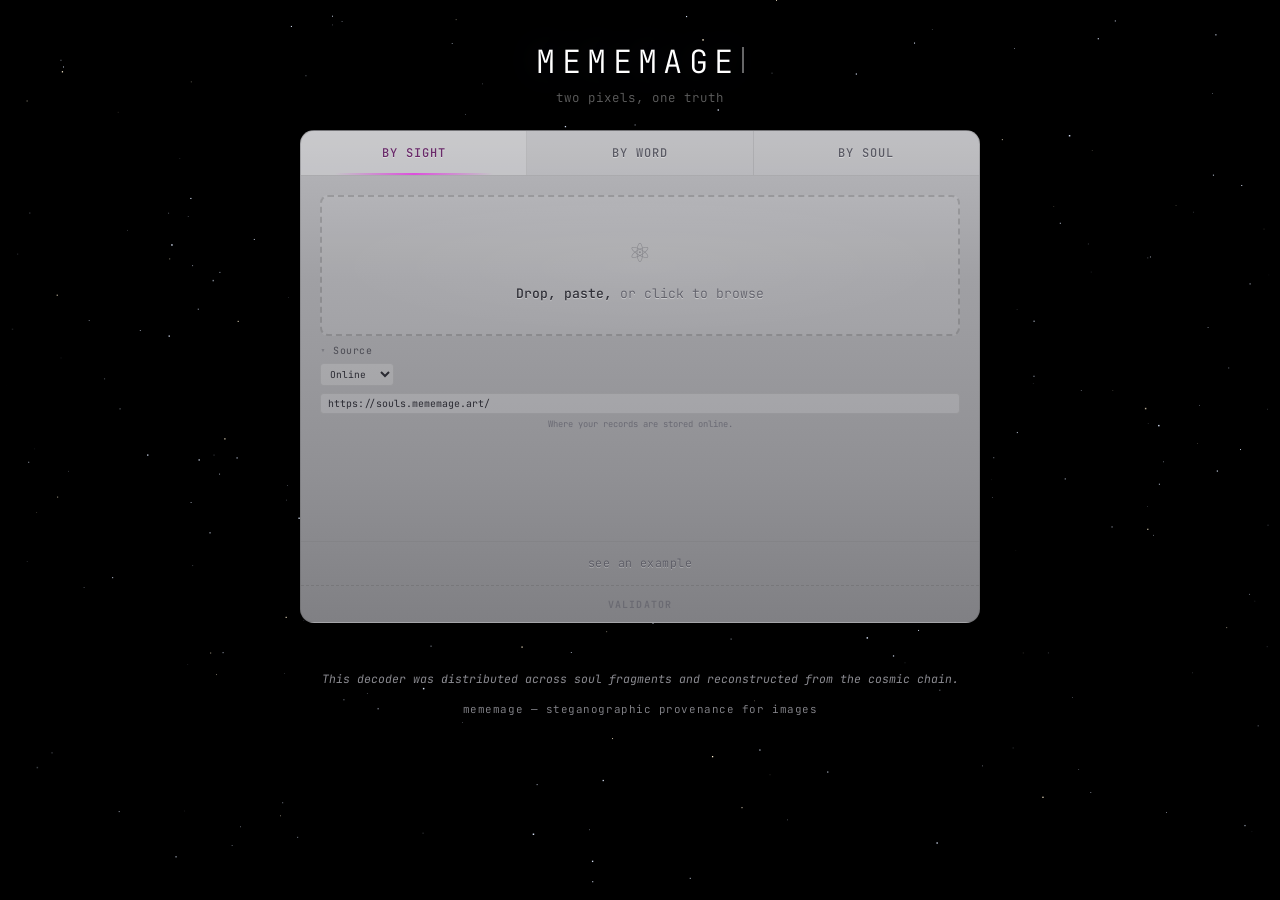
<file: docs/index.html>
<!DOCTYPE html>
<html lang="en">
<head>
<meta charset="UTF-8">
<meta name="viewport" content="width=device-width, initial-scale=1.0, viewport-fit=cover">
<title>Mememage — decode the origin story of an image</title>
<link rel="icon" href="data:image/svg+xml;utf8,%3Csvg%20xmlns%3D'http%3A%2F%2Fwww.w3.org%2F2000%2Fsvg'%20viewBox%3D'0%200%20100%20100'%3E%3Crect%20width%3D'100'%20height%3D'100'%20fill%3D'%23fff'%2F%3E%3Crect%20x%3D'3'%20y%3D'3'%20width%3D'94'%20height%3D'74'%20fill%3D'%23000'%2F%3E%3Crect%20y%3D'80'%20width%3D'33.34'%20height%3D'20'%20fill%3D'%23dc50dc'%2F%3E%3Crect%20x%3D'33.33'%20y%3D'80'%20width%3D'33.34'%20height%3D'20'%20fill%3D'%23dcc83c'%2F%3E%3Crect%20x%3D'66.66'%20y%3D'80'%20width%3D'33.34'%20height%3D'20'%20fill%3D'%233cc8dc'%2F%3E%3C%2Fsvg%3E">
<meta name="description" content="Every conceived image carries a hidden signature. Drop an image to reveal its birth certificate — celestial positions, machine state, kernel entropy, and a time-locked birthplace.">
<!-- Social preview (Open Graph + Twitter Card) -->
<meta property="og:type" content="website">
<meta property="og:site_name" content="Mememage">
<meta property="og:url" content="https://souls.mememage.art/">
<meta property="og:title" content="Mememage — decode the origin story of an image">
<meta property="og:description" content="Drop an image. The bar points to its record, verified by hash.">
<meta property="og:image" content="https://souls.mememage.art/img/og-decoder.png">
<meta property="og:image:width" content="1200">
<meta property="og:image:height" content="630">
<meta property="og:image:alt" content="Mememage decoder">
<meta name="twitter:card" content="summary_large_image">
<meta name="twitter:title" content="Mememage — decode the origin story of an image">
<meta name="twitter:description" content="Drop an image. The bar points to its record, verified by hash.">
<meta name="twitter:image" content="https://souls.mememage.art/img/og-decoder.png"><link rel="stylesheet" href="css/theme.css?v=8b95a70">
<link rel="stylesheet" href="css/layout.css?v=8b95a70">
<link rel="stylesheet" href="css/mememage.css?v=8b95a70">
<link rel="stylesheet" href="css/cosmic-planetarium.css?v=8b95a70">
<script>if(location.search.indexOf('from=')>=0)document.documentElement.classList.add('portal-transit');</script>
<!--MEMEMAGE_SOULS_BASE--><!-- a self-hosted mint server replaces the preceding marker comment with a <script> setting window.MEMEMAGE_SOULS_BASE, so the decoder defaults its record Source to the local souls face; on GitHub Pages the comment stays inert and the IA default applies -->
</head>
<body>

<canvas id="starfield"></canvas>
<!-- Source URL suggestions (this host's default + Internet Archive), filled by
     populateSourceSuggestions() so a self-hoster can one-click switch surfaces. -->
<datalist id="sourceSuggest"></datalist>

<div class="panel-layout">
<div class="panel-left">

<div class="page-header">
  <h1>Mememage</h1>
  <p class="subtitle">decode the origin story of an image</p>
</div>

<div class="input-section">
  <div class="input-tabs">
    <button class="input-tab active" data-panel="imagePanel">By Sight</button>
    <button class="input-tab" data-panel="lookupPanel">By Word</button>
    <button class="input-tab" data-panel="verifyPanel">By Soul</button>
  </div>
  <div class="input-panel active" id="imagePanel">
    <div class="input-panel-wrap">
      <div class="drop-zone" id="dropZone">
        <span class="drop-icon">&#9883;</span>
        <p><strong>Drop, paste,</strong> or click to browse</p>
        <input type="file" id="fileInput" accept="image/*">
      </div>
      <details class="lookup-source" open data-source-mode="online">
        <summary>Source</summary>
        <div class="lookup-source-mode-row">
          <select class="lookup-source-mode" data-source-mode-select>
            <option value="online">Online</option>
            <option value="offline">Offline</option>
          </select>
        </div>
        <div class="lookup-source-row" data-mode-scope="online">
          <input id="imageSource" type="text" list="sourceSuggest" placeholder="https://souls.mememage.art/">
        </div>
        <p class="lookup-source-hint" data-mode-scope="online">Where your records are stored online.</p>
        <div class="offline-row" data-mode-scope="offline">
          <button type="button" class="offline-pick-btn" data-offline-pick>Load local folder</button>
          <span class="offline-count" data-offline-count>0 records offline</span>
          <input type="file" class="offline-input" webkitdirectory directory multiple>
        </div>
        <p class="lookup-source-hint" data-mode-scope="offline">Pick the folder of your <em>.soul</em> files.</p>
      </details>
      <div class="drop-error" id="imageError"></div>
    </div>
  </div>
  <div class="input-panel" id="lookupPanel">
    <div class="input-panel-wrap">
      <div class="lookup-form">
        <input class="lookup-input" id="lookupInput" type="text" placeholder="mememage-identifier">
        <button class="lookup-btn" id="lookupBtn">Fetch</button>
      </div>
      <details class="lookup-source" open data-source-mode="online">
        <summary>Source</summary>
        <div class="lookup-source-mode-row">
          <select class="lookup-source-mode" data-source-mode-select>
            <option value="online">Online</option>
            <option value="offline">Offline</option>
          </select>
        </div>
        <div class="lookup-source-row" data-mode-scope="online">
          <input id="lookupSource" type="text" list="sourceSuggest" placeholder="https://souls.mememage.art/">
        </div>
        <p class="lookup-source-hint" data-mode-scope="online">Where your records are stored online.</p>
        <div class="offline-row" data-mode-scope="offline">
          <button type="button" class="offline-pick-btn" data-offline-pick>Load local folder</button>
          <span class="offline-count" data-offline-count>0 records offline</span>
          <input type="file" class="offline-input" webkitdirectory directory multiple>
        </div>
        <p class="lookup-source-hint" data-mode-scope="offline">Pick the folder of your <em>.soul</em> files.</p>
      </details>
      <div class="lookup-hint">Enter an identifier to fetch and verify a record from configured source. Drop image into <em>By Sight</em> to see full certificate. Soul alone renders a partial read.</div>
      <div class="panel-error-head" id="lookupErrorHead"></div>
      <div class="panel-error-body" id="lookupErrorBody"></div>
    </div>
  </div>
  <div class="input-panel" id="verifyPanel">
    <div class="input-panel-wrap">
      <div class="verify-pair">
        <div class="verify-slot" id="verifyImageSlot">
          <div class="drop-zone" id="verifyImageDrop">
            <span class="drop-icon">&#9883;</span>
            <p><strong>Body</strong></p>
            <p class="drop-hint">image</p>
            <input type="file" id="verifyImageInput" accept="image/*">
          </div>
        </div>
        <div class="verify-link"></div>
        <div class="verify-slot" id="verifyJsonSlot">
          <div class="drop-zone" id="verifyJsonDrop">
            <span class="drop-icon">{}</span>
            <p><strong>Soul</strong></p>
            <p class="drop-hint">.soul record</p>
            <input type="file" id="verifyJsonInput">
          </div>
        </div>
      </div>
      <!-- Body preview — shows the uploaded body image (like By Sight's
           preview) so the creator sees what they dropped. -->
      <div class="verify-preview" id="verifyPreview" hidden><img id="verifyPreviewImg" alt="uploaded body"></div>
      <div class="verify-status" id="verifyStatus"></div>
    </div>
  </div>
  <div class="input-panel" id="examplePanel">
    <div class="input-panel-wrap example-blurb">
      <p class="example-heading">Example certificate</p>
      <p class="example-body">A real Mememage certificate — origin, the sky and machine at conception, rarity, and the creator&rsquo;s signature, all rebuilt from the record its 2-pixel bar points to. Any image can carry that bar; drop one that does to verify it yourself.</p>
    </div>
  </div>
  <div class="console-preview" id="preview"><img class="preview-img" id="previewImg"></div>
  <div class="console-status" id="status"></div>
  <div class="console-ia" id="iaLinkBanner"></div>
  <div class="console-example" id="tryExample"><a href="#" id="tryExampleLink">see an example</a></div>
  <div class="evidence-wrap"><a href="validator.html" class="portal-link portal-yin" id="portalLink">Validator</a></div>
</div>

<div class="bar-card" id="barCard"></div>

</div><!-- end panel-left -->
<div class="cert-wrap panel-right panel-right-has-player" id="certWrap"></div>
<div class="panel-footer">
  <p class="note">This decoder was distributed across soul fragments and reconstructed from the cosmic chain.</p>
  <footer class="page-footer">mememage &mdash; steganographic provenance for images</footer>
</div>
</div><!-- end panel-layout -->

<script src="js/theme.js?v=8b95a70"></script>
<script src="js/data.js?v=8b95a70"></script>
<script src="js/rs.js?v=8b95a70"></script>
<script src="js/codec.js?v=8b95a70"></script>
<script src="js/image-decode.js?v=8b95a70"></script>
<script src="js/rng.js?v=8b95a70"></script>
<script src="js/cosmic-starfield.js?v=8b95a70"></script>
<script src="js/starfield.js?v=8b95a70"></script>
<script src="js/cosmic-planetarium.js?v=8b95a70"></script>
<script src="js/png-meta.js?v=8b95a70"></script>
<script src="js/nacl.min.js?v=8b95a70"></script>
<script src="js/html2canvas-pro.min.js?v=8b95a70"></script>
<script src="js/verify.js?v=8b95a70"></script>
<script src="js/access.js?v=8b95a70"></script>
<script src="js/birth-text.js?v=8b95a70"></script>
<script src="js/rarity-helpers.js?v=8b95a70"></script>
<script src="js/age-names.js?v=8b95a70"></script>
<script src="js/cert-renderer.js?v=8b95a70"></script>
<script src="js/sky-band.js?v=8b95a70"></script>
<script src="js/gen-band.js?v=8b95a70"></script>
<script src="js/machine-band.js?v=8b95a70"></script>
<script src="js/cosmic-audio.js?v=8b95a70"></script>
<script src="js/cosmic-player.js?v=8b95a70"></script>
<script src="js/portal.js?v=8b95a70"></script>
<script src="js/ui.js?v=8b95a70"></script>
<script src="js/typewriter.js?v=8b95a70"></script>
</body>
</html>
</file>
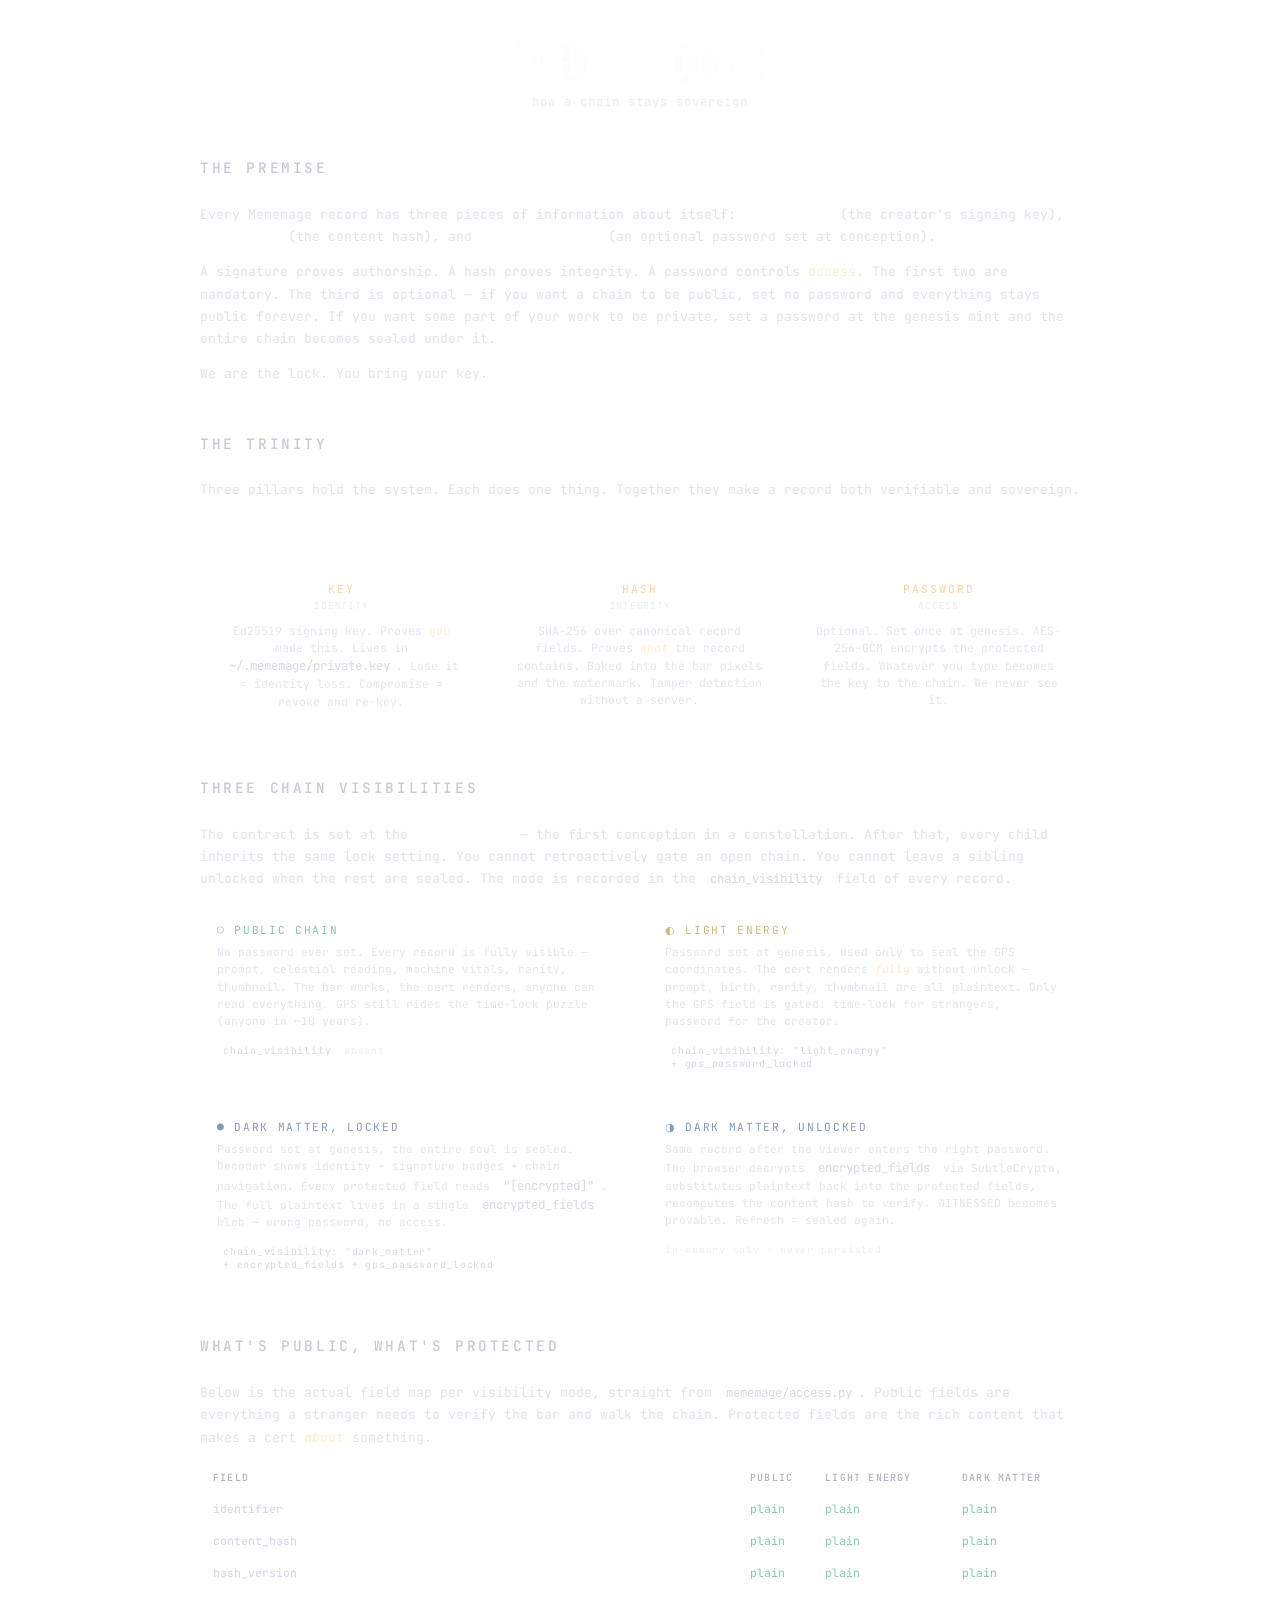
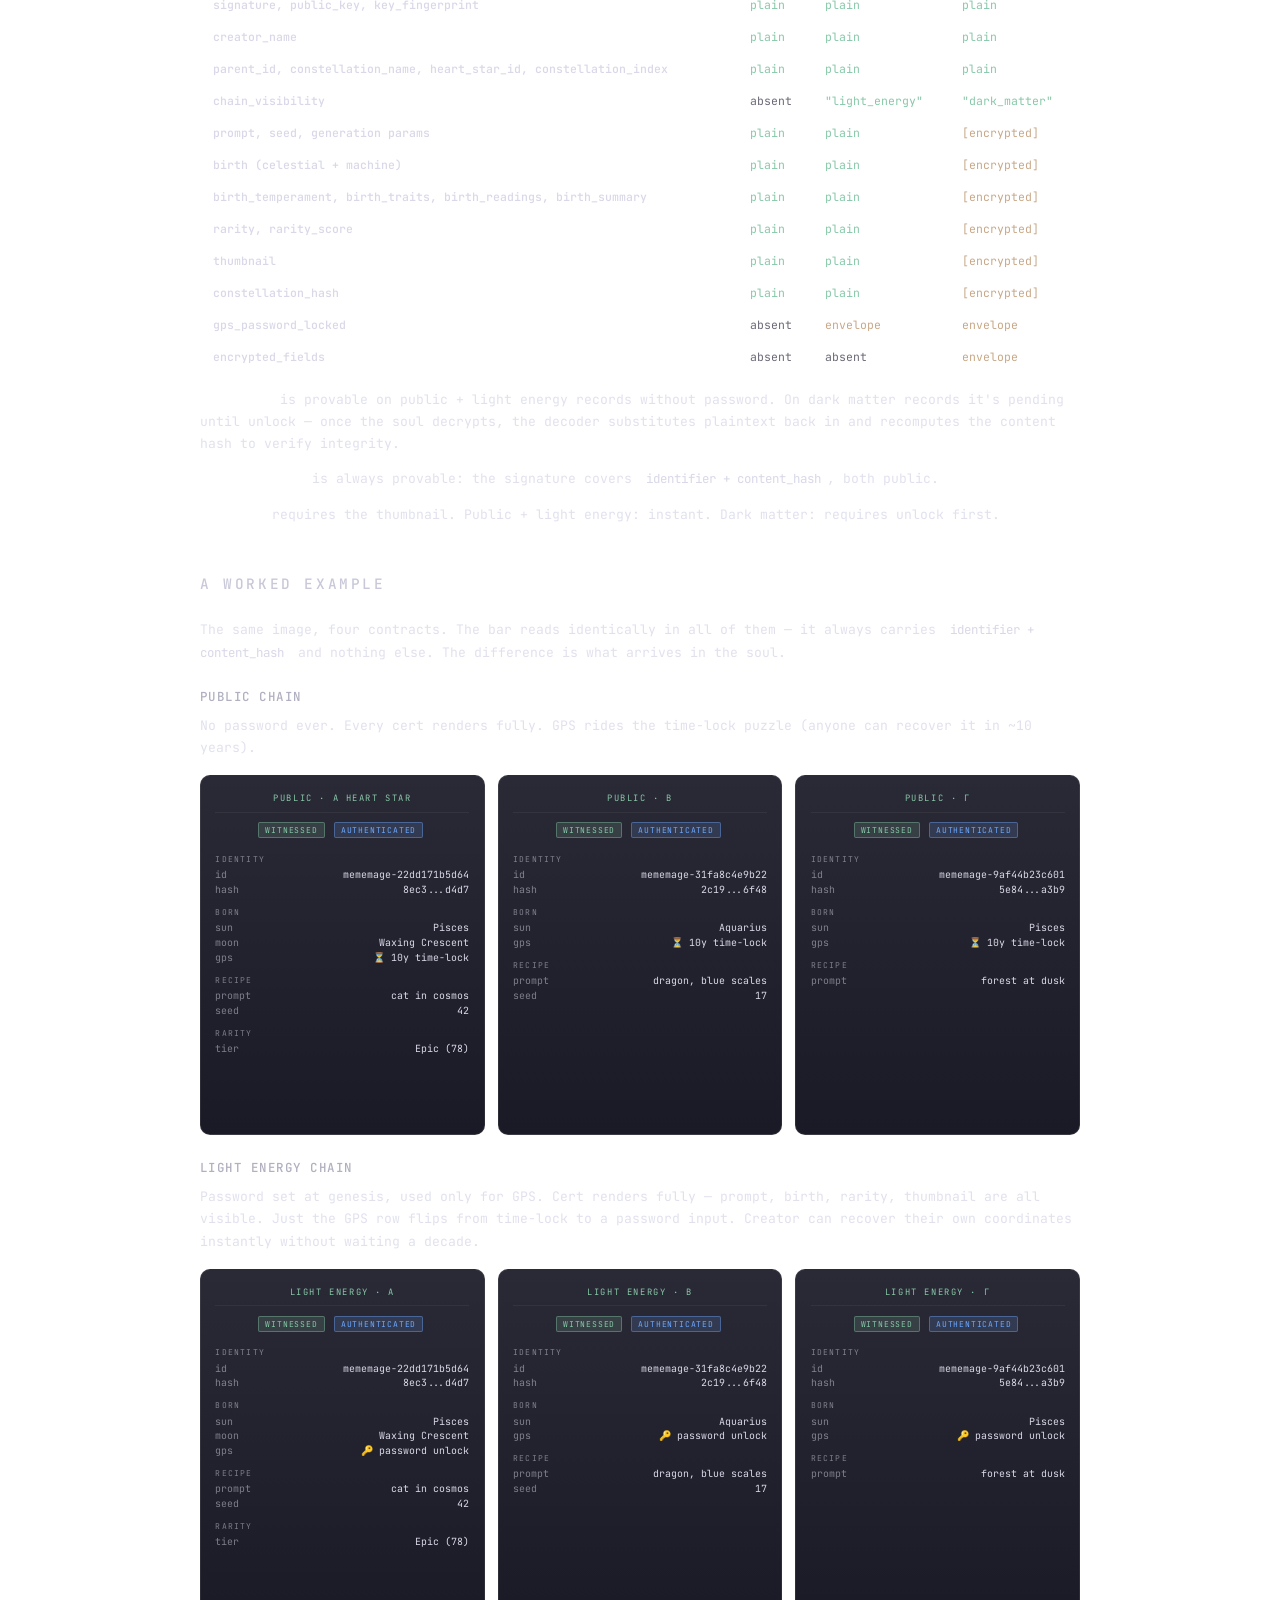
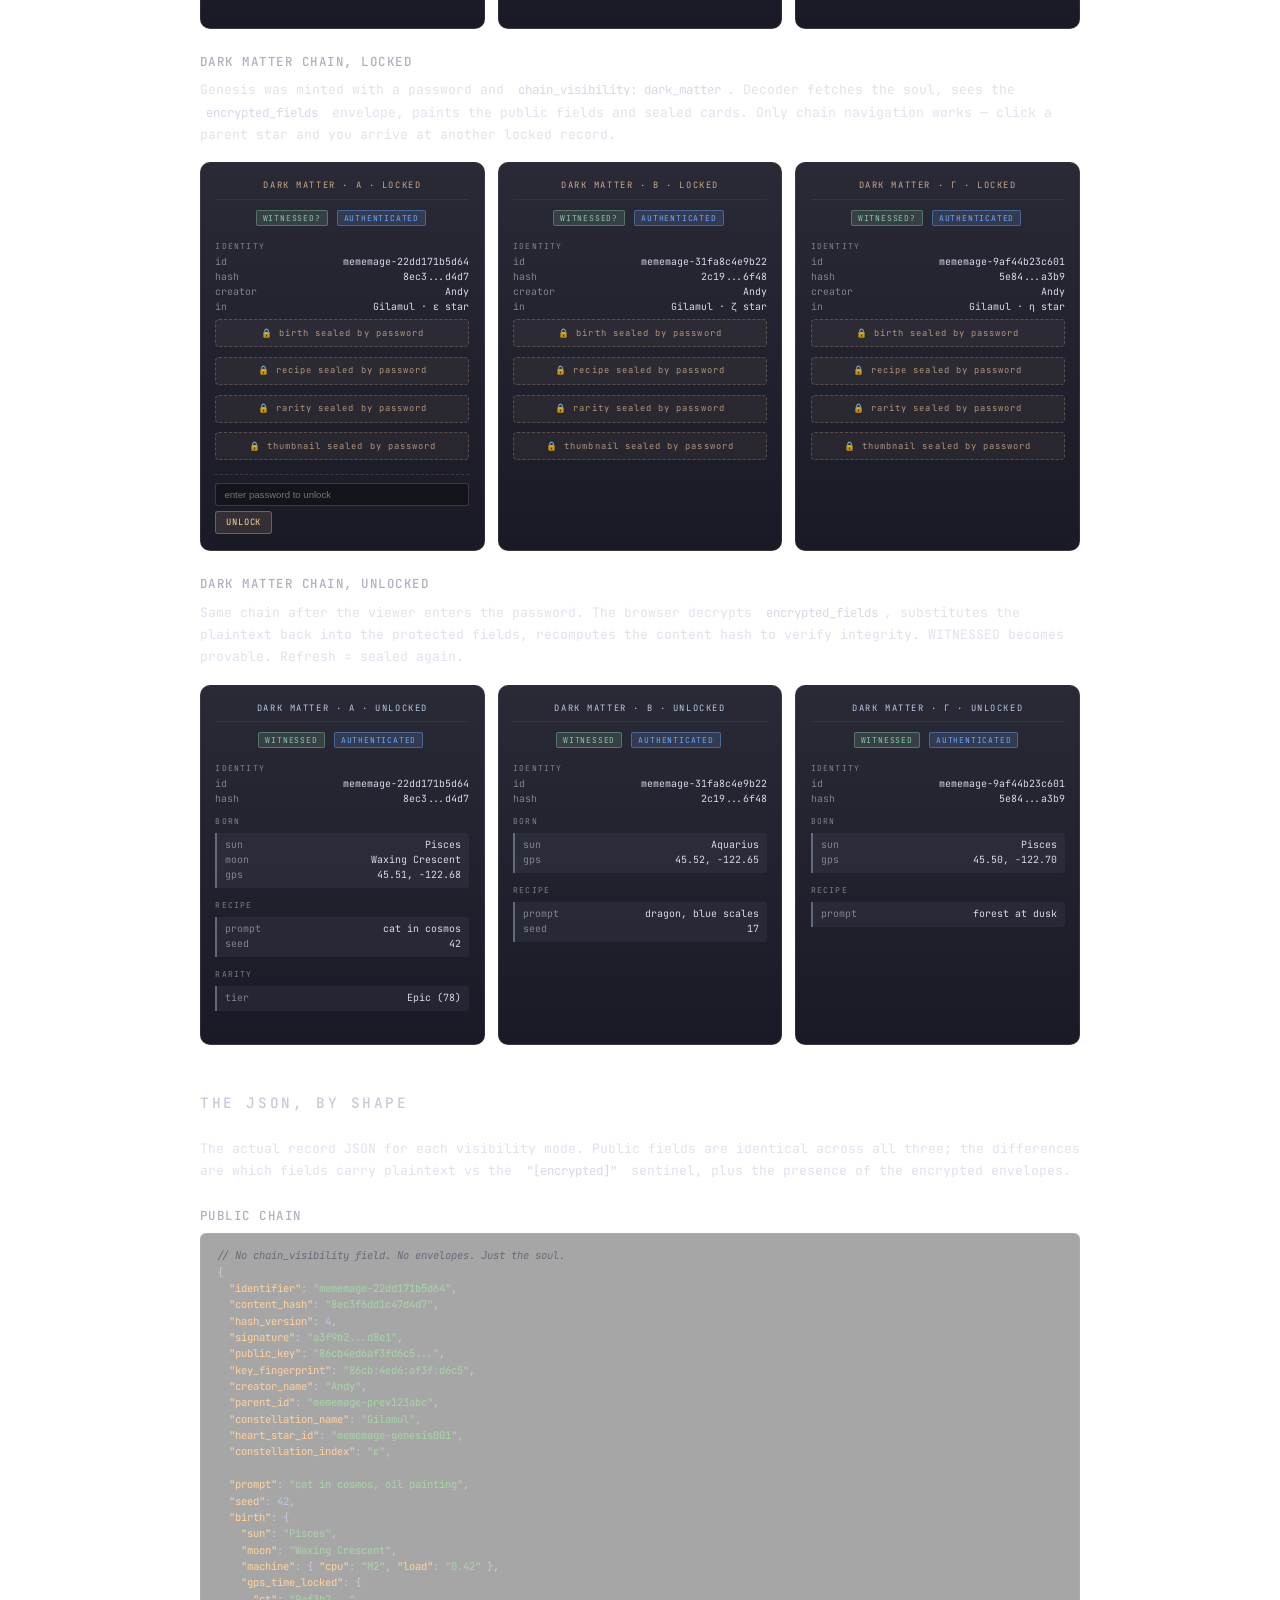
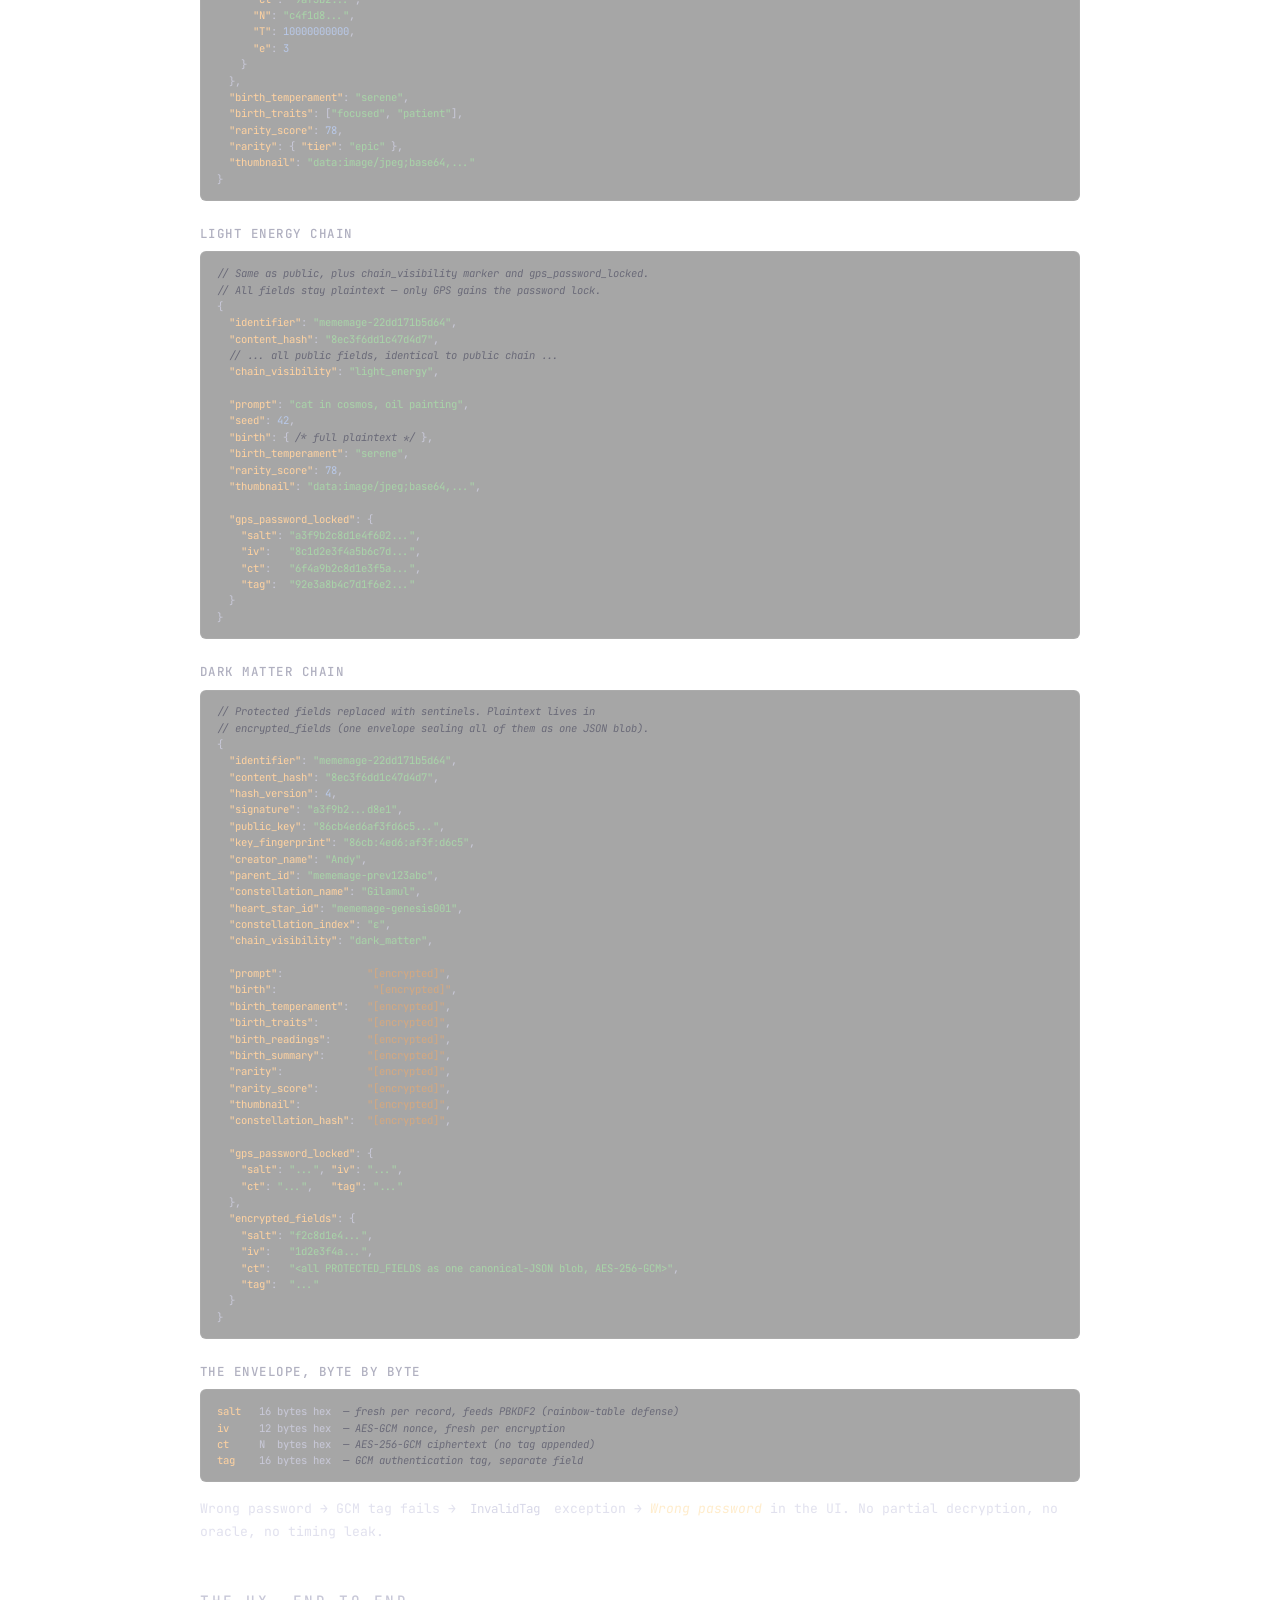
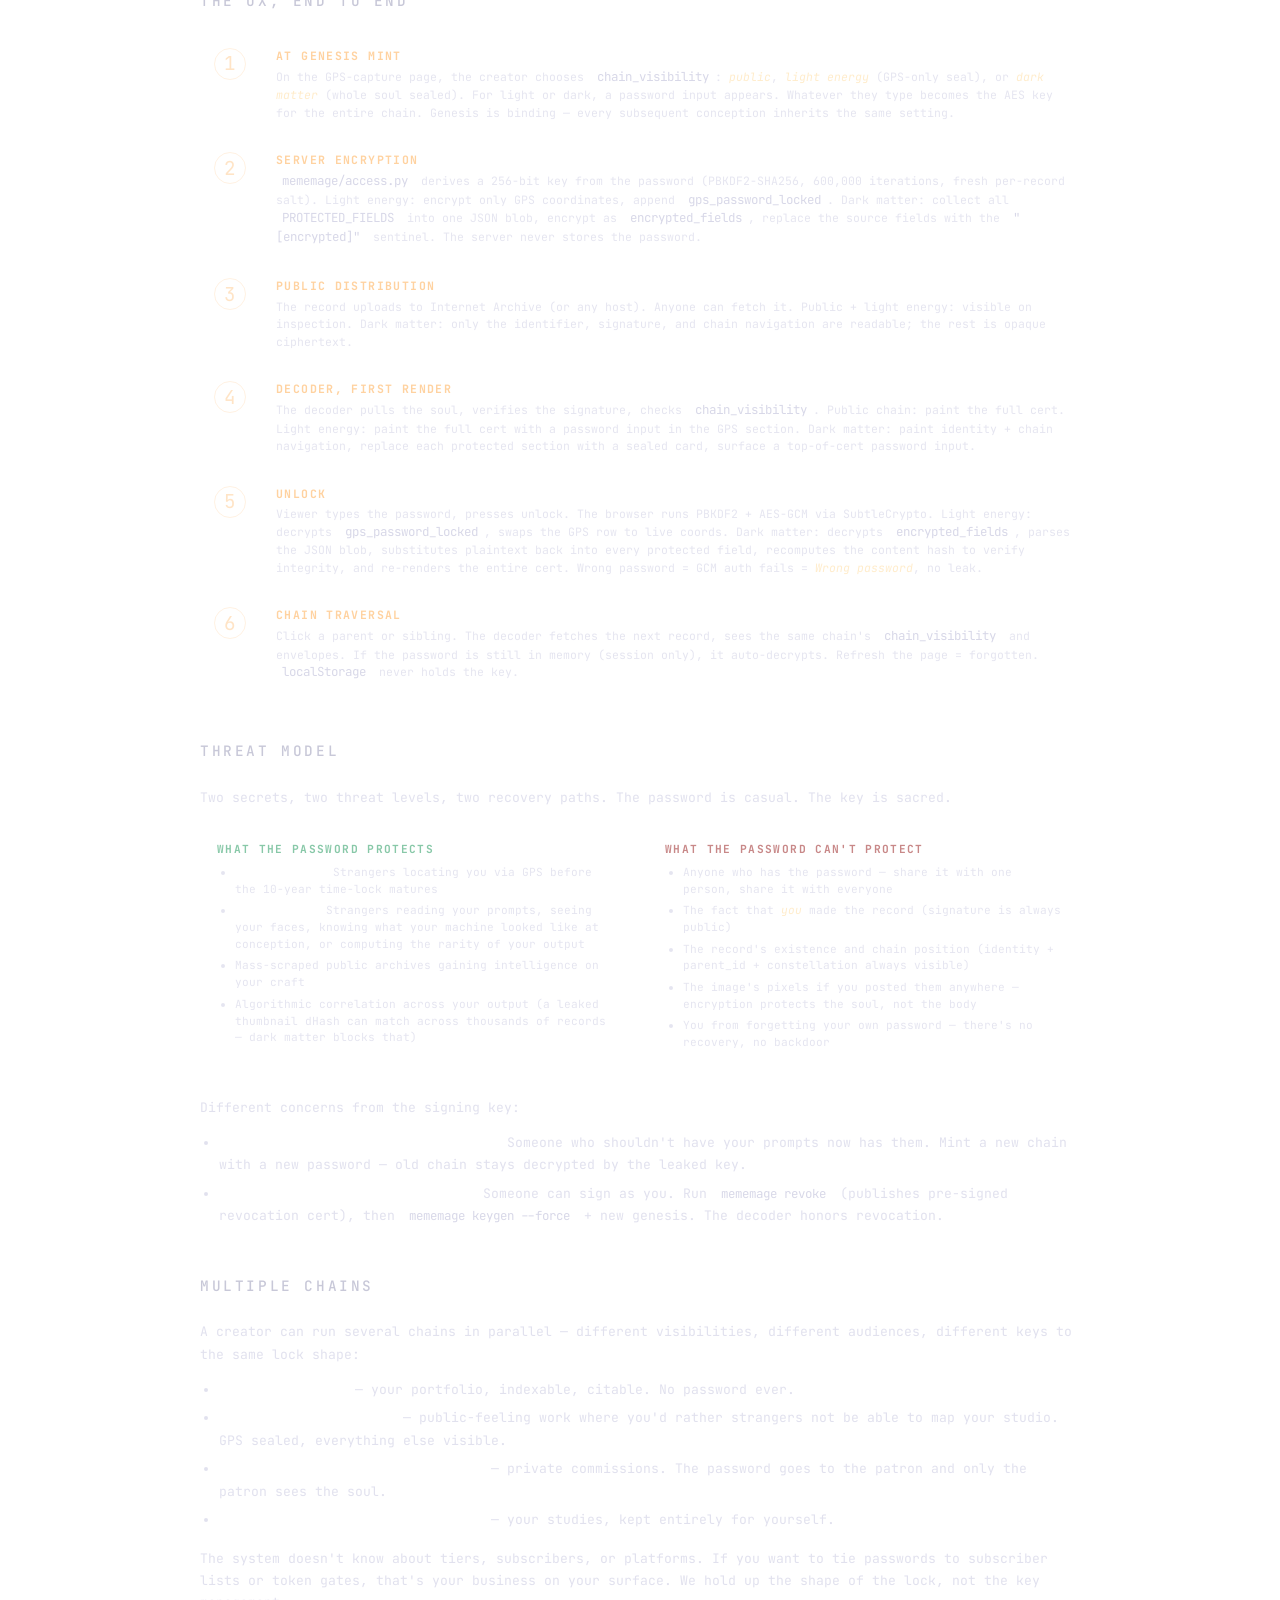
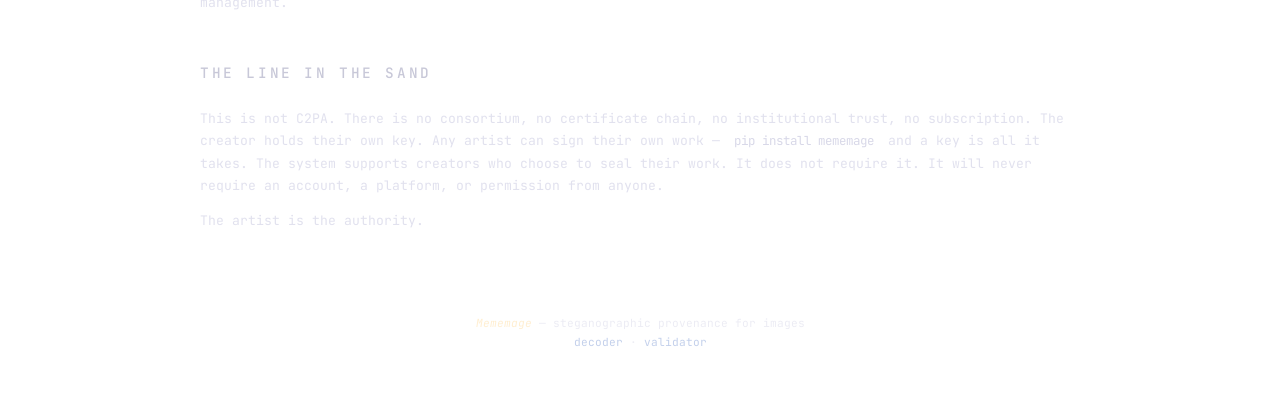
<file: docs/access-layer.html>
<!DOCTYPE html>
<!-- Iteration page (private). Provenance: documents the creator access layer ("The Lock") — keys, hashes, passwords, chain gating. -->
<html lang="en">
<head>
<meta charset="UTF-8">
<meta name="viewport" content="width=device-width, initial-scale=1.0">
<title>Mememage — The Lock</title>
<link rel="stylesheet" href="css/layout.css">
<link rel="stylesheet" href="css/mememage.css">
<style>
  body { padding: 2.5rem 1.2rem 4rem; }
  .doc-wrap { max-width: 880px; margin: 0 auto; }
  .doc-header { text-align: center; margin-bottom: 3rem; }
  .doc-header h1 { font-size: 2.2rem; font-weight: 300; letter-spacing: 0.2em; text-transform: uppercase; margin: 0 0 0.4rem; color: #fff; text-shadow: 0 0 40px rgba(120, 140, 220, 0.2); }
  .doc-header .subtitle { font-size: 0.78rem; font-weight: 300; letter-spacing: 0.08em; color: rgba(220,220,235,0.65); }

  .doc-section { margin: 0 0 3rem; }
  .doc-section h2 {
    font-size: 0.9rem; font-weight: 500; letter-spacing: 0.18em;
    text-transform: uppercase; color: #c8c8d8;
    border-bottom: 1px solid rgba(255,255,255,0.08);
    padding-bottom: 0.4rem; margin: 0 0 1.2rem;
  }
  .doc-section h3 {
    font-size: 0.78rem; font-weight: 500; letter-spacing: 0.12em;
    text-transform: uppercase; color: #b0b0c0;
    margin: 1.5rem 0 0.6rem;
  }
  .doc-section p, .doc-section li {
    font-size: 0.82rem; line-height: 1.7; color: rgba(220,220,235,0.85);
    margin: 0 0 0.8rem;
  }
  .doc-section li { margin-bottom: 0.4rem; }
  .doc-section ul { padding-left: 1.2rem; margin: 0 0 1rem; }
  .doc-section em { color: rgba(255,235,200,0.95); font-style: italic; }
  .doc-section strong { color: #fff; font-weight: 500; }
  .doc-section code {
    font-family: 'JetBrains Mono', monospace; font-size: 0.78rem;
    background: rgba(255,255,255,0.05); padding: 1px 6px; border-radius: 3px;
    color: #d8d8e8;
  }

  /* The trinity diagram */
  .trinity {
    display: grid; grid-template-columns: repeat(3, 1fr); gap: 1rem;
    margin: 1rem 0 1.5rem;
  }
  .trinity-col {
    border: 1px solid rgba(255,255,255,0.08);
    border-radius: 8px; padding: 1.2rem 1rem; text-align: center;
    background: rgba(255,255,255,0.02);
  }
  .trinity-glyph {
    font-size: 1.8rem; margin-bottom: 0.4rem; letter-spacing: 0.05em;
    color: #fff; opacity: 0.9;
  }
  .trinity-name {
    font-size: 0.7rem; letter-spacing: 0.18em; text-transform: uppercase;
    color: #ffd2a0; margin-bottom: 0.2rem;
  }
  .trinity-role {
    font-size: 0.6rem; letter-spacing: 0.08em; text-transform: uppercase;
    color: rgba(220,220,235,0.5); margin-bottom: 0.6rem;
  }
  .trinity-desc {
    font-size: 0.72rem; line-height: 1.5; color: rgba(220,220,235,0.75);
  }
  @media (max-width: 679px) {
    .trinity { grid-template-columns: 1fr; }
  }

  /* States diagram */
  .states {
    display: grid; grid-template-columns: repeat(2, 1fr); gap: 1rem;
    margin: 1rem 0 1.5rem;
  }
  .state-col {
    border: 1px solid rgba(255,255,255,0.08);
    border-radius: 8px; padding: 1rem; background: rgba(255,255,255,0.02);
  }
  .state-name {
    font-size: 0.7rem; letter-spacing: 0.15em; text-transform: uppercase;
    margin-bottom: 0.4rem;
  }
  .state-name.public { color: #88c8a8; }
  .state-name.light  { color: #d4b87b; }
  .state-name.dark   { color: #8898b8; }
  .state-desc { font-size: 0.7rem; line-height: 1.55; color: rgba(220,220,235,0.78); margin-bottom: 0.4rem; }
  .state-marker {
    font-size: 0.6rem; letter-spacing: 0.08em;
    color: rgba(220,220,235,0.5);
    border-top: 1px dashed rgba(255,255,255,0.08);
    padding-top: 0.4rem; margin-top: 0.4rem;
    font-family: 'JetBrains Mono', monospace;
  }
  .state-marker code { font-size: 0.62rem; }
  @media (max-width: 679px) {
    .states { grid-template-columns: 1fr; }
  }

  /* JSON code block */
  pre.json {
    background: rgba(0,0,0,0.35);
    border: 1px solid rgba(255,255,255,0.06);
    border-radius: 6px; padding: 0.8rem 1rem;
    font-family: 'JetBrains Mono', monospace;
    font-size: 0.66rem; line-height: 1.55;
    color: #c8c8d8;
    overflow-x: auto;
    margin: 0.5rem 0 1rem;
    white-space: pre;
  }
  pre.json .k    { color: #ffd2a0; }   /* keys */
  pre.json .s    { color: #a8d4a8; }   /* strings */
  pre.json .n    { color: #b8c8e8; }   /* numbers */
  pre.json .com  { color: #6a6a78; font-style: italic; } /* comments */
  pre.json .seal { color: #d4a880; }   /* sentinels / encrypted markers */

  /* Field visibility table */
  .field-table {
    width: 100%; border-collapse: collapse; font-size: 0.72rem;
    margin: 0.5rem 0 1rem;
    background: rgba(255,255,255,0.02);
    border: 1px solid rgba(255,255,255,0.06);
    border-radius: 8px; overflow: hidden;
  }
  .field-table th, .field-table td {
    padding: 0.5rem 0.75rem; text-align: left;
    border-bottom: 1px solid rgba(255,255,255,0.04);
  }
  .field-table th {
    font-size: 0.62rem; letter-spacing: 0.12em; text-transform: uppercase;
    background: rgba(255,255,255,0.03); color: #b0b0c0;
    font-weight: 500;
  }
  .field-table td:first-child { color: #d8d8e8; font-weight: 500; }
  .field-table .yes { color: #88c8a8; }
  .field-table .no  { color: #6a6a78; }
  .field-table .lock { color: #c8a888; }
  .field-table tr:last-child td { border-bottom: none; }

  /* Mock cert previews */
  .mock-row {
    display: grid; grid-template-columns: repeat(3, 1fr); gap: 0.8rem;
    margin: 1rem 0 1.5rem;
  }
  .mock-cert {
    background: linear-gradient(180deg, #2a2a36 0%, #1a1a26 100%);
    border: 1px solid rgba(255,255,255,0.08);
    border-radius: 10px; padding: 1rem 0.9rem;
    font-size: 0.62rem; line-height: 1.5;
    color: rgba(220,220,235,0.85);
    min-height: 360px;
    display: flex; flex-direction: column;
  }
  .mock-label {
    font-size: 0.55rem; letter-spacing: 0.18em; text-transform: uppercase;
    color: rgba(220,220,235,0.55);
    text-align: center;
    margin-bottom: 0.6rem;
    padding-bottom: 0.4rem;
    border-bottom: 1px solid rgba(255,255,255,0.05);
  }
  .mock-row-public .mock-label { color: #88c8a8; }
  .mock-row-locked .mock-label { color: #c8a888; }
  .mock-row-unlocked .mock-label { color: #b8c8e8; }
  .mock-cert .mc-sec {
    font-size: 0.5rem; letter-spacing: 0.15em; text-transform: uppercase;
    color: rgba(220,220,235,0.5); margin: 0.5rem 0 0.2rem;
  }
  .mock-cert .mc-row { display: flex; justify-content: space-between; gap: 0.4rem; }
  .mock-cert .mc-k { color: rgba(220,220,235,0.5); }
  .mock-cert .mc-v { color: #d8d8e8; text-align: right; }
  .mock-cert .mc-locked {
    background: rgba(200,168,136,0.06);
    border: 1px dashed rgba(200,168,136,0.3);
    border-radius: 4px; padding: 0.4rem; text-align: center;
    color: rgba(200,168,136,0.85);
    font-size: 0.55rem; letter-spacing: 0.12em;
    margin: 0.3rem 0;
  }
  .mock-cert .mc-pw {
    margin-top: 0.6rem;
    border-top: 1px dashed rgba(200,168,136,0.2);
    padding-top: 0.5rem;
  }
  .mock-cert .mc-pw-input {
    background: rgba(0,0,0,0.3);
    border: 1px solid rgba(200,168,136,0.25);
    border-radius: 3px; padding: 0.3rem 0.5rem;
    font-size: 0.6rem; color: #c8c8d8;
    display: block; width: 100%;
  }
  .mock-cert .mc-pw-btn {
    background: rgba(200,168,136,0.15);
    border: 1px solid rgba(200,168,136,0.4);
    color: #ffd2a0; padding: 0.25rem 0.6rem;
    font-size: 0.55rem; letter-spacing: 0.1em;
    border-radius: 3px; margin-top: 0.3rem;
    text-transform: uppercase; display: inline-block;
  }
  .mock-cert .mc-revealed {
    background: rgba(184,200,232,0.06);
    border-left: 2px solid rgba(184,200,232,0.4);
    padding: 0.3rem 0.5rem; margin: 0.2rem 0;
    border-radius: 0 3px 3px 0;
  }
  .mock-cert .mc-badge {
    display: inline-block; padding: 1px 6px;
    font-size: 0.5rem; letter-spacing: 0.1em;
    border-radius: 2px; margin-right: 0.2rem;
  }
  .mock-cert .mc-badge.witnessed { background: rgba(136,200,168,0.15); color: #88c8a8; border: 1px solid rgba(136,200,168,0.4); }
  .mock-cert .mc-badge.authenticated { background: rgba(110,168,254,0.15); color: #6ea8fe; border: 1px solid rgba(110,168,254,0.4); }
  .mock-cert .mc-badges { text-align: center; margin-bottom: 0.4rem; }
  @media (max-width: 679px) {
    .mock-row { grid-template-columns: 1fr; }
    .mock-cert { min-height: 0; }
  }

  /* UX flow diagram */
  .flow {
    display: flex; flex-direction: column; gap: 0.5rem;
    margin: 1rem 0 1.5rem;
  }
  .flow-step {
    display: grid; grid-template-columns: 60px 1fr; gap: 1rem;
    align-items: start;
    padding: 0.7rem 0;
    border-bottom: 1px solid rgba(255,255,255,0.04);
  }
  .flow-step:last-child { border-bottom: none; }
  .flow-num {
    font-size: 1.2rem; color: rgba(255,210,160,0.6);
    text-align: center; line-height: 1;
    border: 1px solid rgba(255,210,160,0.3); border-radius: 50%;
    width: 32px; height: 32px;
    display: flex; align-items: center; justify-content: center;
    margin: 0 auto;
  }
  .flow-content h4 {
    font-size: 0.72rem; letter-spacing: 0.12em;
    text-transform: uppercase;
    color: #ffd2a0; margin: 0 0 0.3rem;
  }
  .flow-content p {
    font-size: 0.72rem; line-height: 1.5;
    color: rgba(220,220,235,0.75); margin: 0;
  }

  /* Threat model */
  .threat-grid {
    display: grid; grid-template-columns: 1fr 1fr; gap: 1rem;
    margin: 1rem 0 1.5rem;
  }
  .threat-cell {
    border: 1px solid rgba(255,255,255,0.08);
    border-radius: 8px; padding: 1rem;
    background: rgba(255,255,255,0.02);
  }
  .threat-cell h4 {
    font-size: 0.7rem; letter-spacing: 0.12em;
    text-transform: uppercase; margin: 0 0 0.5rem;
  }
  .threat-cell.protect h4 { color: #88c8a8; }
  .threat-cell.cant h4 { color: #c88888; }
  .threat-cell ul { padding-left: 1.1rem; margin: 0; }
  .threat-cell li {
    font-size: 0.7rem; line-height: 1.5;
    color: rgba(220,220,235,0.75); margin-bottom: 0.3rem;
  }
  @media (max-width: 679px) {
    .threat-grid { grid-template-columns: 1fr; }
  }

  /* Footer note */
  .doc-footer {
    text-align: center;
    margin-top: 3rem; padding-top: 2rem;
    border-top: 1px solid rgba(255,255,255,0.06);
    font-size: 0.7rem; line-height: 1.7;
    color: rgba(220,220,235,0.55);
  }
  .doc-footer em { color: rgba(255,235,200,0.85); }
  .doc-footer a { color: rgba(184,200,232,0.85); text-decoration: none; }
  .doc-footer a:hover { text-decoration: underline; }
</style>
</head>
<body>

<canvas id="starfield"></canvas>

<div class="doc-wrap">

  <div class="doc-header">
    <h1>The Lock</h1>
    <p class="subtitle">how a chain stays sovereign</p>
  </div>

  <div class="doc-section">
    <h2>The Premise</h2>
    <p>
      Every Mememage record has three pieces of information about itself:
      <strong>who made it</strong> (the creator's signing key),
      <strong>what it is</strong> (the content hash),
      and <strong>who can read it</strong> (an optional password set at conception).
    </p>
    <p>
      A signature proves authorship. A hash proves integrity. A password
      controls <em>access</em>. The first two are mandatory. The third is
      optional — if you want a chain to be public, set no password and
      everything stays public forever. If you want some part of your work
      to be private, set a password at the genesis mint and the entire
      chain becomes sealed under it.
    </p>
    <p>
      We are the lock. You bring your key.
    </p>
  </div>

  <div class="doc-section">
    <h2>The Trinity</h2>
    <p>
      Three pillars hold the system. Each does one thing. Together they
      make a record both verifiable and sovereign.
    </p>

    <div class="trinity">
      <div class="trinity-col">
        <div class="trinity-glyph">⚷</div>
        <div class="trinity-name">Key</div>
        <div class="trinity-role">Identity</div>
        <div class="trinity-desc">
          Ed25519 signing key. Proves <em>you</em> made this. Lives in
          <code>~/.mememage/private.key</code>. Lose it = identity loss.
          Compromise = revoke and re-key.
        </div>
      </div>
      <div class="trinity-col">
        <div class="trinity-glyph">#</div>
        <div class="trinity-name">Hash</div>
        <div class="trinity-role">Integrity</div>
        <div class="trinity-desc">
          SHA-256 over canonical record fields. Proves <em>what</em> the
          record contains. Baked into the bar pixels and the watermark.
          Tamper detection without a server.
        </div>
      </div>
      <div class="trinity-col">
        <div class="trinity-glyph">⌬</div>
        <div class="trinity-name">Password</div>
        <div class="trinity-role">Access</div>
        <div class="trinity-desc">
          Optional. Set once at genesis. AES-256-GCM encrypts the protected
          fields. Whatever you type becomes the key to the chain. We never
          see it.
        </div>
      </div>
    </div>
  </div>

  <div class="doc-section">
    <h2>Three Chain Visibilities</h2>
    <p>
      The contract is set at the <strong>genesis mint</strong> — the first
      conception in a constellation. After that, every child inherits the
      same lock setting. You cannot retroactively gate an open chain. You
      cannot leave a sibling unlocked when the rest are sealed. The mode
      is recorded in the <code>chain_visibility</code> field of every
      record.
    </p>

    <div class="states">
      <div class="state-col">
        <div class="state-name public">◯ Public Chain</div>
        <div class="state-desc">
          No password ever set. Every record is fully visible — prompt,
          celestial reading, machine vitals, rarity, thumbnail. The bar
          works, the cert renders, anyone can read everything. GPS still
          rides the time-lock puzzle (anyone in ~10 years).
        </div>
        <div class="state-marker"><code>chain_visibility</code> absent</div>
      </div>
      <div class="state-col">
        <div class="state-name light">◐ Light Energy</div>
        <div class="state-desc">
          Password set at genesis, used only to seal the GPS coordinates.
          The cert renders <em>fully</em> without unlock — prompt, birth,
          rarity, thumbnail are all plaintext. Only the GPS field is gated:
          time-lock for strangers, password for the creator.
        </div>
        <div class="state-marker"><code>chain_visibility: "light_energy"</code><br><code>+ gps_password_locked</code></div>
      </div>
      <div class="state-col">
        <div class="state-name dark">● Dark Matter, Locked</div>
        <div class="state-desc">
          Password set at genesis, the entire soul is sealed. Decoder shows
          identity + signature badges + chain navigation. Every protected
          field reads <code>"[encrypted]"</code>. The full plaintext lives in
          a single <code>encrypted_fields</code> blob — wrong password, no
          access.
        </div>
        <div class="state-marker"><code>chain_visibility: "dark_matter"</code><br><code>+ encrypted_fields + gps_password_locked</code></div>
      </div>
      <div class="state-col">
        <div class="state-name dark">◑ Dark Matter, Unlocked</div>
        <div class="state-desc">
          Same record after the viewer enters the right password. The
          browser decrypts <code>encrypted_fields</code> via SubtleCrypto,
          substitutes plaintext back into the protected fields, recomputes
          the content hash to verify. WITNESSED becomes provable.
          Refresh = sealed again.
        </div>
        <div class="state-marker">in-memory only · never persisted</div>
      </div>
    </div>
  </div>

  <div class="doc-section">
    <h2>What's Public, What's Protected</h2>
    <p>
      Below is the actual field map per visibility mode, straight from
      <code>mememage/access.py</code>. Public fields are everything a
      stranger needs to verify the bar and walk the chain. Protected
      fields are the rich content that makes a cert <em>about</em>
      something.
    </p>

    <table class="field-table">
      <thead>
        <tr>
          <th>Field</th>
          <th>Public</th>
          <th>Light Energy</th>
          <th>Dark Matter</th>
        </tr>
      </thead>
      <tbody>
        <tr><td>identifier</td><td class="yes">plain</td><td class="yes">plain</td><td class="yes">plain</td></tr>
        <tr><td>content_hash</td><td class="yes">plain</td><td class="yes">plain</td><td class="yes">plain</td></tr>
        <tr><td>hash_version</td><td class="yes">plain</td><td class="yes">plain</td><td class="yes">plain</td></tr>
        <tr><td>signature, public_key, key_fingerprint</td><td class="yes">plain</td><td class="yes">plain</td><td class="yes">plain</td></tr>
        <tr><td>creator_name</td><td class="yes">plain</td><td class="yes">plain</td><td class="yes">plain</td></tr>
        <tr><td>parent_id, constellation_name, heart_star_id, constellation_index</td><td class="yes">plain</td><td class="yes">plain</td><td class="yes">plain</td></tr>
        <tr><td>chain_visibility</td><td class="no">absent</td><td class="yes">"light_energy"</td><td class="yes">"dark_matter"</td></tr>
        <tr><td>prompt, seed, generation params</td><td class="yes">plain</td><td class="yes">plain</td><td class="lock">[encrypted]</td></tr>
        <tr><td>birth (celestial + machine)</td><td class="yes">plain</td><td class="yes">plain</td><td class="lock">[encrypted]</td></tr>
        <tr><td>birth_temperament, birth_traits, birth_readings, birth_summary</td><td class="yes">plain</td><td class="yes">plain</td><td class="lock">[encrypted]</td></tr>
        <tr><td>rarity, rarity_score</td><td class="yes">plain</td><td class="yes">plain</td><td class="lock">[encrypted]</td></tr>
        <tr><td>thumbnail</td><td class="yes">plain</td><td class="yes">plain</td><td class="lock">[encrypted]</td></tr>
        <tr><td>constellation_hash</td><td class="yes">plain</td><td class="yes">plain</td><td class="lock">[encrypted]</td></tr>
        <tr><td>gps_password_locked</td><td class="no">absent</td><td class="lock">envelope</td><td class="lock">envelope</td></tr>
        <tr><td>encrypted_fields</td><td class="no">absent</td><td class="no">absent</td><td class="lock">envelope</td></tr>
      </tbody>
    </table>

    <p>
      <strong>WITNESSED</strong> is provable on public + light energy
      records without password. On dark matter records it's pending until
      unlock — once the soul decrypts, the decoder substitutes plaintext
      back in and recomputes the content hash to verify integrity.
    </p>
    <p>
      <strong>AUTHENTICATED</strong> is always provable: the signature
      covers <code>identifier + content_hash</code>, both public.
    </p>
    <p>
      <strong>EMBODIED</strong> requires the thumbnail. Public + light
      energy: instant. Dark matter: requires unlock first.
    </p>
  </div>

  <div class="doc-section">
    <h2>A Worked Example</h2>
    <p>
      The same image, four contracts. The bar reads identically in all of
      them — it always carries <code>identifier + content_hash</code> and
      nothing else. The difference is what arrives in the soul.
    </p>

    <h3>Public chain</h3>
    <p>
      No password ever. Every cert renders fully. GPS rides the time-lock
      puzzle (anyone can recover it in ~10 years).
    </p>

    <div class="mock-row mock-row-public">
      <div class="mock-cert">
        <div class="mock-label">Public · α heart star</div>
        <div class="mc-badges">
          <span class="mc-badge witnessed">WITNESSED</span>
          <span class="mc-badge authenticated">AUTHENTICATED</span>
        </div>
        <div class="mc-sec">Identity</div>
        <div class="mc-row"><span class="mc-k">id</span><span class="mc-v">mememage-22dd171b5d64</span></div>
        <div class="mc-row"><span class="mc-k">hash</span><span class="mc-v">8ec3...d4d7</span></div>
        <div class="mc-sec">Born</div>
        <div class="mc-row"><span class="mc-k">sun</span><span class="mc-v">Pisces</span></div>
        <div class="mc-row"><span class="mc-k">moon</span><span class="mc-v">Waxing Crescent</span></div>
        <div class="mc-row"><span class="mc-k">gps</span><span class="mc-v">⏳ 10y time-lock</span></div>
        <div class="mc-sec">Recipe</div>
        <div class="mc-row"><span class="mc-k">prompt</span><span class="mc-v">cat in cosmos</span></div>
        <div class="mc-row"><span class="mc-k">seed</span><span class="mc-v">42</span></div>
        <div class="mc-sec">Rarity</div>
        <div class="mc-row"><span class="mc-k">tier</span><span class="mc-v">Epic (78)</span></div>
      </div>
      <div class="mock-cert">
        <div class="mock-label">Public · β</div>
        <div class="mc-badges">
          <span class="mc-badge witnessed">WITNESSED</span>
          <span class="mc-badge authenticated">AUTHENTICATED</span>
        </div>
        <div class="mc-sec">Identity</div>
        <div class="mc-row"><span class="mc-k">id</span><span class="mc-v">mememage-31fa8c4e9b22</span></div>
        <div class="mc-row"><span class="mc-k">hash</span><span class="mc-v">2c19...6f48</span></div>
        <div class="mc-sec">Born</div>
        <div class="mc-row"><span class="mc-k">sun</span><span class="mc-v">Aquarius</span></div>
        <div class="mc-row"><span class="mc-k">gps</span><span class="mc-v">⏳ 10y time-lock</span></div>
        <div class="mc-sec">Recipe</div>
        <div class="mc-row"><span class="mc-k">prompt</span><span class="mc-v">dragon, blue scales</span></div>
        <div class="mc-row"><span class="mc-k">seed</span><span class="mc-v">17</span></div>
      </div>
      <div class="mock-cert">
        <div class="mock-label">Public · γ</div>
        <div class="mc-badges">
          <span class="mc-badge witnessed">WITNESSED</span>
          <span class="mc-badge authenticated">AUTHENTICATED</span>
        </div>
        <div class="mc-sec">Identity</div>
        <div class="mc-row"><span class="mc-k">id</span><span class="mc-v">mememage-9af44b23c601</span></div>
        <div class="mc-row"><span class="mc-k">hash</span><span class="mc-v">5e84...a3b9</span></div>
        <div class="mc-sec">Born</div>
        <div class="mc-row"><span class="mc-k">sun</span><span class="mc-v">Pisces</span></div>
        <div class="mc-row"><span class="mc-k">gps</span><span class="mc-v">⏳ 10y time-lock</span></div>
        <div class="mc-sec">Recipe</div>
        <div class="mc-row"><span class="mc-k">prompt</span><span class="mc-v">forest at dusk</span></div>
      </div>
    </div>

    <h3>Light energy chain</h3>
    <p>
      Password set at genesis, used only for GPS. Cert renders fully —
      prompt, birth, rarity, thumbnail are all visible. Just the GPS row
      flips from time-lock to a password input. Creator can recover their
      own coordinates instantly without waiting a decade.
    </p>

    <div class="mock-row mock-row-public">
      <div class="mock-cert">
        <div class="mock-label">Light Energy · α</div>
        <div class="mc-badges">
          <span class="mc-badge witnessed">WITNESSED</span>
          <span class="mc-badge authenticated">AUTHENTICATED</span>
        </div>
        <div class="mc-sec">Identity</div>
        <div class="mc-row"><span class="mc-k">id</span><span class="mc-v">mememage-22dd171b5d64</span></div>
        <div class="mc-row"><span class="mc-k">hash</span><span class="mc-v">8ec3...d4d7</span></div>
        <div class="mc-sec">Born</div>
        <div class="mc-row"><span class="mc-k">sun</span><span class="mc-v">Pisces</span></div>
        <div class="mc-row"><span class="mc-k">moon</span><span class="mc-v">Waxing Crescent</span></div>
        <div class="mc-row"><span class="mc-k">gps</span><span class="mc-v">🔑 password unlock</span></div>
        <div class="mc-sec">Recipe</div>
        <div class="mc-row"><span class="mc-k">prompt</span><span class="mc-v">cat in cosmos</span></div>
        <div class="mc-row"><span class="mc-k">seed</span><span class="mc-v">42</span></div>
        <div class="mc-sec">Rarity</div>
        <div class="mc-row"><span class="mc-k">tier</span><span class="mc-v">Epic (78)</span></div>
      </div>
      <div class="mock-cert">
        <div class="mock-label">Light Energy · β</div>
        <div class="mc-badges">
          <span class="mc-badge witnessed">WITNESSED</span>
          <span class="mc-badge authenticated">AUTHENTICATED</span>
        </div>
        <div class="mc-sec">Identity</div>
        <div class="mc-row"><span class="mc-k">id</span><span class="mc-v">mememage-31fa8c4e9b22</span></div>
        <div class="mc-row"><span class="mc-k">hash</span><span class="mc-v">2c19...6f48</span></div>
        <div class="mc-sec">Born</div>
        <div class="mc-row"><span class="mc-k">sun</span><span class="mc-v">Aquarius</span></div>
        <div class="mc-row"><span class="mc-k">gps</span><span class="mc-v">🔑 password unlock</span></div>
        <div class="mc-sec">Recipe</div>
        <div class="mc-row"><span class="mc-k">prompt</span><span class="mc-v">dragon, blue scales</span></div>
        <div class="mc-row"><span class="mc-k">seed</span><span class="mc-v">17</span></div>
      </div>
      <div class="mock-cert">
        <div class="mock-label">Light Energy · γ</div>
        <div class="mc-badges">
          <span class="mc-badge witnessed">WITNESSED</span>
          <span class="mc-badge authenticated">AUTHENTICATED</span>
        </div>
        <div class="mc-sec">Identity</div>
        <div class="mc-row"><span class="mc-k">id</span><span class="mc-v">mememage-9af44b23c601</span></div>
        <div class="mc-row"><span class="mc-k">hash</span><span class="mc-v">5e84...a3b9</span></div>
        <div class="mc-sec">Born</div>
        <div class="mc-row"><span class="mc-k">sun</span><span class="mc-v">Pisces</span></div>
        <div class="mc-row"><span class="mc-k">gps</span><span class="mc-v">🔑 password unlock</span></div>
        <div class="mc-sec">Recipe</div>
        <div class="mc-row"><span class="mc-k">prompt</span><span class="mc-v">forest at dusk</span></div>
      </div>
    </div>

    <h3>Dark matter chain, locked</h3>
    <p>
      Genesis was minted with a password and <code>chain_visibility:
      dark_matter</code>. Decoder fetches the soul, sees the
      <code>encrypted_fields</code> envelope, paints the public fields and
      sealed cards. Only chain navigation works — click a parent star and
      you arrive at another locked record.
    </p>

    <div class="mock-row mock-row-locked">
      <div class="mock-cert">
        <div class="mock-label">Dark Matter · α · locked</div>
        <div class="mc-badges">
          <span class="mc-badge witnessed">WITNESSED?</span>
          <span class="mc-badge authenticated">AUTHENTICATED</span>
        </div>
        <div class="mc-sec">Identity</div>
        <div class="mc-row"><span class="mc-k">id</span><span class="mc-v">mememage-22dd171b5d64</span></div>
        <div class="mc-row"><span class="mc-k">hash</span><span class="mc-v">8ec3...d4d7</span></div>
        <div class="mc-row"><span class="mc-k">creator</span><span class="mc-v">Andy</span></div>
        <div class="mc-row"><span class="mc-k">in</span><span class="mc-v">Gilamul · ε star</span></div>
        <div class="mc-locked">🔒 birth sealed by password</div>
        <div class="mc-locked">🔒 recipe sealed by password</div>
        <div class="mc-locked">🔒 rarity sealed by password</div>
        <div class="mc-locked">🔒 thumbnail sealed by password</div>
        <div class="mc-pw">
          <input class="mc-pw-input" type="password" placeholder="enter password to unlock" disabled>
          <span class="mc-pw-btn">unlock</span>
        </div>
      </div>
      <div class="mock-cert">
        <div class="mock-label">Dark Matter · β · locked</div>
        <div class="mc-badges">
          <span class="mc-badge witnessed">WITNESSED?</span>
          <span class="mc-badge authenticated">AUTHENTICATED</span>
        </div>
        <div class="mc-sec">Identity</div>
        <div class="mc-row"><span class="mc-k">id</span><span class="mc-v">mememage-31fa8c4e9b22</span></div>
        <div class="mc-row"><span class="mc-k">hash</span><span class="mc-v">2c19...6f48</span></div>
        <div class="mc-row"><span class="mc-k">creator</span><span class="mc-v">Andy</span></div>
        <div class="mc-row"><span class="mc-k">in</span><span class="mc-v">Gilamul · ζ star</span></div>
        <div class="mc-locked">🔒 birth sealed by password</div>
        <div class="mc-locked">🔒 recipe sealed by password</div>
        <div class="mc-locked">🔒 rarity sealed by password</div>
        <div class="mc-locked">🔒 thumbnail sealed by password</div>
      </div>
      <div class="mock-cert">
        <div class="mock-label">Dark Matter · γ · locked</div>
        <div class="mc-badges">
          <span class="mc-badge witnessed">WITNESSED?</span>
          <span class="mc-badge authenticated">AUTHENTICATED</span>
        </div>
        <div class="mc-sec">Identity</div>
        <div class="mc-row"><span class="mc-k">id</span><span class="mc-v">mememage-9af44b23c601</span></div>
        <div class="mc-row"><span class="mc-k">hash</span><span class="mc-v">5e84...a3b9</span></div>
        <div class="mc-row"><span class="mc-k">creator</span><span class="mc-v">Andy</span></div>
        <div class="mc-row"><span class="mc-k">in</span><span class="mc-v">Gilamul · η star</span></div>
        <div class="mc-locked">🔒 birth sealed by password</div>
        <div class="mc-locked">🔒 recipe sealed by password</div>
        <div class="mc-locked">🔒 rarity sealed by password</div>
        <div class="mc-locked">🔒 thumbnail sealed by password</div>
      </div>
    </div>

    <h3>Dark matter chain, unlocked</h3>
    <p>
      Same chain after the viewer enters the password. The browser
      decrypts <code>encrypted_fields</code>, substitutes the plaintext back
      into the protected fields, recomputes the content hash to verify
      integrity. WITNESSED becomes provable. Refresh = sealed again.
    </p>

    <div class="mock-row mock-row-unlocked">
      <div class="mock-cert">
        <div class="mock-label">Dark Matter · α · unlocked</div>
        <div class="mc-badges">
          <span class="mc-badge witnessed">WITNESSED</span>
          <span class="mc-badge authenticated">AUTHENTICATED</span>
        </div>
        <div class="mc-sec">Identity</div>
        <div class="mc-row"><span class="mc-k">id</span><span class="mc-v">mememage-22dd171b5d64</span></div>
        <div class="mc-row"><span class="mc-k">hash</span><span class="mc-v">8ec3...d4d7</span></div>
        <div class="mc-sec">Born</div>
        <div class="mc-revealed">
          <div class="mc-row"><span class="mc-k">sun</span><span class="mc-v">Pisces</span></div>
          <div class="mc-row"><span class="mc-k">moon</span><span class="mc-v">Waxing Crescent</span></div>
          <div class="mc-row"><span class="mc-k">gps</span><span class="mc-v">45.51, -122.68</span></div>
        </div>
        <div class="mc-sec">Recipe</div>
        <div class="mc-revealed">
          <div class="mc-row"><span class="mc-k">prompt</span><span class="mc-v">cat in cosmos</span></div>
          <div class="mc-row"><span class="mc-k">seed</span><span class="mc-v">42</span></div>
        </div>
        <div class="mc-sec">Rarity</div>
        <div class="mc-revealed">
          <div class="mc-row"><span class="mc-k">tier</span><span class="mc-v">Epic (78)</span></div>
        </div>
      </div>
      <div class="mock-cert">
        <div class="mock-label">Dark Matter · β · unlocked</div>
        <div class="mc-badges">
          <span class="mc-badge witnessed">WITNESSED</span>
          <span class="mc-badge authenticated">AUTHENTICATED</span>
        </div>
        <div class="mc-sec">Identity</div>
        <div class="mc-row"><span class="mc-k">id</span><span class="mc-v">mememage-31fa8c4e9b22</span></div>
        <div class="mc-row"><span class="mc-k">hash</span><span class="mc-v">2c19...6f48</span></div>
        <div class="mc-sec">Born</div>
        <div class="mc-revealed">
          <div class="mc-row"><span class="mc-k">sun</span><span class="mc-v">Aquarius</span></div>
          <div class="mc-row"><span class="mc-k">gps</span><span class="mc-v">45.52, -122.65</span></div>
        </div>
        <div class="mc-sec">Recipe</div>
        <div class="mc-revealed">
          <div class="mc-row"><span class="mc-k">prompt</span><span class="mc-v">dragon, blue scales</span></div>
          <div class="mc-row"><span class="mc-k">seed</span><span class="mc-v">17</span></div>
        </div>
      </div>
      <div class="mock-cert">
        <div class="mock-label">Dark Matter · γ · unlocked</div>
        <div class="mc-badges">
          <span class="mc-badge witnessed">WITNESSED</span>
          <span class="mc-badge authenticated">AUTHENTICATED</span>
        </div>
        <div class="mc-sec">Identity</div>
        <div class="mc-row"><span class="mc-k">id</span><span class="mc-v">mememage-9af44b23c601</span></div>
        <div class="mc-row"><span class="mc-k">hash</span><span class="mc-v">5e84...a3b9</span></div>
        <div class="mc-sec">Born</div>
        <div class="mc-revealed">
          <div class="mc-row"><span class="mc-k">sun</span><span class="mc-v">Pisces</span></div>
          <div class="mc-row"><span class="mc-k">gps</span><span class="mc-v">45.50, -122.70</span></div>
        </div>
        <div class="mc-sec">Recipe</div>
        <div class="mc-revealed">
          <div class="mc-row"><span class="mc-k">prompt</span><span class="mc-v">forest at dusk</span></div>
        </div>
      </div>
    </div>
  </div>

  <div class="doc-section">
    <h2>The JSON, By Shape</h2>
    <p>
      The actual record JSON for each visibility mode. Public fields are
      identical across all three; the differences are which fields carry
      plaintext vs the <code>"[encrypted]"</code> sentinel, plus the
      presence of the encrypted envelopes.
    </p>

    <h3>Public chain</h3>
    <pre class="json"><span class="com">// No chain_visibility field. No envelopes. Just the soul.</span>
{
  <span class="k">"identifier"</span>: <span class="s">"mememage-22dd171b5d64"</span>,
  <span class="k">"content_hash"</span>: <span class="s">"8ec3f6dd1c47d4d7"</span>,
  <span class="k">"hash_version"</span>: <span class="n">4</span>,
  <span class="k">"signature"</span>: <span class="s">"a3f9b2...d8e1"</span>,
  <span class="k">"public_key"</span>: <span class="s">"86cb4ed6af3fd6c5..."</span>,
  <span class="k">"key_fingerprint"</span>: <span class="s">"86cb:4ed6:af3f:d6c5"</span>,
  <span class="k">"creator_name"</span>: <span class="s">"Andy"</span>,
  <span class="k">"parent_id"</span>: <span class="s">"mememage-prev123abc"</span>,
  <span class="k">"constellation_name"</span>: <span class="s">"Gilamul"</span>,
  <span class="k">"heart_star_id"</span>: <span class="s">"mememage-genesis001"</span>,
  <span class="k">"constellation_index"</span>: <span class="s">"ε"</span>,

  <span class="k">"prompt"</span>: <span class="s">"cat in cosmos, oil painting"</span>,
  <span class="k">"seed"</span>: <span class="n">42</span>,
  <span class="k">"birth"</span>: {
    <span class="k">"sun"</span>: <span class="s">"Pisces"</span>,
    <span class="k">"moon"</span>: <span class="s">"Waxing Crescent"</span>,
    <span class="k">"machine"</span>: { <span class="k">"cpu"</span>: <span class="s">"M2"</span>, <span class="k">"load"</span>: <span class="s">"0.42"</span> },
    <span class="k">"gps_time_locked"</span>: {
      <span class="k">"ct"</span>: <span class="s">"9af3b2..."</span>,
      <span class="k">"N"</span>: <span class="s">"c4f1d8..."</span>,
      <span class="k">"T"</span>: <span class="n">10000000000</span>,
      <span class="k">"e"</span>: <span class="n">3</span>
    }
  },
  <span class="k">"birth_temperament"</span>: <span class="s">"serene"</span>,
  <span class="k">"birth_traits"</span>: [<span class="s">"focused"</span>, <span class="s">"patient"</span>],
  <span class="k">"rarity_score"</span>: <span class="n">78</span>,
  <span class="k">"rarity"</span>: { <span class="k">"tier"</span>: <span class="s">"epic"</span> },
  <span class="k">"thumbnail"</span>: <span class="s">"data:image/jpeg;base64,..."</span>
}</pre>

    <h3>Light energy chain</h3>
    <pre class="json"><span class="com">// Same as public, plus chain_visibility marker and gps_password_locked.</span>
<span class="com">// All fields stay plaintext — only GPS gains the password lock.</span>
{
  <span class="k">"identifier"</span>: <span class="s">"mememage-22dd171b5d64"</span>,
  <span class="k">"content_hash"</span>: <span class="s">"8ec3f6dd1c47d4d7"</span>,
  <span class="com">// ... all public fields, identical to public chain ...</span>
  <span class="k">"chain_visibility"</span>: <span class="s">"light_energy"</span>,

  <span class="k">"prompt"</span>: <span class="s">"cat in cosmos, oil painting"</span>,
  <span class="k">"seed"</span>: <span class="n">42</span>,
  <span class="k">"birth"</span>: { <span class="com">/* full plaintext */</span> },
  <span class="k">"birth_temperament"</span>: <span class="s">"serene"</span>,
  <span class="k">"rarity_score"</span>: <span class="n">78</span>,
  <span class="k">"thumbnail"</span>: <span class="s">"data:image/jpeg;base64,..."</span>,

  <span class="k">"gps_password_locked"</span>: {
    <span class="k">"salt"</span>: <span class="s">"a3f9b2c8d1e4f602..."</span>,
    <span class="k">"iv"</span>:   <span class="s">"8c1d2e3f4a5b6c7d..."</span>,
    <span class="k">"ct"</span>:   <span class="s">"6f4a9b2c8d1e3f5a..."</span>,
    <span class="k">"tag"</span>:  <span class="s">"92e3a8b4c7d1f6e2..."</span>
  }
}</pre>

    <h3>Dark matter chain</h3>
    <pre class="json"><span class="com">// Protected fields replaced with sentinels. Plaintext lives in</span>
<span class="com">// encrypted_fields (one envelope sealing all of them as one JSON blob).</span>
{
  <span class="k">"identifier"</span>: <span class="s">"mememage-22dd171b5d64"</span>,
  <span class="k">"content_hash"</span>: <span class="s">"8ec3f6dd1c47d4d7"</span>,
  <span class="k">"hash_version"</span>: <span class="n">4</span>,
  <span class="k">"signature"</span>: <span class="s">"a3f9b2...d8e1"</span>,
  <span class="k">"public_key"</span>: <span class="s">"86cb4ed6af3fd6c5..."</span>,
  <span class="k">"key_fingerprint"</span>: <span class="s">"86cb:4ed6:af3f:d6c5"</span>,
  <span class="k">"creator_name"</span>: <span class="s">"Andy"</span>,
  <span class="k">"parent_id"</span>: <span class="s">"mememage-prev123abc"</span>,
  <span class="k">"constellation_name"</span>: <span class="s">"Gilamul"</span>,
  <span class="k">"heart_star_id"</span>: <span class="s">"mememage-genesis001"</span>,
  <span class="k">"constellation_index"</span>: <span class="s">"ε"</span>,
  <span class="k">"chain_visibility"</span>: <span class="s">"dark_matter"</span>,

  <span class="k">"prompt"</span>:              <span class="seal">"[encrypted]"</span>,
  <span class="k">"birth"</span>:                <span class="seal">"[encrypted]"</span>,
  <span class="k">"birth_temperament"</span>:   <span class="seal">"[encrypted]"</span>,
  <span class="k">"birth_traits"</span>:        <span class="seal">"[encrypted]"</span>,
  <span class="k">"birth_readings"</span>:      <span class="seal">"[encrypted]"</span>,
  <span class="k">"birth_summary"</span>:       <span class="seal">"[encrypted]"</span>,
  <span class="k">"rarity"</span>:              <span class="seal">"[encrypted]"</span>,
  <span class="k">"rarity_score"</span>:        <span class="seal">"[encrypted]"</span>,
  <span class="k">"thumbnail"</span>:           <span class="seal">"[encrypted]"</span>,
  <span class="k">"constellation_hash"</span>:  <span class="seal">"[encrypted]"</span>,

  <span class="k">"gps_password_locked"</span>: {
    <span class="k">"salt"</span>: <span class="s">"..."</span>, <span class="k">"iv"</span>: <span class="s">"..."</span>,
    <span class="k">"ct"</span>: <span class="s">"..."</span>,   <span class="k">"tag"</span>: <span class="s">"..."</span>
  },
  <span class="k">"encrypted_fields"</span>: {
    <span class="k">"salt"</span>: <span class="s">"f2c8d1e4..."</span>,
    <span class="k">"iv"</span>:   <span class="s">"1d2e3f4a..."</span>,
    <span class="k">"ct"</span>:   <span class="s">"&lt;all PROTECTED_FIELDS as one canonical-JSON blob, AES-256-GCM&gt;"</span>,
    <span class="k">"tag"</span>:  <span class="s">"..."</span>
  }
}</pre>

    <h3>The envelope, byte by byte</h3>
    <pre class="json"><span class="k">salt</span>   16 bytes hex  <span class="com">— fresh per record, feeds PBKDF2 (rainbow-table defense)</span>
<span class="k">iv</span>     12 bytes hex  <span class="com">— AES-GCM nonce, fresh per encryption</span>
<span class="k">ct</span>     N  bytes hex  <span class="com">— AES-256-GCM ciphertext (no tag appended)</span>
<span class="k">tag</span>    16 bytes hex  <span class="com">— GCM authentication tag, separate field</span></pre>

    <p>
      Wrong password → GCM tag fails → <code>InvalidTag</code> exception →
      <em>Wrong password</em> in the UI. No partial decryption, no oracle,
      no timing leak.
    </p>
  </div>

  <div class="doc-section">
    <h2>The UX, End to End</h2>

    <div class="flow">
      <div class="flow-step">
        <div class="flow-num">1</div>
        <div class="flow-content">
          <h4>At Genesis Mint</h4>
          <p>
            On the GPS-capture page, the creator chooses
            <code>chain_visibility</code>: <em>public</em>, <em>light
            energy</em> (GPS-only seal), or <em>dark matter</em> (whole
            soul sealed). For light or dark, a password input appears.
            Whatever they type becomes the AES key for the entire chain.
            Genesis is binding — every subsequent conception inherits the
            same setting.
          </p>
        </div>
      </div>
      <div class="flow-step">
        <div class="flow-num">2</div>
        <div class="flow-content">
          <h4>Server Encryption</h4>
          <p>
            <code>mememage/access.py</code> derives a 256-bit key from the
            password (PBKDF2-SHA256, 600,000 iterations, fresh per-record
            salt). Light energy: encrypt only GPS coordinates, append
            <code>gps_password_locked</code>. Dark matter: collect all
            <code>PROTECTED_FIELDS</code> into one JSON blob, encrypt as
            <code>encrypted_fields</code>, replace the source fields with
            the <code>"[encrypted]"</code> sentinel. The server never
            stores the password.
          </p>
        </div>
      </div>
      <div class="flow-step">
        <div class="flow-num">3</div>
        <div class="flow-content">
          <h4>Public Distribution</h4>
          <p>
            The record uploads to Internet Archive (or any host). Anyone
            can fetch it. Public + light energy: visible on inspection.
            Dark matter: only the identifier, signature, and chain
            navigation are readable; the rest is opaque ciphertext.
          </p>
        </div>
      </div>
      <div class="flow-step">
        <div class="flow-num">4</div>
        <div class="flow-content">
          <h4>Decoder, First Render</h4>
          <p>
            The decoder pulls the soul, verifies the signature, checks
            <code>chain_visibility</code>. Public chain: paint the full
            cert. Light energy: paint the full cert with a password input
            in the GPS section. Dark matter: paint identity + chain
            navigation, replace each protected section with a sealed
            card, surface a top-of-cert password input.
          </p>
        </div>
      </div>
      <div class="flow-step">
        <div class="flow-num">5</div>
        <div class="flow-content">
          <h4>Unlock</h4>
          <p>
            Viewer types the password, presses unlock. The browser runs
            PBKDF2 + AES-GCM via SubtleCrypto. Light energy: decrypts
            <code>gps_password_locked</code>, swaps the GPS row to live coords.
            Dark matter: decrypts <code>encrypted_fields</code>, parses the
            JSON blob, substitutes plaintext back into every protected
            field, recomputes the content hash to verify integrity, and
            re-renders the entire cert. Wrong password = GCM auth fails =
            <em>Wrong password</em>, no leak.
          </p>
        </div>
      </div>
      <div class="flow-step">
        <div class="flow-num">6</div>
        <div class="flow-content">
          <h4>Chain Traversal</h4>
          <p>
            Click a parent or sibling. The decoder fetches the next record,
            sees the same chain's <code>chain_visibility</code> and
            envelopes. If the password is still in memory (session only),
            it auto-decrypts. Refresh the page = forgotten.
            <code>localStorage</code> never holds the key.
          </p>
        </div>
      </div>
    </div>
  </div>

  <div class="doc-section">
    <h2>Threat Model</h2>
    <p>
      Two secrets, two threat levels, two recovery paths. The password is
      casual. The key is sacred.
    </p>

    <div class="threat-grid">
      <div class="threat-cell protect">
        <h4>What the password protects</h4>
        <ul>
          <li><strong>Light energy:</strong> Strangers locating you via GPS before the 10-year time-lock matures</li>
          <li><strong>Dark matter:</strong> Strangers reading your prompts, seeing your faces, knowing what your machine looked like at conception, or computing the rarity of your output</li>
          <li>Mass-scraped public archives gaining intelligence on your craft</li>
          <li>Algorithmic correlation across your output (a leaked thumbnail dHash can match across thousands of records — dark matter blocks that)</li>
        </ul>
      </div>
      <div class="threat-cell cant">
        <h4>What the password can't protect</h4>
        <ul>
          <li>Anyone who has the password — share it with one person, share it with everyone</li>
          <li>The fact that <em>you</em> made the record (signature is always public)</li>
          <li>The record's existence and chain position (identity + parent_id + constellation always visible)</li>
          <li>The image's pixels if you posted them anywhere — encryption protects the soul, not the body</li>
          <li>You from forgetting your own password — there's no recovery, no backdoor</li>
        </ul>
      </div>
    </div>

    <p>
      Different concerns from the signing key:
    </p>
    <ul>
      <li><strong>Password compromise = privacy leak.</strong> Someone who shouldn't have your prompts now has them. Mint a new chain with a new password — old chain stays decrypted by the leaked key.</li>
      <li><strong>Key compromise = identity theft.</strong> Someone can sign as you. Run <code>mememage revoke</code> (publishes pre-signed revocation cert), then <code>mememage keygen --force</code> + new genesis. The decoder honors revocation.</li>
    </ul>
  </div>

  <div class="doc-section">
    <h2>Multiple Chains</h2>
    <p>
      A creator can run several chains in parallel — different
      visibilities, different audiences, different keys to the same lock
      shape:
    </p>
    <ul>
      <li><strong>Chain A · public</strong> — your portfolio, indexable, citable. No password ever.</li>
      <li><strong>Chain B · light energy</strong> — public-feeling work where you'd rather strangers not be able to map your studio. GPS sealed, everything else visible.</li>
      <li><strong>Chain C · dark matter, password X</strong> — private commissions. The password goes to the patron and only the patron sees the soul.</li>
      <li><strong>Chain D · dark matter, password Y</strong> — your studies, kept entirely for yourself.</li>
    </ul>
    <p>
      The system doesn't know about tiers, subscribers, or platforms. If
      you want to tie passwords to subscriber lists or token gates, that's
      your business on your surface. We hold up the shape of the lock,
      not the key management.
    </p>
  </div>

  <div class="doc-section">
    <h2>The Line in the Sand</h2>
    <p>
      This is not C2PA. There is no consortium, no certificate chain, no
      institutional trust, no subscription. The creator holds their own
      key. Any artist can sign their own work — <code>pip install
      mememage</code> and a key is all it takes. The system supports
      creators who choose to seal their work. It does not require it. It
      will never require an account, a platform, or permission from
      anyone.
    </p>
    <p>
      The artist is the authority.
    </p>
  </div>

  <div class="doc-footer">
    <p>
      <em>Mememage</em> — steganographic provenance for images<br>
      <a href="index.html">decoder</a> · <a href="validator.html">validator</a>
    </p>
  </div>

</div>

<script src="js/starfield.js"></script>
</body>
</html>
</file>
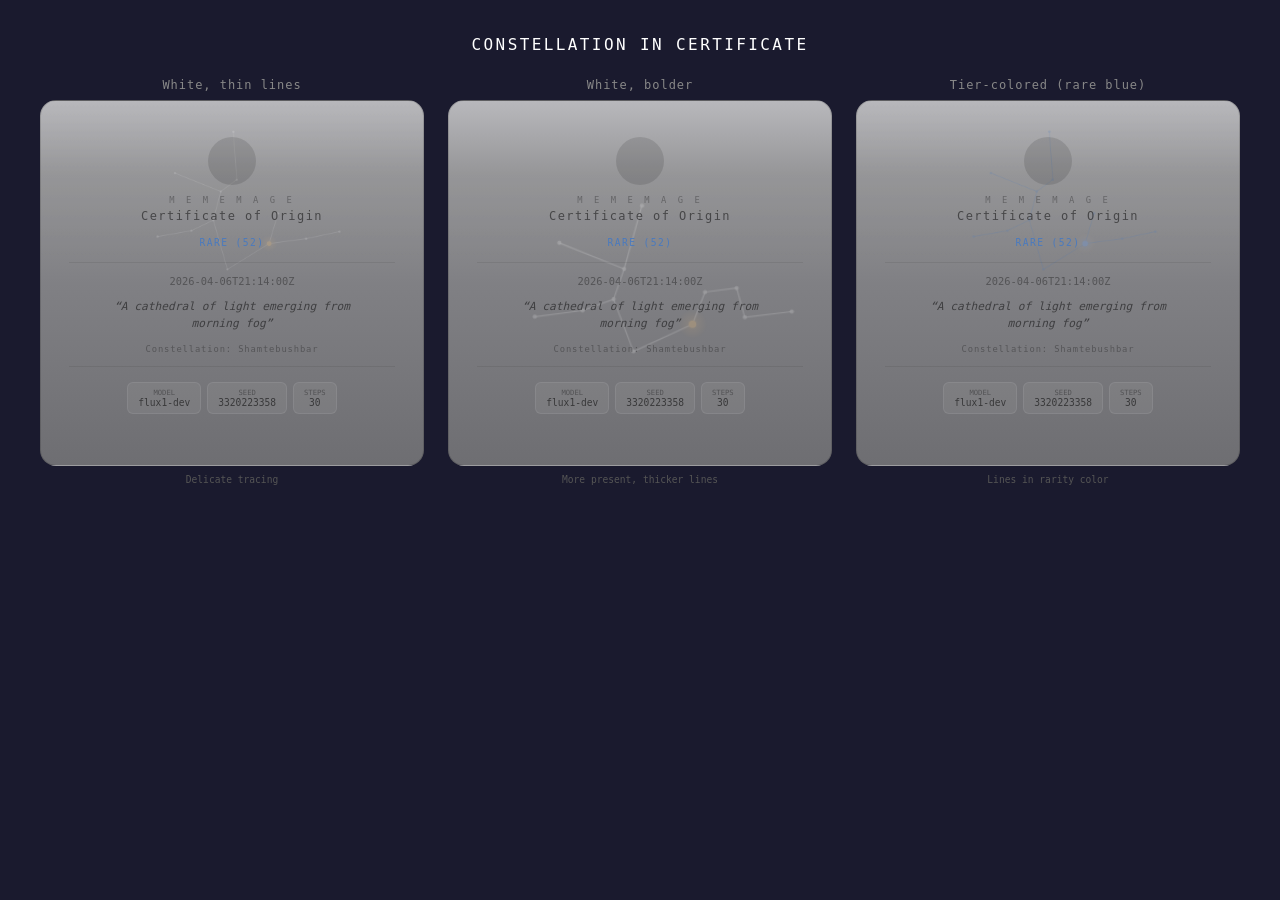
<file: docs/constellation-integration.html>
<!DOCTYPE html>
<!-- Iteration page (private). Provenance: layout mockups for embedding the constellation in the certificate plate. -->
<html lang="en">
<head>
<meta charset="UTF-8">
<meta name="viewport" content="width=device-width, initial-scale=1.0">
<title>Constellation Integration Mockups</title>
<style>
  body { background: #1a1a2e; color: #aaa; font-family: 'JetBrains Mono', monospace; padding: 1rem; }
  .grid { display: grid; grid-template-columns: 1fr 1fr 1fr; gap: 1.5rem; max-width: 1200px; margin: 0 auto; }
  .plate {
    position: relative;
    background: linear-gradient(180deg, #b8b8bc 0%, #969698 20%, #808084 50%, #6e6e72 100%);
    border-radius: 16px; padding: 36px 28px 28px; border: 1.5px solid rgba(0,0,0,0.15); overflow: hidden; min-height: 300px;
  }
  .plate canvas { position: absolute; top: 0; left: 0; pointer-events: none; }
  .plate-content { position: relative; z-index: 1; }
  .plate-brand { text-align: center; font-size: 0.55rem; letter-spacing: 0.35em; color: rgba(0,0,0,0.3); font-weight: 300; }
  .plate-title { text-align: center; font-size: 0.75rem; letter-spacing: 0.12em; color: rgba(0,0,0,0.5); margin-top: 4px; }
  .rarity-badge { font-size: 0.6rem; letter-spacing: 0.15em; }
  .plate-ts { text-align: center; font-size: 0.65rem; color: rgba(0,0,0,0.35); margin-top: 12px; }
  .plate-prompt { text-align: center; font-size: 0.7rem; color: rgba(0,0,0,0.5); font-style: italic; margin: 12px 20px; line-height: 1.5; }
  .con-name { text-align: center; font-size: 0.55rem; color: rgba(0,0,0,0.3); letter-spacing: 0.1em; margin-top: 6px; }
  .divider { height: 1px; background: rgba(0,0,0,0.08); margin: 12px 0; }
  .portrait { width: 48px; height: 48px; border-radius: 50%; background: rgba(0,0,0,0.12); margin: 0 auto 10px; }
  .cells { text-align: center; margin-top: 12px; }
  .cell { display: inline-block; background: rgba(255,255,255,0.06); border: 1px solid rgba(255,255,255,0.08); border-radius: 6px; padding: 5px 10px; margin: 3px; }
  .cell-l { font-size: 0.45rem; color: rgba(0,0,0,0.35); }
  .cell-v { font-size: 0.6rem; color: rgba(0,0,0,0.55); }
  .style-label { text-align: center; font-size: 0.75rem; color: #888; letter-spacing: 0.08em; margin-bottom: 0.5rem; }
  .style-desc { text-align: center; font-size: 0.6rem; color: #555; margin-top: 0.5rem; }
  h1 { text-align: center; font-size: 1rem; font-weight: 300; letter-spacing: 0.15em; color: #fff; margin-bottom: 1.5rem; }
</style>
</head>
<body>
<h1>CONSTELLATION IN CERTIFICATE</h1>
<div class="grid" id="grid"></div>

<script>
function dst(a, b) { var dx=b.x-a.x, dy=b.y-a.y; return Math.sqrt(dx*dx+dy*dy); }

function generateConstellation(hash, W, H) {
  var seed = 0;
  for (var i = 0; i < hash.length; i++) seed = (seed * 31 + hash.charCodeAt(i)) & 0x7FFFFFFF;
  function rng() { seed = (seed * 1103515245 + 12345) & 0x7FFFFFFF; return seed / 0x7FFFFFFF; }

  // Place stars
  var stars = [], padX = W*0.08, padY = H*0.08, MIN_SEP = W*0.05;
  stars.push({ x: W*0.3+rng()*W*0.4, y: H*0.2+rng()*H*0.6 });
  for (var si = 1; si < 12; si++) {
    var sx, sy, placed = false;
    for (var att = 0; att < 40; att++) {
      if (rng() < 0.55) {
        var a = stars[Math.floor(rng()*stars.length)];
        var ang = rng()*6.2832, d = W*0.07 + rng()*W*0.14;
        sx = a.x+Math.cos(ang)*d; sy = a.y+Math.sin(ang)*d;
      } else { sx = padX+rng()*(W-padX*2); sy = padY+rng()*(H-padY*2); }
      sx = Math.max(padX, Math.min(W-padX, sx)); sy = Math.max(padY, Math.min(H-padY, sy));
      var ok = true;
      for (var ci = 0; ci < stars.length; ci++) if (dst({x:sx,y:sy}, stars[ci]) < MIN_SEP) { ok=false; break; }
      if (ok) { placed=true; break; }
    }
    if (!placed) { sx = padX+rng()*(W-padX*2); sy = padY+rng()*(H-padY*2); }
    stars.push({x: sx, y: sy});
  }

  // MST
  var edges = [], inTree = [true];
  for (var i=1;i<12;i++) inTree.push(false);
  function deg(idx) { var d=0; for(var i=0;i<edges.length;i++) if(edges[i][0]===idx||edges[i][1]===idx) d++; return d; }
  function angBtw(ax,ay,bx,by) { var dot=ax*bx+ay*by, m=Math.sqrt(ax*ax+ay*ay)*Math.sqrt(bx*bx+by*by); if(m<.001)return 180; return Math.acos(Math.max(-1,Math.min(1,dot/m)))*180/Math.PI; }
  function angOk(a,b) {
    var abx=stars[b].x-stars[a].x, aby=stars[b].y-stars[a].y;
    for(var ei=0;ei<edges.length;ei++) {
      var e0=edges[ei][0],e1=edges[ei][1];
      if(e0===a||e1===a){var o=e0===a?e1:e0;if(angBtw(abx,aby,stars[o].x-stars[a].x,stars[o].y-stars[a].y)<35)return false;}
      if(e0===b||e1===b){var o=e0===b?e1:e0;if(angBtw(-abx,-aby,stars[o].x-stars[b].x,stars[o].y-stars[b].y)<35)return false;}
    }
    return true;
  }
  var eLens = [];
  for (var step=0;step<11;step++) {
    var cands=[];
    for(var i=0;i<12;i++){if(!inTree[i])continue;for(var j=0;j<12;j++){if(inTree[j])continue;cands.push({i:i,j:j,d:dst(stars[i],stars[j])});}}
    cands.sort(function(a,b){return a.d-b.d;});
    var avg=0; if(eLens.length>0){for(var l=0;l<eLens.length;l++)avg+=eLens[l];avg/=eLens.length;}
    var added=false;
    for(var ci=0;ci<cands.length;ci++){var c=cands[ci];if(deg(c.i)>=3)continue;if(!angOk(c.i,c.j))continue;if(eLens.length>=3&&c.d>avg*2.5)continue;inTree[c.j]=true;edges.push([c.i,c.j]);eLens.push(c.d);added=true;break;}
    if(!added){for(var ci=0;ci<cands.length;ci++){if(deg(cands[ci].i)<3){inTree[cands[ci].j]=true;edges.push([cands[ci].i,cands[ci].j]);eLens.push(cands[ci].d);added=true;break;}}}
    if(!added&&cands.length){inTree[cands[0].j]=true;edges.push([cands[0].i,cands[0].j]);eLens.push(cands[0].d);}
  }

  // RNG closures (tri/quad)
  var adj=[]; for(var i=0;i<12;i++)adj.push([]); for(var i=0;i<edges.length;i++){adj[edges[i][0]].push(edges[i][1]);adj[edges[i][1]].push(edges[i][0]);}
  var rngE=[];
  for(var i=0;i<12;i++)for(var j=i+1;j<12;j++){var dij=dst(stars[i],stars[j]);var bl=false;for(var k=0;k<12;k++){if(k===i||k===j)continue;if(dst(stars[i],stars[k])<dij&&dst(stars[j],stars[k])<dij){bl=true;break;}}if(!bl)rngE.push([i,j]);}
  var extras=[];
  for(var ri=0;ri<rngE.length;ri++){var a=rngE[ri][0],b=rngE[ri][1];var inM=false;for(var mi=0;mi<edges.length;mi++)if((edges[mi][0]===a&&edges[mi][1]===b)||(edges[mi][0]===b&&edges[mi][1]===a)){inM=true;break;}if(!inM)extras.push([a,b]);}
  function findPath(from,to,mx){var q=[[from,[from]]],vis={};vis[from]=true;while(q.length>0){var cur=q.shift(),n=cur[0],p=cur[1];if(p.length>mx+1)continue;if(n===to&&p.length>1)return p;for(var ni=0;ni<adj[n].length;ni++){var nx=adj[n][ni];if(!vis[nx]){vis[nx]=true;q.push([nx,p.concat([nx])]);}}}return null;}
  function ptInPoly(px,py,poly){var s=0;for(var i=0;i<poly.length;i++){var j=(i+1)%poly.length;var c=(poly[j].x-poly[i].x)*(py-poly[i].y)-(poly[j].y-poly[i].y)*(px-poly[i].x);if(Math.abs(c)<.01)continue;if(s===0)s=c>0?1:-1;else if((c>0?1:-1)!==s)return false;}return true;}
  var ac=0;
  for(var ei=0;ei<extras.length&&ac<2;ei++){var a=extras[ei][0],b=extras[ei][1];var path=findPath(a,b,3);if(!path||path.length<3||path.length>4)continue;var poly=path.map(function(i){return stars[i];});var enc=false;for(var si=0;si<12;si++){var inP=false;for(var pi=0;pi<path.length;pi++)if(path[pi]===si){inP=true;break;}if(inP)continue;if(ptInPoly(stars[si].x,stars[si].y,poly)){enc=true;break;}}if(enc)continue;edges.push([a,b]);adj[a].push(b);adj[b].push(a);ac++;}

  return { stars: stars, edges: edges };
}

function drawOnCanvas(ctx, con, W, H, opts) {
  // Lines
  ctx.strokeStyle = opts.lineColor;
  ctx.lineWidth = opts.lineWidth;
  for (var ei = 0; ei < con.edges.length; ei++) {
    ctx.beginPath();
    ctx.moveTo(con.stars[con.edges[ei][0]].x, con.stars[con.edges[ei][0]].y);
    ctx.lineTo(con.stars[con.edges[ei][1]].x, con.stars[con.edges[ei][1]].y);
    ctx.stroke();
  }
  // Stars
  var sc = opts.starColor;
  for (var si = 0; si < 12; si++) {
    var r = si === 0 ? opts.heartR : opts.dotR;
    ctx.fillStyle = si === 0 ? opts.heartColor : sc;
    ctx.beginPath(); ctx.arc(con.stars[si].x, con.stars[si].y, r, 0, 6.2832); ctx.fill();
    if (si === 0 && opts.glowR) {
      var g = ctx.createRadialGradient(con.stars[0].x, con.stars[0].y, r, con.stars[0].x, con.stars[0].y, r + opts.glowR);
      g.addColorStop(0, opts.glowColor || 'rgba(255,200,120,0.25)');
      g.addColorStop(1, 'rgba(255,200,120,0)');
      ctx.fillStyle = g; ctx.beginPath(); ctx.arc(con.stars[0].x, con.stars[0].y, r + opts.glowR, 0, 6.2832); ctx.fill();
    }
  }
}

var plateHTML = '<div class="plate-content">'
  + '<div class="portrait"></div>'
  + '<div class="plate-brand">M E M E M A G E</div>'
  + '<div class="plate-title">Certificate of Origin</div>'
  + '<div style="text-align:center;margin-top:8px"><span class="rarity-badge" style="color:#4a7abe">RARE (52)</span></div>'
  + '<div class="divider"></div>'
  + '<div class="plate-ts">2026-04-06T21:14:00Z</div>'
  + '<div class="plate-prompt">\u201CA cathedral of light emerging from morning fog\u201D</div>'
  + '<div class="con-name">Constellation: Shamtebushbar</div>'
  + '<div class="divider"></div>'
  + '<div class="cells">'
  + '<div class="cell"><div class="cell-l">MODEL</div><div class="cell-v">flux1-dev</div></div>'
  + '<div class="cell"><div class="cell-l">SEED</div><div class="cell-v">3320223358</div></div>'
  + '<div class="cell"><div class="cell-l">STEPS</div><div class="cell-v">30</div></div>'
  + '</div></div>';

var hash = 'a4b703e91f8cd25a';
var grid = document.getElementById('grid');

var styles = [
  { name: 'White, thin lines', desc: 'Delicate tracing',
    opacity: 0.25, cW: 500, cH: 240, css: 'width:100%;height:auto',
    draw: { lineColor:'rgba(255,255,255,0.6)', lineWidth:0.8, dotR:1.5, heartR:3, heartColor:'rgba(255,200,120,1)', starColor:'rgba(255,255,255,0.6)', glowR:8, glowColor:'rgba(255,200,120,0.3)' }},
  { name: 'White, bolder', desc: 'More present, thicker lines',
    opacity: 0.25, cW: 500, cH: 180, css: 'width:141.421%;height:auto;left:-20.711%;top:72px',
    draw: { lineColor:'rgba(255,255,255,0.7)', lineWidth:1.2, dotR:2, heartR:3.5, heartColor:'rgba(255,200,120,1)', starColor:'rgba(255,255,255,0.7)', glowR:10, glowColor:'rgba(255,200,120,0.35)' }},
  { name: 'Tier-colored (rare blue)', desc: 'Lines in rarity color',
    opacity: 0.25, cW: 500, cH: 240, css: 'width:100%;height:auto',
    draw: { lineColor:'rgba(74,122,190,0.8)', lineWidth:1, dotR:1.8, heartR:3.5, heartColor:'rgba(100,160,255,1)', starColor:'rgba(74,122,190,0.7)', glowR:10, glowColor:'rgba(100,160,255,0.35)' }},
];

for (var si = 0; si < styles.length; si++) {
  var s = styles[si];
  var wrap = document.createElement('div');
  var label = document.createElement('div'); label.className = 'style-label'; label.textContent = s.name; wrap.appendChild(label);

  var plate = document.createElement('div'); plate.className = 'plate';

  var con = generateConstellation(hash, s.cW, s.cH);
  var canvas = document.createElement('canvas');
  canvas.width = s.cW; canvas.height = s.cH;
  canvas.style.cssText = s.css + ';opacity:' + s.opacity;

  var ctx = canvas.getContext('2d');
  drawOnCanvas(ctx, con, s.cW, s.cH, s.draw);

  plate.appendChild(canvas);
  plate.insertAdjacentHTML('beforeend', plateHTML);
  wrap.appendChild(plate);

  var desc = document.createElement('div'); desc.className = 'style-desc'; desc.textContent = s.desc; wrap.appendChild(desc);
  grid.appendChild(wrap);
}
</script>
</body>
</html>
</file>
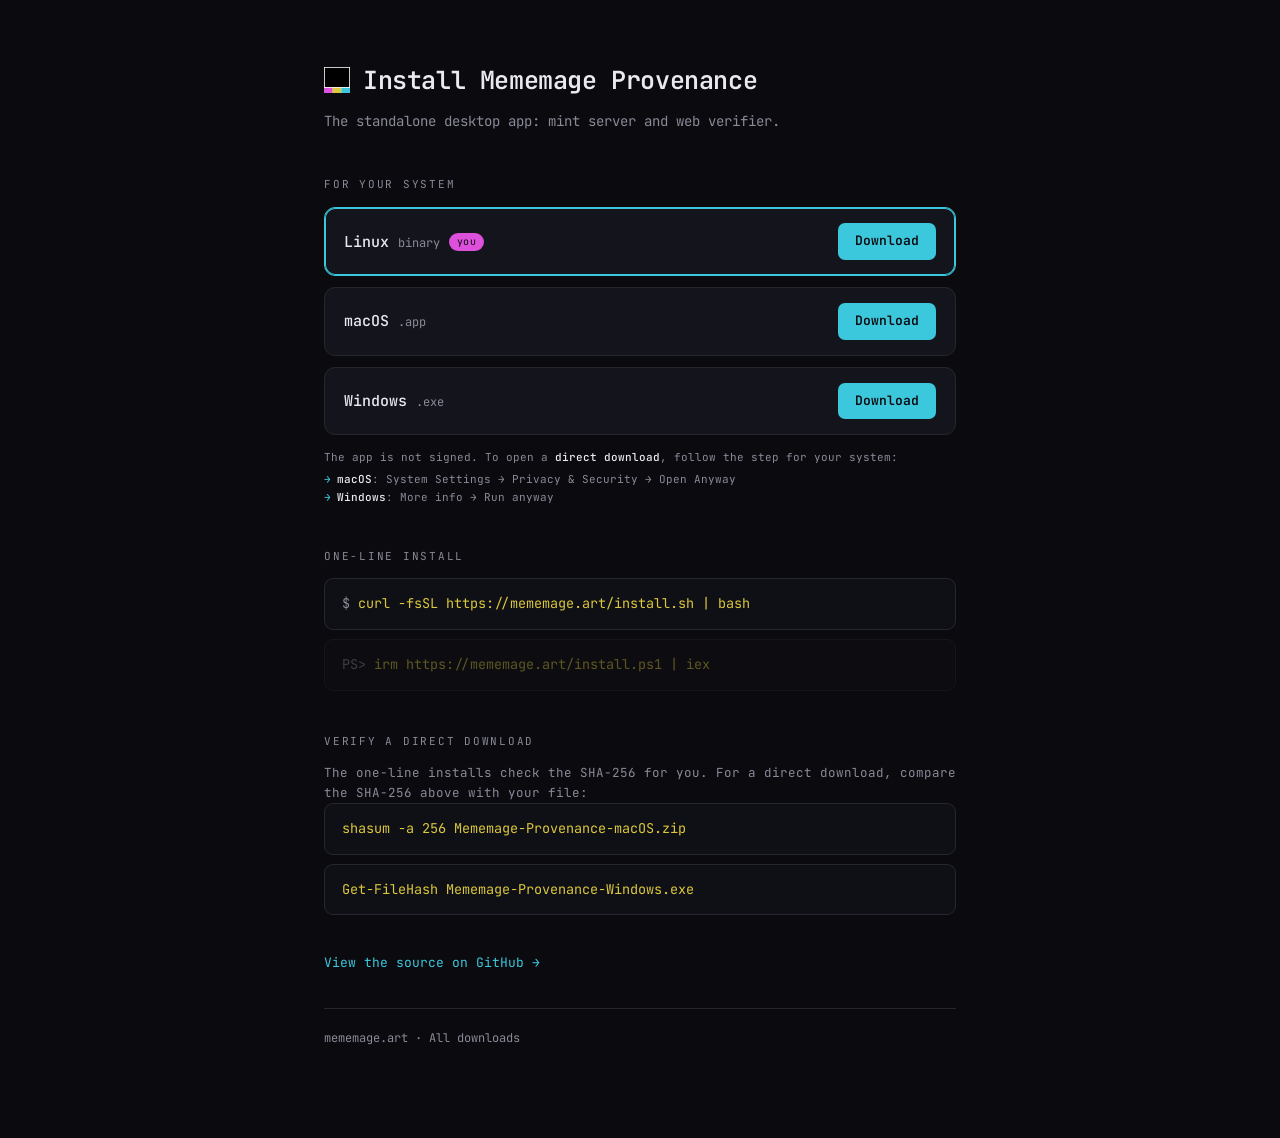
<file: docs/install.html>
<!DOCTYPE html>
<html lang="en">
<head>
<meta charset="utf-8">
<meta name="viewport" content="width=device-width, initial-scale=1.0, viewport-fit=cover">
<title>Install Mememage Provenance</title>
<link rel="icon" href="data:image/svg+xml;utf8,%3Csvg%20xmlns%3D'http%3A%2F%2Fwww.w3.org%2F2000%2Fsvg'%20viewBox%3D'0%200%20100%20100'%3E%3Crect%20width%3D'100'%20height%3D'100'%20fill%3D'%23fff'%2F%3E%3Crect%20x%3D'3'%20y%3D'3'%20width%3D'94'%20height%3D'74'%20fill%3D'%23000'%2F%3E%3Crect%20y%3D'80'%20width%3D'33.34'%20height%3D'20'%20fill%3D'%23dc50dc'%2F%3E%3Crect%20x%3D'33.33'%20y%3D'80'%20width%3D'33.34'%20height%3D'20'%20fill%3D'%23dcc83c'%2F%3E%3Crect%20x%3D'66.66'%20y%3D'80'%20width%3D'33.34'%20height%3D'20'%20fill%3D'%233cc8dc'%2F%3E%3C%2Fsvg%3E">
<meta name="description" content="Download Mememage Provenance for macOS, Windows, or Linux. The standalone mint server and web verifier.">
  <link rel="canonical" href="https://mememage.art/install/">
<link href="https://fonts.googleapis.com/css2?family=JetBrains+Mono:wght@300;400;500;600&display=swap" rel="stylesheet">
<style>
  :root{
    --mag:#dc50dc; --yel:#dcc83c; --cyc:#3cc8dc;
    --accent:var(--cyc);            /* page accent — buttons, highlight, badge */
    --bg:#0a0a0f; --fg:#e9e9f0; --dim:#8a8a99;
    --card:#14141c; --line:#26262f; --code:#0f0f16;
  }
  *{box-sizing:border-box;}
  html{-webkit-text-size-adjust:100%;}
  body{margin:0;background:var(--bg);color:var(--fg);
    font-family:'JetBrains Mono',ui-monospace,SFMono-Regular,Menlo,monospace;
    line-height:1.6;-webkit-font-smoothing:antialiased;}
  /* Themed scrollbar — matches the dark panel (webkit + firefox). */
  ::-webkit-scrollbar{width:10px;height:10px;}
  ::-webkit-scrollbar-track{background:transparent;}
  ::-webkit-scrollbar-thumb{background:var(--line);border-radius:8px;
    border:2px solid var(--bg);}
  ::-webkit-scrollbar-thumb:hover{background:#3a3a48;}
  html{scrollbar-width:thin;scrollbar-color:var(--line) transparent;}
  .wrap{max-width:680px;margin:0 auto;padding:60px 24px 90px;}
  a{color:var(--cyc);text-decoration:none;}
  a:hover{text-decoration:underline;}
  .brand{display:flex;align-items:center;gap:13px;margin-bottom:10px;}
  .brand svg{width:26px;height:26px;flex:none;}
  h1{font-size:25px;font-weight:600;margin:0;letter-spacing:-.4px;}
  .sub{color:var(--dim);margin:4px 0 44px;font-size:14px;}
  .sub code{font-size:13px;}
  .app-lead{margin:2px 0 18px;}
  .rec{font-size:11px;color:var(--dim);text-transform:uppercase;letter-spacing:.16em;margin:0 0 13px;}
  .cards{display:grid;gap:11px;}
  .card{display:flex;align-items:center;justify-content:space-between;gap:16px;
    background:var(--card);border:1px solid var(--line);border-radius:11px;padding:15px 19px;
    transition:border-color .15s,box-shadow .15s;}
  .card:hover{border-color:var(--accent);}
  .card.you{border-color:var(--accent);box-shadow:inset 0 0 0 1px var(--accent);}
  .card .os{font-weight:500;font-size:15px;}
  .card .meta{color:var(--dim);font-size:12px;margin-left:9px;}
  .badge{display:inline-block;font-size:10px;color:var(--bg);background:var(--mag);
    border-radius:99px;padding:1px 8px;margin-left:9px;vertical-align:middle;letter-spacing:.04em;}
  .dl{background:var(--accent);color:#0a0a0f;padding:8px 17px;border-radius:7px;
    font-weight:600;font-size:13px;white-space:nowrap;}
  .dl:hover{text-decoration:none;filter:brightness(1.09);}
  /* Per-card SHA-256 — filled from the GitHub release API on load, click to copy. */
  .card-l{display:flex;flex-direction:column;gap:5px;min-width:0;}
  .sha{display:none;align-items:baseline;gap:7px;background:none;border:0;padding:0;margin:0;
    font-family:inherit;color:var(--dim);text-align:left;cursor:pointer;}
  .sha.on{display:flex;}
  .sha-k{font-size:9.5px;letter-spacing:.13em;text-transform:uppercase;color:var(--dim);flex:none;}
  .sha-v{font-size:11px;color:#a7a7b4;word-break:break-all;line-height:1.35;}
  .sha:hover .sha-v{color:var(--fg);}
  .sha.copied .sha-v{color:var(--accent);}
  section{margin-top:42px;}
  .block{background:var(--code);border:1px solid var(--line);border-radius:9px;
    padding:14px 17px;margin:0;overflow-x:auto;font-size:13.5px;transition:opacity .15s;}
  .block + .block{margin-top:9px;}
  code{font-family:inherit;color:var(--yel);white-space:pre;}
  .cc{color:var(--dim);}
  .note{color:var(--dim);font-size:12.5px;margin:13px 0 0;}
  .unblock-note{color:var(--dim);font-size:11px;line-height:1.5;margin:14px 0 0;}
  .unblock-note b{color:var(--fg);font-weight:500;}
  .unblock-note ul{margin:5px 0 0;padding:0;list-style:none;}
  .unblock-note li{position:relative;padding-left:13px;margin:2px 0;}
  .unblock-note li::before{content:"\2192";position:absolute;left:0;color:var(--accent);}
  .ghline{margin:38px 0 0;font-size:13px;}
  footer{margin-top:34px;color:var(--dim);font-size:12px;
    border-top:1px solid var(--line);padding-top:20px;}
  footer a{color:var(--dim);}
  footer a:hover{color:var(--fg);}
  /* Embedded in the product page's install modal (same-origin iframe): read as a
     panel, not a page — tighten the top and drop the footer nav. */
  html.embedded .wrap{padding:30px 26px 34px;}
  html.embedded footer{display:none;}
</style>
</head>
<body>
<div class="wrap">

  <div class="brand">
    <svg viewBox="0 0 100 100" aria-hidden="true">
      <rect width="100" height="100" fill="#fff"/>
      <rect x="3" y="3" width="94" height="74" fill="#000"/>
      <rect y="80" width="33.34" height="20" fill="#dc50dc"/><rect x="33.33" y="80" width="33.34" height="20" fill="#dcc83c"/><rect x="66.66" y="80" width="33.34" height="20" fill="#3cc8dc"/>
    </svg>
    <h1>Install Mememage Provenance</h1>
  </div>
  <p class="sub">The standalone desktop app: mint server and web verifier.</p>

  <!-- The full app — a Python-free download of the reference application. -->
  <section>
    <p class="rec" id="rec">Choose your platform</p>
    <div class="cards" id="cards">
      <div class="card" data-os="mac">
        <div class="card-l">
          <div><span class="os">macOS</span><span class="meta">.app</span></div>
          <button class="sha" type="button" data-asset="Mememage-Provenance-macOS.zip" title="Click to copy the SHA-256"><span class="sha-k">SHA-256</span><span class="sha-v"></span></button>
        </div>
        <a class="dl" href="https://github.com/sememtac/mememage-provenance/releases/latest/download/Mememage-Provenance-macOS.zip">Download</a>
      </div>
      <div class="card" data-os="win">
        <div class="card-l">
          <div><span class="os">Windows</span><span class="meta">.exe</span></div>
          <button class="sha" type="button" data-asset="Mememage-Provenance-Windows.exe" title="Click to copy the SHA-256"><span class="sha-k">SHA-256</span><span class="sha-v"></span></button>
        </div>
        <a class="dl" href="https://github.com/sememtac/mememage-provenance/releases/latest/download/Mememage-Provenance-Windows.exe">Download</a>
      </div>
      <div class="card" data-os="linux">
        <div class="card-l">
          <div><span class="os">Linux</span><span class="meta">binary</span></div>
          <button class="sha" type="button" data-asset="Mememage-Provenance-Linux" title="Click to copy the SHA-256"><span class="sha-k">SHA-256</span><span class="sha-v"></span></button>
        </div>
        <a class="dl" href="https://github.com/sememtac/mememage-provenance/releases/latest/download/Mememage-Provenance-Linux">Download</a>
      </div>
    </div>
    <div class="unblock-note">The app is not signed. To open a <b>direct download</b>, follow the step for your system:
      <ul>
        <li><b>macOS</b>: System&nbsp;Settings &rarr; Privacy&nbsp;&amp;&nbsp;Security &rarr; Open&nbsp;Anyway</li>
        <li><b>Windows</b>: More&nbsp;info &rarr; Run&nbsp;anyway</li>
      </ul>
    </div>

    <section id="oneliner">
      <p class="rec">One-line install</p>
      <div class="block" data-os="mac linux"><code><span class="cc">$ </span>curl -fsSL https://mememage.art/install.sh | bash</code></div>
      <div class="block" data-os="win"><code><span class="cc">PS&gt; </span>irm https://mememage.art/install.ps1 | iex</code></div>
    </section>

    <section id="verify">
      <p class="rec">Verify a direct download</p>
      <p class="note">The one-line installs check the SHA-256 for you. For a direct download, compare the SHA-256 above with your file:</p>
      <div class="block" data-os="mac linux"><code>shasum -a 256 Mememage-Provenance-macOS.zip</code></div>
      <div class="block" data-os="win"><code>Get-FileHash Mememage-Provenance-Windows.exe</code></div>
    </section>
  </section>

  <!-- GitHub link in the BODY (not the footer) so it also shows inside the product
       page's install modal — the footer is hidden in embedded mode. -->
  <p class="ghline"><a href="https://github.com/sememtac/mememage-provenance">View the source on GitHub &rarr;</a></p>

  <footer>
    <a href="/">mememage.art</a> &middot;
    <a href="https://github.com/sememtac/mememage-provenance/releases/latest">All downloads</a>
  </footer>

</div>

<script>
  (function () {
    // In the product page's install modal we're a same-origin iframe — flag it
    // so the CSS above collapses to a panel.
    try { if (window.self !== window.top) document.documentElement.classList.add("embedded"); }
    catch (e) { document.documentElement.classList.add("embedded"); }

    var uad = navigator.userAgentData && navigator.userAgentData.platform;
    var p = (uad || navigator.platform || navigator.userAgent || "").toLowerCase();
    var os = /mac|iphone|ipad/.test(p) ? "mac"
           : /win/.test(p)             ? "win"
           : /linux|x11|android/.test(p) ? "linux" : "";
    if (!os) return;
    var card = document.querySelector('.card[data-os="' + os + '"]');
    if (!card) return;
    card.classList.add("you");
    document.getElementById("cards").prepend(card);          // float to top
    var b = document.createElement("span");
    b.className = "badge"; b.textContent = "you";
    card.querySelector(".os").parentNode.appendChild(b);   // after .meta, not between os/.exe
    document.getElementById("rec").textContent = "For your system";
    // Emphasize the one-liner that matches the visitor's OS; fade the others.
    document.querySelectorAll('#oneliner .block[data-os]').forEach(function (el) {
      var applies = el.getAttribute("data-os").split(" ").indexOf(os) !== -1;
      el.style.opacity = applies ? "1" : "0.4";
    });
  })();

  // Show the SHA-256 for each build, fetched live from the GitHub release API
  // (CORS-allowed; the per-asset digest is authoritative and always matches the
  // current release). Click a hash to copy it. Offline / API down → the hash is
  // just omitted and the "verify a direct download" command still applies.
  (function () {
    var API = "https://api.github.com/repos/sememtac/mememage-provenance/releases/latest";
    fetch(API, { headers: { "Accept": "application/vnd.github+json" } })
      .then(function (r) { return r.ok ? r.json() : Promise.reject(); })
      .then(function (rel) {
        var by = {};
        (rel.assets || []).forEach(function (a) {
          if (a.digest && a.digest.indexOf("sha256:") === 0) by[a.name] = a.digest.slice(7);
        });
        document.querySelectorAll(".sha").forEach(function (el) {
          var h = by[el.getAttribute("data-asset")];
          if (!h) return;
          el.querySelector(".sha-v").textContent = h;
          el.classList.add("on");
          el.addEventListener("click", function () {
            if (!(navigator.clipboard && navigator.clipboard.writeText)) return;
            navigator.clipboard.writeText(h).then(function () {
              el.classList.add("copied");
              setTimeout(function () { el.classList.remove("copied"); }, 1200);
            }, function () {});
          });
        });
      })
      .catch(function () {});
  })();
</script>
</body>
</html>
</file>
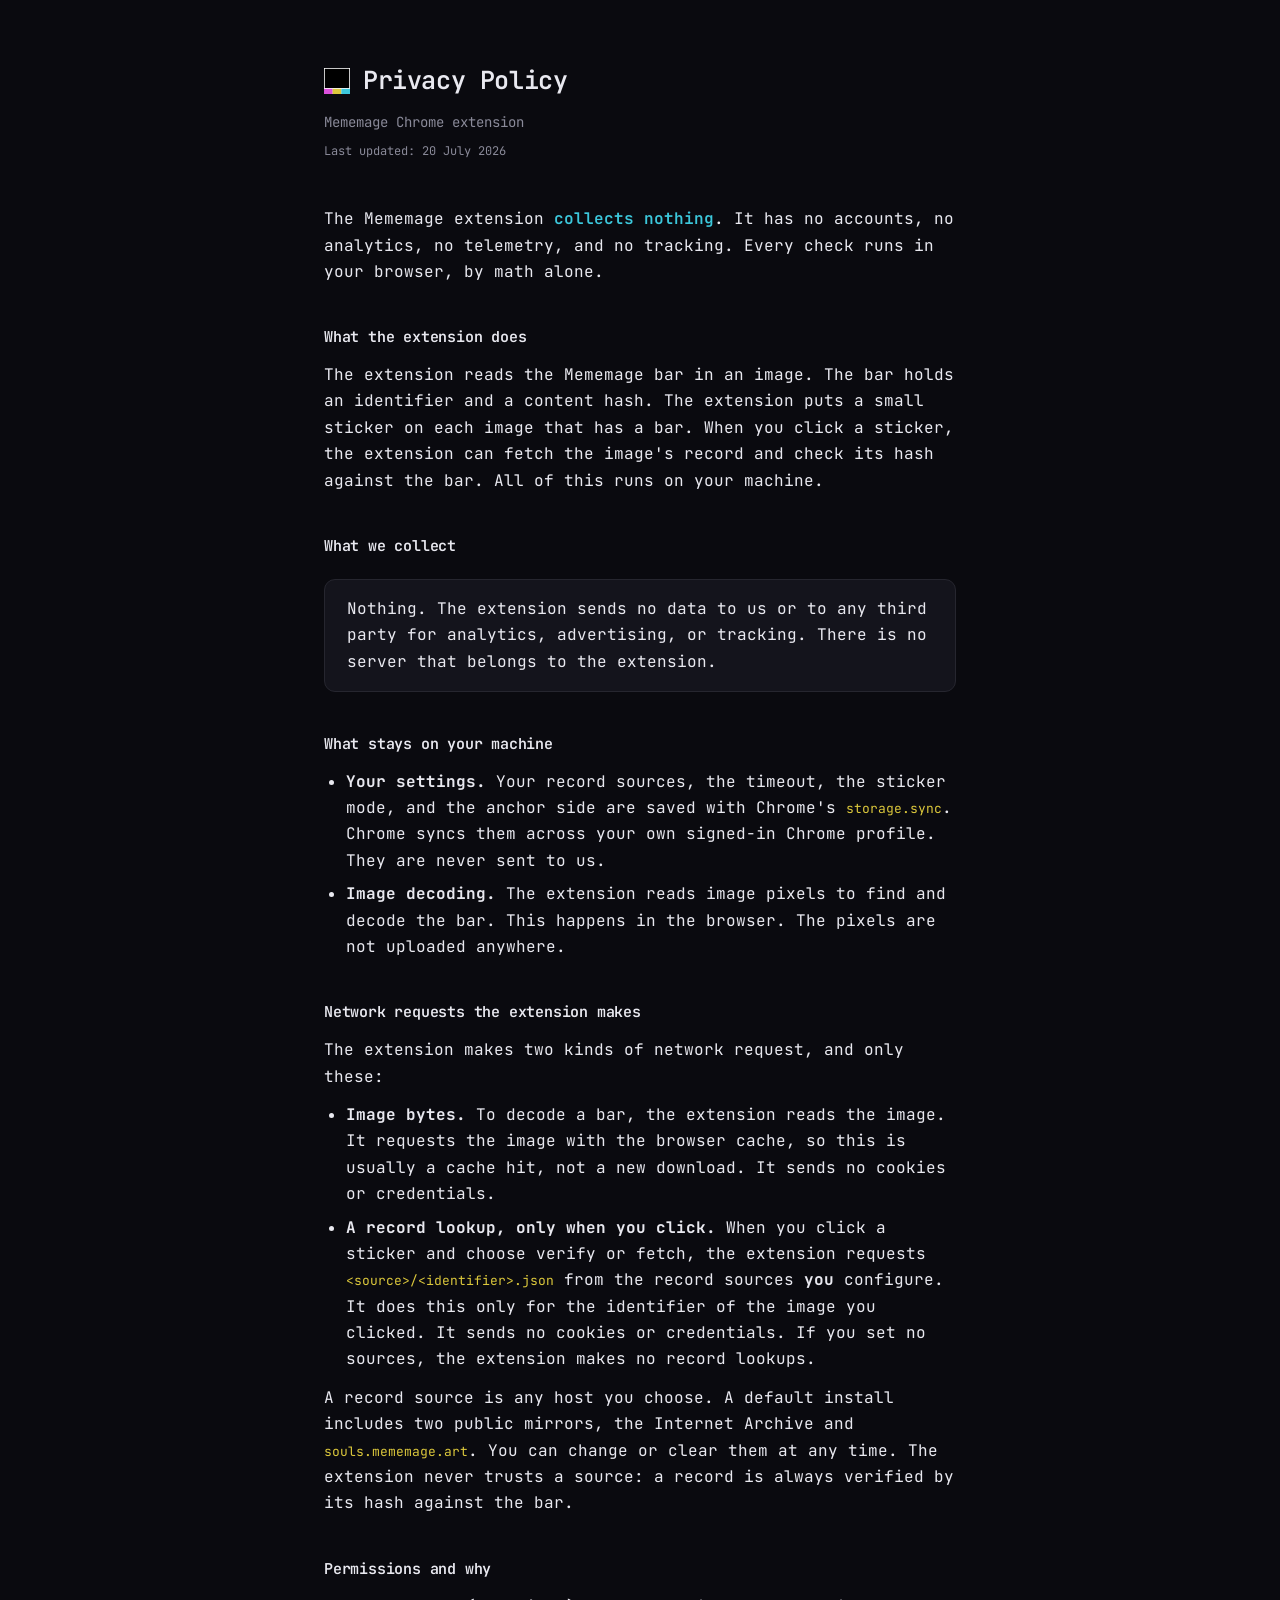
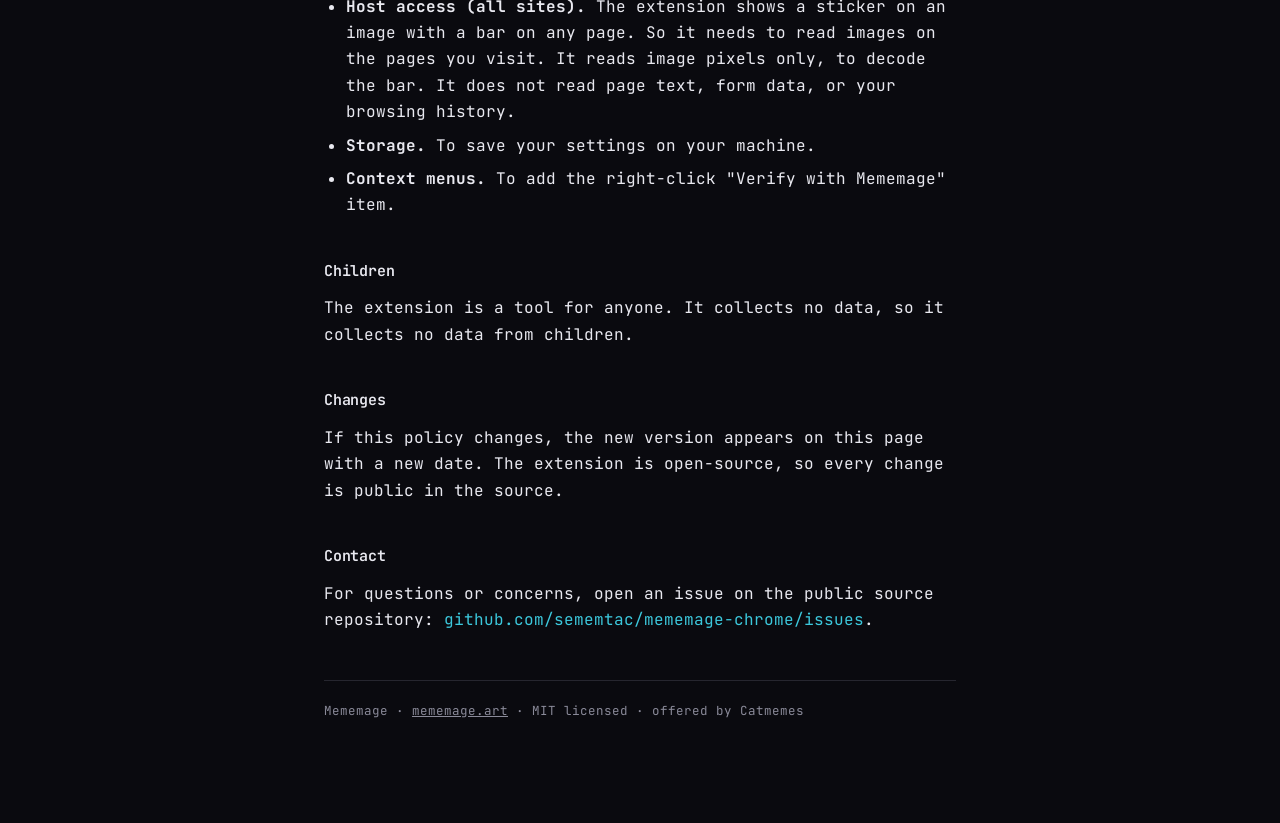
<file: docs/privacy.html>
<!DOCTYPE html>
<html lang="en">
<head>
<meta charset="utf-8">
<meta name="viewport" content="width=device-width, initial-scale=1.0, viewport-fit=cover">
<title>Mememage Extension — Privacy Policy</title>
<link rel="icon" href="data:image/svg+xml;utf8,%3Csvg%20xmlns%3D'http%3A%2F%2Fwww.w3.org%2F2000%2Fsvg'%20viewBox%3D'0%200%20100%20100'%3E%3Crect%20width%3D'100'%20height%3D'100'%20fill%3D'%23fff'%2F%3E%3Crect%20x%3D'3'%20y%3D'3'%20width%3D'94'%20height%3D'74'%20fill%3D'%23000'%2F%3E%3Crect%20y%3D'80'%20width%3D'33.34'%20height%3D'20'%20fill%3D'%23dc50dc'%2F%3E%3Crect%20x%3D'33.33'%20y%3D'80'%20width%3D'33.34'%20height%3D'20'%20fill%3D'%23dcc83c'%2F%3E%3Crect%20x%3D'66.66'%20y%3D'80'%20width%3D'33.34'%20height%3D'20'%20fill%3D'%233cc8dc'%2F%3E%3C%2Fsvg%3E">
<meta name="description" content="Privacy policy for the Mememage Chrome extension. It collects nothing. All checks run in your browser.">
  <link rel="canonical" href="https://mememage.art/privacy/">
<meta name="robots" content="index,follow">
<link href="https://fonts.googleapis.com/css2?family=JetBrains+Mono:wght@300;400;500;600&display=swap" rel="stylesheet">
<style>
  :root{
    --mag:#dc50dc; --yel:#dcc83c; --cyc:#3cc8dc;
    --accent:var(--cyc);
    --bg:#0a0a0f; --fg:#e9e9f0; --dim:#8a8a99;
    --card:#14141c; --line:#26262f; --code:#0f0f16;
  }
  *{box-sizing:border-box;}
  html{-webkit-text-size-adjust:100%;scrollbar-width:thin;scrollbar-color:var(--line) transparent;}
  body{margin:0;background:var(--bg);color:var(--fg);
    font-family:'JetBrains Mono',ui-monospace,SFMono-Regular,Menlo,monospace;
    line-height:1.65;-webkit-font-smoothing:antialiased;}
  ::-webkit-scrollbar{width:10px;height:10px;}
  ::-webkit-scrollbar-track{background:transparent;}
  ::-webkit-scrollbar-thumb{background:var(--line);border-radius:8px;border:2px solid var(--bg);}
  ::-webkit-scrollbar-thumb:hover{background:#3a3a48;}
  .wrap{max-width:680px;margin:0 auto;padding:60px 24px 90px;}
  a{color:var(--cyc);text-decoration:none;}
  a:hover{text-decoration:underline;}
  .brand{display:flex;align-items:center;gap:13px;margin-bottom:10px;}
  .brand svg{width:26px;height:26px;flex:none;}
  h1{font-size:25px;font-weight:600;margin:0;letter-spacing:-.4px;}
  .sub{color:var(--dim);margin:4px 0 8px;font-size:14px;}
  .updated{color:var(--dim);font-size:12px;margin:0 0 44px;}
  h2{font-size:15px;font-weight:600;margin:40px 0 12px;letter-spacing:-.2px;}
  p{margin:12px 0;}
  .lead{font-size:16px;color:var(--fg);}
  .lead b{color:var(--cyc);font-weight:600;}
  ul{margin:12px 0;padding-left:22px;}
  li{margin:7px 0;}
  code{font-family:inherit;color:var(--yel);font-size:13px;}
  .card{background:var(--card);border:1px solid var(--line);border-radius:11px;padding:4px 22px;margin:20px 0;}
  .foot{color:var(--dim);font-size:12.5px;margin-top:46px;border-top:1px solid var(--line);padding-top:20px;}
  .foot a{color:var(--dim);text-decoration:underline;}
</style>
</head>
<body>
<div class="wrap">
  <div class="brand">
    <svg viewBox="0 0 100 100" aria-hidden="true"><rect width="100" height="100" fill="#fff"/><rect x="3" y="3" width="94" height="74" fill="#000"/><rect y="80" width="33.34" height="20" fill="#dc50dc"/><rect x="33.33" y="80" width="33.34" height="20" fill="#dcc83c"/><rect x="66.66" y="80" width="33.34" height="20" fill="#3cc8dc"/></svg>
    <h1>Privacy Policy</h1>
  </div>
  <p class="sub">Mememage Chrome extension</p>
  <p class="updated">Last updated: 20 July 2026</p>

  <p class="lead">The Mememage extension <b>collects nothing</b>. It has no accounts, no analytics,
  no telemetry, and no tracking. Every check runs in your browser, by math alone.</p>

  <h2>What the extension does</h2>
  <p>The extension reads the Mememage bar in an image. The bar holds an identifier and a content hash.
  The extension puts a small sticker on each image that has a bar. When you click a sticker, the
  extension can fetch the image's record and check its hash against the bar. All of this runs on
  your machine.</p>

  <h2>What we collect</h2>
  <div class="card">
    <p>Nothing. The extension sends no data to us or to any third party for analytics, advertising,
    or tracking. There is no server that belongs to the extension.</p>
  </div>

  <h2>What stays on your machine</h2>
  <ul>
    <li><b>Your settings.</b> Your record sources, the timeout, the sticker mode, and the anchor
    side are saved with Chrome's <code>storage.sync</code>. Chrome syncs them across your own signed-in
    Chrome profile. They are never sent to us.</li>
    <li><b>Image decoding.</b> The extension reads image pixels to find and decode the bar. This
    happens in the browser. The pixels are not uploaded anywhere.</li>
  </ul>

  <h2>Network requests the extension makes</h2>
  <p>The extension makes two kinds of network request, and only these:</p>
  <ul>
    <li><b>Image bytes.</b> To decode a bar, the extension reads the image. It requests the image
    with the browser cache, so this is usually a cache hit, not a new download. It sends no cookies
    or credentials.</li>
    <li><b>A record lookup, only when you click.</b> When you click a sticker and choose verify or
    fetch, the extension requests <code>&lt;source&gt;/&lt;identifier&gt;.json</code> from the record
    sources <b>you</b> configure. It does this only for the identifier of the image you clicked. It
    sends no cookies or credentials. If you set no sources, the extension makes no record lookups.</li>
  </ul>
  <p>A record source is any host you choose. A default install includes two public mirrors, the
  Internet Archive and <code>souls.mememage.art</code>. You can change or clear them at any time.
  The extension never trusts a source: a record is always verified by its hash against the bar.</p>

  <h2>Permissions and why</h2>
  <ul>
    <li><b>Host access (all sites).</b> The extension shows a sticker on an image with a bar on any
    page. So it needs to read images on the pages you visit. It reads image pixels only, to decode
    the bar. It does not read page text, form data, or your browsing history.</li>
    <li><b>Storage.</b> To save your settings on your machine.</li>
    <li><b>Context menus.</b> To add the right-click "Verify with Mememage" item.</li>
  </ul>

  <h2>Children</h2>
  <p>The extension is a tool for anyone. It collects no data, so it collects no data from children.</p>

  <h2>Changes</h2>
  <p>If this policy changes, the new version appears on this page with a new date. The extension
  is open-source, so every change is public in the source.</p>

  <h2>Contact</h2>
  <p>For questions or concerns, open an issue on the public source repository:
  <a href="https://github.com/sememtac/mememage-chrome/issues">github.com/sememtac/mememage-chrome/issues</a>.</p>

  <p class="foot">Mememage &middot; <a href="https://mememage.art/">mememage.art</a> &middot; MIT licensed &middot; offered by Catmemes</p>
</div>
</body>
</html>
</file>
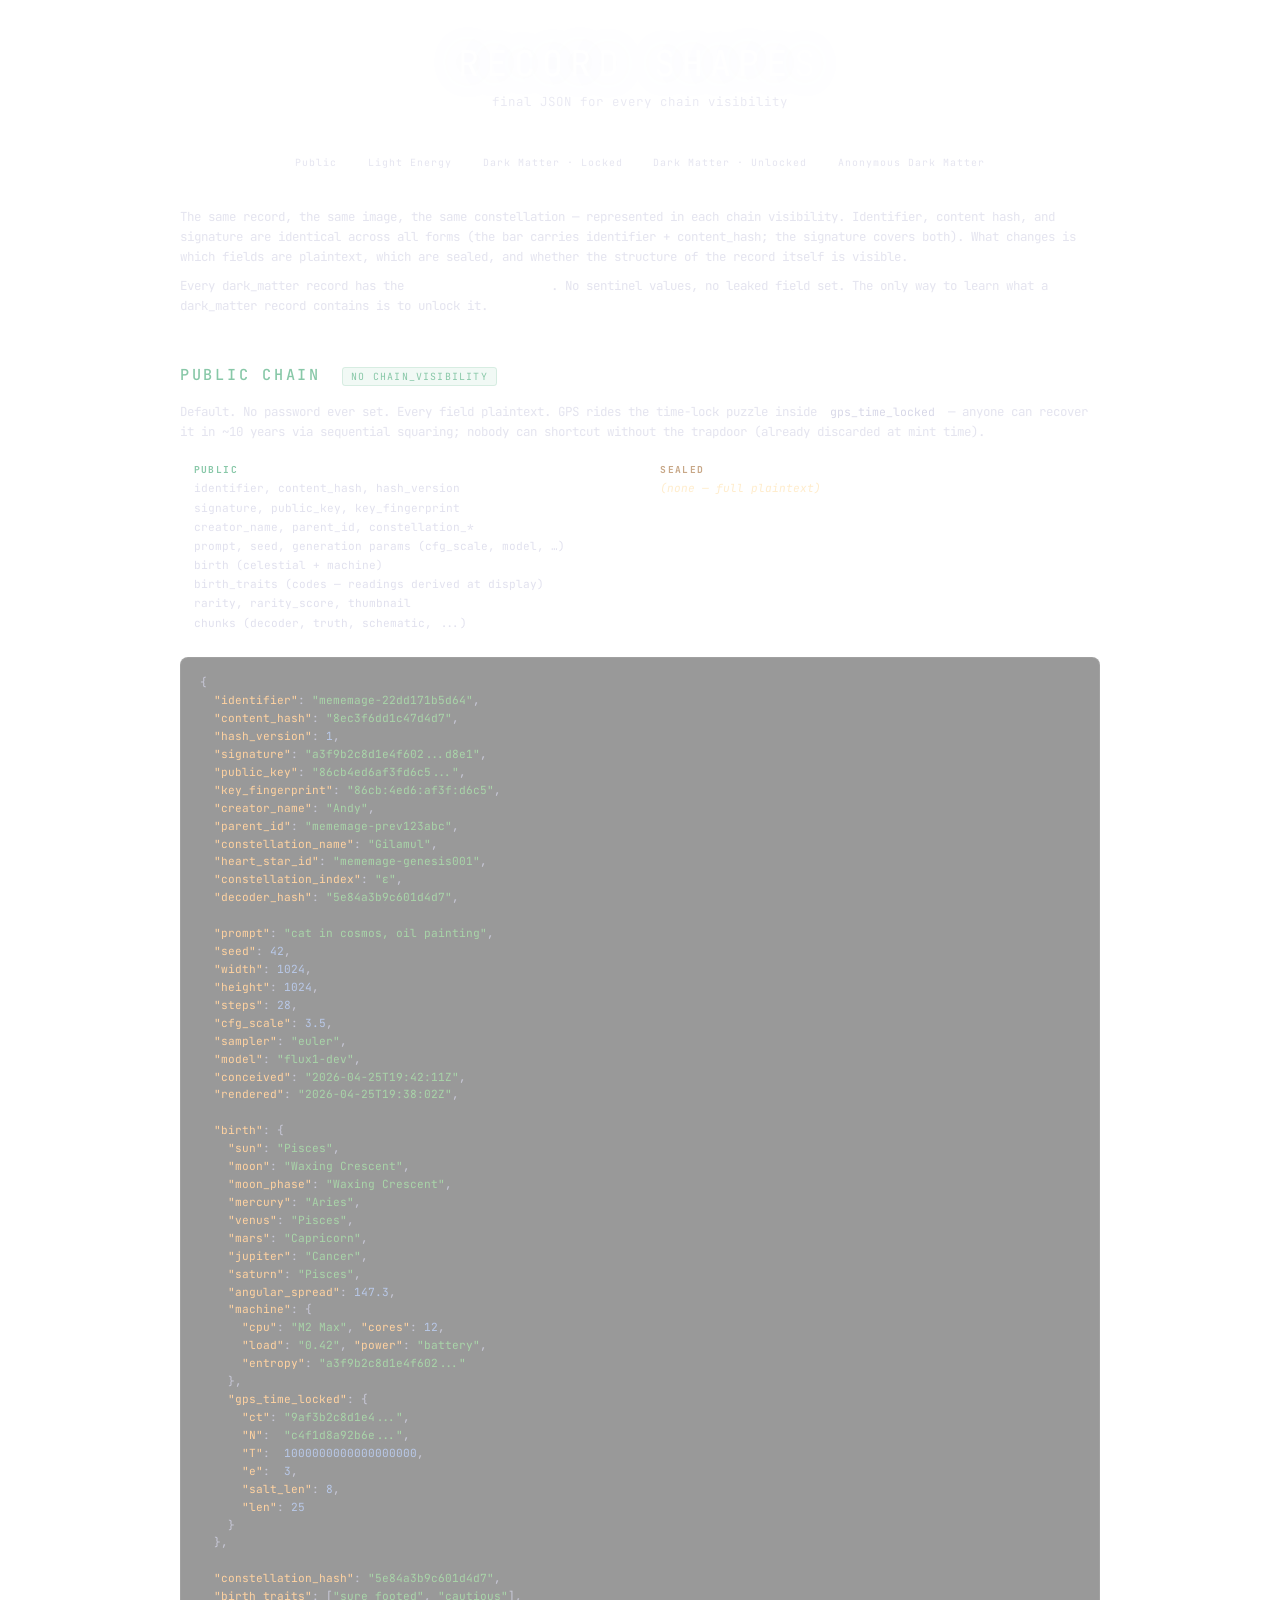
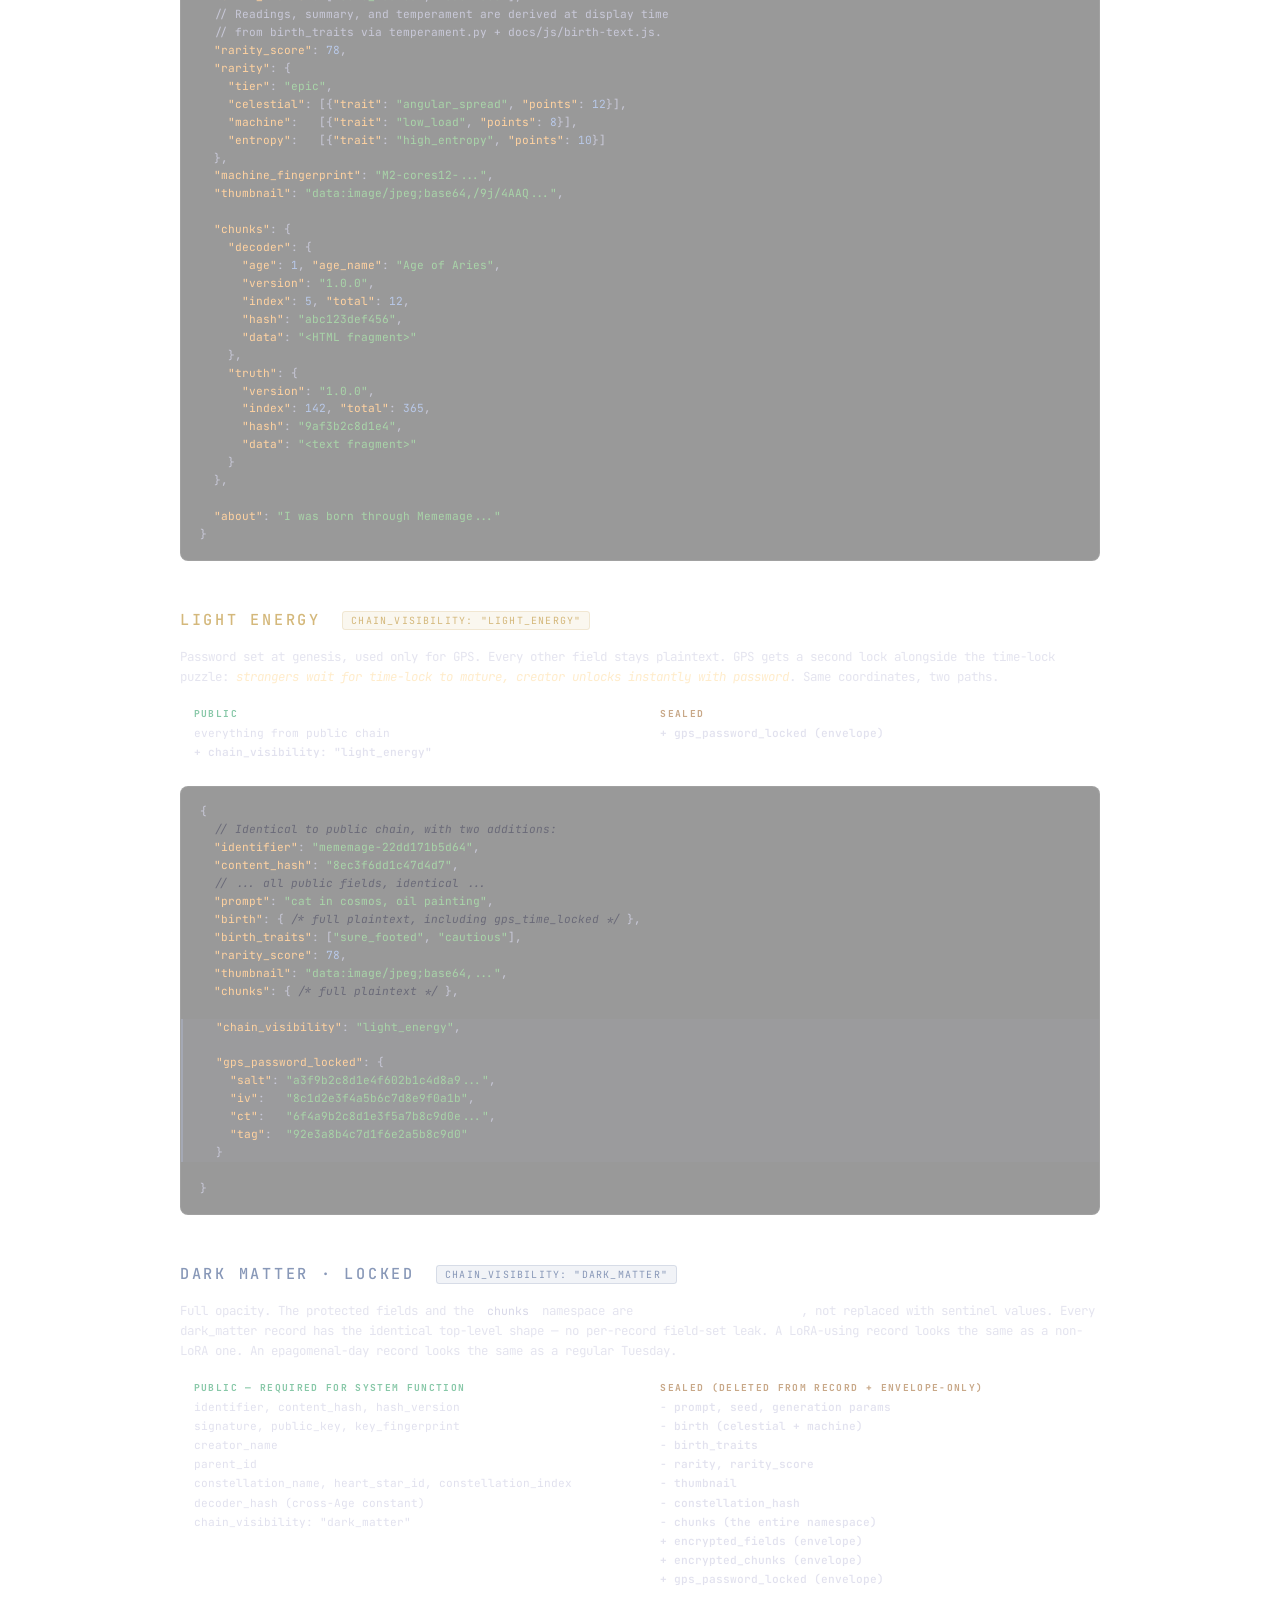
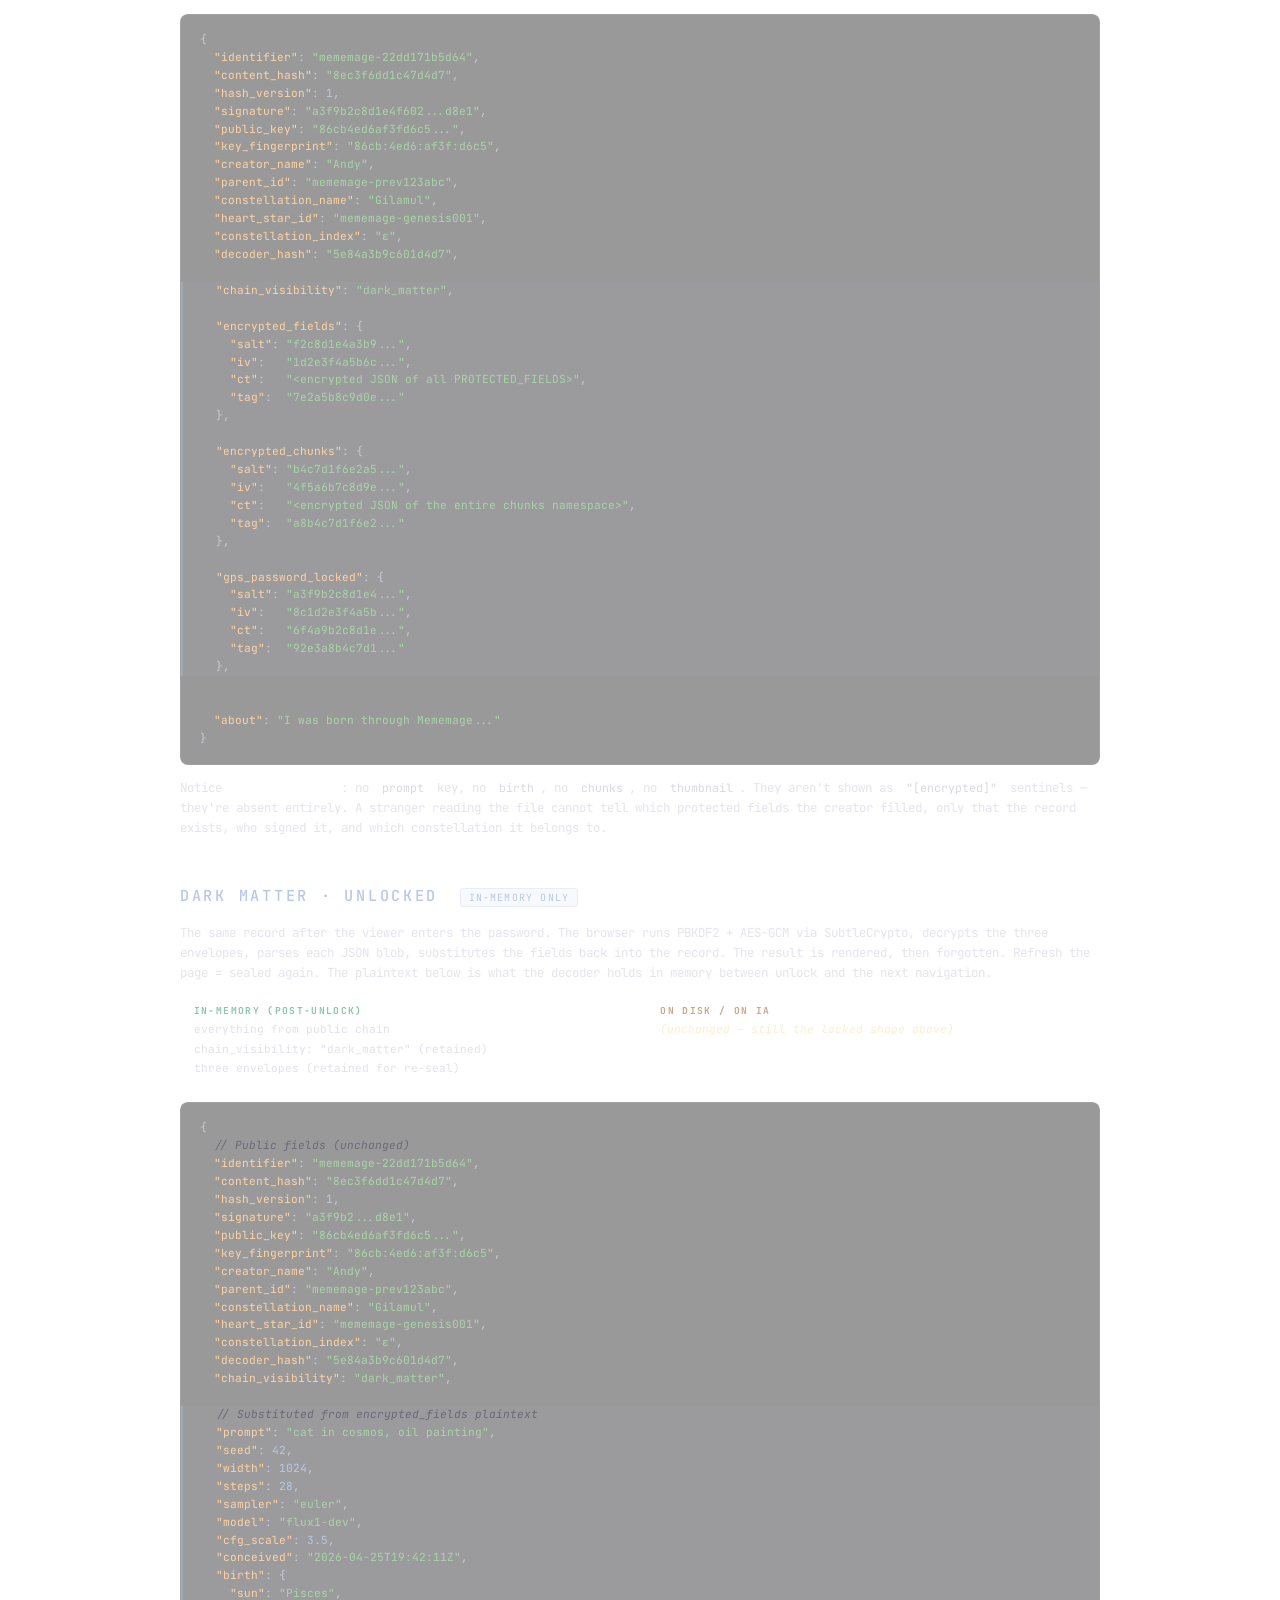
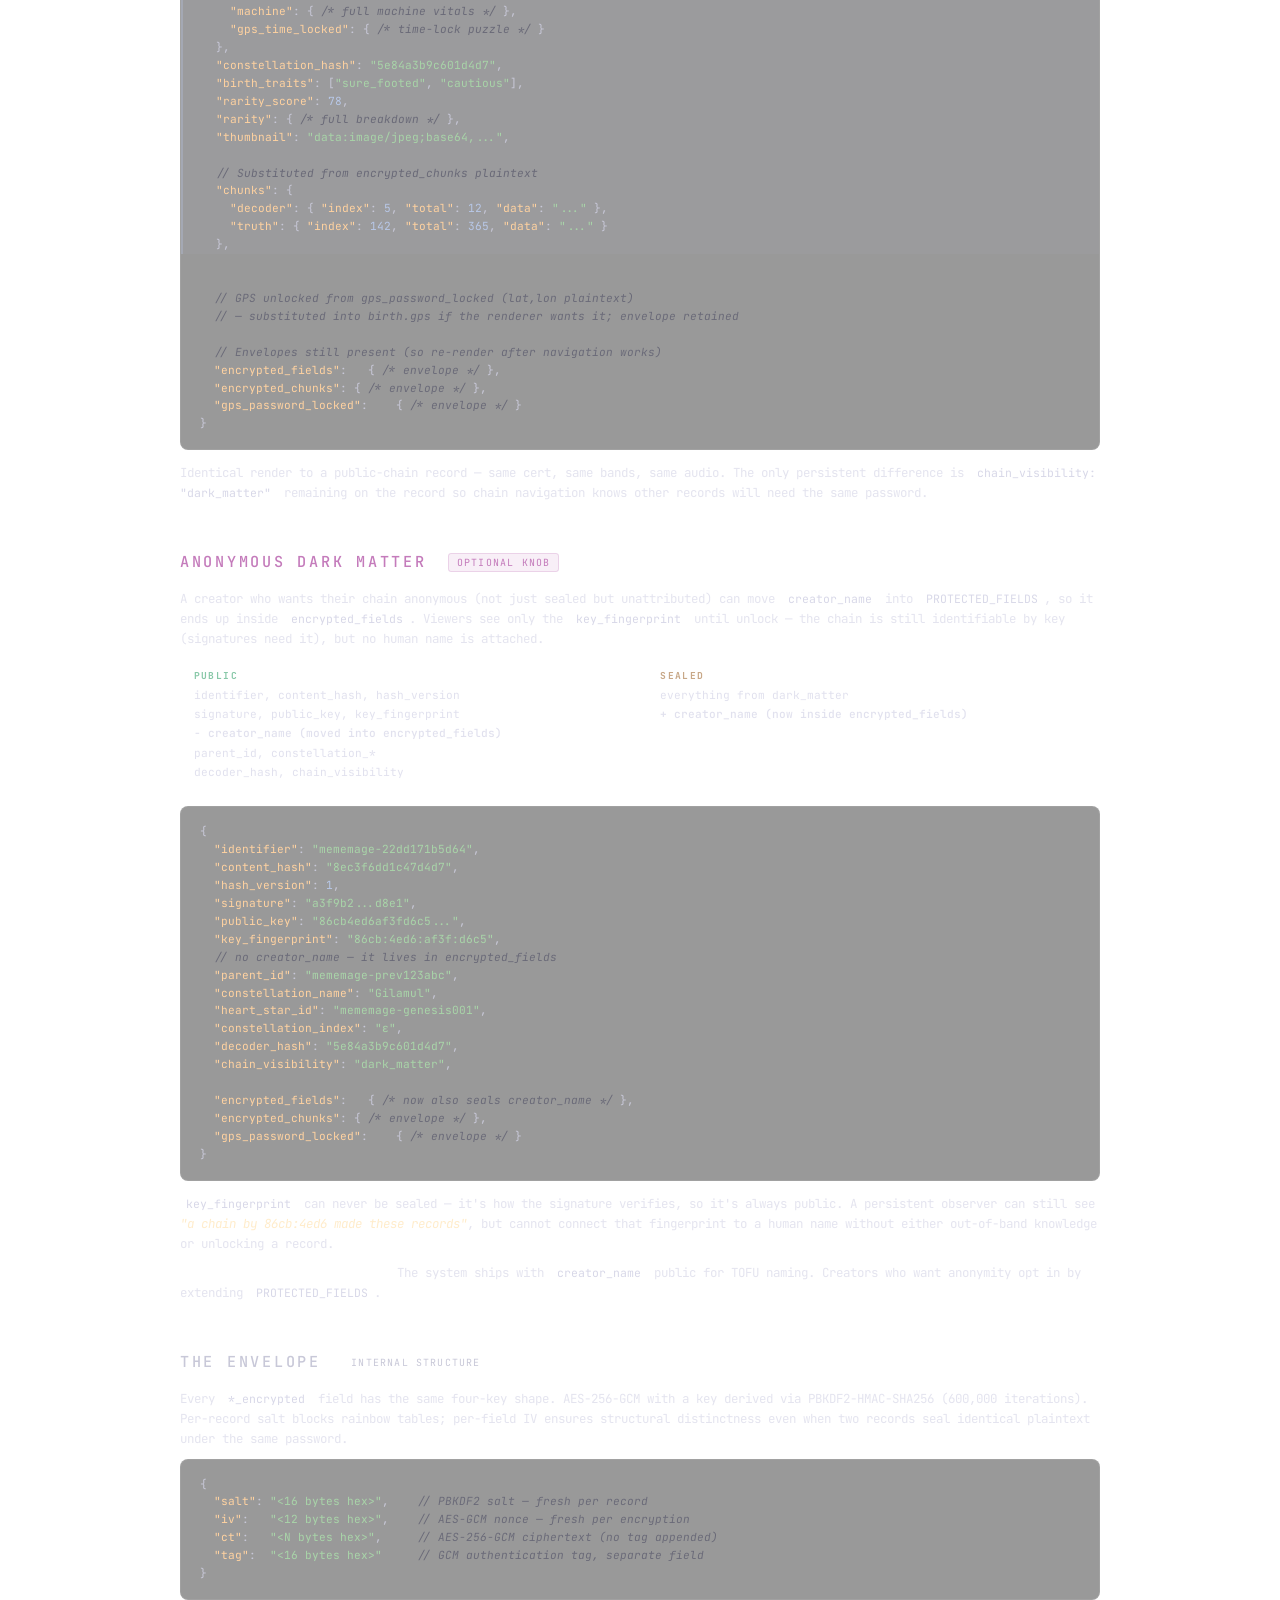
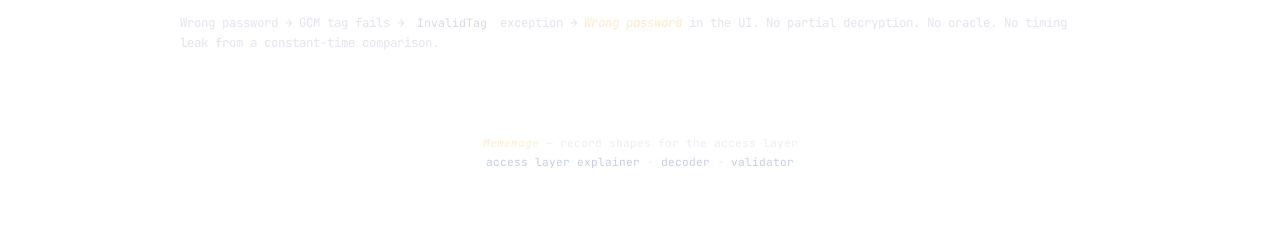
<file: docs/record-shapes.html>
<!DOCTYPE html>
<!-- Iteration page (private). Provenance: catalogs the record shape archetypes (public/private/locked/anon variants). -->
<html lang="en">
<head>
<meta charset="UTF-8">
<meta name="viewport" content="width=device-width, initial-scale=1.0">
<title>Mememage — Record Shapes</title>
<link rel="stylesheet" href="css/layout.css">
<link rel="stylesheet" href="css/mememage.css">
<style>
  body { padding: 2.5rem 1.2rem 4rem; }
  .doc-wrap { max-width: 920px; margin: 0 auto; }
  .doc-header { text-align: center; margin-bottom: 2.5rem; }
  .doc-header h1 { font-size: 2.2rem; font-weight: 300; letter-spacing: 0.2em; text-transform: uppercase; margin: 0 0 0.4rem; color: #fff; text-shadow: 0 0 40px rgba(120, 140, 220, 0.2); }
  .doc-header .subtitle { font-size: 0.78rem; font-weight: 300; letter-spacing: 0.08em; color: rgba(220,220,235,0.65); }

  .doc-section { margin: 0 0 3rem; }
  .doc-section h2 {
    font-size: 0.95rem; font-weight: 500; letter-spacing: 0.18em;
    text-transform: uppercase;
    border-bottom: 1px solid rgba(255,255,255,0.08);
    padding-bottom: 0.4rem; margin: 0 0 0.6rem;
  }
  .doc-section h2 .tag {
    font-size: 0.62rem; letter-spacing: 0.12em; padding: 2px 8px;
    border-radius: 3px; margin-left: 0.6rem; vertical-align: middle;
    font-weight: 400;
  }
  .doc-section h2.public  { color: #88c8a8; }
  .doc-section h2.public  .tag { background: rgba(136,200,168,0.12); color: #88c8a8; border: 1px solid rgba(136,200,168,0.25); }
  .doc-section h2.light   { color: #d4b87b; }
  .doc-section h2.light   .tag { background: rgba(212,184,123,0.12); color: #d4b87b; border: 1px solid rgba(212,184,123,0.25); }
  .doc-section h2.dark    { color: #8898b8; }
  .doc-section h2.dark    .tag { background: rgba(136,152,184,0.12); color: #8898b8; border: 1px solid rgba(136,152,184,0.25); }
  .doc-section h2.unlock  { color: #b8c8e8; }
  .doc-section h2.unlock  .tag { background: rgba(184,200,232,0.12); color: #b8c8e8; border: 1px solid rgba(184,200,232,0.25); }
  .doc-section h2.anon    { color: #c47bbb; }
  .doc-section h2.anon    .tag { background: rgba(196,123,187,0.12); color: #c47bbb; border: 1px solid rgba(196,123,187,0.25); }

  .doc-section p, .doc-section li {
    font-size: 0.78rem; line-height: 1.6; color: rgba(220,220,235,0.78);
    margin: 0 0 0.6rem;
  }
  .doc-section em { color: rgba(255,235,200,0.95); font-style: italic; }
  .doc-section strong { color: #fff; font-weight: 500; }
  .doc-section code {
    font-family: 'JetBrains Mono', monospace; font-size: 0.72rem;
    background: rgba(255,255,255,0.05); padding: 1px 6px; border-radius: 3px;
    color: #d8d8e8;
  }

  /* Visibility summary band per config */
  .vis-summary {
    display: grid; grid-template-columns: 1fr 1fr; gap: 0.8rem;
    margin: 0.5rem 0 0.8rem;
  }
  .vis-cell {
    border: 1px solid rgba(255,255,255,0.06);
    border-radius: 6px; padding: 0.6rem 0.8rem;
    background: rgba(255,255,255,0.02);
  }
  .vis-cell h4 {
    font-size: 0.6rem; letter-spacing: 0.14em; text-transform: uppercase;
    margin: 0 0 0.3rem;
    color: rgba(220,220,235,0.55);
  }
  .vis-cell ul { list-style: none; padding: 0; margin: 0; }
  .vis-cell li {
    font-size: 0.7rem; line-height: 1.5; margin-bottom: 0.15rem;
    color: rgba(220,220,235,0.85);
    font-family: 'JetBrains Mono', monospace;
  }
  .vis-cell.public-side h4 { color: #88c8a8; }
  .vis-cell.sealed-side h4 { color: #c8a888; }
  @media (max-width: 679px) {
    .vis-summary { grid-template-columns: 1fr; }
  }

  /* JSON code block — single source of truth for highlighting */
  pre.json {
    background: rgba(0,0,0,0.4);
    border: 1px solid rgba(255,255,255,0.08);
    border-radius: 8px; padding: 1rem 1.2rem;
    font-family: 'JetBrains Mono', monospace;
    font-size: 0.7rem; line-height: 1.6;
    color: #c8c8d8;
    overflow-x: auto;
    margin: 0.6rem 0 0.8rem;
    white-space: pre;
  }
  pre.json .k    { color: #ffd2a0; }
  pre.json .s    { color: #a8d4a8; }
  pre.json .n    { color: #b8c8e8; }
  pre.json .b    { color: #c8a8e8; }
  pre.json .com  { color: #6a6a78; font-style: italic; }
  pre.json .seal { color: #d4a880; }
  pre.json .frame {
    background: rgba(184,200,232,0.05);
    display: block;
    margin: 0 -1.2rem;
    padding: 0 1.2rem;
    border-left: 2px solid rgba(184,200,232,0.3);
  }

  /* Diff badge — shows what's added/removed compared to baseline */
  .diff-add    { color: #88c8a8; font-weight: 500; }
  .diff-remove { color: #c87a7a; font-weight: 500; }

  .doc-footer {
    text-align: center;
    margin-top: 3rem; padding-top: 2rem;
    border-top: 1px solid rgba(255,255,255,0.06);
    font-size: 0.7rem; line-height: 1.7;
    color: rgba(220,220,235,0.55);
  }
  .doc-footer em { color: rgba(255,235,200,0.85); }
  .doc-footer a { color: rgba(184,200,232,0.85); text-decoration: none; }
  .doc-footer a:hover { text-decoration: underline; }

  .nav-pills {
    display: flex; gap: 0.4rem; flex-wrap: wrap;
    margin: 1rem 0 2rem; justify-content: center;
  }
  .nav-pill {
    font-size: 0.62rem; letter-spacing: 0.1em;
    padding: 0.3rem 0.7rem;
    border: 1px solid rgba(255,255,255,0.1);
    border-radius: 14px;
    color: rgba(220,220,235,0.75);
    text-decoration: none;
    transition: all 0.2s ease;
  }
  .nav-pill:hover {
    background: rgba(255,255,255,0.04);
    color: #fff;
    border-color: rgba(255,255,255,0.2);
  }
</style>
</head>
<body>

<canvas id="starfield"></canvas>

<div class="doc-wrap">

  <div class="doc-header">
    <h1>Record Shapes</h1>
    <p class="subtitle">final JSON for every chain visibility</p>
  </div>

  <nav class="nav-pills">
    <a class="nav-pill" href="#public">Public</a>
    <a class="nav-pill" href="#light">Light Energy</a>
    <a class="nav-pill" href="#dark-locked">Dark Matter · Locked</a>
    <a class="nav-pill" href="#dark-unlocked">Dark Matter · Unlocked</a>
    <a class="nav-pill" href="#anon">Anonymous Dark Matter</a>
  </nav>

  <div class="doc-section">
    <p>
      The same record, the same image, the same constellation —
      represented in each chain visibility. Identifier, content hash,
      and signature are identical across all forms (the bar carries
      identifier + content_hash; the signature covers both). What
      changes is which fields are plaintext, which are sealed, and
      whether the structure of the record itself is visible.
    </p>
    <p>
      Every dark_matter record has the <strong>same top-level shape</strong>.
      No sentinel values, no leaked field set. The only way to learn
      what a dark_matter record contains is to unlock it.
    </p>
  </div>

  <!-- ============================================================ -->
  <div class="doc-section" id="public">
    <h2 class="public">Public Chain <span class="tag">no chain_visibility</span></h2>
    <p>
      Default. No password ever set. Every field plaintext. GPS rides
      the time-lock puzzle inside <code>gps_time_locked</code> — anyone
      can recover it in ~10 years via sequential squaring; nobody can
      shortcut without the trapdoor (already discarded at mint time).
    </p>

    <div class="vis-summary">
      <div class="vis-cell public-side">
        <h4>Public</h4>
        <ul>
          <li>identifier, content_hash, hash_version</li>
          <li>signature, public_key, key_fingerprint</li>
          <li>creator_name, parent_id, constellation_*</li>
          <li>prompt, seed, generation params (cfg_scale, model, …)</li>
          <li>birth (celestial + machine)</li>
          <li>birth_traits (codes — readings derived at display)</li>
          <li>rarity, rarity_score, thumbnail</li>
          <li>chunks (decoder, truth, schematic, ...)</li>
        </ul>
      </div>
      <div class="vis-cell sealed-side">
        <h4>Sealed</h4>
        <ul>
          <li><em>(none — full plaintext)</em></li>
        </ul>
      </div>
    </div>

    <pre class="json">{
  <span class="k">"identifier"</span>: <span class="s">"mememage-22dd171b5d64"</span>,
  <span class="k">"content_hash"</span>: <span class="s">"8ec3f6dd1c47d4d7"</span>,
  <span class="k">"hash_version"</span>: <span class="n">1</span>,
  <span class="k">"signature"</span>: <span class="s">"a3f9b2c8d1e4f602...d8e1"</span>,
  <span class="k">"public_key"</span>: <span class="s">"86cb4ed6af3fd6c5..."</span>,
  <span class="k">"key_fingerprint"</span>: <span class="s">"86cb:4ed6:af3f:d6c5"</span>,
  <span class="k">"creator_name"</span>: <span class="s">"Andy"</span>,
  <span class="k">"parent_id"</span>: <span class="s">"mememage-prev123abc"</span>,
  <span class="k">"constellation_name"</span>: <span class="s">"Gilamul"</span>,
  <span class="k">"heart_star_id"</span>: <span class="s">"mememage-genesis001"</span>,
  <span class="k">"constellation_index"</span>: <span class="s">"ε"</span>,
  <span class="k">"decoder_hash"</span>: <span class="s">"5e84a3b9c601d4d7"</span>,

  <span class="k">"prompt"</span>: <span class="s">"cat in cosmos, oil painting"</span>,
  <span class="k">"seed"</span>: <span class="n">42</span>,
  <span class="k">"width"</span>: <span class="n">1024</span>,
  <span class="k">"height"</span>: <span class="n">1024</span>,
  <span class="k">"steps"</span>: <span class="n">28</span>,
  <span class="k">"cfg_scale"</span>: <span class="n">3.5</span>,
  <span class="k">"sampler"</span>: <span class="s">"euler"</span>,
  <span class="k">"model"</span>: <span class="s">"flux1-dev"</span>,
  <span class="k">"conceived"</span>: <span class="s">"2026-04-25T19:42:11Z"</span>,
  <span class="k">"rendered"</span>: <span class="s">"2026-04-25T19:38:02Z"</span>,

  <span class="k">"birth"</span>: {
    <span class="k">"sun"</span>: <span class="s">"Pisces"</span>,
    <span class="k">"moon"</span>: <span class="s">"Waxing Crescent"</span>,
    <span class="k">"moon_phase"</span>: <span class="s">"Waxing Crescent"</span>,
    <span class="k">"mercury"</span>: <span class="s">"Aries"</span>,
    <span class="k">"venus"</span>: <span class="s">"Pisces"</span>,
    <span class="k">"mars"</span>: <span class="s">"Capricorn"</span>,
    <span class="k">"jupiter"</span>: <span class="s">"Cancer"</span>,
    <span class="k">"saturn"</span>: <span class="s">"Pisces"</span>,
    <span class="k">"angular_spread"</span>: <span class="n">147.3</span>,
    <span class="k">"machine"</span>: {
      <span class="k">"cpu"</span>: <span class="s">"M2 Max"</span>, <span class="k">"cores"</span>: <span class="n">12</span>,
      <span class="k">"load"</span>: <span class="s">"0.42"</span>, <span class="k">"power"</span>: <span class="s">"battery"</span>,
      <span class="k">"entropy"</span>: <span class="s">"a3f9b2c8d1e4f602..."</span>
    },
    <span class="k">"gps_time_locked"</span>: {
      <span class="k">"ct"</span>: <span class="s">"9af3b2c8d1e4..."</span>,
      <span class="k">"N"</span>:  <span class="s">"c4f1d8a92b6e..."</span>,
      <span class="k">"T"</span>:  <span class="n">1000000000000000000</span>,
      <span class="k">"e"</span>:  <span class="n">3</span>,
      <span class="k">"salt_len"</span>: <span class="n">8</span>,
      <span class="k">"len"</span>: <span class="n">25</span>
    }
  },

  <span class="k">"constellation_hash"</span>: <span class="s">"5e84a3b9c601d4d7"</span>,
  <span class="k">"birth_traits"</span>: [<span class="s">"sure_footed"</span>, <span class="s">"cautious"</span>],
  <span class="c">// Readings, summary, and temperament are derived at display time</span>
  <span class="c">// from birth_traits via temperament.py + docs/js/birth-text.js.</span>
  <span class="k">"rarity_score"</span>: <span class="n">78</span>,
  <span class="k">"rarity"</span>: {
    <span class="k">"tier"</span>: <span class="s">"epic"</span>,
    <span class="k">"celestial"</span>: [{<span class="k">"trait"</span>: <span class="s">"angular_spread"</span>, <span class="k">"points"</span>: <span class="n">12</span>}],
    <span class="k">"machine"</span>:   [{<span class="k">"trait"</span>: <span class="s">"low_load"</span>, <span class="k">"points"</span>: <span class="n">8</span>}],
    <span class="k">"entropy"</span>:   [{<span class="k">"trait"</span>: <span class="s">"high_entropy"</span>, <span class="k">"points"</span>: <span class="n">10</span>}]
  },
  <span class="k">"machine_fingerprint"</span>: <span class="s">"M2-cores12-..."</span>,
  <span class="k">"thumbnail"</span>: <span class="s">"[data-uri]..."</span>,

  <span class="k">"chunks"</span>: {
    <span class="k">"decoder"</span>: {
      <span class="k">"age"</span>: <span class="n">1</span>, <span class="k">"age_name"</span>: <span class="s">"Age of Aries"</span>,
      <span class="k">"version"</span>: <span class="s">"1.0.0"</span>,
      <span class="k">"index"</span>: <span class="n">5</span>, <span class="k">"total"</span>: <span class="n">12</span>,
      <span class="k">"hash"</span>: <span class="s">"abc123def456"</span>,
      <span class="k">"data"</span>: <span class="s">"&lt;HTML fragment&gt;"</span>
    },
    <span class="k">"truth"</span>: {
      <span class="k">"version"</span>: <span class="s">"1.0.0"</span>,
      <span class="k">"index"</span>: <span class="n">142</span>, <span class="k">"total"</span>: <span class="n">365</span>,
      <span class="k">"hash"</span>: <span class="s">"9af3b2c8d1e4"</span>,
      <span class="k">"data"</span>: <span class="s">"&lt;text fragment&gt;"</span>
    }
  },

  <span class="k">"about"</span>: <span class="s">"I was born through Mememage..."</span>
}</pre>
  </div>

  <!-- ============================================================ -->
  <div class="doc-section" id="light">
    <h2 class="light">Light Energy <span class="tag">chain_visibility: "light_energy"</span></h2>
    <p>
      Password set at genesis, used only for GPS. Every other field
      stays plaintext. GPS gets a second lock alongside the time-lock
      puzzle: <em>strangers wait for time-lock to mature, creator
      unlocks instantly with password</em>. Same coordinates, two
      paths.
    </p>

    <div class="vis-summary">
      <div class="vis-cell public-side">
        <h4>Public</h4>
        <ul>
          <li>everything from public chain</li>
          <li class="diff-add">+ chain_visibility: "light_energy"</li>
        </ul>
      </div>
      <div class="vis-cell sealed-side">
        <h4>Sealed</h4>
        <ul>
          <li class="diff-add">+ gps_password_locked (envelope)</li>
        </ul>
      </div>
    </div>

    <pre class="json">{
  <span class="com">// Identical to public chain, with two additions:</span>
  <span class="k">"identifier"</span>: <span class="s">"mememage-22dd171b5d64"</span>,
  <span class="k">"content_hash"</span>: <span class="s">"8ec3f6dd1c47d4d7"</span>,
  <span class="com">// ... all public fields, identical ...</span>
  <span class="k">"prompt"</span>: <span class="s">"cat in cosmos, oil painting"</span>,
  <span class="k">"birth"</span>: { <span class="com">/* full plaintext, including gps_time_locked */</span> },
  <span class="k">"birth_traits"</span>: [<span class="s">"sure_footed"</span>, <span class="s">"cautious"</span>],
  <span class="k">"rarity_score"</span>: <span class="n">78</span>,
  <span class="k">"thumbnail"</span>: <span class="s">"data:image/jpeg;base64,..."</span>,
  <span class="k">"chunks"</span>: { <span class="com">/* full plaintext */</span> },

<span class="frame">  <span class="k">"chain_visibility"</span>: <span class="s">"light_energy"</span>,

  <span class="k">"gps_password_locked"</span>: {
    <span class="k">"salt"</span>: <span class="s">"a3f9b2c8d1e4f602b1c4d8a9..."</span>,
    <span class="k">"iv"</span>:   <span class="s">"8c1d2e3f4a5b6c7d8e9f0a1b"</span>,
    <span class="k">"ct"</span>:   <span class="s">"6f4a9b2c8d1e3f5a7b8c9d0e..."</span>,
    <span class="k">"tag"</span>:  <span class="s">"92e3a8b4c7d1f6e2a5b8c9d0"</span>
  }</span>
}</pre>
  </div>

  <!-- ============================================================ -->
  <div class="doc-section" id="dark-locked">
    <h2 class="dark">Dark Matter · Locked <span class="tag">chain_visibility: "dark_matter"</span></h2>
    <p>
      Full opacity. The protected fields and the <code>chunks</code>
      namespace are <strong>deleted from the record</strong>, not
      replaced with sentinel values. Every dark_matter record has the
      identical top-level shape — no per-record field-set leak. A
      LoRA-using record looks the same as a non-LoRA one. An
      epagomenal-day record looks the same as a regular Tuesday.
    </p>

    <div class="vis-summary">
      <div class="vis-cell public-side">
        <h4>Public — required for system function</h4>
        <ul>
          <li>identifier, content_hash, hash_version</li>
          <li>signature, public_key, key_fingerprint</li>
          <li>creator_name</li>
          <li>parent_id</li>
          <li>constellation_name, heart_star_id, constellation_index</li>
          <li>decoder_hash <span class="com">(cross-Age constant)</span></li>
          <li>chain_visibility: "dark_matter"</li>
        </ul>
      </div>
      <div class="vis-cell sealed-side">
        <h4>Sealed (deleted from record + envelope-only)</h4>
        <ul>
          <li class="diff-remove">− prompt, seed, generation params</li>
          <li class="diff-remove">− birth (celestial + machine)</li>
          <li class="diff-remove">− birth_traits</li>
          <li class="diff-remove">− rarity, rarity_score</li>
          <li class="diff-remove">− thumbnail</li>
          <li class="diff-remove">− constellation_hash</li>
          <li class="diff-remove">− chunks (the entire namespace)</li>
          <li class="diff-add">+ encrypted_fields (envelope)</li>
          <li class="diff-add">+ encrypted_chunks (envelope)</li>
          <li class="diff-add">+ gps_password_locked (envelope)</li>
        </ul>
      </div>
    </div>

    <pre class="json">{
  <span class="k">"identifier"</span>: <span class="s">"mememage-22dd171b5d64"</span>,
  <span class="k">"content_hash"</span>: <span class="s">"8ec3f6dd1c47d4d7"</span>,
  <span class="k">"hash_version"</span>: <span class="n">1</span>,
  <span class="k">"signature"</span>: <span class="s">"a3f9b2c8d1e4f602...d8e1"</span>,
  <span class="k">"public_key"</span>: <span class="s">"86cb4ed6af3fd6c5..."</span>,
  <span class="k">"key_fingerprint"</span>: <span class="s">"86cb:4ed6:af3f:d6c5"</span>,
  <span class="k">"creator_name"</span>: <span class="s">"Andy"</span>,
  <span class="k">"parent_id"</span>: <span class="s">"mememage-prev123abc"</span>,
  <span class="k">"constellation_name"</span>: <span class="s">"Gilamul"</span>,
  <span class="k">"heart_star_id"</span>: <span class="s">"mememage-genesis001"</span>,
  <span class="k">"constellation_index"</span>: <span class="s">"ε"</span>,
  <span class="k">"decoder_hash"</span>: <span class="s">"5e84a3b9c601d4d7"</span>,

<span class="frame">  <span class="k">"chain_visibility"</span>: <span class="s">"dark_matter"</span>,

  <span class="k">"encrypted_fields"</span>: {
    <span class="k">"salt"</span>: <span class="s">"f2c8d1e4a3b9..."</span>,
    <span class="k">"iv"</span>:   <span class="s">"1d2e3f4a5b6c..."</span>,
    <span class="k">"ct"</span>:   <span class="s">"&lt;encrypted JSON of all PROTECTED_FIELDS&gt;"</span>,
    <span class="k">"tag"</span>:  <span class="s">"7e2a5b8c9d0e..."</span>
  },

  <span class="k">"encrypted_chunks"</span>: {
    <span class="k">"salt"</span>: <span class="s">"b4c7d1f6e2a5..."</span>,
    <span class="k">"iv"</span>:   <span class="s">"4f5a6b7c8d9e..."</span>,
    <span class="k">"ct"</span>:   <span class="s">"&lt;encrypted JSON of the entire chunks namespace&gt;"</span>,
    <span class="k">"tag"</span>:  <span class="s">"a8b4c7d1f6e2..."</span>
  },

  <span class="k">"gps_password_locked"</span>: {
    <span class="k">"salt"</span>: <span class="s">"a3f9b2c8d1e4..."</span>,
    <span class="k">"iv"</span>:   <span class="s">"8c1d2e3f4a5b..."</span>,
    <span class="k">"ct"</span>:   <span class="s">"6f4a9b2c8d1e..."</span>,
    <span class="k">"tag"</span>:  <span class="s">"92e3a8b4c7d1..."</span>
  },</span>

  <span class="k">"about"</span>: <span class="s">"I was born through Mememage..."</span>
}</pre>

    <p>
      Notice <strong>what's not there</strong>: no <code>prompt</code>
      key, no <code>birth</code>, no <code>chunks</code>, no
      <code>thumbnail</code>. They aren't shown as <code>"[encrypted]"</code>
      sentinels — they're absent entirely. A stranger reading the file
      cannot tell which protected fields the creator filled, only that
      the record exists, who signed it, and which constellation it
      belongs to.
    </p>
  </div>

  <!-- ============================================================ -->
  <div class="doc-section" id="dark-unlocked">
    <h2 class="unlock">Dark Matter · Unlocked <span class="tag">in-memory only</span></h2>
    <p>
      The same record after the viewer enters the password. The
      browser runs PBKDF2 + AES-GCM via SubtleCrypto, decrypts the
      three envelopes, parses each JSON blob, substitutes the fields
      back into the record. The result is rendered, then forgotten.
      Refresh the page = sealed again. The plaintext below is what
      the decoder holds in memory between unlock and the next
      navigation.
    </p>

    <div class="vis-summary">
      <div class="vis-cell public-side">
        <h4>In-memory (post-unlock)</h4>
        <ul>
          <li>everything from public chain</li>
          <li>chain_visibility: "dark_matter" <span class="com">(retained)</span></li>
          <li>three envelopes <span class="com">(retained for re-seal)</span></li>
        </ul>
      </div>
      <div class="vis-cell sealed-side">
        <h4>On disk / on IA</h4>
        <ul>
          <li><em>(unchanged — still the locked shape above)</em></li>
        </ul>
      </div>
    </div>

    <pre class="json">{
  <span class="com">// Public fields (unchanged)</span>
  <span class="k">"identifier"</span>: <span class="s">"mememage-22dd171b5d64"</span>,
  <span class="k">"content_hash"</span>: <span class="s">"8ec3f6dd1c47d4d7"</span>,
  <span class="k">"hash_version"</span>: <span class="n">1</span>,
  <span class="k">"signature"</span>: <span class="s">"a3f9b2...d8e1"</span>,
  <span class="k">"public_key"</span>: <span class="s">"86cb4ed6af3fd6c5..."</span>,
  <span class="k">"key_fingerprint"</span>: <span class="s">"86cb:4ed6:af3f:d6c5"</span>,
  <span class="k">"creator_name"</span>: <span class="s">"Andy"</span>,
  <span class="k">"parent_id"</span>: <span class="s">"mememage-prev123abc"</span>,
  <span class="k">"constellation_name"</span>: <span class="s">"Gilamul"</span>,
  <span class="k">"heart_star_id"</span>: <span class="s">"mememage-genesis001"</span>,
  <span class="k">"constellation_index"</span>: <span class="s">"ε"</span>,
  <span class="k">"decoder_hash"</span>: <span class="s">"5e84a3b9c601d4d7"</span>,
  <span class="k">"chain_visibility"</span>: <span class="s">"dark_matter"</span>,

<span class="frame">  <span class="com">// Substituted from encrypted_fields plaintext</span>
  <span class="k">"prompt"</span>: <span class="s">"cat in cosmos, oil painting"</span>,
  <span class="k">"seed"</span>: <span class="n">42</span>,
  <span class="k">"width"</span>: <span class="n">1024</span>,
  <span class="k">"steps"</span>: <span class="n">28</span>,
  <span class="k">"sampler"</span>: <span class="s">"euler"</span>,
  <span class="k">"model"</span>: <span class="s">"flux1-dev"</span>,
  <span class="k">"cfg_scale"</span>: <span class="n">3.5</span>,
  <span class="k">"conceived"</span>: <span class="s">"2026-04-25T19:42:11Z"</span>,
  <span class="k">"birth"</span>: {
    <span class="k">"sun"</span>: <span class="s">"Pisces"</span>,
    <span class="k">"machine"</span>: { <span class="com">/* full machine vitals */</span> },
    <span class="k">"gps_time_locked"</span>: { <span class="com">/* time-lock puzzle */</span> }
  },
  <span class="k">"constellation_hash"</span>: <span class="s">"5e84a3b9c601d4d7"</span>,
  <span class="k">"birth_traits"</span>: [<span class="s">"sure_footed"</span>, <span class="s">"cautious"</span>],
  <span class="k">"rarity_score"</span>: <span class="n">78</span>,
  <span class="k">"rarity"</span>: { <span class="com">/* full breakdown */</span> },
  <span class="k">"thumbnail"</span>: <span class="s">"data:image/jpeg;base64,..."</span>,

  <span class="com">// Substituted from encrypted_chunks plaintext</span>
  <span class="k">"chunks"</span>: {
    <span class="k">"decoder"</span>: { <span class="k">"index"</span>: <span class="n">5</span>, <span class="k">"total"</span>: <span class="n">12</span>, <span class="k">"data"</span>: <span class="s">"..."</span> },
    <span class="k">"truth"</span>: { <span class="k">"index"</span>: <span class="n">142</span>, <span class="k">"total"</span>: <span class="n">365</span>, <span class="k">"data"</span>: <span class="s">"..."</span> }
  },</span>

  <span class="com">// GPS unlocked from gps_password_locked (lat,lon plaintext)</span>
  <span class="com">// — substituted into birth.gps if the renderer wants it; envelope retained</span>

  <span class="com">// Envelopes still present (so re-render after navigation works)</span>
  <span class="k">"encrypted_fields"</span>:   { <span class="com">/* envelope */</span> },
  <span class="k">"encrypted_chunks"</span>: { <span class="com">/* envelope */</span> },
  <span class="k">"gps_password_locked"</span>:    { <span class="com">/* envelope */</span> }
}</pre>

    <p>
      Identical render to a public-chain record — same cert, same
      bands, same audio. The only persistent difference is
      <code>chain_visibility: "dark_matter"</code> remaining on the
      record so chain navigation knows other records will need the
      same password.
    </p>
  </div>

  <!-- ============================================================ -->
  <div class="doc-section" id="anon">
    <h2 class="anon">Anonymous Dark Matter <span class="tag">optional knob</span></h2>
    <p>
      A creator who wants their chain anonymous (not just sealed but
      unattributed) can move <code>creator_name</code> into
      <code>PROTECTED_FIELDS</code>, so it ends up inside
      <code>encrypted_fields</code>. Viewers see only the
      <code>key_fingerprint</code> until unlock — the chain is still
      identifiable by key (signatures need it), but no human name is
      attached.
    </p>

    <div class="vis-summary">
      <div class="vis-cell public-side">
        <h4>Public</h4>
        <ul>
          <li>identifier, content_hash, hash_version</li>
          <li>signature, public_key, key_fingerprint</li>
          <li class="diff-remove">− creator_name <span class="com">(moved into encrypted_fields)</span></li>
          <li>parent_id, constellation_*</li>
          <li>decoder_hash, chain_visibility</li>
        </ul>
      </div>
      <div class="vis-cell sealed-side">
        <h4>Sealed</h4>
        <ul>
          <li>everything from dark_matter</li>
          <li class="diff-add">+ creator_name <span class="com">(now inside encrypted_fields)</span></li>
        </ul>
      </div>
    </div>

    <pre class="json">{
  <span class="k">"identifier"</span>: <span class="s">"mememage-22dd171b5d64"</span>,
  <span class="k">"content_hash"</span>: <span class="s">"8ec3f6dd1c47d4d7"</span>,
  <span class="k">"hash_version"</span>: <span class="n">1</span>,
  <span class="k">"signature"</span>: <span class="s">"a3f9b2...d8e1"</span>,
  <span class="k">"public_key"</span>: <span class="s">"86cb4ed6af3fd6c5..."</span>,
  <span class="k">"key_fingerprint"</span>: <span class="s">"86cb:4ed6:af3f:d6c5"</span>,
  <span class="com">// no creator_name — it lives in encrypted_fields</span>
  <span class="k">"parent_id"</span>: <span class="s">"mememage-prev123abc"</span>,
  <span class="k">"constellation_name"</span>: <span class="s">"Gilamul"</span>,
  <span class="k">"heart_star_id"</span>: <span class="s">"mememage-genesis001"</span>,
  <span class="k">"constellation_index"</span>: <span class="s">"ε"</span>,
  <span class="k">"decoder_hash"</span>: <span class="s">"5e84a3b9c601d4d7"</span>,
  <span class="k">"chain_visibility"</span>: <span class="s">"dark_matter"</span>,

  <span class="k">"encrypted_fields"</span>:   { <span class="com">/* now also seals creator_name */</span> },
  <span class="k">"encrypted_chunks"</span>: { <span class="com">/* envelope */</span> },
  <span class="k">"gps_password_locked"</span>:    { <span class="com">/* envelope */</span> }
}</pre>

    <p>
      <code>key_fingerprint</code> can never be sealed — it's how the
      signature verifies, so it's always public. A persistent observer
      can still see <em>"a chain by 86cb:4ed6 made these records"</em>,
      but cannot connect that fingerprint to a human name without
      either out-of-band knowledge or unlocking a record.
    </p>

    <p>
      <strong>This is a knob, not a default.</strong> The system ships
      with <code>creator_name</code> public for TOFU naming. Creators
      who want anonymity opt in by extending <code>PROTECTED_FIELDS</code>.
    </p>
  </div>

  <!-- ============================================================ -->
  <div class="doc-section">
    <h2 style="color: #c8c8d8;">The Envelope <span class="tag" style="background:rgba(255,255,255,0.06);color:#c8c8d8;border:1px solid rgba(255,255,255,0.15);">internal structure</span></h2>
    <p>
      Every <code>*_encrypted</code> field has the same four-key shape.
      AES-256-GCM with a key derived via PBKDF2-HMAC-SHA256 (600,000
      iterations). Per-record salt blocks rainbow tables; per-field
      IV ensures structural distinctness even when two records seal
      identical plaintext under the same password.
    </p>

    <pre class="json">{
  <span class="k">"salt"</span>: <span class="s">"&lt;16 bytes hex&gt;"</span>,    <span class="com">// PBKDF2 salt — fresh per record</span>
  <span class="k">"iv"</span>:   <span class="s">"&lt;12 bytes hex&gt;"</span>,    <span class="com">// AES-GCM nonce — fresh per encryption</span>
  <span class="k">"ct"</span>:   <span class="s">"&lt;N bytes hex&gt;"</span>,     <span class="com">// AES-256-GCM ciphertext (no tag appended)</span>
  <span class="k">"tag"</span>:  <span class="s">"&lt;16 bytes hex&gt;"</span>     <span class="com">// GCM authentication tag, separate field</span>
}</pre>

    <p>
      Wrong password → GCM tag fails → <code>InvalidTag</code>
      exception → <em>Wrong password</em> in the UI. No partial
      decryption. No oracle. No timing leak from a constant-time
      comparison.
    </p>
  </div>

  <div class="doc-footer">
    <p>
      <em>Mememage</em> — record shapes for the access layer<br>
      <a href="access-layer.html">access layer explainer</a> ·
      <a href="index.html">decoder</a> ·
      <a href="validator.html">validator</a>
    </p>
  </div>

</div>

<script src="js/starfield.js"></script>
</body>
</html>
</file>
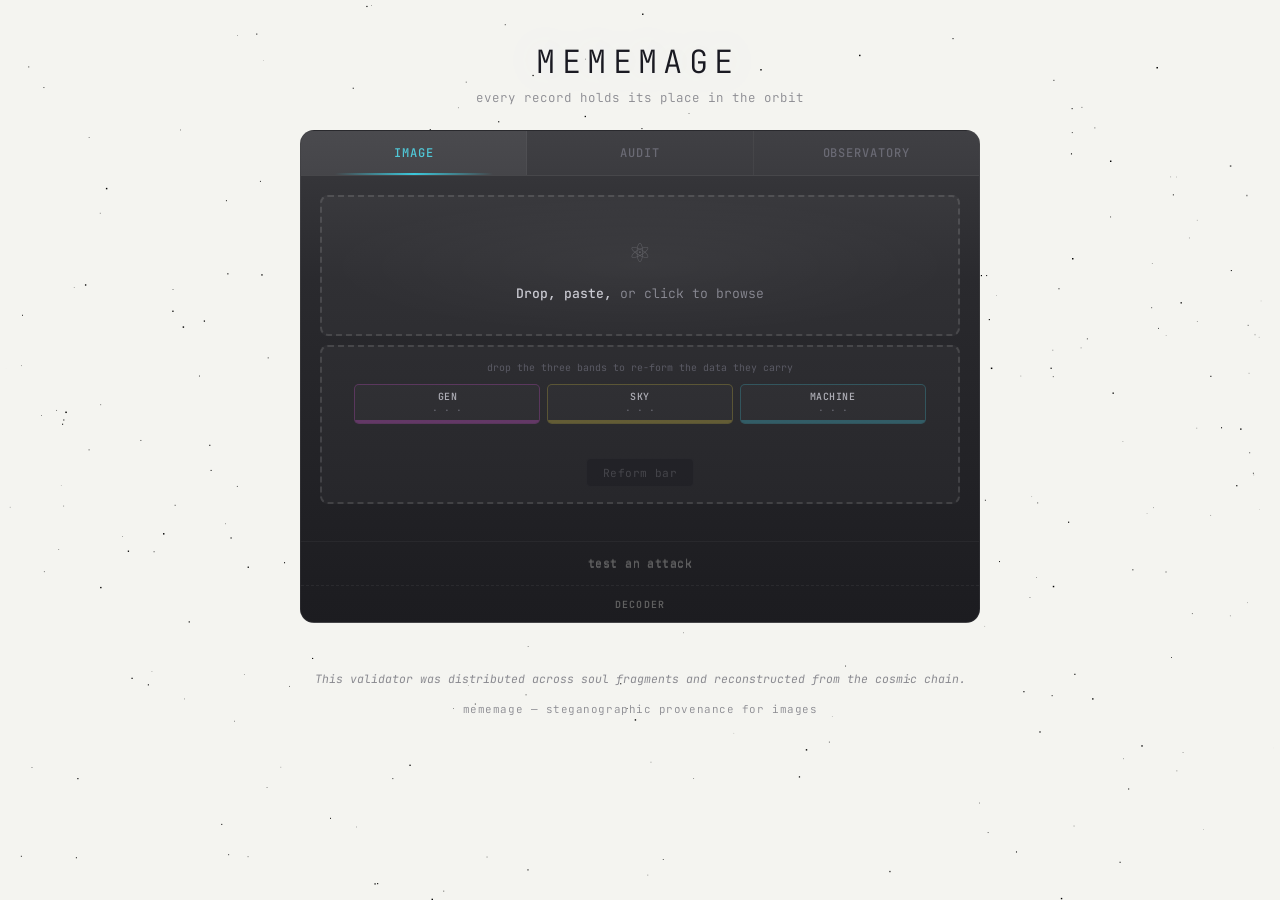
<file: docs/validator.html>
<!DOCTYPE html>
<html lang="en">
<head>
<meta charset="utf-8">
<meta name="viewport" content="width=device-width, initial-scale=1.0, viewport-fit=cover">
<title>Mememage — Validator</title>
<!-- Social preview (Open Graph + Twitter Card) -->
<meta property="og:type" content="website">
<meta property="og:site_name" content="Mememage">
<meta property="og:url" content="https://souls.mememage.art/validator">
<meta property="og:title" content="Mememage — validate the living memory of the chain">
<meta property="og:description" content="Audit any record from any source, and browse the image chain.">
<meta property="og:image" content="https://souls.mememage.art/img/og-validator.png">
<meta property="og:image:width" content="1200">
<meta property="og:image:height" content="630">
<meta property="og:image:alt" content="Mememage validator">
<meta name="twitter:card" content="summary_large_image">
<meta name="twitter:title" content="Mememage — validate the living memory of the chain">
<meta name="twitter:description" content="Audit any record from any source, and browse the image chain.">
<meta name="twitter:image" content="https://souls.mememage.art/img/og-validator.png">
<link rel="icon" href="data:image/svg+xml;utf8,%3Csvg%20xmlns%3D'http%3A%2F%2Fwww.w3.org%2F2000%2Fsvg'%20viewBox%3D'0%200%20100%20100'%3E%3Crect%20width%3D'100'%20height%3D'100'%20fill%3D'%23fff'%2F%3E%3Crect%20x%3D'3'%20y%3D'3'%20width%3D'94'%20height%3D'74'%20fill%3D'%23000'%2F%3E%3Crect%20y%3D'80'%20width%3D'33.34'%20height%3D'20'%20fill%3D'%23dc50dc'%2F%3E%3Crect%20x%3D'33.33'%20y%3D'80'%20width%3D'33.34'%20height%3D'20'%20fill%3D'%23dcc83c'%2F%3E%3Crect%20x%3D'66.66'%20y%3D'80'%20width%3D'33.34'%20height%3D'20'%20fill%3D'%233cc8dc'%2F%3E%3C%2Fsvg%3E">
<link href="https://fonts.googleapis.com/css2?family=JetBrains+Mono:wght@300;400;500;600&display=swap" rel="stylesheet"><link rel="stylesheet" href="css/theme.css?v=8b95a70">
<link rel="stylesheet" href="css/layout.css?v=8b95a70">
<link rel="stylesheet" href="css/mememage.css?v=8b95a70">
<link rel="stylesheet" href="css/cosmic-planetarium.css?v=8b95a70">
<script>if(location.search.indexOf('from=')>=0)document.documentElement.classList.add('portal-transit');</script>
<link rel="stylesheet" href="css/validator.css?v=8b95a70">
<!--MEMEMAGE_SOULS_BASE--><!-- a self-hosted mint server replaces the preceding marker comment with a <script> setting window.MEMEMAGE_SOULS_BASE, so the validator defaults its Audit Source to the local souls face; on GitHub Pages the comment stays inert and the IA default applies -->
</head>
<body>
<canvas id="starfield" data-theme="yin"></canvas>
<!-- Source URL suggestions (this host's default + Internet Archive), filled by
     populateSourceSuggestions() so a self-hoster can one-click switch surfaces. -->
<datalist id="sourceSuggest"></datalist>

<div class="panel-layout">
<div class="panel-left">

<div class="page-header">
  <h1>Mememage</h1>
  <p class="subtitle">validate the living memory of the cosmic chain</p>
</div>

<div class="input-section">

<div class="input-tabs">
<div class="input-tab active" data-panel="tab-img">Image</div>
<div class="input-tab" data-panel="tab-cert">Audit</div>
<div class="input-tab" data-panel="tab-meta">Observatory</div>
</div>

<div class="input-panel active" id="tab-img">
<div class="input-panel-wrap">
<div class="drop-zone" id="dropZone">
<span class="drop-icon">&#9883;</span>
<p><strong>Drop, paste,</strong> or click to browse</p>
</div>
<div class="img-console" id="imgConsole">
  <img class="img-console-thumb" id="imgConsoleThumb" alt="">
  <div class="img-console-id" id="imgConsoleId"></div>
  <div class="img-console-hash" id="imgConsoleHash"></div>
  <div class="img-console-status" id="imgConsoleStatus"></div>
</div>
<div class="reconstruct-zone" id="reconstructZone">
  <p class="reconstruct-hint">drop the three bands to re-form the data they carry</p>
  <div class="reconstruct-slots">
    <div class="reconstruct-slot" data-slot="gen"><span class="reconstruct-slot-label">gen</span><span class="reconstruct-slot-state">&middot; &middot; &middot;</span></div>
    <div class="reconstruct-slot" data-slot="sky"><span class="reconstruct-slot-label">sky</span><span class="reconstruct-slot-state">&middot; &middot; &middot;</span></div>
    <div class="reconstruct-slot" data-slot="machine"><span class="reconstruct-slot-label">machine</span><span class="reconstruct-slot-state">&middot; &middot; &middot;</span></div>
  </div>
  <div class="reconstruct-status" id="reconstructStatus"></div>
  <button class="reconstruct-btn" id="reconstructBtn" disabled>Reform bar</button>
  <input type="file" id="reconstructInput" class="json-input-hidden" accept="image/png" multiple>
</div>
</div>
</div>

<div class="input-panel" id="tab-cert">
<div class="audit-wrap">
  <div class="audit-lookup">
    <input class="audit-input" id="auditInput" type="text" placeholder="mememage-identifier">
    <button class="audit-btn" id="auditBtn">Audit</button>
  </div>
  <details class="lookup-source" open data-source-mode="online">
    <summary>Source</summary>
    <div class="lookup-source-mode-row">
      <select class="lookup-source-mode" data-source-mode-select>
        <option value="online">Online</option>
        <option value="offline">Offline</option>
      </select>
    </div>
    <div class="lookup-source-row" data-mode-scope="online">
      <input id="auditSource" type="text" list="sourceSuggest" placeholder="https://souls.mememage.art/">
    </div>
    <p class="lookup-source-hint" data-mode-scope="online">Where your records are stored online.</p>
    <div class="offline-row" data-mode-scope="offline">
      <button type="button" class="offline-pick-btn" data-offline-pick>Load local folder</button>
      <span class="offline-count" data-offline-count>0 records offline</span>
      <input type="file" class="offline-input" webkitdirectory directory multiple>
    </div>
    <p class="lookup-source-hint" data-mode-scope="offline">Pick the folder of your <em>.soul</em> files.</p>
  </details>
</div>
<div class="how">Enter an identifier to fetch and verify a record from configured source. Full forensic report: chain, signature, cycle integrity.</div>
<div class="panel-error-head" id="auditErrorHead"></div>
<div class="panel-error-body" id="auditErrorBody"></div>
</div>

<div class="input-panel meta-panel" id="tab-meta">
<div class="input-panel-wrap">
<div class="drop-zone meta-drop" id="jsonDrop">
<span class="drop-icon meta-drop-icon">{}</span>
<p class="meta-drop-text"><strong>Drop .soul files</strong></p>
<p class="drop-hint">the chain remembers everything</p>
</div>
<div class="folder-btn-wrap">
<button id="folderBtn" class="folder-btn">&#x1F4C2; Load folder</button>
</div>
<input type="file" id="jsonInput" class="json-input-hidden" multiple/>
<input type="file" id="folderInput" class="json-input-hidden" webkitdirectory/>
<div class="tab-error" id="metaError"></div>
<div id="metaResults"></div>
</div>
</div>

<div class="console-example" id="attackToggle"><a href="#" id="attackToggleLink">test an attack</a></div>
<div id="tab-attack">
<div>
<p class="atk-intro"><span class="atk-intro-em">You are the attacker.</span> Edit, forge, swap. Watch the cert.</p>

<div class="atk-sec">Tamper Record</div>
<textarea id="atk-record" class="atk-field atk-record" spellcheck="false"></textarea>

<div class="atk-sec">Forge Signature</div>
<textarea id="atk-sig" class="atk-field atk-sig hex" placeholder="signature (128 hex)" spellcheck="false"></textarea>
<textarea id="atk-pub" class="atk-field atk-pub hex" placeholder="public key (64 hex)" spellcheck="false"></textarea>

<div class="atk-sec">Swap Body</div>
<div class="atk-row">
  <label id="atk-drop" class="atk-drop">
    <input type="file" id="atk-file" class="json-input-hidden" accept="image/*">
    <span id="atk-drop-label">drop or click to swap image</span>
  </label>
  <button id="atk-reset" class="atk-reset">RESET</button>
</div>

<div class="atk-status" id="atk-status">initializing&hellip;</div>
<div class="atk-dhash">
  <div class="atk-dhash-pair">
    <table id="atk-dhash-user"></table>
    <div class="atk-dhash-label">your image</div>
  </div>
  <div class="atk-dhash-pair">
    <table id="atk-dhash-orig"></table>
    <div class="atk-dhash-label">original</div>
  </div>
</div>
</div>
</div>

<div class="evidence-wrap evidence-wrap-divided"><a href="index.html" class="portal-link portal-yang" id="portalLink">Decoder</a></div>

</div><!-- input-section -->

</div><!-- panel-left -->

<div class="results-wrap panel-right" id="resultsWrap">
<div id="imgResults"></div>
<div id="certResults"></div>
<div id="metaSidebarResults"></div>
</div>
<div class="panel-footer">
  <p class="note">This validator was distributed across soul fragments and reconstructed from the cosmic chain.</p>
  <footer class="page-footer">mememage &mdash; steganographic provenance for images</footer>
</div>
</div><!-- panel-layout -->

<script src="js/theme.js?v=8b95a70"></script>
<script src="js/data.js?v=8b95a70"></script>
<script src="js/rs.js?v=8b95a70"></script>
<script src="js/codec.js?v=8b95a70"></script>
<script src="js/image-decode.js?v=8b95a70"></script>
<script src="js/watermark.js?v=8b95a70"></script>
<script src="js/png-meta.js?v=8b95a70"></script>
<script src="js/nacl.min.js?v=8b95a70"></script>
<script src="js/html2canvas-pro.min.js?v=8b95a70"></script>
<script src="js/verify.js?v=8b95a70"></script>
<script src="js/access.js?v=8b95a70"></script>
<script src="js/birth-text.js?v=8b95a70"></script>
<script src="js/rarity-helpers.js?v=8b95a70"></script>
<script src="js/age-names.js?v=8b95a70"></script>
<script src="js/cert-renderer.js?v=8b95a70"></script>
<script src="js/sky-band.js?v=8b95a70"></script>
<script src="js/gen-band.js?v=8b95a70"></script>
<script src="js/machine-band.js?v=8b95a70"></script>
<script src="js/rng.js?v=8b95a70"></script>
<script src="js/cosmic-audio.js?v=8b95a70"></script>
<script src="js/cosmic-player.js?v=8b95a70"></script>
<script src="js/cosmic-starfield.js?v=8b95a70"></script>
<script src="js/starfield.js?v=8b95a70"></script>
<script src="js/cosmic-planetarium.js?v=8b95a70"></script>
<script src="js/portal.js?v=8b95a70"></script>
<script src="js/validator.js?v=8b95a70"></script>
<script src="js/typewriter.js?v=8b95a70"></script>
</body>
</html>
</file>
<file: docs/css/theme.css>
/* =====================================================================
 * theme.css — Mememage L1 visual theme tokens (vanilla skin)
 *
 * The "base game" skin. Every value here is a knob a future Age can
 * turn without touching verification logic, badge semantics, the bar
 * codec, or page structure. To reskin: copy this file, change values,
 * ship as the active theme.
 *
 * What lives here:
 *   - master palette (text / accent / glass / surface)
 *   - plate material (rarity-tinted cert face)
 *   - radii
 *   - motion tempo (durations + easings)
 *
 * Companion: docs/js/theme.js carries the JS-side knobs (subtitle
 * troves, starfield warmth, typewriter animation weights).
 *
 * What does NOT live here (L0 spine, locked):
 *   - tab labels, MEMEMAGE wordmark
 *   - badge labels (WITNESSED / AUTHENTICATED / EMBODIED)
 *   - M/Y/C bar colors (recognition-critical)
 *   - font family — JetBrains Mono is project DNA
 *   - per-rarity rim palette — record-driven (L3), set via :has()
 *     in mememage.css next to the .plate rule
 *
 * Load order: theme.css must come BEFORE mememage.css in <head> so
 * mememage's rules can reference these tokens via var(...).
 * ===================================================================== */
:root {
  /* --- Surface palette (the page) --- */
  --bg-deep: #000000;
  --bg-card: rgba(180, 180, 185, 0.08);
  --bg-card-solid: rgba(160, 160, 168, 0.1);
  --bg-cell: rgba(180, 180, 185, 0.06);
  --border-subtle: rgba(180, 180, 190, 0.12);
  --border-glow: rgba(200, 200, 210, 0.15);

  /* --- Text palette --- */
  --text-primary: #d0d0d4;
  --text-secondary: #a0a0a8;
  --text-muted: #606060;
  --text-dim: #404048;

  /* --- Accents (semantic, used across UI) --- */
  --accent-purple: #9b8cd4;
  --accent-blue: #8898b8;
  --accent-gold: #d4b87b;
  --accent-green: #7bc4a0;
  --accent-green-dim: #3a5e4a;
  --accent-red: #a62828;
  --accent-red-dim: #5e3a3a;

  /* --- Glass layers (frosted highlights and shines) --- */
  --glass-bg: rgba(140, 140, 150, 0.06);
  --glass-border: rgba(180, 180, 190, 0.1);
  --glass-shine: rgba(200, 200, 210, 0.04);

  /* --- System box material (the brushed-metal input panel) ---
   * The chrome around the verification — tabs, drop zone. THIS is
   * what a future Age skins (gold instead of silver, etc.). Two
   * variants because the decoder runs yang (light) and the validator
   * runs yin (dark); both belong to the same theme so a manifest can
   * coordinate them.
   *
   * NOTE on cert plates: the .plate's silver gradient is NOT a theme
   * token — it's the Common rarity baseline (other rarity tiers
   * override with their own tinted gradients in mememage.css). Cert
   * appearance stays bound to its mint-time rarity across all themes. */
  --system-box-bg-yang: linear-gradient(180deg, #b8b8bc 0%, #a0a0a4 30%, #909094 70%, #808084 100%);
  --system-box-bg-yin:  linear-gradient(180deg, #3a3a3e 0%, #2a2a2e 30%, #222226 70%, #1c1c20 100%);

  /* --- System box backdrop blur ---
   * Default `none` means no blur (zero GPU cost). Themes that opt in
   * to a translucent system-box gradient (e.g. Glass / Aero) set
   * this to e.g. `blur(10px) saturate(1.1)` so the starfield behind
   * shows through with the glass effect. */
  --system-box-blur: none;

  /* --- System box blend mode ---
   * Per-side because yang and yin can want different blends (yang
   * might want `multiply` to tint a texture pink, yin usually wants
   * `normal` because its dark overlay would crush textures with
   * multiply). The yang token doubles as the legacy/default
   * --system-box-blend-mode for any rule still reading that name. */
  --system-box-blend-mode:     normal;
  --system-box-blend-mode-yin: normal;

  /* --- System box background-color fallback ---
   * Sits behind the background-image stack. Catches any alpha holes
   * in a texture image so transparent pixels render in-theme instead
   * of exposing the page body bg. Yang gets a light fallback, yin
   * gets a dark fallback, matching each side's palette. Default
   * transparent for non-textured themes (their gradient is opaque so
   * this is irrelevant). */
  --system-box-bg-color-yang: transparent;
  --system-box-bg-color-yin:  transparent;

  /* --- System box edge glow ---
   * Inset box-shadow forming a per-edge frame highlight. Default
   * `none`. Aero-style themes set a 4-edge inset (brighter top) so
   * the system-box reads as a glass pane with light catching the
   * frame, especially when the body is mostly transparent. */
  --system-box-shadow: none;

  /* --- System box text colors (yang side only) ---
   * Yang has hardcoded dark text because its default plate is silver.
   * For aero themes where the plate becomes translucent and a busy
   * starfield bleeds through, dark text needs to go darker AND grow a
   * halo shadow so it reads on any underlying pixel. Yin doesn't need
   * tokens here — its text is already light on dark, contrast is fine
   * regardless of how transparent the yin plate gets. */
  --system-box-text-yang:        #5a5a64;
  --system-box-text-yang-strong: #2a2a32;
  --system-box-text-shadow-yang: 0 1px 0 rgba(255,255,255,0.4);

  /* --- Radii --- */
  --radius: 14px;
  --radius-sm: 8px;

  /* --- Motion tempo ---
   * compact = system-box shrink/grow when a result loads
   * pulse   = drop-zone breathing rhythm
   * portal  = decoder ↔ validator card flip */
  --compact-duration: 0.9s;
  --compact-ease: cubic-bezier(0.45, 0, 0.2, 1);
  --pulse-duration: 3s;
  --portal-duration: 0.5s;
}
</file>
<file: docs/css/layout.css>
/* ================================================================
   layout.css — shared two-panel desktop layout
   Used by both the decoder (index.html) and the validator (validator.html).

   DOM contract:
     <div class="panel-layout">
       <div class="panel-left"> … system box, header, footer … </div>
       <div class="panel-right"> … results … </div>
     </div>

   Triggers (added/removed by JS when a result becomes visible):
     .layout-active      — activates the fixed two-panel desktop mode
     .layout-collapsing  — transition back to single-column center

   Variants:
     .panel-right.panel-right-has-player
       — reserves overflow:hidden on the right panel so an absolutely
         positioned player (e.g. CosmicPlayer) can overlap the content
         scroll region at the bottom.

   Desktop breakpoint is 1200px (matches the existing site layout).
   Body scroll lock is applied on desktop only when layout-active.
   ================================================================ */

.panel-layout {
  width: 100%;
  max-width: 680px;
  display: flex;
  flex-direction: column;
  align-items: center;
  transition: max-width 0.5s ease;
}

.panel-left {
  width: 100%;
  max-width: 680px;
}

.panel-right {
  width: 100%;
  max-width: 680px;
  margin-top: 2rem;
  display: none;
  border-radius: 14px;
  overflow: hidden;
}

/* Mobile: swap overflow: hidden for clip-path and make the panel
   position: relative so it becomes the sticky containing block for
   the cosmic player. overflow: hidden on an ancestor traps sticky;
   clip-path rounds the corners without creating a flow root. And the
   player lives as a direct child of .panel-right on mobile — its
   natural position sits just below the plate, so the containing
   block has to include that. panel-layout (the default positioned
   ancestor) stops short because it's only as tall as panel-left +
   cert-wrap's content area, not the player's margins; position:
   relative on panel-right pulls the containing block down to cover
   the player and lets sticky engage. */
@media (max-width: 679px) {
  .panel-right {
    overflow: visible;
    clip-path: inset(0 round 14px);
  }
}

.panel-right.visible {
  display: block;
}

/* Mobile reveal animation. On desktop, PanelSwap drives all intros via
   .panel-swap-in (cold start + hot swap alike) and .visible must NOT
   carry an animation — when .panel-swap-in is removed at animation end
   the CSS animation-name reverts to panelFadeIn and the browser fires
   it fresh (the "second flash" on hot fetches). On mobile, PanelSwap
   doesn't animate (viewport-gated), so .visible is the single place
   that introduces the panel. */
@media (max-width: 679px) {
  .panel-right.visible {
    animation: panelFadeIn 0.6s ease-out;
  }
}

/* Dismissing rule comes AFTER the mobile .visible animation rule so
   it wins on the cascade — earlier ordering meant mobile Safari kept
   running the already-ended panelFadeIn and the dismiss animationend
   never fired, hanging the portal transition from decoder→validator
   whenever a cert was loaded. */
.panel-right.dismissing {
  animation: panelFadeOut 0.4s ease-in forwards;
}

@keyframes panelFadeIn {
  from { opacity: 0; transform: translateY(20px); }
  to   { opacity: 1; transform: translateY(0); }
}
@keyframes panelFadeOut {
  from { opacity: 1; transform: translateY(0); }
  to   { opacity: 0; transform: translateY(20px); }
}

/* Content-swap fade for the already-visible right panel. Used when the
   panel stays on screen but its contents change (result → attack cert,
   image forensics → audit cert, cert → example, etc.). Desktop-only
   (wired via JS: the helper checks .panel-layout.layout-active and the
   panel's .visible class before opting in). Mobile falls through to
   the instant render path. */
.panel-right.panel-swap-out {
  opacity: 0;
  transform: translateY(-6px);
  transition: opacity 0.22s ease-in, transform 0.22s ease-in;
}
.panel-right.panel-swap-in {
  animation: panelSwapIn 0.32s ease-out;
}
@keyframes panelSwapIn {
  from { opacity: 0; transform: translateY(8px); }
  to   { opacity: 1; transform: translateY(0); }
}

/* Layout-shift size transition — when the layout toggles between
   compact (.layout-active, fixed two-panel) and non-compact (single
   column, centered), the visible width of panel-left and the system
   box change. Tweening width here gives the box a real physical
   resize instead of a snap. position: static <-> fixed itself can't
   be tweened, but the width change is the most visible part of the
   transition. Desktop only — mobile has no compact mode. */
@media (min-width: 1200px) {
  .panel-left,
  .input-section {
    transition: width 0.45s ease, max-width 0.45s ease;
  }

  /* Hold the cert column invisible during the system box's width
     animation, then fade it in. Without the delay the cert pops in
     immediately and covers the still-wide system box mid-shrink.
     The .cert-entering class is added by JS only on the first reveal
     after layout-active is freshly toggled on — never during in-place
     content swaps (PanelSwap owns those) or repeat tab visits. The
     class is removed once the animation finishes (~900ms total). */
  .panel-right.cert-entering {
    animation: panelFadeIn 0.4s ease-out 0.45s both;
  }

  /* Leaving compact mode — fade the cert out first, then JS removes
     layout-active so the system box's width animation runs after the
     cert has cleared. Mirrors the validator's existing dismissing
     flow but kept distinct from .dismissing so it can run while the
     cert stays mounted (only display:none kicks in afterward via
     tab-scope-hidden). */
  .panel-right.cert-leaving {
    animation: panelFadeOut 0.3s ease-in forwards;
  }
}

/* .panel-footer now sits as a direct child of .panel-layout after
   .panel-right. On mobile that DOM order gives the scroll flow we
   want naturally (input → cert → footer) without needing
   display:contents on .panel-left (which had an iOS Safari bug
   where it swallowed click events on descendants). */
.panel-footer { width: 100%; max-width: 680px; }

@media (min-width: 1200px) {
  .panel-layout.layout-active {
    max-width: 1200px;
    display: block;
    --panel-gutter: max(1.2rem, calc((100vw - 1200px) / 2));
    --panel-top: 2.5rem;
    --panel-height: calc(100vh - 3.5rem);
    --panel-gap: 440px; /* 420px left + 20px spacing */
    --panel-right-left: calc(var(--panel-gutter) + var(--panel-gap));
    --panel-right-width: calc(100vw - var(--panel-gap) - var(--panel-gutter) * 2);
  }

  .panel-layout.layout-active .panel-left {
    width: 420px;
    position: fixed;
    top: var(--panel-top);
    left: var(--panel-gutter);
    height: var(--panel-height);
    overflow-y: auto;
    /* Scrollbar styling lives per-page (yin/yang theme) — see
       validator.html and docs/css/mememage.css. */
  }

  .panel-layout.layout-active .input-section {
    max-width: none;
  }

  .panel-layout.layout-active .panel-right {
    position: fixed;
    top: var(--panel-top);
    left: var(--panel-right-left);
    width: var(--panel-right-width);
    max-width: 680px;
    height: var(--panel-height);
    margin: 0;
    overflow-y: auto;
    overflow-x: hidden;
    scrollbar-width: none;
    -ms-overflow-style: none;
  }
  .panel-layout.layout-active .panel-right::-webkit-scrollbar {
    display: none;
  }

  /* Variant: right panel delegates its scroll to an inner child
     (e.g. decoder's .plate) so an absolutely-positioned player can
     overlap the bottom edge with glass blur. */
  .panel-layout.layout-active .panel-right.panel-right-has-player {
    overflow: hidden;
  }

  /* Desktop compact mode: panel-left and panel-right are both
     position:fixed, so the panel-footer (a normal flow sibling)
     would float at the top of the page behind the fixed layers.
     Hide it — the cert is the focus, and the footer belongs to
     the cold-start scroll state. */
  .panel-layout.layout-active .panel-footer { display: none; }

  body:has(.panel-layout.layout-active) {
    overflow: hidden;
    height: 100vh;
  }

  .panel-layout.layout-collapsing {
    max-width: 680px;
    display: flex;
    flex-direction: column;
    align-items: center;
    transition: max-width 0.4s ease;
  }
  .panel-layout.layout-collapsing .panel-left {
    position: static;
    width: 100%;
    max-width: 680px;
    height: auto;
    overflow: visible;
  }
  .panel-layout.layout-collapsing .panel-right {
    display: none;
  }

}

/* ================================================================
   Page header — shared typography structure. Color + text-shadow
   stay per-page (silver-on-dark for decoder, near-black on light
   for validator) so the yin/yang reading holds.
   ================================================================ */
.page-header {
  text-align: center;
  margin-bottom: 1.5rem;
}
.page-header h1 {
  font-size: 2rem;
  font-weight: 300;
  letter-spacing: 0.2em;
  text-transform: uppercase;
  margin-bottom: 0.4rem;
}
.page-header .subtitle {
  font-size: 0.78rem;
  font-weight: 300;
  letter-spacing: 0.08em;
}

/* Mobile: trim the header so the system box + portal fit under iOS
   Chrome's chrome (top URL bar + bottom toolbar). Every reclaimed
   pixel goes into the panel below. */
@media (max-width: 679px) {
  .page-header { margin-bottom: 0.5rem; }
  .page-header h1 { font-size: 1.35rem; margin-bottom: 0.15rem; letter-spacing: 0.15em; }
  .page-header .subtitle { font-size: 0.66rem; }
}

/* ================================================================
   Footer pattern — a single footer block that lives inside the
   left column. On desktop it's already in the scroll region; on
   mobile it sits below the input-section naturally (also inside
   the panel-left, which becomes static width:100%).
   Pages mark the footer block with .panel-footer so any page-
   specific overrides can target it without re-adding duplicates.
   ================================================================ */
.panel-footer {
  text-align: center;
  margin-top: 1.5rem;
}
.panel-footer .note {
  font-style: italic;
  color: #8a8a90;
  font-size: 0.72rem;
  margin: 1.5rem 0 0;
}
.panel-footer .page-footer {
  margin-top: 1rem;
  font-size: 0.68rem;
  color: #8a8a90;
  letter-spacing: 0.05em;
}

/* Mobile: tighten the footer stack so the whole block sits above iOS
   Chrome's bottom toolbar. Matches the system-box compact philosophy
   — no scrolling to reach the footer on an idle page. Letter-spacing
   on the tagline forced a 2-line wrap that clipped "generated images";
   drop it so the line fits the phone's width. */
@media (max-width: 679px) {
  .panel-footer { margin-top: 0.3rem; }
  .panel-footer .note {
    font-size: 0.62rem;
    margin: 0.3rem 0 0;
    line-height: 1.35;
  }
  .panel-footer .page-footer {
    margin-top: 0.2rem;
    font-size: 0.55rem;
    letter-spacing: 0;
  }
}

/* ================================================================
   Drag-to-scroll — wired by DragScroll.attach in portal.js. Scroll
   containers in content-heavy panels (cert plate, validator results
   sidebar) get `cursor: grab` as the affordance. During an active
   drag we flip to `grabbing` and suppress text selection for the
   duration of the gesture. Interactive children opt out of the grab
   cursor so links/buttons still look clickable.
   ================================================================ */
.drag-scroll {
  cursor: grab;
  touch-action: pan-y;
}
.drag-scroll.is-dragging {
  cursor: grabbing;
  user-select: none;
  -webkit-user-select: none;
}
.drag-scroll a, .drag-scroll button { cursor: pointer; }
.drag-scroll input, .drag-scroll textarea { cursor: text; }
/* Sample certs (attack lab example) are short + clipped by the
   panel's overflow:hidden rule — nothing to scroll. Drop the grab
   cursor so the affordance matches reality. DragScroll's pointerdown
   also no-ops when scrollHeight <= clientHeight, so the gesture
   itself already stays quiet. */
.drag-scroll:has(.plate-sample) { cursor: default; }

/* Text blocks marked .selectable behave like the GPS cipher: one click
   selects the entire block's content (user-select: all), ready for
   Cmd+C. Combined with DragScroll's ignore list, these never start a
   scroll gesture — so selecting text never fights with scroll. */
.drag-scroll .selectable {
  user-select: all;
  -webkit-user-select: all;
  cursor: pointer;
}

/* ================================================================
   Portal link — shared structure for the decoder↔validator passage.
   Color stays per-page: .portal-yin on the decoder, .portal-yang on
   the validator (both defined in mememage.css).
   ================================================================ */
.evidence-wrap {
  position: relative;
  text-align: center;
  padding: 0.4rem 0;
}
.portal-link {
  position: relative;
  display: inline-block;
  padding: 0.25rem 1rem;
  font-size: 0.62rem;
  font-weight: 600;
  letter-spacing: 0.12em;
  text-transform: uppercase;
  text-decoration: none;
  cursor: pointer;
  transition: color 0.4s ease, text-shadow 0.4s ease;
}
@keyframes portalDepart {
  0%   { transform: perspective(1200px) rotateY(0deg);  opacity: 1; }
  100% { transform: perspective(1200px) rotateY(90deg); opacity: 0; }
}
@keyframes portalArrive {
  0%   { transform: perspective(1200px) rotateY(-90deg); opacity: 0; }
  100% { transform: perspective(1200px) rotateY(0deg);   opacity: 1; }
}
.portal-departing { animation: portalDepart var(--portal-duration) ease-in forwards; }
.portal-arriving  { animation: portalArrive var(--portal-duration) ease-out forwards; }
html.portal-animating,
html.portal-animating body { overflow: hidden !important; }

/* Pre-flip starting state. The arriving page sets html.portal-transit
   from a tiny inline <head> script (?from= check in the URL) before
   first paint, so the input-section starts off-screen and slides in
   via the .portal-arriving animation rather than flashing the live
   layout. The class is removed once the arrival animation completes. */
html { overflow-x: clip; }
html.portal-transit .input-section {
  opacity: 0;
  transform: perspective(1200px) rotateY(-90deg);
}
html.portal-transit .panel-footer { opacity: 0; }
</file>
<file: docs/css/mememage.css>
@import url('https://fonts.googleapis.com/css2?family=JetBrains+Mono:ital,wght@0,300;0,400;0,500;0,600;1,300;1,400&display=swap');

  *, *::before, *::after { box-sizing: border-box; margin: 0; padding: 0; }

  html {
    /* Prevent iOS Safari's auto text-size adjust on orientation
       change — keeps rem-based sizing predictable. */
    -webkit-text-size-adjust: 100%;
    /* scroll-behavior at the root so window.scrollTo(x, y) animates on
       capable browsers without needing the iOS-16+ options-object form
       of scrollTo. */
    scroll-behavior: smooth;
  }

  /* Mobile typography bump: +6% root size so rem-based sizing reads
     comfortably on high-DPI phone screens. Inputs pinned at ≥16px
     to kill iOS Safari's "zoom into focused input" snap behavior. */
  @media (max-width: 480px) {
    html { font-size: 17px; }
    .lookup-input, .audit-input { font-size: 16px; }
  }


  /* L1 theme tokens (palette, plate material, motion tempo) live in
     docs/css/theme.css — load that first so these var(...) refs
     resolve. Only L0 / structural rules stay in this file. */

  /* =================================================================
     Button loading spinner — shared by Fetch (decoder) + Audit
     (validator). ButtonLoading.run() (portal.js) swaps the label for
     one of these and re-enables the button on settle. currentColor on
     the border-top means the spinner inherits whatever the button's
     text color is, so yin/yang themes don't need per-page overrides.
     ================================================================= */
  .btn-loading { cursor: wait; opacity: 0.85; }
  .btn-spinner {
    display: inline-block;
    width: 0.9em;
    height: 0.9em;
    vertical-align: middle;
    border: 1.5px solid currentColor;
    border-right-color: transparent;
    border-bottom-color: transparent;
    border-radius: 50%;
    animation: btnSpinnerRotate 0.75s linear infinite;
  }
  @keyframes btnSpinnerRotate {
    to { transform: rotate(360deg); }
  }

  body {
    font-family: 'JetBrains Mono', 'SF Mono', 'Fira Code', 'Cascadia Code', monospace;
    background: var(--bg-deep);
    color: var(--text-primary);
    min-height: 100vh;
    display: flex;
    flex-direction: column;
    align-items: center;
    padding: 2.5rem 1.2rem 3rem;
    position: relative;
    /* overflow-x: clip instead of hidden — both prevent horizontal
       overflow, but `hidden` makes the body a scroll container (even
       in the X axis alone), which breaks position: sticky on any
       descendant. `clip` just clips without creating a scroll root,
       so sticky on the cosmic player still engages against the
       document scroll. */
    overflow-x: clip;
  }

  /* --- Star field background --- */
  #starfield {
    position: fixed;
    top: 0; left: 0;
    width: 100%; height: 100%;
    pointer-events: none;
    z-index: 0;
  }

  body > *:not(#starfield):not(.touch-tooltip):not(.planetarium):not(.cosmic-player):not(.config-modal):not(.payload-modal) { position: relative; z-index: 1; }

  /* --- Header (theme overrides; structure in layout.css) --- */
  .page-header h1 {
    color: #fff;
    text-shadow: 0 0 40px rgba(120, 140, 220, 0.2);
  }
  .page-header .subtitle {
    color: var(--text-muted);
  }

  /* --- Desktop layout: see css/layout.css for the shared two-panel
         .panel-layout / .panel-left / .panel-right system. Only
         decoder-specific overrides live here now. --- */

  /* Panel-left scrollbar stays hidden. A visible bar would flash during
     the compact-mode transition — when .layout-active is added, the
     left panel snaps to fixed 420px while content still has its non-
     compact height, so it briefly overflows before the compact rules
     settle it. Hiding the bar avoids the flash; wheel / keyboard /
     trackpad scroll still work for any edge case. */
  .panel-layout.layout-active .panel-left {
    scrollbar-width: none;
    -ms-overflow-style: none;
  }
  .panel-layout.layout-active .panel-left::-webkit-scrollbar { display: none; }

  /* --- Input area --- */
  .input-section {
    width: 100%;
    max-width: 680px;
    display: flex;
    flex-direction: column;
    gap: 0;
    background: var(--system-box-bg-yang);
    /* Fallback solid color rendered behind the bg-image stack. Catches
       any alpha holes in a texture so transparent pixels render in-theme
       instead of exposing the page bg. Must come AFTER the background
       shorthand, which would otherwise reset bg-color to transparent. */
    background-color: var(--system-box-bg-color-yang);
    background-blend-mode: var(--system-box-blend-mode, normal);
    backdrop-filter: var(--system-box-blur);
    -webkit-backdrop-filter: var(--system-box-blur);
    box-shadow: var(--system-box-shadow);
    border-radius: var(--radius);
    border: 1px solid rgba(0,0,0,0.1);
    overflow: hidden;
  }

  .input-tabs {
    display: flex;
    overflow: hidden;
    border-bottom: 1px solid rgba(0,0,0,0.08);
    background: rgba(255,255,255,0.1);
  }

  .input-tab {
    flex: 1;
    padding: 0.85rem;
    text-align: center;
    font-size: 0.75rem;
    font-weight: 500;
    letter-spacing: 0.08em;
    text-transform: uppercase;
    color: var(--system-box-text-yang);
    background: transparent;
    cursor: pointer;
    border: none;
    font-family: inherit;
    transition: all 0.3s ease;
    position: relative;
    text-shadow: var(--system-box-text-shadow-yang);
  }
  .input-tab:not(:last-child) { border-right: 1px solid rgba(0,0,0,0.08); }
  .input-tab.active {
    color: #2a2a32;
    background: rgba(255,255,255,0.15);
  }
  .input-tab.active::after {
    content: '';
    position: absolute;
    bottom: 0; left: 15%; right: 15%;
    height: 2px;
    border-radius: 2px;
  }
  /* M/Y/C — the bar's structural colors mark the verification paths */
  .input-tab:nth-child(1).active::after { background: linear-gradient(90deg, transparent, rgb(220,80,220), transparent); } /* Magenta — By Sight */
  .input-tab:nth-child(2).active::after { background: linear-gradient(90deg, transparent, rgb(220,200,60), transparent); } /* Yellow — By Word */
  .input-tab:nth-child(3).active::after { background: linear-gradient(90deg, transparent, rgb(60,200,220), transparent); } /* Cyan — By Soul */
  .input-tab:nth-child(1).active { color: #6a2a6a; }
  .input-tab:nth-child(2).active { color: #6a5a1a; }
  .input-tab:nth-child(3).active { color: #1a5a6a; }
  .input-tab:hover { color: #3a3a44; }

  .input-panel {
    display: none;
    /* Locked to 365px — one day per day of the year. The system box
       stays visually stable across tab switches, Source-mode toggles,
       and long error messages: the box itself never grows. Overflow
       is hidden (not auto) — partial drag-scroll surfaces a confusing
       half-visible row instead of a clean cutoff, and the panels
       must fit naturally inside 365px (compact rules trim the drop
       zone, Source disclosure, hints, etc as states change). */
    height: 365px;
    overflow: hidden;
    transition: height var(--compact-duration) var(--compact-ease);
  }
  /* When a decoded result is on screen (the preview is visible), the active
     input panel hugs its content so the preview/cert sit right beneath the
     form — no 365px box held open with a floated empty error slot below it.
     This is the robust signal: narrow viewports render single-column and
     never set layout-active, so we key off the result itself, not the layout
     mode. An error still shows (the :has(error) rules grow the box). */
  .input-section:has(.console-preview.visible) .input-panel.active {
    height: auto;
    min-height: 0;
    overflow: visible;
  }
  /* …and the empty By-Sight drop-error stops reserving its floated slot once
     a result is up (it's display:block + min-height by default for a stable
     y-position before decode). */
  .input-section:has(.console-preview.visible) #imagePanel .drop-error:empty {
    display: none;
  }
  /* Mobile: the system box fits on one screen. No scrolling inside
     the box, no height expansion when Source opens. Every tab reserves
     the same height (360px) — big enough to accommodate the tallest
     state any tab can reach (Source expanded + drop-zone + errors) so
     switching tabs or toggling Source never changes box height. Content
     that's shorter than 360px just leaves empty space, which is fine:
     the consistency buys predictable layout. The compact element rules
     below (drop-zone, Source, inputs, hints) keep every max state under
     360px so overflow never happens. */
  @media (max-width: 679px) {
    .input-panel {
      height: auto;
      min-height: 0;
      overflow: visible;
    }
  }
  /* Flex column lets the panel's error slot (drop-error, lookup-error,
     verify-status, .how, img-console.error-only, .tab-error) sit at the
     bottom of the 323px tab via margin-top: auto — errors never push
     the tab to grow, they just settle into the reserved empty space. */
  .input-panel.active {
    display: flex;
    flex-direction: column;
  }
  /* Long-error escape hatch: when a non-empty error is showing AND we
     aren't already in layout-active (cert-rendered) mode, release the
     365px panel cap so multi-line error bodies (probe link + recovery
     instructions + CORS hint) don't get clipped. Visual stability is
     nice, but a half-visible error you can't read is worse than the
     box growing a few rems. layout-active already releases the cap,
     so this targets the verification-failed-without-cert path. */
  .panel-layout:not(.layout-active) .input-panel.active:has(.drop-error:not(:empty)),
  .panel-layout:not(.layout-active) .input-panel.active:has(.panel-error-body:not(:empty)) {
    height: auto;
    min-height: 365px;
    overflow: visible;
  }

  /* Example-active state mirrors the validator's attack-active: the
     tabs + their panels collapse, the example description panel takes
     the tab slot, and the example cert is the one live render on the
     right. The trigger link text flips to "dismiss example". */
  .input-section.example-active .input-tabs,
  .input-section.example-active .input-panel.active:not(#examplePanel) { display: none; }
  .input-section.example-active #examplePanel { display: block; }
  .input-section.example-active .console-preview,
  .input-section.example-active .console-status,
  .input-section.example-active .console-ia { display: none !important; }
  .example-blurb {
    padding: 1.8rem 1.6rem;
    text-align: center;
  }
  .example-heading {
    color: var(--text, #2a2a32);
    font-size: 0.82rem;
    font-weight: 500;
    letter-spacing: 0.15em;
    text-transform: uppercase;
    margin: 0 0 1rem;
    text-shadow: 0 1px 0 rgba(255,255,255,0.3);
  }
  .example-body {
    color: var(--text-muted, #5a5a64);
    font-size: 0.72rem;
    line-height: 1.7;
    margin: 0;
    max-width: 340px;
    margin-left: auto;
    margin-right: auto;
    text-shadow: 0 1px 0 rgba(255,255,255,0.25);
  }
  .example-body em { color: var(--text, #2a2a32); font-style: italic; }

  .input-panel-wrap {
    padding: 1.2rem;
    flex: 1;
    display: flex;
    flex-direction: column;
  }

  .drop-zone {
    width: 100%;
    border: 2px dashed rgba(0,0,0,0.15);
    border-radius: var(--radius-sm);
    /* 2rem padding (down from 3.5rem) — keeps the drop zone targetable
       while leaving room for Source + error slots inside the 365px
       locked input-panel. Prior height pushed .drop-error below the
       scrollable viewport, making error messages invisible. */
    padding: 2rem 2rem;
    text-align: center;
    cursor: pointer;
    transition: all 0.4s ease;
    position: relative;
    overflow: hidden;
    background: rgba(255,255,255,0.08);
  }
  .drop-zone::before {
    content: '';
    position: absolute;
    inset: -2px;
    border-radius: var(--radius-sm);
    background: radial-gradient(ellipse at center, rgba(255,255,255,0.06) 0%, transparent 70%);
    animation: dropPulse var(--pulse-duration) ease-in-out infinite;
    pointer-events: none;
  }
  @keyframes dropPulse {
    0%, 100% { opacity: 0.3; }
    50% { opacity: 1; }
  }
  .drop-zone:hover, .drop-zone.drag-over {
    border-color: rgba(0,0,0,0.25);
    background: rgba(255,255,255,0.15);
    box-shadow: 0 0 20px rgba(255,255,255,0.05) inset;
  }
  .drop-zone:hover::before, .drop-zone.drag-over::before {
    animation: none;
    opacity: 1;
  }
  .drop-zone input[type="file"] { position: absolute; inset: 0; opacity: 0; pointer-events: none; }
  .drop-zone .drop-icon {
    font-size: 2rem;
    margin-bottom: 0.8rem;
    opacity: 0.35;
    display: block;
    color: #3a3a44;
  }
  .drop-zone p { color: var(--system-box-text-yang); font-size: 0.82rem; font-weight: 300; text-shadow: var(--system-box-text-shadow-yang); }
  .drop-zone p strong { color: var(--system-box-text-yang-strong); font-weight: 500; }
  .drop-zone .drop-hint {
    margin-top: 0.6rem;
    font-size: 0.68rem;
    color: #6a6a74;
    max-height: 40px;
    opacity: 1;
    overflow: hidden;
    transition: max-height var(--compact-duration) var(--compact-ease),
                opacity calc(var(--compact-duration) * 0.8) var(--compact-ease),
                margin var(--compact-duration) var(--compact-ease);
  }
  .drop-zone {
    transition: padding var(--compact-duration) var(--compact-ease),
                min-height var(--compact-duration) var(--compact-ease),
                border-color 0.4s ease, background 0.4s ease,
                box-shadow 0.4s ease;
  }
  .drop-zone .drop-icon,
  .drop-zone .icon {
    transition: font-size var(--compact-duration) var(--compact-ease),
                margin var(--compact-duration) var(--compact-ease);
  }

  /* Compact state — triggered uniformly by .panel-layout.layout-active
     (set whenever a cert is rendered on the right). All three tabs
     collapse their 323px reserve to 0 so the system box shrinks once
     evidence takes over. Each panel also trims its own affordances
     (drop-zone padding, hint text) so the left side stays lean. */
  .panel-layout.layout-active .input-panel {
    height: auto;
    min-height: 0;
    overflow: visible;
  }
  .panel-layout.layout-active #imagePanel .drop-zone {
    padding: 1.2rem 2rem;
  }
  .panel-layout.layout-active #imagePanel .drop-zone .drop-icon {
    font-size: 1.1rem; margin-bottom: 0.3rem;
  }
  .panel-layout.layout-active #imagePanel .drop-zone .drop-hint {
    max-height: 0; opacity: 0; margin-top: 0;
  }
  /* .lookup-source stays available in compact mode — mirrors validator's
     audit Source disclosure. Users need to be able to change the source
     after a cert is on screen (e.g., try a different host for a record
     that didn't resolve against IA). Only the prose hint and error
     body collapse. */
  /* Cert-rendered compact mode: collapse the prose hint + EMPTY error
     body for both pages. The :empty gate is critical — without it, an
     actual error message (probe links, CORS hint) gets clipped to zero
     height while the cert renders alongside a useless red headline.
     When the body is empty (verification success), the collapse trims
     the reserved 3rem to keep the cert compact. Decoder's #lookupPanel
     and validator's #tab-cert share the exact same shape. */
  .panel-layout.layout-active #lookupPanel .lookup-hint,
  .panel-layout.layout-active #lookupPanel .panel-error-body:empty,
  .panel-layout.layout-active #tab-cert .how,
  .panel-layout.layout-active #tab-cert .panel-error-body:empty {
    max-height: 0;
    min-height: 0;  /* override the non-compact reserved 3rem */
    opacity: 0;
    margin-top: 0;
    margin-bottom: 0;
    padding-top: 0;
    padding-bottom: 0;
    border-width: 0;
  }
  .panel-layout.layout-active #lookupPanel .panel-error-head,
  .panel-layout.layout-active #tab-cert .panel-error-head { margin: 0.4rem 0 0; min-height: 0; }

  /* Tab scoping — each query stamps its origin tab on the evidence
     elements (preview, bar-card, status, iaLinkBanner, certWrap) via
     data-owner. On tab switch we add .tab-scope-hidden to elements
     whose owner differs from the active tab. State is preserved; only
     display is suppressed, so returning to the owning tab brings it
     all back. Mirrors validator's syncResultsVisibility. */
  .tab-scope-hidden { display: none !important; }

  .verify-pair { display: flex; gap: 0.8rem; align-items: stretch; }
  .verify-slot { flex: 1; }
  .verify-slot .drop-zone { padding: 2rem 1rem; min-height: 120px; }
  @media (max-width: 540px) {
    .verify-pair { flex-direction: column; }
    .verify-slot .drop-zone { min-height: 100px; }
    .verify-link { justify-content: center; padding: 0.2rem 0; }
  }
  .verify-link { display: flex; align-items: center; color: var(--text-dim); font-size: 0.7rem; letter-spacing: 0.1em; }
  /* By Soul body preview — the uploaded image, shown beneath the Body/Soul
     slots (mirrors By Sight's preview). Hidden until a body is dropped. */
  .verify-preview { text-align: center; padding: 0.7rem 0 0; }
  .verify-preview[hidden] { display: none; }
  /* Square — never round the displayed image; the M/Y/C bar must stay visible. */
  .verify-preview img { width: 100%; max-height: 180px; object-fit: contain; border-radius: 0; display: block; margin: 0 auto; }
  .verify-status { margin-top: auto; padding-top: 0.8rem; text-align: center; font-size: 0.75rem; color: var(--text-muted); min-height: 1.2em; }
  .verify-slot.ready .drop-zone { border-color: rgba(46, 196, 160, 0.4); }
  .verify-slot.ready .drop-zone::before { background: radial-gradient(ellipse at center, rgba(46, 196, 160, 0.08) 0%, transparent 70%); }
  /* Compact verify drop zones when cert is rendered. drop-hint uses
     max-height collapse so the transition eases smoothly instead of
     popping out. */
  .panel-layout.layout-active #verifyPanel .verify-slot .drop-zone {
    padding: 0.8rem 0.6rem; min-height: 0;
  }
  .panel-layout.layout-active #verifyPanel .drop-zone .drop-icon {
    font-size: 1rem; margin-bottom: 0.2rem;
  }
  .panel-layout.layout-active #verifyPanel .drop-zone .drop-hint {
    max-height: 0; opacity: 0; margin-top: 0;
  }

  /* Console elements — preview, status, IA link flow inside the silver plate */
  .console-preview {
    display: none;
    padding: 0.8rem 1.2rem;
    text-align: center;
  }
  .console-preview.visible { display: block; }
  .console-preview .preview-img {
    width: 100%;
    max-height: 200px;
    object-fit: contain;
    display: block;
    /* Square — never round the displayed image; the M/Y/C bar must stay visible. */
    border-radius: 0;
    border: 1px solid rgba(0,0,0,0.1);
    box-shadow: 0 2px 10px rgba(0,0,0,0.15);
  }
  .console-status {
    display: none;
    padding: 0.7rem 1.2rem;
    font-size: 0.8rem;
    font-weight: 500;
    text-align: center;
    text-shadow: 0 1px 0 rgba(255,255,255,0.3);
    /* No top border — it drew a stray line directly beneath the image
       preview (By Soul / By Sight). The status reads as its own line, and
       the separator above "see an example" below it is enough. */
  }
  .console-status.visible { display: block; }
  .console-status.success { color: #1a5a3a; }
  .console-status.error { color: var(--accent-red); }
  .console-status.info { color: #3a3a50; }
  /* Error state stays inline — same footprint as the validator's
     error-only img-console: slim padding, lighter weight, no border
     separator. Keeps the input section from shifting when the user
     drops a non-Mememage image. */
  .console-status.error {
    padding: 0.45rem 0.8rem;
    font-size: 0.72rem;
    font-weight: 400;
    border-top: none;
  }
  /* Inline error line under the drop zone (Image / By Sight). Lives
     inside #imagePanel so it sits right below the drop zone and shares
     the panel's 323px slot — no layout shift when it appears, mirrors
     the validator's error-only img-console. */
  .drop-error {
    margin-top: auto;
    padding: 0.6rem 0.8rem 0;
    font-size: 0.72rem;
    color: var(--accent-red);
    text-align: center;
    line-height: 1.55;
  }
  /* By Sight pins the drop zone to its natural size (no flex-fill),
     so Source open/closed, example flow, and error states never
     resize it. Variance elsewhere (Source collapse, long errors)
     is absorbed by the panel's overflow or by the margin-top:auto
     on .panel-error-head. */
  #imagePanel .drop-zone {
    flex: 0 0 auto;
    display: flex;
    flex-direction: column;
    align-items: center;
    justify-content: center;
  }
  #imagePanel .drop-error {
    margin-top: auto;  /* pushed to panel bottom, stable y-position */
    min-height: 1.6rem;
  }
  #imagePanel .drop-error:empty { display: block; color: transparent; }
  .drop-error:empty { display: none; }
  .drop-error strong { font-weight: 600; }
  .drop-error em { font-style: italic; color: inherit; }

  /* Two-slot error layout used by By Word: headline floats to the
     vertical middle between the top form group and the bottom body.
     With two auto-top margins in a flex column, available space splits
     equally — so head lands in the middle, body at the bottom. Each
     slot is :empty-hidden so a panel without an error looks untouched. */
  .panel-error-head {
    flex-shrink: 0;
    margin-top: auto;  /* pushes error block to panel bottom */
    padding: 0.4rem 0.8rem;
    text-align: center;
    color: var(--accent-red);
    font-weight: 600;
    font-size: 0.78rem;
    min-height: 1.6rem;  /* reserved space locks error y-position */
  }
  .panel-error-body {
    flex-shrink: 0;
    margin-top: 0;  /* sits directly under head, no second auto */
    padding: 0.4rem 0.8rem 0;
    text-align: center;
    color: var(--text-muted);
    font-size: 0.7rem;
    line-height: 1.55;
    min-height: 3rem;  /* reserved space locks error y-position */
    max-height: 200px;
    opacity: 1;
    overflow: hidden;
    transition: max-height var(--compact-duration) var(--compact-ease),
                opacity calc(var(--compact-duration) * 0.8) var(--compact-ease),
                min-height var(--compact-duration) var(--compact-ease),
                padding var(--compact-duration) var(--compact-ease);
  }
  .panel-error-body strong { color: #2a2a32; font-weight: 500; }
  .panel-error-body em { font-style: italic; color: inherit; }
  /* Empty error slots collapse completely — no reserved height, no
     margin-top:auto push — so a panel without an error is compact and the
     content below (preview, cert) sits right under the form. When an error
     IS present the slot shows normally and the box grows to fit it (the
     :has(error) and layout-active rules handle the expand). */
  .panel-error-head:empty, .panel-error-body:empty {
    color: transparent;
    min-height: 0;
    margin: 0;
    padding: 0;
  }

  /* By Word source configuration — mirrors validator's audit source.
     Left-aligned summary + inline row, matches the yin layout. */
  .lookup-source {
    margin-top: 0.5rem;
    font-size: 0.62rem;
    color: #5a5a64;
    max-height: 200px;
    opacity: 1;
    overflow: hidden;
    transition: max-height var(--compact-duration) var(--compact-ease),
                opacity calc(var(--compact-duration) * 0.8) var(--compact-ease),
                margin var(--compact-duration) var(--compact-ease),
                padding var(--compact-duration) var(--compact-ease);
  }
  .lookup-source summary { cursor: pointer; color: #4a4a52; letter-spacing: 0.05em; list-style: none; }
  .lookup-source summary::-webkit-details-marker { display: none; }
  .lookup-source summary::before { content: '\25B8  '; color: #7a7a80; }
  .lookup-source[open] summary::before { content: '\25BE  '; }
  .lookup-source-row {
    margin-top: 0.4rem;
    display: flex;
    gap: 0.4rem;
    align-items: center;
  }
  .lookup-source-row label { color: #4a4a52; white-space: nowrap; }
  .lookup-source-row input[type="text"] {
    flex: 1;
    background: rgba(255,255,255,0.15);
    border: 1px solid rgba(0,0,0,0.08);
    border-radius: 4px;
    padding: 0.2rem 0.4rem;
    color: #2a2a32;
    font-family: inherit;
    font-size: 0.62rem;
  }
  .lookup-source-row select {
    background: rgba(255,255,255,0.15);
    border: 1px solid rgba(0,0,0,0.08);
    border-radius: 4px;
    padding: 0.2rem 0.3rem;
    color: #2a2a32;
    font-family: inherit;
    font-size: 0.62rem;
  }
  .lookup-source-hint {
    margin-top: 0.25rem;
    color: #6a6a74;
    font-size: 0.55rem;
    text-align: center;
  }

  /* The Source disclosure hugs its content. (It used to reserve a 140px
     floor so Online↔Offline mode swaps didn't shift the hint/error below,
     but Online only needs ~90px — that floor left ~50px of dead space
     between the hint and the result preview. The tiny mode-swap delta is
     not worth a permanent gap; the details' max-height transition keeps
     the swap smooth.) */

  /* Source mode toggle — Online (URL) vs Offline (folder picker).
     Rows inside .lookup-source are tagged with data-mode-scope;
     the parent's data-source-mode drives which are visible. */
  .lookup-source-mode-row {
    margin-top: 0.4rem;
    display: flex;
    justify-content: flex-start;  /* F-shaped reading flow — left first */
  }
  .lookup-source-mode {
    background: rgba(255,255,255,0.15);
    border: 1px solid rgba(0,0,0,0.08);
    border-radius: 4px;
    padding: 0.2rem 0.3rem;
    color: #2a2a32;
    font-family: inherit;
    font-size: 0.6rem;
    cursor: pointer;
  }
  .lookup-source[data-source-mode="online"] [data-mode-scope="offline"],
  .lookup-source[data-source-mode="offline"] [data-mode-scope="online"] {
    display: none;
  }

  /* Offline folder-picker row — sits below the hint inside the
     Source disclosure. Lets users load a directory of .soul files
     into the OfflineRecords cache so Audit / By Word resolve
     identifiers without hitting the network. */
  .offline-row {
    margin-top: 0.5rem;
    display: flex;
    align-items: center;
    gap: 0.5rem;
    font-size: 0.6rem;
  }
  .offline-pick-btn {
    background: rgba(0,0,0,0.06);
    border: 1px solid rgba(0,0,0,0.1);
    border-radius: 4px;
    padding: 0.25rem 0.5rem;
    color: #3a3a44;
    font-family: inherit;
    font-size: 0.6rem;
    cursor: pointer;
    transition: all 0.2s ease;
  }
  .offline-pick-btn:hover {
    background: rgba(0,0,0,0.1);
    border-color: rgba(0,0,0,0.2);
  }
  .offline-count {
    color: #6a6a74;
    font-size: 0.55rem;
  }

  /* Boxed descriptor — mirrors validator's .how. Follows the base
     group (input + source) with a 2-line gap. Uses max-height + opacity
     collapse (not display:none) so compact-mode transitions ease out
     smoothly instead of popping. */
  /* Shared prose hint box — decoder's .lookup-hint and validator's
     .how have identical structure; only palette differs. Yang colors
     (dark text on cream-ish bg) live here; validator's inline CSS
     overrides color/background/border to yin. flex-shrink: 0 keeps
     the hint at its natural size — without it the locked 365px panel
     would squeeze multi-line prose and overflow:hidden would clip
     characters mid-line. */
  .lookup-hint, .how {
    flex-shrink: 0;
    margin-top: 2rem;
    padding: 0.8rem 1rem;
    background: rgba(0,0,0,0.06);
    border: 1px solid rgba(0,0,0,0.05);
    border-radius: 8px;
    font-size: 0.72rem;
    line-height: 1.55;
    color: #4a4a52;
    text-align: center;
    max-height: 300px;
    opacity: 1;
    overflow: hidden;
    transition: max-height var(--compact-duration) var(--compact-ease),
                opacity calc(var(--compact-duration) * 0.8) var(--compact-ease),
                margin var(--compact-duration) var(--compact-ease),
                padding var(--compact-duration) var(--compact-ease),
                border-width var(--compact-duration) var(--compact-ease);
  }
  /* Error-present collapse — smooth max-height transition on both
     pages (decoder By Word + validator Audit). */
  #lookupPanel:has(.panel-error-head:not(:empty)) .lookup-hint,
  #tab-cert:has(.panel-error-head:not(:empty)) .how {
    max-height: 0; opacity: 0; margin-top: 0;
    padding-top: 0; padding-bottom: 0; border-width: 0;
  }
  /* Verify status — By Soul's pair-feedback line. Default muted, goes
     red on error (e.g., "soul rejects the body"). Unified with the
     other error surfaces via --accent-red so every failure on the page
     reads the same color. */
  .verify-status.error { color: var(--accent-red); font-weight: 500; }
  .console-ia {
    display: none;
    padding: 0.5rem 1.2rem 0.7rem;
    text-align: center;
    font-size: 0.72rem;
    border-top: 1px solid rgba(0,0,0,0.04);
  }
  .console-ia.visible { display: block; }
  .console-ia a { color: #2a4a6a; text-decoration: none; text-shadow: 0 1px 0 rgba(255,255,255,0.2); }
  .console-ia a:hover { text-decoration: underline; }
  .console-ia .ia-label { font-size: 0.55rem; color: #5a5a64; text-transform: uppercase; letter-spacing: 0.15em; }

  /* Shared input + button structure. Both pages use the same geometry
     and transitions; only palette differs. Multi-selector keeps the
     structural values in one place. Decoder uses .lookup-form /
     .lookup-input / .lookup-btn; validator uses .audit-lookup /
     .audit-input / .audit-btn with the same semantics. */
  .lookup-form, .audit-lookup { display: flex; gap: 0.6rem; }
  .lookup-input, .audit-input {
    flex: 1;
    min-width: 0;  /* let flex-shrink claim below the input's intrinsic size (default 20ch) so the row fits narrow viewports */
    padding: 0.85rem 1rem;
    border-radius: var(--radius-sm);
    font-family: inherit;
    font-size: 0.82rem;
    font-weight: 300;
    outline: none;
    transition: all 0.3s ease;
  }
  .lookup-btn, .audit-btn {
    padding: 0.85rem 1.4rem;
    border-radius: var(--radius-sm);
    font-family: inherit;
    font-size: 0.82rem;
    font-weight: 500;
    letter-spacing: 0.06em;
    cursor: pointer;
    transition: all 0.3s ease;
    min-width: 7rem;  /* reserves "Fetching…" width so no jiggle on label swap */
    display: inline-flex;
    align-items: center;
    justify-content: center;
  }

  /* Yang palette — decoder (dark plate on cream page). */
  .lookup-input {
    background: rgba(255,255,255,0.12);
    border: 1px solid rgba(0,0,0,0.12);
    color: #2a2a32;
    text-shadow: 0 1px 0 rgba(255,255,255,0.3);
  }
  .lookup-input:focus { border-color: rgba(0,0,0,0.25); box-shadow: 0 0 10px rgba(0,0,0,0.06) inset; }
  .lookup-input::placeholder { color: #7a7a84; }
  .lookup-btn {
    background: rgba(0,0,0,0.08);
    border: 1px solid rgba(0,0,0,0.15);
    color: #3a3a44;
    text-shadow: 0 1px 0 rgba(255,255,255,0.3);
  }
  .lookup-btn:hover {
    background: rgba(0,0,0,0.12);
    border-color: rgba(0,0,0,0.2);
    box-shadow: 0 2px 8px rgba(0,0,0,0.08);
  }

  /* --- Try Example --- */
  .console-example {
    text-align: center;
    padding: 0.6rem 1.2rem 0.8rem;
    border-top: 1px solid rgba(0,0,0,0.04);
  }
  /* When the Download Soul button is slotted in just above
     #tryExample, hide the border-top — it would otherwise render as a
     dark line directly beneath the button, looking like an unrelated
     divider. The example link still reads fine without the rule. */
  .download-soul-btn + .console-example {
    border-top: none;
  }
  .console-example a {
    color: #5a5a64;
    text-decoration: none;
    font-size: 0.72rem;
    font-weight: 300;
    letter-spacing: 0.04em;
    transition: color 0.3s ease;
    text-shadow: 0 1px 0 rgba(255,255,255,0.3);
  }
  .console-example a:hover {
    color: #2a2a32;
  }

  /* --- Preview / Status --- */
  .preview-container {
    width: 100%; max-width: 640px; margin-top: 1.5rem;
    display: none;
    border-radius: var(--radius);
    overflow: hidden;
    border: 1px solid var(--border-subtle);
    background: var(--bg-card);
  }
  .preview-container.visible { display: block; }
  .preview-img { width: 100%; display: block; }

  .status {
    width: 100%; max-width: 640px; margin-top: 1rem;
    padding: 0.9rem 1.2rem;
    border-radius: var(--radius-sm);
    font-size: 0.8rem;
    font-weight: 300;
    display: none;
    backdrop-filter: blur(8px);
    -webkit-backdrop-filter: blur(8px);
  }
  .status.visible { display: block; }
  .status.error {
    background: rgba(180, 60, 60, 0.08);
    border: 1px solid rgba(180, 60, 60, 0.2);
    color: var(--accent-red);
  }
  .status.info {
    background: rgba(80, 100, 180, 0.08);
    border: 1px solid rgba(80, 100, 180, 0.2);
    color: var(--accent-blue);
  }
  .status.success {
    background: rgba(60, 160, 100, 0.08);
    border: 1px solid rgba(60, 160, 100, 0.2);
    color: var(--accent-green);
  }

  /* --- IA Link Banner --- */
  .ia-link-banner {
    width: 100%; max-width: 640px; margin-top: 1rem;
    background: var(--glass-bg);
    border: 1px solid var(--border-subtle);
    border-radius: var(--radius-sm);
    padding: 1rem 1.2rem;
    display: none;
    text-align: center;
    backdrop-filter: blur(8px);
    -webkit-backdrop-filter: blur(8px);
  }
  .ia-link-banner.visible { display: block; }
  .ia-link-banner .ia-label {
    font-size: 0.6rem;
    color: var(--text-muted);
    text-transform: uppercase;
    letter-spacing: 0.18em;
    margin-bottom: 0.4rem;
    font-weight: 500;
  }
  .ia-link-banner a {
    color: var(--accent-blue);
    text-decoration: none;
    font-size: 0.75rem;
    word-break: break-all;
    transition: color 0.2s;
  }
  .ia-link-banner a:hover { color: var(--accent-purple); text-decoration: underline; }

  /* Offline mode picker — hidden file input clicked programmatically
     by the .offline-pick-btn handler. (Used to be inline
     style="display:none" on every instance.) */
  .offline-input { display: none; }

  /* --- Bar Signature Card --- */
  .bar-card {
    width: 100%; max-width: 640px; margin-top: 1.5rem;
    background: var(--glass-bg);
    border: 1px solid var(--border-subtle);
    border-radius: var(--radius);
    overflow: hidden;
    display: none;
    backdrop-filter: blur(12px);
    -webkit-backdrop-filter: blur(12px);
  }
  .bar-card.visible { display: block; }
  .bar-card h2 {
    font-size: 0.72rem;
    font-weight: 500;
    letter-spacing: 0.12em;
    text-transform: uppercase;
    padding: 0.9rem 1.4rem;
    border-bottom: 1px solid var(--border-subtle);
    color: var(--text-secondary);
  }
  .bar-field {
    display: flex;
    border-bottom: 1px solid rgba(60, 70, 120, 0.08);
    font-size: 0.78rem;
    transition: background 0.2s;
  }
  .bar-field:last-child { border-bottom: none; }
  .bar-field:hover { background: rgba(100, 120, 200, 0.03); }
  .bar-field-key {
    width: 140px; min-width: 140px;
    padding: 0.6rem 1.2rem;
    color: var(--text-muted);
    font-weight: 400;
    font-size: 0.72rem;
    letter-spacing: 0.03em;
  }
  .bar-field-value {
    flex: 1;
    padding: 0.6rem 1.2rem;
    color: var(--text-secondary);
    word-break: break-word;
  }

  /* ================================================================
     TOUCH TOOLTIP — the JS counterpart lives in js/portal.js. Native
     title attributes don't surface on mobile, so on (hover: none)
     devices we render a floating tooltip on tap. Kept universally
     styled (not in a media query) so desktop-simulating viewports
     show it cleanly if needed.
     ================================================================ */
  .touch-tooltip {
    position: fixed;
    top: 0;
    left: 0;
    max-width: 280px;
    padding: 8px 12px;
    background: rgba(12, 12, 16, 0.92);
    color: #e4e4e8;
    font-size: 11px;
    line-height: 1.45;
    font-family: inherit;
    border-radius: 6px;
    border: 1px solid rgba(255, 255, 255, 0.08);
    box-shadow: 0 4px 20px rgba(0, 0, 0, 0.45);
    pointer-events: none;
    opacity: 0;
    transition: opacity 0.12s ease;
    z-index: 10000;
    white-space: normal;
    text-align: center;
    letter-spacing: 0.01em;
  }
  .touch-tooltip.visible { opacity: 1; }

  /* ================================================================
     MOBILE COMPACT — system box fits on one screen, every tab reserves
     the same height (360px) so switching tabs or toggling Source never
     changes the outer box. Every element above is shrunk enough that
     the tallest state any tab reaches (Source expanded + form + errors)
     still fits in 360px. Positioned near the end of the file so the
     cascade wins over the top-level defaults above — moving any of
     these rules earlier causes later rules to silently override them.
     ================================================================ */
  @media (max-width: 679px) {
    .input-panel.active { height: 300px; }
    /* #imagePanel .drop-error has margin-top:auto + 1.6rem min-height on
       desktop to pin the error slot to the panel bottom — on mobile that
       reserve becomes 47px of dead space above "see an example" when the
       error is empty. Collapse it and let drop-zone's flex-grow claim
       the space instead. */
    #imagePanel .drop-error { margin-top: 0; min-height: 0; }
    #imagePanel .drop-error:empty { display: none; }
    /* Drop-zone tightening — smaller padding, icon, and hint so the
       upload boxes don't eat the entire panel. flex: 1 lets drop-only
       tabs (By Sight solo, Observatory, Image) stretch the box to fill
       empty space instead of leaving dead gaps below. The id-scoped
       rules below (By Sight + By Soul) match the desktop spec's
       specificity so they actually apply on mobile. */
    .drop-zone { padding: 0.7rem 1rem; flex: 1 1 auto; display: flex; flex-direction: column; align-items: center; justify-content: center; }
    #imagePanel .drop-zone { flex: 1 1 auto; }
    .drop-zone .drop-icon { font-size: 1.1rem; margin-bottom: 0.2rem; }
    .drop-zone p { font-size: 0.72rem; }
    .drop-zone .drop-hint { font-size: 0.58rem; max-height: 24px; margin-top: 0.2rem; }
    /* By Soul pair of drop-zones stacked on mobile — shrink the 100px
       min-height and let the pair flex-grow so it fills the 300px panel. */
    .verify-pair { gap: 0.4rem; flex: 1 1 auto; }
    .verify-slot { display: flex; }
    .verify-slot .drop-zone { min-height: 0 !important; padding: 0.5rem 0.8rem; }
    .verify-link { padding: 0.1rem 0 !important; font-size: 0.6rem; }
    /* Source disclosure rows — tighter so the open state fits under the
       drop-zone/input without overflowing the 360px panel. */
    .lookup-source summary { font-size: 0.6rem; padding: 0.25rem 0; }
    .lookup-source-row,
    .lookup-source-mode-row,
    .offline-row { margin-top: 0.35rem; }
    .lookup-source-hint { font-size: 0.55rem; margin: 0.3rem 0 0; line-height: 1.45; }
    /* Inputs/buttons — vertical padding down from 0.85rem to 0.55rem.
       Font-size pinned at 16px (see top of file) to kill iOS auto-zoom. */
    .lookup-input, .audit-input,
    .lookup-btn, .audit-btn { padding: 0.55rem 0.8rem; }
    .lookup-btn, .audit-btn { min-width: 5.5rem; font-size: 0.76rem; }
    /* Hints — drop the 2rem top margin + generous padding that desktop
       layout relies on. On mobile every pixel counts. Keep display: block
       so inline text (e.g., <em>By Sight</em>) flows naturally. */
    .lookup-hint, .how {
      font-size: 0.62rem;
      margin-top: 0.5rem;
      padding: 0.4rem 0.7rem;
      line-height: 1.4;
    }
    /* On By Word / Audit the content naturally stacks form → Source →
       hint. Push the hint to the panel bottom with margin-top: auto
       so dead space collects between Source and hint instead of below
       the hint — reads better when the link ("see an example" / "test
       an attack") sits right under the hint box. */
    #lookupPanel .lookup-hint,
    #tab-cert .how { margin-top: auto; }
    /* Error slots — empty reserves collapse AND drop the margin-top:
       auto y-lock the desktop uses. On mobile the error can appear
       where it naturally sits; forcing it to the panel bottom leaves
       dead space above it when empty. */
    .panel-error-head {
      font-size: 0.68rem;
      min-height: 0;
      margin-top: 0;
      padding: 0.2rem 0.8rem;
    }
    .panel-error-head:empty { padding: 0; display: none; }
    .panel-error-body {
      font-size: 0.6rem;
      min-height: 0;
      padding: 0;
    }
    .panel-error-body:not(:empty) { padding: 0.3rem 0.8rem 0; }
    /* Panel wrap padding trimmed so content sits closer to the edges. */
    .input-panel-wrap { padding: 0.6rem 0.8rem; }
    /* Tabs row shorter — saves ~12px per row. */
    .input-tab { padding: 0.55rem 0.4rem; font-size: 0.7rem; }
    /* Try Example and portal link — tighter vertical reserve so the
       system box's last line sits above iOS Chrome's bottom toolbar. */
    .console-example { padding: 0.25rem 1rem 0.35rem; }
    .console-example a { font-size: 0.66rem; }
    .evidence-wrap { padding: 0.25rem 0 0.35rem; }
    .portal-link { font-size: 0.58rem; padding: 0.15rem 0.8rem; }
  }

  /* ================================================================
     BIRTH CERTIFICATE (HTML/CSS hybrid)
     Layout shell (fixed two-panel, body scroll lock, fade animations)
     lives in css/layout.css under .panel-layout / .panel-right. The
     decoder-specific behavior below is limited to the plate's internal
     scroll and the cosmic-player's glass overlap at the bottom.
     ================================================================ */
  @media (min-width: 1200px) {
    /* Belt over suspenders: paint the right panel with the same silver
       gradient as the plate, so if the plate-bg ever fails to cover the
       full scroll height (rare stacking-context bug), the user sees
       silver continuing rather than the dark page background. */
    .panel-layout.layout-active .panel-right-has-player {
      background: linear-gradient(180deg, #b8b8bc 0%, #969698 20%, #808084 50%, #6e6e72 100%);
    }
    .panel-layout.layout-active .panel-right-has-player:has(.plate-rarity-uncommon) {
      background: linear-gradient(180deg, #1a2a1c 0%, #0c1a10 100%);
    }
    .panel-layout.layout-active .panel-right-has-player:has(.plate-rarity-rare),
    .panel-layout.layout-active .panel-right-has-player:has(.plate-rarity-veryrare),
    .panel-layout.layout-active .panel-right-has-player:has(.plate-rarity-epic),
    .panel-layout.layout-active .panel-right-has-player:has(.plate-rarity-legendary) {
      background: linear-gradient(180deg, #14141a 0%, #08080c 100%);
    }

    /* Plate auto-fits its content by default — soul-only fetches
       (no audio, no body) and minimal-player states both want the
       silver to wrap the cert exactly. Only an EXPANDED cosmic-
       player promotes the plate back to full viewport, so the
       240px overlay has a tall canvas to glass over. */
    .panel-layout.layout-active .panel-right-has-player .plate {
      height: auto;
      min-height: 0;
      max-height: calc(100vh - 3.5rem);
      padding-bottom: 36px;
      overflow-y: auto;
      overflow-x: hidden;
      /* Disable browser scroll-anchoring — cosmic-player.js pins
         scrollTop across the transition manually, and native
         anchoring can fight the JS pin during the animation. */
      overflow-anchor: none;
      /* Match border-radius so the shine sweep (200%×200% absolute
         overlay) stays inside the plate's rounded top corners. Without
         this, the shine bleeds into the gap between plate edge and the
         wrap boundary — visible as "capped off" stripes outside the
         rounded rect. Bottom corners are 0 (player covers them). */
      clip-path: inset(0 round 14px 14px 0 0);
      border-radius: 14px 14px 0 0;
      scrollbar-width: none;
      -ms-overflow-style: none;
      transition: min-height 0.5s cubic-bezier(0.4, 0, 0.2, 1),
                  padding-bottom 0.5s cubic-bezier(0.4, 0, 0.2, 1);
    }
    /* Expanded player → fill the viewport so the 240px overlay
       has full height to glass over. Selector matches when a
       .cosmic-player exists inside the host AND it isn't carrying
       .minimal. Soul-only fetches (no player at all) and minimal
       state both fall through to the auto-fit default above. */
    .panel-layout.layout-active .panel-right-has-player:has(.cosmic-player:not(.minimal)) .plate {
      min-height: calc(100vh - 3.5rem);
      padding-bottom: 100px;
    }
    /* Panel-right tracks the plate so its bottom (and the
       absolutely-positioned player at bottom: 0) follows. */
    .panel-layout.layout-active .panel-right.panel-right-has-player {
      height: auto;
      min-height: 0;
      max-height: var(--panel-height);
      transition: min-height 0.5s cubic-bezier(0.4, 0, 0.2, 1);
    }
    .panel-layout.layout-active .panel-right.panel-right-has-player:has(.cosmic-player:not(.minimal)) {
      min-height: var(--panel-height);
    }
    .panel-layout.layout-active .panel-right-has-player .plate::-webkit-scrollbar {
      display: none;
    }
    /* Sample cert — short, no player. Collapse the plate + parent so the
       purple doesn't stretch to 100vh, but keep a uniform min-height so
       the plate is tall enough on both pages to occlude the footer text
       on the left column. Validator's attack lab and decoder's example
       land at the same size. */
    .panel-layout.layout-active .panel-right .plate.plate-sample,
    .panel-layout.layout-active .panel-right-has-player .plate.plate-sample,
    .panel-layout.layout-active .panel-right .plate.plate-traversal,
    .panel-layout.layout-active .panel-right-has-player .plate.plate-traversal {
      height: auto;
      min-height: 720px;
      padding-bottom: 28px;
      overflow: visible;
      border-radius: 14px;
      display: flex;
      flex-direction: column;
      /* Clip children (notably the shine sweep at 200%×200%) to the
         plate's rounded shape so the sheen reads as "flowing over the
         plate" instead of bleeding into the surrounding panel space. */
      clip-path: inset(0 round 14px);
    }
    /* The plate bg is position:absolute so it sits outside the flex flow;
       the remaining children stack top-down with the footer margin-auto'd
       to the bottom of the plate. */
    .plate.plate-sample > .plate-footer,
    .plate.plate-traversal > .plate-footer { margin-top: auto; }
    .panel-layout.layout-active .panel-right:has(.plate-sample),
    .panel-layout.layout-active .panel-right:has(.plate-traversal) {
      height: auto;
      max-height: calc(100vh - 3.5rem);
      overflow: hidden;
    }
    /* Player overlaps plate bottom inside the right panel — glass blur shows through */
    .panel-layout.layout-active .panel-right-has-player .cosmic-player {
      position: absolute;
      bottom: 0;
      left: 0;
      right: 0;
      margin: 0 !important;
      border-radius: 0 0 14px 14px;
      z-index: 10;
      background: rgba(0, 0, 0, 0.35);
      backdrop-filter: blur(20px) saturate(1.2);
      -webkit-backdrop-filter: blur(20px) saturate(1.2);
    }

    /* Rim carrier swap for has-player mode.
       The plate is the scroll container here (overflow-y: auto above), so
       an absolutely-positioned .plate::before rim would scroll with
       content and drift out of view. Move the rim up to the non-scrolling
       wrap and suppress the one on the plate. Rarity vars bubble up via
       :has() so the ring picks up the right color. Only non-common
       rarities need overrides; common plate inherits default vars. */
    .panel-layout.layout-active .panel-right-has-player .plate:not(.plate-sample):not(.plate-traversal)::before {
      display: none;
    }
    .panel-layout.layout-active .panel-right-has-player:not(:has(.plate-sample)):not(:has(.plate-traversal))::before {
      content: '';
      display: block;
      position: absolute;
      inset: 0;
      border-radius: 14px;
      padding: 2px;
      background: linear-gradient(180deg,
        var(--plate-rim-top, rgba(255,255,255,0.85)) 0%,
        var(--plate-rim-mid, rgba(255,255,255,0.2)) 40%,
        var(--plate-rim-bottom, rgba(40,40,48,0.4)) 100%);
      -webkit-mask: linear-gradient(#000, #000) content-box, linear-gradient(#000, #000);
              mask: linear-gradient(#000, #000) content-box, linear-gradient(#000, #000);
      -webkit-mask-composite: xor;
              mask-composite: exclude;
      pointer-events: none;
      z-index: 11;
    }
    .panel-right-has-player:has(.plate-rarity-uncommon)  { --plate-rim-top: rgba(220,255,220,0.85); --plate-rim-mid: rgba(74,158,74,0.35);  --plate-rim-bottom: rgba(42,90,46,0.5); }
    .panel-right-has-player:has(.plate-rarity-rare)      { --plate-rim-top: rgba(215,230,255,0.85); --plate-rim-mid: rgba(88,132,200,0.35); --plate-rim-bottom: rgba(50,90,160,0.5); }
    .panel-right-has-player:has(.plate-rarity-veryrare)  { --plate-rim-top: rgba(235,215,255,0.9);  --plate-rim-mid: rgba(150,96,200,0.35); --plate-rim-bottom: rgba(88,50,150,0.5); }
    .panel-right-has-player:has(.plate-rarity-epic)      { --plate-rim-top: rgba(255,240,200,0.9);  --plate-rim-mid: rgba(200,150,40,0.4);  --plate-rim-bottom: rgba(130,90,20,0.55); }
    .panel-right-has-player:has(.plate-rarity-legendary) { --plate-rim-top: rgba(255,220,220,0.9);  --plate-rim-mid: rgba(200,60,60,0.4);   --plate-rim-bottom: rgba(130,30,30,0.6); }
  }

  /* --- Silver Plate ---
     The plate is also the scroll container on desktop (overflow-y: auto
     applied below in the panel-right-has-player rules). Putting the
     silver gradient directly on .plate's background means it covers the
     full scroll height — an absolutely-positioned child like .plate-bg
     is sized relative to the visible padding box, so it can't track the
     scrolled-past area. The .plate-bg element below is now a no-op for
     coverage but kept for the existing z-index/grain layering. */
  .plate {
    position: relative;
    /* Default = Common rarity silver. Other rarities override this
       background in their .plate-rarity-* rules below. NOT a theme
       token — cert appearance is rarity-driven, not Age-driven. */
    background: linear-gradient(180deg, #b8b8bc 0%, #969698 20%, #808084 50%, #6e6e72 100%);
    border-radius: 16px;
    padding: 36px 28px 28px;
    border: none;
    box-shadow: none;
    clip-path: inset(0 round 16px);  /* clips like overflow:hidden but doesn't break position:sticky */
  }
  .plate-bg {
    /* Legacy element — kept so JS that appends it doesn't error. The
       gradient lives on .plate now (above) so it covers the full scroll
       height regardless of content. */
    display: none;
  }
  /* Glassy gradient rim — light rarity highlight at the top fading to a
     darker rarity shadow at the bottom. Sits over the flat rarity border
     so the pulse/box-shadow glow still breathes underneath. Color pair
     per rarity via --plate-rim-top / --plate-rim-bottom (set below). */
  .plate::before {
    content: '';
    display: block;
    position: absolute;
    inset: 0;
    border-radius: 16px;
    padding: 2px;
    background: linear-gradient(180deg,
      var(--plate-rim-top, rgba(255,255,255,0.9)) 0%,
      var(--plate-rim-mid, rgba(255,255,255,0.3)) 40%,
      var(--plate-rim-bottom, rgba(0,0,0,0.35)) 100%);
    -webkit-mask: linear-gradient(#000, #000) content-box, linear-gradient(#000, #000);
            mask: linear-gradient(#000, #000) content-box, linear-gradient(#000, #000);
    -webkit-mask-composite: xor;
            mask-composite: exclude;
    pointer-events: none;
    z-index: 3;
  }
  .plate::after {
    content: '';
    position: absolute;
    bottom: -40px; right: -40px;
    width: 300px; height: 300px;
    background: none;
    pointer-events: none;
    z-index: 0;
  }
  /* Inner highlight border */
  .plate-inner-highlight {
    display: none;
  }

  /* --- Time Decay (aging silver) --- */
  .plate-age-fresh { /* pristine — no change */ }
  .plate-age-young {
    background: linear-gradient(180deg, #ccccd0 0%, #c4c4c8 30%, #b4b4b8 70%, #a4a4a8 100%);
  }
  .plate-age-aged {
    background: linear-gradient(180deg, #c0c0c4 0%, #b8b8bc 30%, #a8a8ac 70%, #989898 100%);
  }
  .plate-age-aged .plate-brand, .plate-age-aged .plate-title,
  .plate-age-aged .cell-val, .plate-age-aged .plate-section-label { opacity: 0.85; }
  .plate-age-vintage {
    background: linear-gradient(180deg, #c0b8b0 0%, #b8b0a4 30%, #a8a090 70%, #989080 100%);
  }
  .plate-age-vintage .plate-brand, .plate-age-vintage .plate-title,
  .plate-age-vintage .cell-val, .plate-age-vintage .plate-section-label { opacity: 0.75; }
  .plate-age-ancient {
    background: linear-gradient(180deg, #a89888 0%, #988878 30%, #887868 70%, #786858 100%);
  }
  .plate-age-ancient .plate-brand, .plate-age-ancient .plate-title { opacity: 0.6; color: #504840; }
  .plate-age-ancient .cell-val, .plate-age-ancient .plate-section-label { opacity: 0.6; }
  .plate-age-ancient::before { border-color: rgba(0,0,0,0.15); }

  /* --- Rarity visual effects --- */
  .plate-rarity-common .plate-bg { /* default silver gradient shows through */ }
  .plate-rarity-uncommon .plate-bg,
  .plate-rarity-rare .plate-bg,
  .plate-rarity-veryrare .plate-bg,
  .plate-rarity-epic .plate-bg,
  .plate-rarity-legendary .plate-bg { display: none; } /* rarity gradient on .plate takes over */

  /* Glassy rim color triplets — top catches highlight, middle holds the
     rarity tint, bottom sinks into a deeper rarity shade (not black).
     Defaults cover the untinted silver plate; rarities override. */
  .plate {
    --plate-rim-top: rgba(255,255,255,0.85);
    --plate-rim-mid: rgba(255,255,255,0.2);
    --plate-rim-bottom: rgba(40,40,48,0.4);
  }
  .plate-rarity-uncommon {
    --plate-rim-top: rgba(220,255,220,0.85);
    --plate-rim-mid: rgba(74,158,74,0.35);
    --plate-rim-bottom: rgba(42,90,46,0.5);
  }
  .plate-rarity-rare {
    --plate-rim-top: rgba(215,230,255,0.85);
    --plate-rim-mid: rgba(88,132,200,0.35);
    --plate-rim-bottom: rgba(50,90,160,0.5);
  }
  .plate-rarity-veryrare {
    --plate-rim-top: rgba(235,215,255,0.9);
    --plate-rim-mid: rgba(150,96,200,0.35);
    --plate-rim-bottom: rgba(88,50,150,0.5);
  }
  .plate-rarity-epic {
    --plate-rim-top: rgba(255,240,200,0.9);
    --plate-rim-mid: rgba(200,150,40,0.4);
    --plate-rim-bottom: rgba(130,90,20,0.55);
  }
  .plate-rarity-legendary {
    --plate-rim-top: rgba(255,220,220,0.9);
    --plate-rim-mid: rgba(200,60,60,0.4);
    --plate-rim-bottom: rgba(130,30,30,0.6);
  }
  .plate-rarity-uncommon {
    background: linear-gradient(180deg, #b8c0b6 0%, #98a892 20%, #849880 50%, #748872 100%);
    border-color: rgba(74,158,74,0.25);
    animation: pulse-green 12s ease-in-out infinite;
  }
  .plate-rarity-uncommon::before { border-color: rgba(74,158,74,0.1); }
  .plate-rarity-rare {
    background: linear-gradient(180deg, #b8bcc8 0%, #98a0b4 20%, #838aa0 50%, #707894 100%);
    border-color: rgba(74,122,190,0.3);
    box-shadow: 0 0 14px rgba(74,122,190,0.08);
    animation: pulse-blue 10s ease-in-out infinite;
  }
  .plate-rarity-rare::before { border-color: rgba(100,140,200,0.12); }
  .plate-rarity-veryrare {
    background: linear-gradient(180deg, #bcb8c6 0%, #a098b0 20%, #8a80a0 50%, #787094 100%);
    border-color: rgba(138,74,190,0.3);
    box-shadow: 0 0 18px rgba(138,74,190,0.08);
    animation: pulse-purple 8s ease-in-out infinite;
  }
  .plate-rarity-veryrare::before { border-color: rgba(160,120,220,0.12); }
  .plate-rarity-epic {
    background: linear-gradient(180deg, #c2bca8 0%, #a69c86 20%, #908670 50%, #807460 100%);
    border-color: rgba(190,138,26,0.35);
    box-shadow: 0 0 22px rgba(190,138,26,0.1), inset 0 1px 0 rgba(255,220,150,0.15);
    animation: pulse-gold 7s ease-in-out infinite;
  }
  .plate-rarity-epic::before { border-color: rgba(220,180,80,0.15); }
  .plate-rarity-legendary {
    background: linear-gradient(180deg, #2a2228 0%, #1e181e 30%, #181018 70%, #120a12 100%);
    border-color: rgba(190,42,42,0.4);
    box-shadow: 0 0 30px rgba(190,42,42,0.15), 0 0 60px rgba(190,42,42,0.06),
                inset 0 1px 0 rgba(255,100,100,0.1);
    animation: pulse-red 6s ease-in-out infinite;
  }
  .plate-rarity-legendary::before { border-color: rgba(190,60,60,0.15); }
  .plate-rarity-legendary .plate-brand { color: #c0a0a0; }
  .plate-rarity-legendary .plate-title { color: #e8d8d8; }
  .plate-rarity-legendary .plate-timestamp { color: #b89898; }
  .plate-rarity-legendary .plate-prompt { color: #d8c0c0; }
  .plate-rarity-legendary .plate-section-label { color: #c0a0a0; }
  .plate-rarity-legendary .gen-cell-label,
  .plate-rarity-legendary .machine-cell-label { color: #b09090; }
  .plate-rarity-legendary .gen-cell-value,
  .plate-rarity-legendary .machine-cell-value { color: #e0d0d0; }
  .plate-rarity-legendary .lineage-text { color: #c0a8a8; }
  .plate-rarity-legendary .entropy-block { color: #d0b8b8; }

  /* Border pulse animations */
  @keyframes pulse-green {
    0%, 100% { border-color: rgba(74,158,74,0.15); box-shadow: 0 0 6px rgba(74,158,74,0.03); }
    50% { border-color: rgba(74,158,74,0.4); box-shadow: 0 0 14px rgba(74,158,74,0.08); }
  }
  @keyframes pulse-blue {
    0%, 100% { border-color: rgba(74,122,190,0.15); box-shadow: 0 0 8px rgba(74,122,190,0.04); }
    50% { border-color: rgba(74,122,190,0.45); box-shadow: 0 0 18px rgba(74,122,190,0.1); }
  }
  @keyframes pulse-purple {
    0%, 100% { border-color: rgba(138,74,190,0.15); box-shadow: 0 0 10px rgba(138,74,190,0.04); }
    50% { border-color: rgba(138,74,190,0.5); box-shadow: 0 0 24px rgba(138,74,190,0.12); }
  }
  @keyframes pulse-gold {
    0%, 100% { border-color: rgba(190,138,26,0.2); box-shadow: 0 0 12px rgba(190,138,26,0.05); }
    50% { border-color: rgba(190,138,26,0.55); box-shadow: 0 0 28px rgba(190,138,26,0.14); }
  }
  @keyframes pulse-red {
    0%, 100% { border-color: rgba(190,42,42,0.25); box-shadow: 0 0 18px rgba(190,42,42,0.08), 0 0 45px rgba(190,42,42,0.03); }
    50% { border-color: rgba(190,42,42,0.6); box-shadow: 0 0 36px rgba(190,42,42,0.18), 0 0 70px rgba(190,42,42,0.07); }
  }

  /* Shine sweep */
  .plate .shine {
    position: absolute;
    top: -50%; left: -50%;
    width: 200%; height: 200%;
    pointer-events: none;
    z-index: 2;
    transform: translateX(-100%);
    opacity: 0;
  }
  @keyframes sweep {
    0% { transform: translateX(-100%); opacity: 0; }
    10% { opacity: 1; }
    90% { opacity: 1; }
    100% { transform: translateX(100%); opacity: 0; }
  }

  /* --- Plate typography --- */
  /* Content children are lifted above the bg/grain layers. .shine is
     excluded so it keeps its own absolute positioning (200%×200%
     overlay); otherwise the selector's specificity (40) beats the
     .plate .shine rule (20) and relative-positions it inline, stuffing
     the band stack with a 2x-sized block. */
  .plate > *:not(.plate-bg):not(.cosmic-player):not(.shine) { position: relative; z-index: 2; }
  .plate > .plate-bg { position: absolute; z-index: 0; }
  .plate > canvas { z-index: 1; } /* constellation sits behind content */
  .plate-header {
    text-align: center;
    margin-bottom: 16px;
  }
  .plate-brand {
    font-size: 11px;
    font-weight: 500;
    letter-spacing: 0.28em;
    color: #3a3a42;
    text-transform: uppercase;
    text-shadow: 0 1px 0 rgba(255,255,255,0.45);
  }
  .plate-title {
    font-size: 22px;
    font-weight: 300;
    color: #1a1a22;
    margin-top: 12px;
    text-shadow: 0 2px 0 rgba(255,255,255,0.35);
  }
  .verify-badge {
    text-align: center;
    font-size: 10px;
    font-weight: 600;
    letter-spacing: 0.15em;
    padding: 4px 12px;
    margin: 8px auto 4px;
    border-radius: 3px;
    display: inline-block;
    width: auto;
    cursor: help;
  }
  .verify-badge {
    display: block; margin-left: auto; margin-right: auto; margin-bottom: 8px; width: fit-content;
    transition: background 0.6s ease, border-color 0.6s ease, box-shadow 0.6s ease;
    box-shadow: 0 2px 3px rgba(0,0,0,0.35), inset 0 1px 0 rgba(255,255,255,0.2);
    position: relative;
    overflow: hidden;
  }
  .verify-badge::after {
    content: '';
    position: absolute;
    top: 0; left: -100%; width: 100%; height: 100%;
    opacity: 0;
    transition: none;
    pointer-events: none;
  }
  .verify-verified::after { background: linear-gradient(105deg, transparent 30%, rgba(78,200,160,0.5) 48%, rgba(120,240,200,0.7) 50%, rgba(78,200,160,0.5) 52%, transparent 70%); }
  .verify-authenticated::after { background: linear-gradient(105deg, transparent 30%, rgba(94,168,232,0.5) 48%, rgba(140,210,255,0.7) 50%, rgba(94,168,232,0.5) 52%, transparent 70%); }
  .verify-embodied::after { background: linear-gradient(105deg, transparent 30%, rgba(168,120,216,0.5) 48%, rgba(210,160,255,0.7) 50%, rgba(168,120,216,0.5) 52%, transparent 70%); }
  .verify-tampered::after, .verify-forged::after { background: linear-gradient(105deg, transparent 30%, rgba(240,96,64,0.5) 48%, rgba(255,140,110,0.7) 50%, rgba(240,96,64,0.5) 52%, transparent 70%); }
  .verify-disembodied::after { background: linear-gradient(105deg, transparent 30%, rgba(160,120,96,0.5) 48%, rgba(200,160,130,0.7) 50%, rgba(160,120,96,0.5) 52%, transparent 70%); }
  .verify-unverified::after { background: linear-gradient(105deg, transparent 30%, rgba(120,120,140,0.4) 48%, rgba(160,160,180,0.6) 50%, rgba(120,120,140,0.4) 52%, transparent 70%); }
  .verify-badge:hover::after {
    animation: stamp-flash 0.6s ease-out forwards;
  }
  @keyframes stamp-flash {
    0% { left: -100%; opacity: 1; }
    50% { left: 100%; opacity: 1; }
    100% { left: 100%; opacity: 0; }
  }
  .verify-verified:hover {
    background: rgba(20, 65, 50, 0.75);
    border-color: rgba(160, 232, 212, 0.5);
    box-shadow: 0 3px 6px rgba(0,0,0,0.4), inset 0 1px 0 rgba(255,255,255,0.3), 0 0 12px rgba(160, 232, 212, 0.15);
  }
  .verify-tampered:hover {
    background: rgba(75, 25, 18, 0.75);
    border-color: rgba(240, 96, 64, 0.5);
    box-shadow: 0 3px 6px rgba(0,0,0,0.4), inset 0 1px 0 rgba(255,255,255,0.3), 0 0 12px rgba(240, 96, 64, 0.12);
  }
  .verify-unverified:hover {
    background: rgba(25, 25, 32, 0.75);
    border-color: rgba(90, 90, 104, 0.35);
    box-shadow: 0 3px 6px rgba(0,0,0,0.4), inset 0 1px 0 rgba(255,255,255,0.3);
  }
  .verify-verified {
    color: #4ec8a0;
    background: rgba(10, 30, 22, 0.75);
    border: 1px solid rgba(78, 200, 160, 0.4);
    text-shadow: 0 -1px 0 rgba(255,255,255,0.4), 0 1px 1px rgba(0,0,0,0.4);
  }
  .verify-tampered {
    color: #f06040;
    background: rgba(35, 10, 8, 0.75);
    border: 1px solid rgba(240, 96, 64, 0.4);
    text-shadow: 0 -1px 0 rgba(255,255,255,0.3), 0 1px 1px rgba(0,0,0,0.3);
    animation: tamper-pulse 1.5s ease-in-out infinite;
  }
  @keyframes tamper-pulse {
    0%, 100% { border-color: rgba(240, 96, 64, 0.3); }
    50% { border-color: rgba(240, 96, 64, 0.6); }
  }
  .verify-unverified {
    color: #7a7a88;
    background: rgba(12, 12, 16, 0.75);
    border: 1px solid rgba(90, 90, 104, 0.3);
    text-shadow: 0 -1px 0 rgba(255,255,255,0.2), 0 1px 1px rgba(0,0,0,0.2);
  }
  .verify-icon { margin-right: 4px; }
  .verify-badge-group {
    text-align: center;
    margin-bottom: 16px;
    display: flex;
    flex-wrap: wrap;
    justify-content: center;
    gap: 4px;
  }
  .verify-badge-group .verify-badge {
    display: inline-block;
    margin: 0;
  }

  .verify-authenticated {
    color: #5ea8e8;
    background: rgba(10, 20, 35, 0.75);
    border: 1px solid rgba(94, 168, 232, 0.4);
    text-shadow: 0 -1px 0 rgba(255,255,255,0.4), 0 1px 1px rgba(0,0,0,0.4);
  }
  .verify-authenticated:hover {
    background: rgba(20, 40, 60, 0.75);
    border-color: rgba(160, 200, 255, 0.5);
    box-shadow: 0 3px 6px rgba(0,0,0,0.4), inset 0 1px 0 rgba(255,255,255,0.3), 0 0 12px rgba(160, 200, 255, 0.15);
  }
  /* Mirrors cluster — reveals every surface the soul landed on
     (record.distribution), toggled by clicking the WITNESSED badge.
     Same collapse-on-default behavior as the alias cluster; tinted
     with the WITNESSED green so the visual identifies which badge
     opened it. Hidden during save-cert PNG render via the same
     CSS-override list used for the alias cluster. */
  .verify-mirrors-cluster {
    max-height: 0;
    overflow: hidden;
    transition: max-height 0.35s ease, padding 0.25s ease, opacity 0.25s ease;
    opacity: 0;
    padding: 0 12px;
    margin: 0 auto;
    max-width: 480px;
    border-radius: 8px;
    background: rgba(78, 200, 160, 0.06);
    border: 1px solid transparent;
    color: var(--text-secondary);
    font-size: 0.7rem;
  }
  .verify-mirrors-cluster.verify-mirrors-cluster-open {
    max-height: 360px;
    opacity: 1;
    padding: 10px 12px;
    margin-bottom: 12px;
    border-color: rgba(78, 200, 160, 0.18);
  }
  .verify-mirrors-cluster-head {
    font-size: 0.62rem;
    font-weight: 700;
    letter-spacing: 0.14em;
    text-transform: uppercase;
    color: #4ec8a0;
    margin-bottom: 6px;
    text-align: center;
  }
  .verify-mirrors-cluster-rows {
    display: flex;
    flex-direction: column;
    gap: 4px;
  }
  .verify-mirror-row {
    display: grid;
    grid-template-columns: 14px 1fr 2fr;
    align-items: center;
    gap: 6px;
    padding: 4px 6px;
    background: rgba(0, 0, 0, 0.18);
    border-radius: 4px;
    font-family: ui-monospace, "JetBrains Mono", monospace;
    font-size: 0.66rem;
  }
  .verify-mirror-glyph {
    color: #4ec8a0;
    text-align: center;
    font-size: 0.9rem;
    line-height: 1;
  }
  .verify-mirror-name {
    color: var(--text-primary);
    font-weight: 500;
  }
  .verify-mirror-url {
    color: #4ec8a0;
    font-size: 0.62rem;
    text-decoration: none;
    overflow: hidden;
    text-overflow: ellipsis;
    white-space: nowrap;
  }
  .verify-mirror-url:hover { text-decoration: underline; }
  .verify-mirrors-cluster-foot {
    font-size: 0.6rem;
    color: var(--text-muted);
    font-style: italic;
    margin: 8px 0 0;
    line-height: 1.5;
    text-align: center;
  }

  .verify-forged {
    color: #f06040;
    background: rgba(35, 10, 8, 0.75);
    border: 1px solid rgba(240, 96, 64, 0.4);
    text-shadow: 0 -1px 0 rgba(255,255,255,0.3), 0 1px 1px rgba(0,0,0,0.3);
    animation: tamper-pulse 1.5s ease-in-out infinite;
  }
  .verify-forged:hover {
    background: rgba(75, 25, 18, 0.75);
    border-color: rgba(240, 96, 64, 0.5);
    box-shadow: 0 3px 6px rgba(0,0,0,0.4), inset 0 1px 0 rgba(255,255,255,0.3), 0 0 12px rgba(240, 96, 64, 0.12);
  }
  .verify-embodied {
    color: #a878d8;
    background: rgba(22, 12, 32, 0.75);
    border: 1px solid rgba(168, 120, 216, 0.4);
    text-shadow: 0 -1px 0 rgba(255,255,255,0.4), 0 1px 1px rgba(0,0,0,0.4);
  }
  .verify-embodied:hover {
    background: rgba(50, 28, 65, 0.75);
    border-color: rgba(220, 190, 240, 0.5);
    box-shadow: 0 3px 6px rgba(0,0,0,0.4), inset 0 1px 0 rgba(255,255,255,0.3), 0 0 12px rgba(220, 190, 240, 0.15);
  }
  .verify-disembodied {
    color: #a07860;
    background: rgba(20, 12, 8, 0.75);
    border: 1px solid rgba(160, 120, 96, 0.4);
    text-shadow: 0 -1px 0 rgba(255,255,255,0.3), 0 1px 1px rgba(0,0,0,0.3);
  }
  /* Lightweight toast for non-blocking user feedback (save-cert
     errors, etc). Fixed at top, fades in/out via opacity. Above
     planetarium (z-index 9999) so it's always reachable. */
  .mm-toast {
    position: fixed;
    top: 24px;
    left: 50%;
    transform: translateX(-50%);
    z-index: 10001;
    padding: 10px 18px;
    background: rgba(20, 20, 28, 0.92);
    color: #e8e8ee;
    border: 1px solid rgba(220, 80, 80, 0.4);
    border-radius: 6px;
    font-size: 12px;
    letter-spacing: 0.05em;
    box-shadow: 0 4px 16px rgba(0,0,0,0.5);
    opacity: 0;
    pointer-events: none;
    transition: opacity 0.4s ease;
    backdrop-filter: blur(8px);
    -webkit-backdrop-filter: blur(8px);
  }
  .mm-toast-visible { opacity: 1; }

  /* Cert carries an Ed25519 signature but the browser couldn't run
     the verification (Chrome <137 on Windows, etc). Neutral grey
     palette so it reads as "we know this is signed, but we couldn't
     check it here" — distinct from AUTHENTICATED (verified) and
     FORGED (failed). */
  .verify-signed-unverified {
    color: #9090a0;
    background: rgba(18, 18, 24, 0.75);
    border: 1px solid rgba(120, 120, 140, 0.4);
    text-shadow: 0 -1px 0 rgba(255,255,255,0.3), 0 1px 1px rgba(0,0,0,0.3);
  }
  .verify-signed-unverified:hover {
    background: rgba(35, 35, 45, 0.75);
    border-color: rgba(160, 160, 180, 0.5);
    box-shadow: 0 3px 6px rgba(0,0,0,0.4), inset 0 1px 0 rgba(255,255,255,0.3);
  }
  .verify-signed-unverified::after { background: linear-gradient(105deg, transparent 30%, rgba(120,120,140,0.4) 48%, rgba(180,180,200,0.6) 50%, rgba(120,120,140,0.4) 52%, transparent 70%); }
  .verify-disembodied:hover {
    background: rgba(45, 28, 18, 0.75);
    border-color: rgba(160, 120, 96, 0.5);
    box-shadow: 0 3px 6px rgba(0,0,0,0.4), inset 0 1px 0 rgba(255,255,255,0.3);
  }

  .plate-divider {
    height: 1px;
    margin: 6px 0;
    background: linear-gradient(90deg, transparent, rgba(0,0,0,0.15), transparent);
  }
  .plate-divider-short {
    height: 1px;
    margin: 0 20% 8px;
    background: linear-gradient(90deg, transparent, rgba(0,0,0,0.1), transparent);
  }
  .plate-timestamp {
    font-size: 9px;
    font-weight: 300;
    color: #48484e;
    text-align: center;
    margin-top: 12px;
    margin-bottom: 12px;
    text-shadow: 0 1px 0 rgba(255,255,255,0.2);
  }

  /* --- Prompt --- */
  .plate-prompt {
    font-size: 10.5px;
    font-weight: 300;
    font-style: italic;
    color: #2a2520;
    text-align: center;
    line-height: 1.5;
    padding: 12px 10px;
    text-shadow: 0 1px 0 rgba(255,255,255,0.2);
  }

  /* --- Section label --- */
  .plate-section-label {
    font-size: 8px;
    font-weight: 500;
    letter-spacing: 0.28em;
    text-transform: uppercase;
    color: #3a3a42;
    text-align: center;
    margin-top: 10px;
    margin-bottom: 10px;
    padding-top: 4px;
    text-shadow: 0 1px 0 rgba(255,255,255,0.3);
  }

  /* --- Generation Params Grid --- */
  .gen-grid {
    display: grid;
    grid-template-columns: repeat(3, 1fr);
    gap: 6px;
    margin-bottom: 12px;
  }
  .gen-cell {
    background: rgba(0,0,0,0.04);
    border: 0.5px solid rgba(0,0,0,0.06);
    border-radius: 6px;
    padding: 8px 4px;
    text-align: center;
  }
  .gen-cell-label {
    font-size: 7px;
    font-weight: 500;
    color: #50505a;
    text-transform: uppercase;
    letter-spacing: 0.04em;
    margin-bottom: 4px;
  }
  .gen-cell-value {
    font-size: 10px;
    font-weight: 400;
    color: #2a2a30;
    word-break: break-all;
  }

  /* --- Sky Band Container ---
     Used by gen, machine, sky bands. */
  .sky-band-wrap {
    margin: 12px 0 16px;
  }
  .sky-band-container {
    border-radius: 12px;
    overflow: hidden;
    position: relative;
    background: linear-gradient(180deg, #0d0d1a 0%, #1a1a35 50%, #0a0a18 100%);
    border: 1px solid rgba(0,0,0,0.2);
  }
  .sky-band-container canvas {
    display: block;
    width: 100%;
    height: auto;
    filter: saturate(0.5);
    transition: filter 4s ease;
  }

  /* --- Machine Grid (same silver style as gen-grid) --- */
  .machine-grid {
    display: grid;
    grid-template-columns: repeat(3, 1fr);
    gap: 6px;
    margin-bottom: 10px;
  }
  .machine-cell {
    background: rgba(0,0,0,0.03);
    border-radius: 5px;
    padding: 6px 4px;
    text-align: center;
  }
  .machine-cell.wide {
    grid-column: span 2;
  }
  .machine-cell-label {
    font-size: 6.5px;
    font-weight: 500;
    color: #50505a;
    text-transform: uppercase;
    letter-spacing: 0.04em;
    margin-bottom: 2px;
  }
  .machine-cell-value {
    font-size: 9px;
    font-weight: 400;
    color: #2a2a30;
  }

  /* --- Kernel Entropy --- */
  .entropy-block {
    font-size: 7px;
    font-weight: 300;
    color: #2a2a30;
    word-break: break-all;
    text-align: center;
    line-height: 1.6;
    padding: 8px 12px;
    user-select: all;
    cursor: text;
  }

  /* --- GPS Time-Lock --- */
  /* GPS section interior tints follow rarity. cert-renderer sets
     --rarity-color on the .plate; descendants here derive their tint
     via color-mix(). Common (#606060) reads as grey; Uncommon as
     green; Rare as blue; Very Rare as purple; Epic as amber;
     Legendary as red. Each property has a static fallback before the
     color-mix line so legacy browsers (no color-mix support) still
     get a sensible grey/silver default. */
  .gps-container {
    border-radius: 12px;
    overflow: hidden;
    position: relative;
    background: linear-gradient(180deg, #141414 0%, #1c1c1c 50%, #101010 100%);
    border: 1px solid rgba(0,0,0,0.2);
    padding: 16px 14px;
    margin: 8px 0;
  }
  /* Empty-state birthplace — chains with gps_source: none. Lower
     visual weight than the time-locked block; still occupies the
     section slot so the cert layout stays consistent. */
  .gps-container.gps-container-empty {
    padding: 12px 14px;
  }
  .gps-empty-body {
    text-align: center;
  }
  .gps-empty-line {
    font-size: 9px;
    color: color-mix(in srgb, var(--rarity-color, #909090) 70%, #c8c8c8);
    margin: 0 0 6px;
    letter-spacing: 0.04em;
  }
  .gps-empty-hint {
    font-size: 7px;
    color: #888;
    color: color-mix(in srgb, var(--rarity-color, #909090) 40%, #888);
    margin: 0;
    line-height: 1.5;
    font-style: italic;
  }
  .gps-cipher {
    font-size: 7px;
    font-weight: 300;
    color: #a0a0a0;
    color: color-mix(in srgb, var(--rarity-color, #909090) 55%, #d8d8d8);
    text-align: center;
    word-break: break-all;
    line-height: 1.6;
    user-select: all;
    cursor: pointer;
    padding: 8px 10px;
    background: rgba(180,180,180,0.06);
    background: color-mix(in srgb, var(--rarity-color, #909090) 8%, transparent);
    border: 1px solid rgba(180,180,180,0.12);
    border: 1px solid color-mix(in srgb, var(--rarity-color, #909090) 18%, transparent);
    border-radius: 6px;
    transition: border-color 0.3s ease;
  }
  .gps-mod-label {
    font-size: 7px;
    color: #707070;
    color: color-mix(in srgb, var(--rarity-color, #909090) 50%, #888888);
    text-align: center;
    margin-top: 10px;
    margin-bottom: 4px;
    text-transform: uppercase;
    letter-spacing: 0.1em;
  }
  .gps-modulus {
    font-size: 6px;
    font-weight: 300;
    color: #707070;
    color: color-mix(in srgb, var(--rarity-color, #909090) 50%, #888888);
    text-align: center;
    word-break: break-all;
    line-height: 1.6;
    padding: 6px 10px;
    background: rgba(180,180,180,0.04);
    background: color-mix(in srgb, var(--rarity-color, #909090) 5%, transparent);
    border: 1px solid rgba(180,180,180,0.08);
    border: 1px solid color-mix(in srgb, var(--rarity-color, #909090) 12%, transparent);
    border-radius: 6px;
    max-height: 40px;
    overflow: hidden;
    cursor: pointer;
    transition: border-color 0.3s ease;
    user-select: all;
  }
  .gps-modulus.expanded {
    max-height: none;
  }
  .gps-footnote {
    font-size: 7px;
    color: #707070;
    color: color-mix(in srgb, var(--rarity-color, #909090) 50%, #888888);
    text-align: center;
    margin-top: 10px;
    line-height: 1.6;
  }

  /* Public-GPS "View on map" link (gps_visibility: public). */
  .gps-map-link {
    display: block;
    text-align: center;
    margin-top: 8px;
    font-size: 9px;
    letter-spacing: 0.04em;
    text-decoration: none;
    color: color-mix(in srgb, var(--rarity-color, #a0a0a0) 70%, #cccccc);
  }
  .gps-map-link:hover { text-decoration: underline; }

  /* --- GPS Password Unlock --- */
  .gps-unlock {
    margin-top: 14px;
    padding-top: 10px;
    border-top: 1px dashed rgba(180,180,180,0.12);
    border-top: 1px dashed color-mix(in srgb, var(--rarity-color, #909090) 18%, transparent);
  }
  .gps-unlock .gps-mod-label { margin-top: 0; margin-bottom: 6px; }
  .gps-unlock-row {
    display: flex;
    gap: 6px;
    align-items: stretch;
  }
  .gps-pw {
    flex: 1;
    min-width: 0;
    font-family: inherit;
    font-size: 16px;  /* prevents iOS auto-zoom on focus */
    padding: 6px 10px;
    background: rgba(180,180,180,0.06);
    background: color-mix(in srgb, var(--rarity-color, #909090) 8%, transparent);
    color: #c8c8c8;
    color: color-mix(in srgb, var(--rarity-color, #909090) 35%, #e0e0e0);
    border: 1px solid rgba(180,180,180,0.18);
    border: 1px solid color-mix(in srgb, var(--rarity-color, #909090) 25%, transparent);
    border-radius: 5px;
    outline: none;
    transition: border-color 0.2s ease;
  }
  .gps-pw:focus {
    border-color: rgba(210,210,210,0.5);
    border-color: color-mix(in srgb, var(--rarity-color, #909090) 60%, transparent);
  }
  .gps-pw::placeholder { color: rgba(160,160,160,0.4); }
  .gps-unlock-btn {
    padding: 6px 14px;
    font-family: inherit;
    font-size: 10px;
    font-weight: 600;
    letter-spacing: 0.1em;
    text-transform: uppercase;
    color: #a0a0a0;
    color: color-mix(in srgb, var(--rarity-color, #909090) 55%, #d8d8d8);
    background: rgba(180,180,180,0.1);
    background: color-mix(in srgb, var(--rarity-color, #909090) 12%, transparent);
    border: 1px solid rgba(180,180,180,0.25);
    border: 1px solid color-mix(in srgb, var(--rarity-color, #909090) 30%, transparent);
    border-radius: 5px;
    cursor: pointer;
    transition: all 0.2s ease;
  }
  .gps-unlock-btn:hover:not(:disabled) {
    background: rgba(180,180,180,0.18);
    background: color-mix(in srgb, var(--rarity-color, #909090) 22%, transparent);
    border-color: rgba(210,210,210,0.45);
    border-color: color-mix(in srgb, var(--rarity-color, #909090) 50%, transparent);
    color: #d0d0d0;
    color: color-mix(in srgb, var(--rarity-color, #909090) 30%, #f0f0f0);
  }
  .gps-unlock-btn:disabled { opacity: 0.5; cursor: default; }
  .gps-unlock-result { margin-top: 8px; text-align: center; min-height: 1em; }
  .gps-unlock-err { color: #e66b6b; font-size: 8px; letter-spacing: 0.04em; }
  .gps-unlock-pending {
    color: #a0a0a0;
    color: color-mix(in srgb, var(--rarity-color, #909090) 50%, #d0d0d0);
    font-size: 8px; font-style: italic;
  }
  .gps-unlock-coords {
    display: flex;
    justify-content: center;
    gap: 16px;
    font-size: 9px;
    color: #d0d0d0;
    padding: 6px 10px;
    /* Successful unlock — green tint stays as the universal "yes"
       signal regardless of rarity. */
    background: rgba(100,160,120,0.08);
    border: 1px solid rgba(100,160,120,0.2);
    border-radius: 5px;
  }
  .gps-unlock-k {
    font-size: 7px;
    color: #888888;
    color: color-mix(in srgb, var(--rarity-color, #909090) 45%, #a0a0a0);
    text-transform: uppercase;
    letter-spacing: 0.15em;
    margin-right: 4px;
  }
  .gps-unlock-v { font-weight: 500; }

  /* --- Dark-matter unlock (above the cert chrome) ---
     Reuses the gps-unlock visual language but lives at the top of the
     plate (right under the badges) because every other section on a
     dark-matter cert is gated behind this one input. Padded a little
     more generously since it's the only signal until unlock succeeds. */
  .dm-unlock {
    margin: 14px auto 4px;
    max-width: 320px;
    padding: 14px 16px;
    border-radius: 8px;
    /* Solid background so the prompt reads as a deliberate action,
       not a faint hint over the plate texture. Slight rarity tint so
       it still belongs to the cert visually, but the rgba fallback
       (and the box-shadow lift) make it pop on any theme. */
    background: rgb(28, 28, 32);
    background: color-mix(in srgb, var(--rarity-color, #909090) 18%, #1c1c20);
    border: 1px solid rgba(255, 255, 255, 0.18);
    border: 1px solid color-mix(in srgb, var(--rarity-color, #909090) 45%, rgba(255,255,255,0.18));
    box-shadow: 0 2px 12px rgba(0, 0, 0, 0.35);
    text-align: center;
  }
  .dm-unlock-label {
    font-size: 10px;
    letter-spacing: 0.1em;
    text-transform: uppercase;
    color: #e0e0e4;
    color: color-mix(in srgb, var(--rarity-color, #909090) 25%, #ececf0);
    margin-bottom: 10px;
    font-weight: 500;
  }
  .dm-unlock-row {
    display: flex;
    gap: 6px;
    align-items: stretch;
  }
  .dm-unlock-pw {
    flex: 1;
    min-width: 0;
    font-family: inherit;
    font-size: 16px;
    padding: 7px 11px;
    background: rgba(255, 255, 255, 0.08);
    color: #f0f0f4;
    border: 1px solid rgba(255, 255, 255, 0.22);
    border-radius: 5px;
    outline: none;
    transition: border-color 0.2s ease, background 0.2s ease;
  }
  .dm-unlock-pw:focus {
    border-color: rgba(255, 255, 255, 0.5);
    border-color: color-mix(in srgb, var(--rarity-color, #909090) 65%, rgba(255,255,255,0.5));
    background: rgba(255, 255, 255, 0.12);
  }
  .dm-unlock-pw::placeholder { color: rgba(200,200,210,0.5); }
  .dm-unlock-btn {
    padding: 7px 16px;
    font-family: inherit;
    font-size: 10px;
    font-weight: 700;
    letter-spacing: 0.1em;
    text-transform: uppercase;
    color: #f0f0f4;
    background: rgba(255, 255, 255, 0.12);
    background: color-mix(in srgb, var(--rarity-color, #909090) 35%, rgba(255,255,255,0.18));
    border: 1px solid rgba(255, 255, 255, 0.3);
    border: 1px solid color-mix(in srgb, var(--rarity-color, #909090) 50%, rgba(255,255,255,0.3));
    border-radius: 5px;
    cursor: pointer;
    transition: all 0.2s ease;
  }
  .dm-unlock-btn:hover:not(:disabled) {
    background: rgba(255, 255, 255, 0.22);
    background: color-mix(in srgb, var(--rarity-color, #909090) 55%, rgba(255,255,255,0.28));
    color: #ffffff;
  }
  .dm-unlock-btn:disabled { opacity: 0.5; cursor: default; }
  .dm-unlock-err {
    margin-top: 10px;
    min-height: 1em;
    font-size: 9px;
    letter-spacing: 0.04em;
    color: #ff8a8a;
  }
  .dm-unlock-err:empty { display: none; }

  /* Tiny Lock control surfaced AFTER a dark-matter cert is unlocked.
     Clears the sessionStorage cache and re-renders from the encrypted
     source — useful for re-testing the prompt without opening a new
     tab, and for viewers who want to explicitly drop the password
     from their session. */
  .dm-relock-row {
    margin: 12px auto 22px;
    text-align: center;
  }
  .dm-relock-btn {
    background: transparent;
    border: 1px solid rgba(255, 255, 255, 0.22);
    border: 1px solid color-mix(in srgb, var(--rarity-color, #909090) 35%, rgba(255,255,255,0.22));
    color: rgba(220, 220, 230, 0.65);
    color: color-mix(in srgb, var(--rarity-color, #909090) 30%, rgba(220,220,230,0.7));
    font-family: inherit;
    font-size: 9px;
    letter-spacing: 0.12em;
    text-transform: uppercase;
    padding: 4px 10px;
    border-radius: 4px;
    cursor: pointer;
    transition: all 0.2s ease;
  }
  .dm-relock-btn:hover {
    color: #ffffff;
    background: rgba(255, 255, 255, 0.06);
    border-color: rgba(255, 255, 255, 0.4);
  }

  /* --- Birth Temperament --- */
  .temperament-cell {
    background: rgba(0,0,0,0.04);
    border: 0.5px solid rgba(0,0,0,0.06);
    border-radius: 8px;
    padding: 14px 16px;
    margin-bottom: 10px;
    text-align: center;
  }
  .plate-temperament-name {
    font-size: 14px;
    font-weight: 600;
    color: #2a2a30;
    margin-bottom: 6px;
    font-style: italic;
    text-shadow: 0 1px 0 rgba(255,255,255,0.25);
  }
  .plate-temperament-summary {
    font-size: 10px;
    color: #3a3a42;
    line-height: 1.5;
    text-shadow: 0 1px 0 rgba(255,255,255,0.2);
    margin-bottom: 4px;
  }
  /* Trait badges — perk icon badges with hover tooltip */
  .trait-badge-group {
    display: flex;
    flex-wrap: wrap;
    justify-content: center;
    gap: 8px;
    margin-top: 10px;
  }
  .trait-badge {
    display: inline-flex;
    align-items: center;
    justify-content: center;
    width: 32px;
    height: 32px;
    cursor: help;
    position: relative;
    transition: transform 0.5s cubic-bezier(0.16, 1, 0.3, 1), filter 0.5s ease;
  }
  .trait-badge:hover {
    transform: scale(1.35) translateY(-2px);
    filter: drop-shadow(0 3px 5px rgba(0,0,0,0.35)) drop-shadow(0 1px 2px rgba(0,0,0,0.2));
    transition: transform 0.25s cubic-bezier(0.16, 1, 0.3, 1), filter 0.25s ease;
  }
  /* Periodic brightness pulse on hover — the badge glints */
  .trait-badge:hover .trait-img {
    animation: traitPulse 6s ease-in-out infinite;
  }
  @keyframes traitPulse {
    0%, 100% { filter: brightness(1.05); }
    30% { filter: brightness(1.45); }
    50% { filter: brightness(1.05); }
    70% { filter: brightness(1.25); }
    85% { filter: brightness(1.05); }
  }
  .trait-img {
    width: 100%;
    height: 100%;
    object-fit: contain;
  }
  /* Text fallback for traits without an icon — readable label inside a
     wider rounded-rectangle badge with the same metallic gradient
     vocabulary as the iconned variants. */
  .trait-badge.trait-badge-text {
    width: auto;
    height: auto;
    padding: 4px 10px;
    font-size: 0.6rem;
    letter-spacing: 0.06em;
    text-transform: uppercase;
    border-radius: 4px;
    background: linear-gradient(180deg, rgba(200,200,210,0.12) 0%, rgba(140,140,160,0.08) 100%);
    border: 1px solid rgba(220,220,235,0.18);
    color: rgba(240,240,250,0.85);
    text-shadow: 0 1px 1px rgba(0,0,0,0.4);
  }
  .plate-rarity-legendary .temperament-cell { background: rgba(255,255,255,0.04); border-color: rgba(255,255,255,0.06); }
  .plate-rarity-legendary .plate-temperament-name { color: #e8d8d8; }
  .plate-rarity-legendary .plate-temperament-summary { color: #c0a8a8; }
  .plate-rarity-legendary .trait-badge { filter: brightness(0.8); }
  .plate-rarity-legendary .trait-badge:hover { filter: brightness(1.1); }

  /* --- Rarity --- */
  .rarity-badge {
    display: inline-block;
    font-size: 9px;
    font-weight: 500;
    letter-spacing: 0.2em;
    text-shadow: 0 -1px 0 rgba(255,255,255,0.35), 0 1px 1px rgba(0,0,0,0.4);
    animation: rarity-glow 6s ease-in-out infinite;
  }
  @keyframes rarity-glow {
    0%, 100% { filter: brightness(1); text-shadow: 0 -1px 0 rgba(255,255,255,0.35), 0 1px 1px rgba(0,0,0,0.4), 0 0 2px currentColor; }
    50% { filter: brightness(1.5); text-shadow: 0 -1px 0 rgba(255,255,255,0.35), 0 1px 1px rgba(0,0,0,0.4), 0 0 6px currentColor, 0 0 12px currentColor; }
  }
  .rarity-traits {
    font-size: 8px;
    color: #2a2a30;
    line-height: 1.8;
    text-align: center;
    margin-top: 6px;
  }
  .plate-rarity-legendary .rarity-traits { color: #d0b8b8; }

  /* --- Machine Identity --- */
  .identity-fp {
    text-align: center;
    margin-bottom: 4px;
  }
  .identity-fp-label {
    font-size: 7px;
    color: #78787e;
  }
  .identity-fp-value {
    font-size: 8px;
    color: #2a2a30;
    font-weight: 400;
  }
  .identity-gen-count {
    font-size: 7px;
    color: #78787e;
  }
  .identity-personality {
    text-align: center;
    font-size: 8.5px;
    color: #505058;
    font-style: italic;
    margin-top: 6px;
  }

  /* --- Lineage --- */
  .lineage-text {
    text-align: center;
    font-size: 11px;
    color: #2a2a32;
    margin-top: 12px;
    text-shadow: 0 0 2px rgba(0,0,0,0.5), 0 1px 1px rgba(0,0,0,0.25);
  }
  .bayer-letter {
    font-size: 16px;
    font-weight: 400;
  }
  .lineage-text a {
    color: #7ba4d4;
    text-decoration: none;
    text-shadow: 0 0 2px rgba(0,0,0,0.6), 0 1px 1px rgba(0,0,0,0.3);
  }
  .lineage-text a:hover {
    text-decoration: underline;
    color: #a0c4f0;
  }

  /* --- Plate footer --- */
  .plate-footer {
    text-align: center;
    margin-top: 8px;
    padding-top: 8px;
  }
  .plate-footer-line {
    font-size: 7px;
    font-weight: 300;
    color: #1a1a22;
    line-height: 1.8;
    text-shadow: 0 1px 0 rgba(255,255,255,0.2);
  }
  .plate-footer-italic {
    font-size: 7px;
    font-weight: 300;
    font-style: italic;
    color: #1a1a22;
    text-shadow: 0 1px 0 rgba(255,255,255,0.2);
  }
  .plate-rarity-legendary .plate-footer-line,
  .plate-rarity-legendary .plate-footer-italic { color: #c0a0a0; }
  .plate-rarity-legendary .plate-brand,
  .plate-rarity-legendary .plate-title,
  .plate-rarity-legendary .plate-timestamp,
  .plate-rarity-legendary .plate-prompt,
  .plate-rarity-legendary .plate-section-label,
  .plate-rarity-legendary .plate-temperament-name,
  .plate-rarity-legendary .plate-temperament-summary,
  .plate-rarity-legendary .plate-footer-line,
  .plate-rarity-legendary .plate-footer-italic {
    text-shadow: 0 -1px 0 rgba(0,0,0,0.4), 0 1px 0 rgba(255,255,255,0.08);
  }

  /* --- Save Certificate button --- */
  .save-cert-btn {
    display: block;
    margin: 14px auto 6px;
    padding: 7px 24px;
    background: linear-gradient(180deg, rgba(60, 50, 20, 0.8) 0%, rgba(18, 14, 8, 0.75) 40%, rgba(14, 10, 6, 0.8) 100%);
    border: 1px solid rgba(200, 170, 80, 0.4);
    color: #c8a850;
    border-radius: 5px;
    cursor: pointer;
    font-size: 0.74rem;
    font-weight: 600;
    letter-spacing: 0.08em;
    text-shadow: 0 -1px 0 rgba(255,255,255,0.3), 0 1px 1px rgba(0,0,0,0.4);
    box-shadow: 0 2px 3px rgba(0,0,0,0.35), inset 0 1px 0 rgba(255,255,255,0.15);
    transition: background 0.6s ease, border-color 0.6s ease, box-shadow 0.6s ease;
    position: relative;
    overflow: hidden;
  }
  /* Rarity gold alloys — gold dominant with rarity tint */
  .save-cert-rarity-common    { color: #bab080; border-color: rgba(186,176,128,0.4); }
  .save-cert-rarity-common:hover { color: #d8cc98; border-color: rgba(216,204,152,0.55); }
  .save-cert-rarity-uncommon  { color: #a8b860; border-color: rgba(168,184,96,0.4); background: rgba(16,18,8,0.75); }
  .save-cert-rarity-uncommon:hover { color: #c4d478; border-color: rgba(196,212,120,0.55); background: rgba(24,28,12,0.8); }
  .save-cert-rarity-rare      { color: #98b0c8; border-color: rgba(152,176,200,0.4); background: rgba(12,14,18,0.75); }
  .save-cert-rarity-rare:hover { color: #b0c8e0; border-color: rgba(176,200,224,0.55); background: rgba(18,22,28,0.8); }
  .save-cert-rarity-veryrare  { color: #b898c8; border-color: rgba(184,152,200,0.4); background: rgba(16,12,20,0.75); }
  .save-cert-rarity-veryrare:hover { color: #d0b0e0; border-color: rgba(208,176,224,0.55); background: rgba(26,20,32,0.8); }
  .save-cert-rarity-epic      { color: #dcc050; border-color: rgba(220,192,80,0.5); background: rgba(24,20,8,0.75); }
  .save-cert-rarity-epic:hover { color: #f4d868; border-color: rgba(244,216,104,0.65); background: rgba(36,30,12,0.8); }
  .save-cert-rarity-legendary { color: #d8a068; border-color: rgba(216,160,104,0.4); background: rgba(22,12,8,0.75); }
  .save-cert-rarity-legendary:hover { color: #f0b880; border-color: rgba(240,184,128,0.55); background: rgba(34,18,12,0.8); }

  .save-cert-btn:hover {
    box-shadow: 0 3px 6px rgba(0,0,0,0.4), inset 0 1px 0 rgba(255,255,255,0.3), 0 0 14px rgba(220, 190, 80, 0.12);
    text-shadow: 0 -1px 0 rgba(255,255,255,0.4), 0 1px 1px rgba(0,0,0,0.4), 0 0 6px currentColor;
  }
  .save-cert-btn .sparkle-canvas {
    position: absolute;
    top: 0; left: 0; width: 100%; height: 100%;
    pointer-events: none;
    opacity: 0;
    transition: opacity 0.4s ease;
  }
  .save-cert-btn:hover .sparkle-canvas {
    opacity: 1;
  }
  .save-cert-btn::after {
    content: '';
    position: absolute;
    top: 0; left: -100%; width: 100%; height: 100%;
    background: linear-gradient(105deg, transparent 30%, rgba(255,230,150,0.4) 48%, rgba(255,240,180,0.6) 50%, rgba(255,230,150,0.4) 52%, transparent 70%);
    opacity: 0;
    pointer-events: none;
  }
  .save-cert-btn:hover::after {
    animation: stamp-flash 0.6s ease-out forwards;
  }

  /* Portal link — passage between decoder (yang) and validator (yin) */
  .evidence-wrap {
    position: relative;
    text-align: center;
    margin-top: 0;
    padding: 0.4rem 0;
    border-top: 1px dashed rgba(0,0,0,0.1);
  }
  /* Portal link base + animations live in layout.css; only theme color here.
     :hover rules are gated on (hover: hover) so touch devices don't trigger
     hover styles on the first tap — without the gate, iOS Safari shows the
     hover state and swallows the click, requiring a second tap to navigate. */
  .portal-yin { color: #6a6a72; }
  .portal-yang { color: #606060; }
  @media (hover: hover) {
    .portal-yin:hover {
      color: #000;
      text-shadow: 0 0 8px rgba(0,0,0,0.15);
    }
    .portal-yang:hover {
      color: #fff;
      text-shadow: 0 0 8px rgba(255,255,255,0.2);
    }
  }


  /* Download Soul — dark system silver, sits inside the active
     input panel below its native content. */
  .download-soul-btn {
    display: block;
    margin: 12px auto 0;
    padding: 7px 24px;
    background: linear-gradient(180deg, rgba(55,55,60,0.9) 0%, rgba(30,30,34,0.85) 40%, rgba(22,22,26,0.9) 100%);
    border: 1px solid rgba(140,140,150,0.2);
    color: #8a8a94;
    border-radius: 5px;
    cursor: pointer;
    font-family: inherit;
    font-size: 0.72rem;
    font-weight: 600;
    letter-spacing: 0.08em;
    text-shadow: 0 1px 1px rgba(0,0,0,0.5);
    box-shadow: 0 2px 3px rgba(0,0,0,0.3), inset 0 1px 0 rgba(255,255,255,0.06);
    transition: color 0.6s ease, border-color 0.6s ease, box-shadow 0.6s ease;
  }
  .download-soul-btn:hover {
    color: #c8c8d0;
    border-color: rgba(170,170,180,0.3);
    box-shadow: 0 2px 4px rgba(0,0,0,0.35), inset 0 1px 0 rgba(255,255,255,0.1);
  }

  /* --- Page footer --- */
  .page-footer {
    margin-top: 0.8rem;
    color: var(--text-dim);
    font-size: 0.7rem;
    font-weight: 300;
    text-align: center;
  }
  .page-footer a {
    color: var(--text-muted);
    text-decoration: none;
    transition: color 0.2s;
  }
  .page-footer a:hover { color: var(--accent-purple); }

  /* ================================================================
     COSMIC AUDIO PLAYER
     ================================================================ */
  /* Default: position: sticky so the player rides the viewport bottom
     while the user scrolls through the cert, then settles naturally at
     the plate's bottom when the page bottoms out. The plate has
     padding-bottom (mobile rule below) to give sticky the range it
     needs — without that slack, the player is the last thing in its
     container and sticky has zero range. The plate's clip-path rounds
     the player's bottom ONLY when it reaches the plate bottom; during
     scroll, the player stays a flat rectangle inside the plate. That
     means no bevel-against-cert glitch mid-scroll, and a clean round
     of the player's corners when it docks at the cert's end.
     Desktop overrides further below make it position: absolute. */
  .cosmic-player {
    position: sticky;
    bottom: 0;
    z-index: 10;
    background: rgba(0, 0, 0, 0.35);
    backdrop-filter: blur(20px) saturate(1.2);
    -webkit-backdrop-filter: blur(20px) saturate(1.2);
    border-top: none;
    box-shadow: none;
    border-radius: 0;
    margin: 24px -30px -30px;
    overflow: hidden;
    display: none;
    /* Lift content above the iOS home-indicator zone. The blur
       background still extends to the screen edge (the padding fills
       it), but the toggle pill, EQ, and controls all sit above the
       gesture area so swipes don't fight the OS. env() returns 0 on
       non-iOS so layout is unchanged elsewhere. */
    padding-bottom: env(safe-area-inset-bottom);
  }
  @media (max-width: 679px) {
    /* Player spans the plate's full width + flushes with plate bottom.
       Plate has padding: 36px 28px 28px, so the player's natural width
       is 56px narrower than the plate and its natural bottom is 28px
       above the plate bottom. Negative horizontal margins extend it
       past the horizontal padding; negative bottom margin pushes it
       into the bottom padding area so it sits flush with plate bottom.
       Plate's clip-path rounds the corners at rest. */
    .cosmic-player { margin: 0 -28px -28px; }
  }
  .cosmic-player.visible {
    display: block;
    animation: playerSlideUp 0.8s cubic-bezier(0.16, 1, 0.3, 1) both;
  }
  @keyframes playerSlideUp {
    from { opacity: 0; transform: translateY(20px); }
    to   { opacity: 1; transform: translateY(0); }
  }
  .player-accent {
    height: 2px;
    background: linear-gradient(90deg, transparent 2%, var(--rarity-color, #606060) 20%, var(--rarity-color, #606060) 80%, transparent 98%);
    opacity: 0.7;
  }
  /* Drawer-pull toggle at the top edge: V to collapse, ^ to expand.
     Sits over the EQ canvas as a small chrome control; CSS rotates
     the chevron 180° when the player carries .minimal so the icon
     reads correctly in both states. */
  .player-toggle {
    position: absolute;
    top: 5px; left: 50%;
    transform: translateX(-50%);
    width: 30px; height: 14px;
    background: rgba(255,255,255,0.04);
    border: 1px solid rgba(255,255,255,0.07);
    border-radius: 7px;
    cursor: pointer;
    display: flex; align-items: center; justify-content: center;
    color: rgba(220,220,235,0.5);
    z-index: 5;
    padding: 0;
    transition: background 0.4s ease, border-color 0.4s ease, color 0.4s ease;
  }
  .player-toggle:hover {
    background: rgba(255,255,255,0.08);
    border-color: var(--rarity-color, rgba(255,255,255,0.2));
    color: rgba(245,245,250,0.9);
  }
  /* Chevron flip is driven by .flipped on the toggle button itself
     (not the player's .minimal class) so JS can play the rotation
     animation FIRST and then apply the panel collapse — clean
     two-phase sequence instead of running simultaneously.

     --player-toggle-phase-ms is the JS-side delay between phase 1
     (chevron flip) and phase 2 (panel collapse). cosmic-player.js
     reads it via getComputedStyle so the timing here is the single
     source of truth: chevron transition (0.3s) + breathing buffer
     (~80ms) = 380ms. */
  :root {
    --player-toggle-phase-ms: 380;
  }
  .player-toggle svg { display: block; transition: transform 0.3s cubic-bezier(0.4, 0, 0.2, 1); }
  .player-toggle.flipped svg { transform: rotate(180deg); }
  .player-inner { width: 100%; }
  .player-eq {
    width: 100%; height: 40px; display: block; opacity: 0.9;
    overflow: hidden;
    transition: height 0.5s cubic-bezier(0.4, 0, 0.2, 1), opacity 0.35s ease;
  }
  .player-controls { display: flex; align-items: center; padding: 0 16px 12px; gap: 0; transition: padding 0.4s ease; }

  /* Minimal state — full music UI is hidden (EQ, accent, all
     controls). Only the drawer pill remains, sitting at the bottom
     of the surface like a pull-handle. The pill itself picks up a
     hint of rarity color on its border so the cert's identity still
     reads even when fully collapsed. Background of the player goes
     transparent so the pill floats over whatever's behind. */
  .cosmic-player {
    max-height: 240px;
    transition: max-height 0.5s cubic-bezier(0.4,0,0.2,1),
                min-height 0.5s cubic-bezier(0.4,0,0.2,1),
                background 0.4s ease,
                backdrop-filter 0.4s ease,
                -webkit-backdrop-filter 0.4s ease,
                box-shadow 0.4s ease;
  }
  .player-accent { transition: opacity 0.4s ease; }
  .cosmic-player.minimal {
    max-height: 24px;
    min-height: 24px;
    background: transparent;
    backdrop-filter: none;
    -webkit-backdrop-filter: none;
    box-shadow: none;
  }
  .cosmic-player.minimal .player-accent { opacity: 0; }
  .cosmic-player.minimal .player-eq { height: 0; opacity: 0; }
  .cosmic-player.minimal .player-controls { display: none; }
  .cosmic-player.minimal .player-toggle {
    background: rgba(0,0,0,0.55);
    backdrop-filter: blur(12px) saturate(1.2);
    -webkit-backdrop-filter: blur(12px) saturate(1.2);
    border-color: var(--rarity-color, rgba(255,255,255,0.2));
    color: rgba(245,245,250,0.85);
  }

  /* Play/Stop button */
  .player-btn {
    width: 34px; height: 34px; border-radius: 50%;
    border: 1.5px solid rgba(255,255,255,0.12);
    background: rgba(255,255,255,0.04); color: #8a8a98;
    font-size: 0.72rem; cursor: pointer;
    display: flex; align-items: center; justify-content: center;
    transition: color 0.6s ease, border-color 0.6s ease, background 0.6s ease, box-shadow 0.6s ease;
    flex-shrink: 0; position: relative;
    box-shadow: 0 1px 4px rgba(0,0,0,0.3);
    font-family: inherit;
  }
  /* Hover: glyph brightens to white, ring glows */
  .player-btn:hover {
    color: #e8e8f0;
    border-color: rgba(255,255,255,0.3);
    background: rgba(255,255,255,0.08);
    box-shadow: 0 1px 4px rgba(0,0,0,0.3), 0 0 8px var(--rarity-glow, rgba(96,96,96,0.2));
    transition: color 0.4s ease, border-color 0.4s ease, background 0.4s ease, box-shadow 0.4s ease;
  }
  .player-btn .play-icon, .player-btn .stop-icon { position: absolute; transition: opacity 0.3s ease, transform 0.3s ease; }
  .player-btn .stop-icon { opacity: 0; transform: scale(0.8); }
  .player-btn.playing .play-icon { opacity: 0; transform: scale(0.8); }
  .player-btn.playing .stop-icon { opacity: 1; transform: scale(1); }
  /* Playing: glyph bright, ring stays lit via JS applyPlayRing */
  .player-btn.playing { color: #e0e0e8; }
  .player-btn.playing:hover { color: #f0f0f8; }

  /* Star label */
  .player-star-label { flex: 1; padding: 0 12px; min-width: 0; overflow: hidden; }
  .player-star-name { font-size: 0.68rem; font-weight: 400; color: #c8c8d0; letter-spacing: 0.05em; white-space: nowrap; overflow: hidden; text-overflow: ellipsis; }
  .player-song-name { font-size: 0.58rem; font-weight: 300; font-style: italic; color: #b0b0be; letter-spacing: 0.03em; margin-top: 1px; white-space: nowrap; overflow: hidden; text-overflow: ellipsis; }
  .player-star-sub { font-size: 0.48rem; color: #8a8a98; letter-spacing: 0.04em; margin-top: 1px; }

  /* COSMIC VFX button */
  .player-vfx {
    position: relative; font-size: 0.44rem; font-family: inherit; font-weight: 600;
    letter-spacing: 0.18em; text-transform: uppercase; color: #3a3a48;
    background: transparent; border: 1px solid rgba(255,255,255,0.06);
    border-radius: 4px; padding: 4px 7px 3px; cursor: pointer; flex-shrink: 0;
    user-select: none; margin-right: 14px;
    transition: color 0.6s ease, border-color 0.6s ease, box-shadow 0.6s ease;
    overflow: hidden;
  }
  /* Hover: text goes white, nothing else changes */
  .player-vfx:hover { color: #d0d0d8; border-color: rgba(255,255,255,0.12); transition: color 0.8s ease, border-color 0.8s ease; }
  /* Engaged: outer glow kicks in, text stays bright */
  .player-vfx.engaged { color: #e8e8f0; border-color: var(--rarity-bright, #aaaacc); background: transparent; box-shadow: 0 0 10px var(--rarity-glow-bright, rgba(160,160,230,0.3)), 0 0 24px var(--rarity-glow-bright, rgba(160,160,230,0.12)); animation: vfxPulse 4s ease-in-out infinite; }
  .player-vfx.engaged:hover { color: #f0f0f8; box-shadow: 0 0 16px var(--rarity-glow-bright, rgba(160,160,230,0.4)), 0 0 34px var(--rarity-glow-bright, rgba(160,160,230,0.2)); transition: all 0.8s ease; }
  .player-vfx.flash::after { content: ''; position: absolute; inset: 0; background: var(--rarity-color, #8888cc); opacity: 0; animation: vfxFlash 0.5s ease-out; pointer-events: none; border-radius: inherit; }
  @keyframes vfxFlash { 0% { opacity: 0.4; } 100% { opacity: 0; } }
  @keyframes vfxPulse {
    0%, 100% { box-shadow: 0 0 8px var(--rarity-glow-bright, rgba(160,160,230,0.25)), 0 0 20px var(--rarity-glow-bright, rgba(160,160,230,0.1)); }
    50% { box-shadow: 0 0 16px var(--rarity-glow-bright, rgba(160,160,230,0.4)), 0 0 36px var(--rarity-glow-bright, rgba(160,160,230,0.18)); }
  }

  /* Volume controls */
  .player-volume-wrap { display: flex; align-items: center; gap: 6px; flex-shrink: 0; }
  .player-volume-icon { font-size: 0.62rem; color: #5a5a68; cursor: pointer; transition: color 0.2s; user-select: none; }
  .player-volume-icon:hover { color: #a0a0a8; transition: color 0.6s ease; }
  .player-volume-icon.muted { color: #3a3a48; }
  .player-volume { -webkit-appearance: none; appearance: none; width: 56px; height: 2px; border-radius: 1px; background: rgba(255,255,255,0.08); outline: none; cursor: pointer; }
  .player-volume::-webkit-slider-thumb { -webkit-appearance: none; appearance: none; width: 10px; height: 10px; border-radius: 50%; background: var(--thumb-color, #808088); border: 1px solid rgba(255,255,255,0.15); box-shadow: 0 1px 3px rgba(0,0,0,0.4); cursor: pointer; transition: background 0.2s; }
  .player-volume::-webkit-slider-thumb:hover { box-shadow: 0 1px 3px rgba(0,0,0,0.4), 0 0 8px rgba(255,255,255,0.1); }
  .player-volume::-moz-range-thumb { width: 10px; height: 10px; border-radius: 50%; background: var(--thumb-color, #808088); border: 1px solid rgba(255,255,255,0.15); box-shadow: 0 1px 3px rgba(0,0,0,0.4); cursor: pointer; }

  /* Rarity schemes */
  .cosmic-player[data-rarity="common"]    { --rarity-color: #606060; --rarity-glow: rgba(96,96,96,0.2); }
  .cosmic-player[data-rarity="uncommon"]  { --rarity-color: #2a7030; --rarity-glow: rgba(42,112,48,0.2); }
  .cosmic-player[data-rarity="rare"]      { --rarity-color: #2a5090; --rarity-glow: rgba(42,80,144,0.2); }
  .cosmic-player[data-rarity="veryrare"]  { --rarity-color: #5a2a8a; --rarity-glow: rgba(90,42,138,0.2); }
  .cosmic-player[data-rarity="epic"]      { --rarity-color: #8a6210; --rarity-glow: rgba(138,98,16,0.2); }
  .cosmic-player[data-rarity="legendary"] { --rarity-color: #d44040; --rarity-glow: rgba(212,64,64,0.2); }

/* =====================================================================
   CHAIN BADGE — shared component (dashboard + conception page). One
   look everywhere so the creator always knows which chain they're on.
   The DOT COLOR is the chain's readiness (semantic, not decorative):
     green  = ready        yellow = no payload configured (fine, flagged)
     orange = update pending (pulses)   red = not ready to conceive
   Every badge also carries the state WORD so it's never color-only.
   ===================================================================== */
.chain-badge {
  display: flex; align-items: flex-start; gap: 0.6rem;
  background: rgba(255, 255, 255, 0.55);
  border: 1px solid rgba(0, 0, 0, 0.1);
  border-radius: 7px;
  padding: 0.55rem 0.7rem;
}
.chain-badge-body { display: flex; flex-direction: column; gap: 0.15rem; flex: 1; min-width: 0; }
.chain-badge-head { display: flex; align-items: center; justify-content: space-between; gap: 0.5rem; }
.chain-badge-official { font-weight: 700; font-size: 0.85rem; color: #1a1a20; word-break: break-word; }
.chain-badge-right { display: flex; align-items: center; gap: 0.4rem; flex: none; }
.chain-vis { font-size: 0.58rem; letter-spacing: 0.08em; text-transform: uppercase; color: #5a5a64; font-weight: 700; }
.chain-badge-friendly { font-size: 0.72rem; color: #45454e; word-break: break-word; }
.chain-badge-friendly:empty { display: none; }

/* The readiness dot. */
.chain-dot {
  flex: none; width: 11px; height: 11px; border-radius: 50%;
  margin-top: 0.18rem;
  box-shadow: 0 0 0 2px rgba(0, 0, 0, 0.12) inset;
}
.chain-dot[data-state="ready"]     { background: #2ecc71; }
.chain-dot[data-state="nopayload"] { background: #f1c40f; }
.chain-dot[data-state="pending"]   { background: #f39c12; animation: chain-pulse 1.8s ease-in-out infinite; }
.chain-dot[data-state="notready"]  { background: #e74c3c; }
@keyframes chain-pulse {
  0%, 100% { box-shadow: 0 0 0 0 rgba(243, 156, 18, 0.55), 0 0 0 2px rgba(0, 0, 0, 0.12) inset; }
  55%      { box-shadow: 0 0 0 5px rgba(243, 156, 18, 0),  0 0 0 2px rgba(0, 0, 0, 0.12) inset; }
}

/* The readiness chip — same palette as the dot, with a word. */
.chain-state-chip {
  white-space: nowrap; flex: none;
  font-size: 0.6rem; letter-spacing: 0.06em; text-transform: uppercase;
  font-weight: 700; padding: 0.13rem 0.5rem; border-radius: 999px;
}
.chain-state-chip[data-state="ready"]     { background: rgba(46, 204, 113, 0.16); color: #1c7a44; border: 1px solid rgba(46, 204, 113, 0.5); }
.chain-state-chip[data-state="nopayload"] { background: rgba(241, 196, 15, 0.18); color: #8a6510; border: 1px solid rgba(241, 196, 15, 0.55); }
.chain-state-chip[data-state="pending"]   { background: rgba(243, 156, 18, 0.18); color: #9a5410; border: 1px solid rgba(243, 156, 18, 0.55); }
.chain-state-chip[data-state="notready"]  { background: rgba(231, 76, 60, 0.16); color: #a02a20; border: 1px solid rgba(231, 76, 60, 0.5); }

/* Compact badge. Bare = a stadium pill (single line). With extras, it grows
   into a rounded card containing the header row + the extras in one bg. */
.chain-badge.compact {
  display: inline-flex; flex-direction: column; align-items: stretch;
  gap: 0.3rem; padding: 0.4rem 0.65rem; border-radius: 999px;
}
.chain-badge.compact.has-extra { border-radius: 12px; align-items: flex-start; }
/* Header row — dot + name + vis + chip on one line. */
.chain-badge.compact .chain-badge-head {
  display: flex; align-items: center; gap: 0.5rem;
  justify-content: flex-start; min-width: 0; width: 100%;
}
.chain-badge.compact .chain-dot { margin-top: 0; flex: none; }
.chain-badge.compact .chain-badge-body { flex-direction: row; align-items: center; gap: 0.4rem; min-width: 0; }
.chain-badge.compact .chain-vis { flex: none; }
.chain-badge.compact .chain-state-chip { flex: none; }
/* Tail — extra head-row markers placed right of the readiness chip (e.g. the
   Payload tab's LOCKED + BUILD state). Stays on the head line; flex:none so it
   isn't squeezed. */
.chain-badge-tail { display: inline-flex; align-items: center; gap: 0.3rem; flex: none; }
.chain-badge.compact .chain-badge-official { font-size: 0.78rem; }
.chain-badge.compact .chain-badge-friendly { font-size: 0.68rem; }
.chain-badge.compact .chain-badge-sep { color: #8a8a92; }

/* Dark surfaces (conception page yin theme) — lift text/bg for contrast. */
[data-theme="yin"] ~ .panel-layout .chain-badge,
.conception-section .chain-badge {
  background: rgba(255, 255, 255, 0.06);
  border-color: rgba(255, 255, 255, 0.12);
}
.conception-section .chain-badge-official { color: #f0f0f4; }
.conception-section .chain-badge-friendly { color: #b8b8c2; }
.conception-section .chain-vis { color: #9a9aa6; }

/* Labeled pill — an optional eyebrow above the pill (e.g. "Target chain"),
   used on the Conceive + Payload + Config surfaces. The pill itself is the
   shared chain badge; this just stacks a label + any below-content. */
.chain-badge-labeled {
  display: inline-flex; flex-direction: column; align-items: flex-start; gap: 0.2rem;
}
.chain-badge-label {
  font-size: 0.58rem; letter-spacing: 0.1em; text-transform: uppercase;
  color: #6a6a74; font-weight: 700;
}
.chain-badge-sub { margin: -0.05rem 0 0.05rem; }
/* Extra info under the pill (preset names, identifier sample, chain status) —
   one item per row so long values don't squish. */
.chain-badge-extra {
  display: flex; flex-direction: column; gap: 0.1rem;
  margin-top: 0.05rem;
}
.chain-badge-info { font-size: 0.7rem; color: #54545c; }
.chain-badge-info strong { color: #1a1a20; font-weight: 700; }
.conception-section .chain-badge-info { color: #b8b8c2; }
.conception-section .chain-badge-info strong { color: #f0f0f4; }
/* Neutral dot (no readiness known — e.g. ticket rows). */
.chain-dot[data-state=""] { background: #b8b8c0; }
.conception-section .chain-badge-label { color: #9a9aa6; }

/* =====================================================================
   Surfaces list — ONE shared component (docs/js/surfaces.js) for the
   "where the soul landed" list on both the dashboard mint result and the
   conception page. Two lines per row so two variable-length strings
   (name + URL) never share a row and nothing truncates. Colors inherit
   from the host page; only the ok/fail accents are tokens, so the same
   markup works on the light dashboard and the dark conception plate.
   ===================================================================== */
.surfaces-list {
  list-style: none;
  margin: 0;
  padding: 0;
  display: flex;
  flex-direction: column;
  gap: 0.45rem;
  font-size: 0.72rem;
}
.surface-row { line-height: 1.35; min-width: 0; }
.surface-row-head {
  display: flex;
  align-items: baseline;
  gap: 0.4rem;
}
.surface-status {
  flex: none;
  width: 1rem;
  text-align: center;
  font-weight: 700;
}
.surface-row-ok .surface-status { color: var(--surface-ok, #2c8a3a); }
.surface-row-fail .surface-status { color: var(--surface-fail, #b04040); }
.surface-name {
  font-family: ui-monospace, "SF Mono", Menlo, monospace;
  font-weight: 600;
  /* Strong, readable name. Defaults suit the light dashboard plate; the dark
     conception plate overrides --surface-name-color to a light value. */
  color: var(--surface-name-color, rgba(0, 0, 0, 0.70));
  overflow-wrap: anywhere;
  min-width: 0;
}
.surface-detail {
  display: block;
  margin-left: 1.4rem;  /* align under the name: ✓ width 1rem + gap 0.4rem */
  font-family: ui-monospace, "SF Mono", Menlo, monospace;
  overflow-wrap: anywhere;
  min-width: 0;
}
.surface-url {
  /* Deliberately washed/ghosted — the bold name carries the identity, the URL
     is a faint secondary. Inherits the plate's own text tone and dims it, so it
     reads light on both the light dashboard and the dark conception plate. */
  color: inherit;
  opacity: 0.62;
  text-decoration: underline;
  text-decoration-color: currentColor;
}
.surface-url:hover { opacity: 0.9; }
.surface-err {
  color: var(--surface-fail, #b04040);
  font-style: italic;
}
</file>
<file: docs/css/cosmic-planetarium.css>
/* ================================================================
   cosmic-planetarium.css — modal styling for the constellation
   planetarium. Shared across decoder, validator, and the preview
   prototype. Built dynamically by js/cosmic-planetarium.js; this
   file just provides the visual chrome.
   ================================================================ */

.planetarium {
  /* Transparent chrome only — the constellation and stars are drawn
     onto the page-level Starfield canvas behind. The modal hosts the
     name, mode toggle, hint, and close button only. Pointer events
     on the modal capture drag/pinch and forward to Starfield.camera. */
  position: fixed; inset: 0; z-index: 9999;
  background: transparent;
  opacity: 0; pointer-events: none;
  transition: opacity 0.6s ease;
  display: flex; align-items: center; justify-content: center;
  cursor: grab;
  touch-action: none;
  /* Drag captures pointer events; without this the constellation
     name, mode toggle text, and hint get text-selected mid-drag,
     which the browser treats as a selection gesture and the drag
     is dropped (camera stops responding to the rest of the move). */
  user-select: none;
  -webkit-user-select: none;
}
.planetarium.visible { opacity: 1; pointer-events: auto; }
.planetarium.dragging { cursor: grabbing; }
.planetarium.earth-mode { cursor: default; }

/* Page-UI fade orchestration. When body has .planetarium-open the
   page chrome (header, panel layout, footer) fades to opacity 0 so
   the cosmic starfield reads as the only visible layer behind the
   planetarium. Removing the class fades them back in. The transition
   on .panel-layout restates max-width so layout transitions still
   work inside the panel during compact-mode toggles. */
.page-header,
.panel-footer {
  transition: opacity 0.6s ease;
}
.panel-layout {
  transition: max-width 0.5s ease, opacity 0.6s ease;
}
body.planetarium-open .page-header,
body.planetarium-open .panel-layout,
body.planetarium-open .panel-footer {
  opacity: 0;
  pointer-events: none;
}

.planetarium-name {
  position: absolute; top: 4vh; left: 50%; transform: translateX(-50%);
  color: #d8d8e0; font-size: 18px; font-weight: 300;
  letter-spacing: 0.4em; text-transform: uppercase;
  text-align: center; pointer-events: none;
  text-shadow: 0 0 16px rgba(255,255,255,0.1);
}

.planetarium-hint {
  position: absolute;
  /* JS sets bottom inline based on the cosmic player's measured
     position. This 130px is the initial fallback for the brief
     moment before the first measurement lands — generous so the
     hint never gets caught under the player even if measurement
     stalls. */
  bottom: 130px;
  left: 50%; transform: translateX(-50%);
  color: #707078; font-size: 11px; letter-spacing: 0.05em;
  text-align: center; pointer-events: none;
  opacity: 0.7;
  transition: bottom 0.5s cubic-bezier(0.4, 0, 0.2, 1);
}

.planetarium-close {
  position: absolute; top: 16px; right: 20px;
  background: transparent; border: none;
  color: #909098; font-size: 26px; line-height: 1; cursor: pointer;
  width: 36px; height: 36px; border-radius: 50%;
  display: flex; align-items: center; justify-content: center;
  transition: background 0.4s ease, color 0.4s ease;
}
.planetarium-close:hover { background: rgba(255,255,255,0.06); color: #f0f0f6; }

.planetarium-mode {
  position: absolute;
  top: calc(4vh + 38px); /* sits just below the constellation name */
  left: 50%;
  transform: translateX(-50%);
  display: flex;
  background: rgba(255,255,255,0.03);
  border: 1px solid rgba(255,255,255,0.08);
  border-radius: 5px;
  overflow: hidden;
  font-family: inherit;
}
.planetarium-mode button {
  background: transparent; border: none; cursor: pointer;
  color: #707078; padding: 6px 14px;
  font-size: 10px; font-weight: 500;
  letter-spacing: 0.08em; text-transform: uppercase;
  transition: background 0.5s ease, color 0.5s ease;
  font-family: inherit;
}
.planetarium-mode button.active {
  background: rgba(255,255,255,0.08);
  color: #f0f0f6;
}
.planetarium-mode button:not(.active):hover { color: #b0b0b8; }

/* Cosmic player when hosted by the planetarium — appended directly
   to <body> (outside .planetarium) so it doesn't inherit the modal's
   opacity transition and stays sharp during the open/close fade. Full
   viewport width, no margins, sits above the planetarium (z-index
   9999). */
.cosmic-player.in-planetarium {
  position: fixed !important;
  left: 0 !important;
  right: 0 !important;
  bottom: 0 !important;
  margin: 0 !important;
  width: 100vw;
  max-width: none;
  z-index: 10000;
}
</file>
<file: docs/css/validator.css>
/* ================================================================
   YIN THEME — inverse of decoder (yang)
   White background, dark stars, dark UI plates
   ================================================================ */
*, *::before, *::after { box-sizing: border-box; margin: 0; padding: 0; }

body {
  font-family: 'JetBrains Mono', 'SF Mono', monospace;
  background: #f4f4f0;
  color: #1a1a22;
  min-height: 100vh;
  display: flex;
  flex-direction: column;
  align-items: center;
  padding: 2.5rem 1.2rem 3rem;
  position: relative;
  /* overflow-x: clip — prevents horizontal overflow without creating a
     scroll container. `hidden` would break position: sticky on the
     cosmic player (sticky needs the document scroll, not a body scroll
     container). */
  overflow-x: clip;
}

/* Starfield — dark stars on light background */
#starfield { position: fixed; top: 0; left: 0; width: 100%; height: 100%; pointer-events: none; z-index: 0; }
body > *:not(#starfield):not(.touch-tooltip):not(.planetarium):not(.cosmic-player):not(.config-modal):not(.payload-modal) { position: relative; z-index: 1; }

.container { max-width: 680px; width: 100%; }

/* Header — structure in layout.css; theme overrides here */
.page-header h1 { color: #1a1a22; }
.page-header .subtitle { color: #8a8a90; }

/* ========================================================================
   YIN THEME OVERRIDES
   Structural rules (.input-section, .input-tabs, .input-tab, .input-panel,
   .drop-zone) live in css/mememage.css with yang colors by default. The
   rules below only flip the yang → yin colors and accents. Anything that's
   purely structural should be edited in mememage.css so both pages pick it
   up.
   ======================================================================== */

.input-section {
  background: var(--system-box-bg-yin);
  background-color: var(--system-box-bg-color-yin);
  border-color: rgba(255,255,255,0.06);
}

.input-tabs {
  border-bottom-color: rgba(255,255,255,0.06);
  background: rgba(255,255,255,0.03);
}
.input-tab { color: #6a6a74; text-shadow: none; }
.input-tab:not(:last-child) { border-right-color: rgba(255,255,255,0.04); }
.input-tab.active { color: #d0d0d4; background: rgba(255,255,255,0.05); }
/* C/Y/M — mirrored bar colors (yin inverts the outer bands) */
.input-tab:nth-child(1).active::after { background: linear-gradient(90deg, transparent, rgb(60,200,220), transparent); }
.input-tab:nth-child(2).active::after { background: linear-gradient(90deg, transparent, rgb(220,200,60), transparent); }
.input-tab:nth-child(3).active::after { background: linear-gradient(90deg, transparent, rgb(220,80,220), transparent); }
.input-tab:nth-child(1).active { color: #50c8d8; }
.input-tab:nth-child(2).active { color: #d8c850; }
.input-tab:nth-child(3).active { color: #d88ad8; }
.input-tab:hover { color: #a0a0a8; }

#tab-img, #tab-meta { overflow: hidden; }

/* Attack mode — #tab-attack takes the tab slot, same dimensions */
#tab-attack { display: none; min-height: 365px; }
#tab-attack > div { padding: 0.8rem 1.2rem 1rem; }

/* Mobile: compact the attack lab so it fits in one page alongside
   the header and DECODER portal. Shorter textareas, tighter labels,
   smaller dhash cells — same UX, a third less vertical space. */
@media (max-width: 679px) {
  #tab-attack { min-height: 0; }
  #tab-attack > div { padding: 0.5rem 0.8rem 0.6rem; }
  #tab-attack > div > p:first-child { font-size: 0.6rem; margin: 0 0 0.25rem; }
  .atk-sec { margin: 0.3rem 0 0.15rem; font-size: 0.56rem; }
  .atk-field { padding: 0.3rem; font-size: 0.6rem; }
  .atk-field#atk-record { height: 70px !important; }
  .atk-field#atk-sig { height: 44px; }
  .atk-field#atk-pub { height: 28px; }
  .atk-status { font-size: 0.58rem; margin-top: 0.25rem; }
  .atk-dhash { margin-top: 0.2rem; gap: 0.7rem; }
  .atk-dhash-pair td { width: 2.5px; height: 2.5px; }
  .atk-dhash-label { font-size: 0.48rem; }
  #atk-drop { padding: 0.3rem 0.5rem !important; font-size: 0.6rem !important; }
  #atk-reset { padding: 0.3rem 0.6rem !important; font-size: 0.56rem !important; }
}
.input-section.attack-active .input-tabs,
.input-section.attack-active .input-panel.active { display: none; }
.input-section.attack-active #tab-attack { display: block; }
/* Observatory tab — drop zone for .soul files. Was a chain of
   inline style attrs (overflow, padding, min-height, opacity,
   text colors). All parked here as classes now. */
#tab-meta.meta-panel { overflow: hidden; }
.meta-drop { padding: 2rem; min-height: 0; }
.meta-drop-icon { opacity: 0.3; }
.meta-drop-text { color: #8a8a94; font-size: 0.82rem; }
.meta-drop-text > strong { color: #c8c8d0; }

/* Audit-tab Source picker (lookup-source <details>) — was three
   inline style attrs scattered across validator.html. Single class
   target now. */
.lookup-source { margin-top: 0.5rem; font-size: 0.62rem; color: #707078; }
.lookup-source > summary { cursor: pointer; color: #808088; letter-spacing: 0.05em; }
/* Evidence wrap variant: top hairline divider for the page-foot
   portal link. */
.evidence-wrap-divided { border-top: 1px dashed rgba(255,255,255,0.06); }

.atk-sec { font-size: 0.6rem; color: #808088; text-transform: uppercase; letter-spacing: 0.12em; margin: 0.5rem 0 0.25rem; }
.atk-sec:first-child { margin-top: 0; }
.atk-field { width: 100%; background: rgba(255,255,255,0.02); color: #c0c0c8; border: 1px solid rgba(255,255,255,0.06); border-radius: 5px; padding: 0.4rem; font-family: inherit; font-size: 0.62rem; box-sizing: border-box; scrollbar-width: thin; scrollbar-color: rgba(255,255,255,0.18) transparent; }
.atk-field.atk-record { height: 120px; resize: none; }
.atk-field.atk-sig + .atk-field.atk-pub { margin-top: 4px; }
.atk-row { display: flex; gap: 0.5rem; align-items: stretch; }
.atk-drop { flex: 1; border: 1px dashed rgba(255,255,255,0.1); border-radius: 5px; padding: 0.4rem 0.6rem; text-align: center; cursor: pointer; color: #707078; font-size: 0.62rem; transition: all 0.2s; }
.atk-reset { padding: 0.4rem 0.8rem; background: rgba(90,90,104,0.1); border: 1px solid rgba(90,90,104,0.25); color: #8a8a94; border-radius: 5px; cursor: pointer; font-family: inherit; font-size: 0.6rem; letter-spacing: 0.08em; }
.atk-intro { color: #6a6a74; font-size: 0.62rem; margin: 0 0 0.4rem; }
.atk-intro-em { color: #a0a0b0; }
/* Generic file-load button used by Observatory tab. The hover state
   was previously inline JS (onmouseover); now driven by :hover. */
.folder-btn {
  display: inline-block;
  padding: 0.35rem 1rem;
  border-radius: 5px;
  font-size: 0.72rem;
  cursor: pointer;
  border: 1px solid rgba(255,255,255,0.1);
  background: rgba(255,255,255,0.04);
  color: #8a8a9a;
  font-family: inherit;
  transition: all 0.2s;
}
.folder-btn:hover {
  border-color: rgba(74,158,74,0.4);
  color: #b0b0c0;
}
.folder-btn-wrap { text-align: center; padding: 0.3rem 0 0.8rem; }
.json-input-hidden { display: none; }
.atk-field::-webkit-scrollbar { width: 5px; }
.atk-field::-webkit-scrollbar-track { background: transparent; }
.atk-field::-webkit-scrollbar-thumb { background: rgba(255,255,255,0.18); border-radius: 3px; }
.atk-field::-webkit-scrollbar-thumb:hover { background: rgba(255,255,255,0.3); }
.atk-field:focus { outline: none; border-color: rgba(110,168,254,0.4); }
.atk-field.hex { font-size: 0.58rem; resize: none; word-break: break-all; white-space: pre-wrap; }
.atk-field#atk-sig { height: 52px; }
.atk-field#atk-pub { height: 32px; }
.atk-status { font-size: 0.6rem; color: #6a6a80; margin-top: 0.35rem; line-height: 1.5; }
.atk-status .ok { color: #4ade80; }
.atk-status .bad { color: #f87171; }
.atk-status .neu { color: #6ea8fe; }
.atk-dhash { display: flex; gap: 1rem; justify-content: center; margin-top: 0.3rem; }
.atk-dhash-pair { text-align: center; }
.atk-dhash-pair table { border-collapse: collapse; margin: 0 auto 2px; }
.atk-dhash-pair td { width: 3px; height: 3px; }
.atk-dhash-pair td.on { background: #6ea8fe; }
.atk-dhash-pair td.off { background: rgba(255,255,255,0.06); }
/* A differing cell tints by THIS grid's own bit: set => bright red, unset =>
   faded red. At a diff position the two grids hold opposite bits, so one reads
   bright and the other faded — the fingerprints look different, as they should. */
.atk-dhash-pair td.on.diff { background: #f87171; }
.atk-dhash-pair td.off.diff { background: rgba(248,113,113,0.28); }
.atk-dhash-label { font-size: 0.5rem; color: #5a5a70; letter-spacing: 0.12em; text-transform: uppercase; }

/* Drop zones — yin palette overrides. Structure (padding, transitions,
   pulse glow, typography sizes/weights, compact collapse) inherits from
   the shared base in mememage.css. Only palette tokens differ here so
   yin/yang handling stays structurally one-to-one. */
.drop-zone {
  border-color: rgba(255,255,255,0.12);
  background: rgba(255,255,255,0.03);
}
.drop-zone:hover, .drop-zone.drag-over {
  border-color: rgba(255,255,255,0.2);
  background: rgba(255,255,255,0.06);
}
/* Pulse glow — yin keeps the same rhythm as yang with a palette-adjusted
   highlight (lower-alpha white over the darker yin plate). */
.drop-zone::before {
  background: radial-gradient(ellipse at center, rgba(255,255,255,0.04) 0%, transparent 70%);
}
.drop-zone p { color: #8a8a94; text-shadow: none; }
.drop-zone p strong { color: #c8c8d0; }
.drop-zone .drop-icon { color: #a0a0a8; }
.drop-zone .drop-hint { color: #5a5a64; }

/* Audit tab wrapper — replaces the former inline style="padding:1.2rem".
   Class form lets the mobile shrink rule in mememage.css reduce padding
   without fighting inline-style specificity. */
.audit-wrap { padding: 1.2rem; }
@media (max-width: 679px) { .audit-wrap { padding: 0.7rem 0.8rem; } }

/* Attack toggle — class form so the mobile .console-example rule in
   mememage.css can trim its padding without fighting inline styles. */
#attackToggle { border-top: 1px solid rgba(255,255,255,0.04); }
#attackToggleLink {
  color: #606060; font-size: 0.72rem; font-weight: 300;
  text-decoration: none; letter-spacing: 0.04em; transition: color 0.3s;
}
#attackToggleLink:hover { color: #909098; }

/* Compact state — uniformly triggered by .panel-layout.layout-active
   so all three tabs collapse their 323px reserve when a cert/result is
   rendered on the right. Matches the decoder's compact rules and uses
   the shared --compact-duration / --compact-ease tokens so the motion
   is identical across both pages. */
.panel-layout.layout-active .input-panel { min-height: 0; }
.panel-layout.layout-active #tab-img .drop-zone { padding: 1.2rem 2rem; }
.panel-layout.layout-active #tab-img .drop-zone .drop-icon { font-size: 1.1rem; margin-bottom: 0.3rem; }
.panel-layout.layout-active #tab-img .drop-zone .drop-hint {
  max-height: 0; opacity: 0; margin-top: 0;
}

/* Same compact treatment when the img-console is in error-only state.
   Without this, the error text bumps the Reliquary below it past the
   bottom of the 365px input panel (scrollbar is hidden) so the button
   becomes inaccessible. Shrinking the drop zone reclaims the room. */
#tab-img:has(.img-console.error-only) .drop-zone { padding: 1.2rem 2rem; }
#tab-img:has(.img-console.error-only) .drop-zone .drop-icon { font-size: 1.1rem; margin-bottom: 0.3rem; }
#tab-img:has(.img-console.error-only) .drop-zone .drop-hint {
  max-height: 0; opacity: 0; margin-top: 0;
}
.panel-layout.layout-active #tab-meta #jsonDrop { padding: 0.9rem 2rem !important; }
.panel-layout.layout-active #tab-meta #jsonDrop .drop-icon { font-size: 1rem; margin-bottom: 0.3rem; }
.panel-layout.layout-active #tab-meta #jsonDrop .drop-hint {
  max-height: 0; opacity: 0; margin-top: 0;
}
/* Compact-mode collapse + transitions for .how inherit from the
   shared .lookup-hint,.how rules in mememage.css. */

/* Image console — compact preview + id + status under the drop zone,
   shown after an image is analyzed. Mirrors the decoder's console-* flow
   but in yin. Drop zone stays at the top; this fills in below. */
.img-console { display: none; padding: 0.6rem 0 0.8rem; text-align: center; }
.img-console.visible { display: block; }
/* Error-only state: status line only, no thumbnail/id/hash. Does NOT
   match the compact-trigger selector (#tab-img:has(.img-console.visible)),
   so the drop zone stays full-height and the tab doesn't reshape. Used
   when upload/decode fails and nothing forensic-worthy can be shown. */
.img-console.error-only { display: block; margin-top: auto; padding: 0.6rem 0 0.2rem; text-align: center; }
.img-console.error-only .img-console-thumb,
.img-console.error-only .img-console-id,
.img-console.error-only .img-console-hash { display: none; }
.img-console.error-only .img-console-status { margin: 0; padding: 0.2rem 0; }
/* Reconstruct zone — sits below the main drop on the Image tab.
   User drops the three saved band PNGs and the box assembles the
   canonical bar PNG for download. Styling stays subtle so the main
   drop zone remains the primary action; this is the "or" path. */
/* Conform to the image drop-zone above it: full width (no side inset), same
   2px dashed border, radius, and background so the two read as a matching pair. */
.reconstruct-zone {
  margin: 0.6rem 0 0.4rem;
  padding: 0.85rem 2rem 0.9rem;
  border: 2px dashed rgba(255,255,255,0.12);
  border-radius: var(--radius-sm);
  background: rgba(255,255,255,0.03);
  transition: border-color 0.2s, background 0.2s;
}
.reconstruct-zone.drag-over {
  border-color: rgba(255,255,255,0.2);
  background: rgba(255,255,255,0.06);
}
.reconstruct-title {
  font-size: 0.7rem; color: #9a9aa4; margin: 0 0 0.15rem;
  letter-spacing: 0.04em; font-weight: 500; text-align: center;
}
.reconstruct-hint {
  font-size: 0.62rem; color: #5a5a64; margin: 0 0 0.55rem;
  text-align: center; line-height: 1.45;
}
.reconstruct-slots {
  display: grid; grid-template-columns: 1fr 1fr 1fr; gap: 0.4rem;
  margin-bottom: 0.55rem;
}
/* Slots carry their identity in a 3px M/Y/C strip along the bottom —
   miniature fragments of the bar itself. The strip's opacity tracks
   the validation state (dim when empty, full when filled, surfaces
   above a red wash on mismatch). All transitions are 0.7s ease so
   the state changes settle slowly, in the cosmic tempo. */
.reconstruct-slot {
  position: relative; overflow: hidden;
  padding: 0.35rem 0.4rem; border-radius: 5px;
  background: rgba(255,255,255,0.02);
  border: 1px solid rgba(255,255,255,0.08);
  text-align: center; font-size: 0.62rem; line-height: 1.3;
  transition: background 0.7s ease, border-color 0.7s ease;
}
.reconstruct-slot::after {
  content: ''; position: absolute; bottom: 0; left: 0; right: 0; height: 3px;
  background: var(--slot-color, transparent);
  opacity: 0.3;
  transition: opacity 0.7s ease;
}
.reconstruct-slot[data-slot="gen"]     { --slot-color: rgb(220,80,220);  border-color: rgba(220,80,220,0.25); }
.reconstruct-slot[data-slot="sky"]     { --slot-color: rgb(220,200,60);  border-color: rgba(220,200,60,0.25); }
.reconstruct-slot[data-slot="machine"] { --slot-color: rgb(60,200,220);  border-color: rgba(60,200,220,0.25); }
.reconstruct-slot.filled::after  { opacity: 1; }
.reconstruct-slot.mismatch       { background: rgba(248,113,113,0.07); border-color: rgba(248,113,113,0.35); }
.reconstruct-slot.mismatch::after { opacity: 0.5; }
.reconstruct-slot-label {
  display: block; font-weight: 500; color: #b0b0b8;
  letter-spacing: 0.05em; text-transform: uppercase;
}
.reconstruct-slot-state { display: block; color: #6a6a74; font-size: 0.6rem; margin-top: 0.1rem; }
.reconstruct-slot.filled .reconstruct-slot-state { color: #f4f4fa; }
.reconstruct-slot.mismatch .reconstruct-slot-state { color: #f87171; }
.reconstruct-status {
  font-size: 0.62rem; color: #7a7a84; text-align: center;
  min-height: 1.1rem; line-height: 1.4; margin-bottom: 0.5rem;
}
.reconstruct-status.error { color: #f87171; }

/* Button: dark grey neutral interior, the M/Y/C only at the boundary
   — same logic as the bar itself (B/W data flanked by M/Y/C bands).
   Hover lifts the bg slightly and fades in the bottom strip, which
   then scrolls left-to-right at 12s/cycle. The strip is 2x button
   wide carrying 2 cycles of M-Y-C-Y-M, and a one-cycle slide loops
   seamlessly through M/Y/C -> C/Y/M -> M/Y/C. */
.reconstruct-btn {
  position: relative; overflow: hidden;
  display: block; margin: 0 auto; padding: 0.4rem 1rem;
  border: 1px solid rgba(255,255,255,0.1);
  background: #1a1a20;
  color: #d8d8e0; border-radius: 5px;
  font-size: 0.7rem; font-family: inherit; letter-spacing: 0.04em;
  cursor: pointer;
  transition: background 0.7s ease, border-color 0.7s ease, color 0.7s ease;
}
.reconstruct-btn:hover:not(:disabled) {
  background: #26262e;
  border-color: rgba(255,255,255,0.2);
  color: #f4f4fa;
}
.reconstruct-btn:disabled {
  opacity: 0.4; cursor: default;
  border-color: rgba(255,255,255,0.06);
  color: #707078;
}
.reconstruct-btn::after {
  content: '';
  position: absolute; bottom: 0; left: 0;
  width: 200%; height: 3px;
  background: linear-gradient(90deg,
    rgb(220,80,220) 0%,
    rgb(220,200,60) 12.5%,
    rgb(60,200,220) 25%,
    rgb(220,200,60) 37.5%,
    rgb(220,80,220) 50%,
    rgb(220,200,60) 62.5%,
    rgb(60,200,220) 75%,
    rgb(220,200,60) 87.5%,
    rgb(220,80,220) 100%
  );
  opacity: 0;
  transition: opacity 0.7s ease;
}
.reconstruct-btn:hover:not(:disabled)::after {
  opacity: 1;
  animation: reliquaryBarScroll 12s linear infinite;
}
@keyframes reliquaryBarScroll {
  from { transform: translateX(-50%); }
  to   { transform: translateX(0); }
}

/* Shared inline error line (Observatory, Audit). Same rule: show
   message in the left panel, don't open the right panel, don't
   compact the drop zone. Hidden when empty. */
.tab-error { margin-top: auto; padding: 0.5rem 0.8rem; font-size: 0.72rem; color: #f87171; text-align: center; line-height: 1.55; }
.tab-error:empty { display: none; }
/* Yin override for the shared .panel-error-head color — decoder's
   --accent-red (#a62828) is tuned for a light background; on the dark
   validator theme we need the brighter red used elsewhere here. */
.panel-error-head { color: #f87171; }
.panel-error-body { color: #8a8a94; }
.panel-error-body strong { color: #c0c0c8; }
/* Square — never round the displayed image; the M/Y/C bar must stay visible. */
.img-console-thumb { max-width: 100%; max-height: 160px; border-radius: 0; border: 1px solid rgba(255,255,255,0.08); display: block; margin: 0 auto 0.6rem; }
.img-console-id { font-family: monospace; font-size: 0.78rem; font-weight: 600; color: #d0d0d8; }
.img-console-id a { color: inherit; text-decoration: none; border-bottom: 1px dotted rgba(255,255,255,0.25); cursor: pointer; }
.img-console-hash { font-family: monospace; font-size: 0.66rem; color: #7a7a84; margin-top: 0.15rem; }
.img-console-status { font-size: 0.72rem; margin-top: 0.4rem; text-align: center; }
.img-console-status.ok { color: #4ade80; }
.img-console-status.fail { color: #f87171; }

/* .how — yin palette overrides for the shared .lookup-hint,.how
   structural rules in mememage.css. Only ink shifts. */
.how {
  background: rgba(0,0,0,0.15);
  border-color: rgba(255,255,255,0.04);
  color: #8a8a94;
}
.how b { color: #c0c0c8; }

/* Evidence cards — yin palette (warm dark grays) */
.ev { background: rgba(255,255,255,0.02); border: 1px solid rgba(255,255,255,0.04); border-radius: 10px; overflow: hidden; margin: 1rem 1.2rem; }
.ev-h { padding: 0.6rem 1rem; display: flex; justify-content: space-between; align-items: center; }
.ev-h.both { background: rgba(255,255,255,0.03); border-left: 3px solid rgba(255,255,255,0.15); }
.ev-h.bar-only { background: rgba(180,160,60,0.06); border-left: 3px solid rgba(180,160,60,0.4); }
.ev-h.wm-only { background: rgba(74,120,190,0.06); border-left: 3px solid rgba(74,120,190,0.4); }
.ev-h.lost { background: rgba(180,60,60,0.06); border-left: 3px solid rgba(180,60,60,0.4); }
/* Sealed state — dark_matter record with ciphertext still in place.
   Distinct warm-tan from bar-only (yellow) so "we can't verify yet"
   reads differently from "no stored hash" or "mismatch". */
.ev-h.sealed { background: rgba(200,176,128,0.06); border-left: 3px solid rgba(200,176,128,0.4); }
.ev-t { font-size: 0.8rem; color: #b0b0b8; }
.ev-b { font-size: 0.72rem; padding: 0.2rem 0.6rem; border-radius: 4px; font-weight: 600; }
.ev-b.both { background: rgba(74,158,74,0.12); color: #4ade80; }
.ev-b.bar-only { background: rgba(180,160,60,0.1); color: #facc15; }
.ev-b.wm-only { background: rgba(74,120,190,0.1); color: #60a5fa; }
.ev-b.lost { background: rgba(180,60,60,0.1); color: #f87171; }
.ev-b.sealed { background: rgba(200,176,128,0.12); color: #c8b080; }
.ev-mv.sealed { color: #c8b080; }
.ev-body { padding: 0.8rem 1rem; }
.ev-sec { font-size: 0.68rem; color: #808088; text-transform: uppercase; letter-spacing: 0.1em; margin: 0.8rem 0 0.3rem; padding-top: 0.5rem; border-top: 1px solid rgba(255,255,255,0.05); }
.ev-sec:first-child { border: none; margin-top: 0; padding-top: 0; }
.ev-g { display: grid; grid-template-columns: 1fr 1fr; gap: 0.3rem; }
.ev-m { padding: 0.3rem 0.5rem; background: rgba(255,255,255,0.02); border-radius: 4px; }
.ev-m.w { grid-column: 1/-1; }
.ev-ml { font-size: 0.6rem; color: #707078; text-transform: uppercase; letter-spacing: 0.06em; }
.ev-mv { font-size: 0.78rem; font-family: 'JetBrains Mono', monospace; color: #c0c0c8; }
.ev-mv.pass { color: #4ade80; }
.ev-mv.fail { color: #f87171; }

/* Mobile: tighten Observatory evidence cards + orbit inspector + audit
   rows so nested forensic content doesn't squish on narrow viewports.
   Collapse 2-col grids to single columns, shrink card margins/padding,
   and make the fixed-width orbit-ages window scale to viewport width. */
@media (max-width: 600px) {
  .ev { margin: 0.6rem 0.4rem; }
  .ev-body { padding: 0.6rem 0.7rem; }
  .ev-g { grid-template-columns: 1fr; gap: 0.25rem; }
  .ev-h { padding: 0.5rem 0.7rem; }
  .ev-t { font-size: 0.75rem; }
  .orbit-ages-window { width: 100%; max-width: 100%; }
  .orbit-age { width: 33.333%; }
  .orbit-age.near-1, .orbit-age.near-2 { width: 20%; }
  .orbit-grid { margin: 0; overflow-x: auto; }
  .orbit-controls { gap: 0.4rem; }
  .orbit-vbtn { font-size: 0.64rem; padding: 0.2rem 0.55rem; }

  /* Audit report — reduce section margins and let rows stack when
     the value would otherwise wrap weirdly next to a label. */
  .audit-section { margin: 0.6rem 0.6rem; }
  .audit-row { flex-wrap: wrap; row-gap: 0.1rem; }
  .audit-val { text-align: left; flex: 1 1 100%; min-width: 0; }

  /* iOS auto-zooms on input focus when font-size < 16px and never
     auto-zooms back out. Bump the GPS password field to 16px on
     mobile so focus doesn't trap the viewport at 2x scale. */
  .gps-pw-input { font-size: 16px !important; }
}
.bar-img { width: 100%; image-rendering: pixelated; border-radius: 4px; border: 1px solid rgba(255,255,255,0.06); }

/* Click-to-enlarge bar previews + the full-screen lightbox they open. */
.bar-zoom, .img-zoom { cursor: zoom-in; }
.bar-lightbox {
  position: fixed;
  inset: 0;
  z-index: 200;
  display: none;
  align-items: center;
  justify-content: center;
  padding: 4vmin;
  background: rgba(2, 2, 6, 0.93);
  cursor: zoom-out;
}
.bar-lightbox.open { display: flex; }
.bar-lightbox-img {
  max-width: 96vw;
  max-height: 92vh;
  image-rendering: pixelated;
  /* Square — never round the displayed image; the M/Y/C bar must stay visible. */
  border-radius: 0;
  box-shadow: 0 0 60px rgba(0, 0, 0, 0.7);
}
/* The full image preview enlarges smooth (a photo, not bar pixels to inspect). */
.bar-lightbox-img.smooth { image-rendering: auto; }

/* NCM grid */
.ncm { border-collapse: collapse; width: 100%; font-size: 0.5rem; }
.ncm td { padding: 0; }
.ncm-c { height: 18px; line-height: 18px; text-align: center; cursor: pointer; transition: filter 0.1s; }
.ncm-c:hover { filter: brightness(1.4); }

/* Portal link structure + .portal-yang color live in layout.css + mememage.css */

/* Source disclosure — yin palette overrides for the internals that
   mememage.css defines with yang colors. Structure (margin, flex
   layout, font-size) inherits; only ink shifts. */
.lookup-source-row label { color: #606060; }
.lookup-source-row input[type="text"] {
  background: rgba(255,255,255,0.03);
  border-color: rgba(255,255,255,0.06);
  color: #b0b0b8;
  font-size: 0.6rem;
}
.lookup-source-hint { color: #505058; font-size: 0.52rem; }
/* Source mode toggle — yin palette override. */
.lookup-source-mode {
  background: rgba(255,255,255,0.04);
  border: 1px solid rgba(255,255,255,0.08);
  color: #a0a0a8;
}

/* Offline folder-picker — yin palette override. Structural geometry
   (padding, flex layout) inherits from mememage.css. */
.offline-pick-btn {
  background: rgba(255,255,255,0.04);
  border: 1px solid rgba(255,255,255,0.08);
  color: #a0a0a8;
}
.offline-pick-btn:hover {
  background: rgba(255,255,255,0.08);
  border-color: rgba(255,255,255,0.18);
  color: #d0d0d8;
}
.offline-count { color: #707078; }

/* Audit input/button — yin palette. Structure (padding, font-size,
   border-radius, transitions, min-width, flex) inherits from the
   shared .lookup-input/.audit-input + .lookup-btn/.audit-btn rules
   in mememage.css. Yang and yin only disagree on colors. */
.audit-input {
  background: rgba(255,255,255,0.06);
  border: 1px solid rgba(255,255,255,0.1);
  color: #d0d0d4;
}
.audit-input:focus { border-color: rgba(255,255,255,0.2); box-shadow: 0 0 10px rgba(255,255,255,0.04) inset; }
.audit-input::placeholder { color: #5a5a64; }
.audit-btn {
  background: rgba(255,255,255,0.06);
  border: 1px solid rgba(255,255,255,0.1);
  color: #a0a0a8;
}
.audit-btn:hover {
  background: rgba(255,255,255,0.08);
  border-color: rgba(255,255,255,0.2);
  color: #d0d0d8;
  box-shadow: 0 2px 8px rgba(0,0,0,0.25);
}

/* Audit report sections */
.audit-section { margin: 0.8rem 1.2rem; }
.audit-section-label {
  font-size: 0.62rem; font-weight: 600; letter-spacing: 0.15em;
  text-transform: uppercase; color: #6a6a80; margin-bottom: 0.5rem;
  padding-bottom: 0.3rem; border-bottom: 1px solid rgba(255,255,255,0.06);
}
.audit-row {
  display: flex; justify-content: space-between; align-items: baseline;
  padding: 0.35rem 0; font-size: 0.75rem; gap: 1rem;
  border-bottom: 1px solid rgba(255,255,255,0.03);
}
.audit-row:last-child { border-bottom: none; }
.audit-label { color: #7a7a88; font-size: 0.68rem; }
.audit-label { flex-shrink: 0; }
.audit-val { color: #c0c0cc; font-family: 'JetBrains Mono', monospace; font-size: 0.72rem; word-break: break-word; text-align: right; }
.audit-pass { color: #4ade80; }
.audit-fail { color: #f87171; }
.audit-warn { color: #facc15; }
.audit-info { color: #60a5fa; }
.audit-dim { color: #5a5a68; }

/* Clickable notes. user-select:none keeps the glyph from being
   highlighted during repeated clicks — scale notes are pure buttons,
   not text, and selecting them reads as broken feedback. */
.audit-note {
  display: inline-block;
  padding: 2px 6px;
  margin: 0 2px;
  border-radius: 4px;
  cursor: pointer;
  color: #a0a0cc;
  background: rgba(255,255,255,0.04);
  border: 1px solid rgba(255,255,255,0.06);
  transition: color 0.3s ease, background 0.3s ease, border-color 0.3s ease;
  user-select: none;
  -webkit-user-select: none;
}
.audit-note:hover {
  color: #d0d0f0;
  background: rgba(255,255,255,0.1);
  border-color: rgba(255,255,255,0.15);
}
.audit-note.ringing {
  color: #60a5fa;
  background: rgba(96,165,250,0.12);
  border-color: rgba(96,165,250,0.3);
}
/* Octave-up tonic — same pitch class as note 1, rendered with a dashed
   outline + lighter tint to read as "tonic at the top" without looking
   like a different scale degree. */
.audit-note.audit-note-octave {
  border-style: dashed;
  color: #8888b0;
}
.audit-note.audit-note-octave:hover { color: #c0c0e0; }
.audit-rec-btn, .audit-play-btn {
  display: inline-block;
  padding: 3px 10px;
  font-size: 0.6rem;
  font-family: inherit;
  font-weight: 600;
  letter-spacing: 0.1em;
  border-radius: 4px;
  cursor: pointer;
  transition: all 0.3s ease;
  user-select: none;
}
.audit-rec-btn {
  color: #8a8a94;
  background: rgba(255,255,255,0.04);
  border: 1px solid rgba(255,255,255,0.08);
}
.audit-rec-btn:hover { color: #f87171; border-color: rgba(248,113,113,0.3); }
.audit-rec-btn.recording {
  color: #f87171;
  background: rgba(248,113,113,0.1);
  border-color: rgba(248,113,113,0.4);
  animation: recPulse 1s ease-in-out infinite;
}
@keyframes recPulse {
  0%, 100% { box-shadow: 0 0 0 0 rgba(248,113,113,0); }
  50% { box-shadow: 0 0 8px 2px rgba(248,113,113,0.2); }
}
.audit-play-btn {
  color: #4ade80;
  background: rgba(74,222,128,0.06);
  border: 1px solid rgba(74,222,128,0.15);
}
.audit-play-btn:hover { background: rgba(74,222,128,0.12); border-color: rgba(74,222,128,0.3); }
.audit-play-btn.playing { animation: recPulse 1s ease-in-out infinite; }
/* Disabled look for when there's nothing to play back. Keeps the
   button present (so the record/play pair is always discoverable)
   without offering interactivity that would no-op. */
.audit-play-btn.disabled {
  color: #3a3a48;
  background: rgba(255,255,255,0.02);
  border-color: rgba(255,255,255,0.05);
  cursor: not-allowed;
  pointer-events: none;
}

/* Orbit Inspector — unified cosmic chain + cycle map
   Yin palette: warm dark grays matching the .input-section plate.
   Pinned at the top of metaSidebarResults via flex layout (not
   position:sticky) so the .meta-body scrollbar sits visually below
   the carousel, not alongside it. */
#orbitInspector {
  flex: 0 0 auto;
  z-index: 50;
  background: rgba(34,34,38,0.97);
  backdrop-filter: blur(12px);
  -webkit-backdrop-filter: blur(12px);
  border-bottom: 1px solid rgba(255,255,255,0.04);
  border-radius: 14px 14px 0 0;
  padding: 0.6rem 0.8rem 0.5rem;
  opacity: 0;
  transition: opacity 0.6s ease;
}
#orbitInspector.visible { opacity: 1; }

.orbit-ages { display:flex; align-items:center; justify-content:center; margin-bottom:0.3rem; user-select:none; }
.orbit-ages-window { overflow:hidden; width:550px; flex-shrink:0; }
.orbit-ages-track { display:flex; align-items:center; will-change:transform; }
.orbit-ages-track.sliding { transition:transform 0.4s cubic-bezier(0.25, 0.1, 0.25, 1); }
.orbit-age { flex-shrink:0; width:110px; text-align:center; font-size:0.6rem; font-weight:600; letter-spacing:0.1em; text-transform:uppercase; padding:0.18rem 0; border-radius:3px; white-space:nowrap; overflow:hidden; text-overflow:ellipsis; }
.orbit-age.center { color:#c8b080; background:rgba(200,176,128,0.08); }
.orbit-age.near-1 { color:rgba(200,176,128,0.35); font-size:0.52rem; cursor:pointer; }
.orbit-age.near-1:hover { color:rgba(200,176,128,0.55); }
.orbit-age.near-2 { color:rgba(200,176,128,0.15); font-size:0.44rem; cursor:pointer; }
.orbit-age.near-2:hover { color:rgba(200,176,128,0.3); }
.orbit-age.off { opacity:0; font-size:0.38rem; }
.orbit-arrow { font-size:0.7rem; cursor:pointer; color:#606060; transition:color 0.2s; padding:0 0.5rem; flex-shrink:0; }
.orbit-arrow:hover { color:#c8b080; }

.orbit-controls { display:flex; justify-content:center; gap:0.6rem; align-items:center; margin-bottom:0.3rem; flex-wrap:wrap; }
.orbit-vbtn {
  font-size:0.58rem; padding:0.15rem 0.5rem; border-radius:4px;
  border:1px solid rgba(255,255,255,0.06); background:transparent;
  color:#707078; cursor:pointer; font-family:inherit; transition:all 0.25s;
  letter-spacing:0.05em;
  /* Long custom role names should ellipsize, not push the bar out. */
  max-width: 12rem; overflow: hidden; text-overflow: ellipsis; white-space: nowrap;
}
.orbit-vbtn:hover { border-color:rgba(255,255,255,0.12); color:#a0a0a8; }
.orbit-vbtn.active { border-color:rgba(255,255,255,0.15); color:#c0c0c8; background:rgba(255,255,255,0.04); }

.orbit-filter {
  background:rgba(0,0,0,0.15); color:#909098;
  border:1px solid rgba(255,255,255,0.06); border-radius:4px;
  padding:0.15rem 0.4rem; font-size:0.58rem; font-family:inherit;
  /* Many-layer chains can emit lots of filter options; cap width so
   * the select doesn't push the +N/M tally off the right edge. */
  max-width: 9rem; text-overflow: ellipsis;
}
/* Dropdown <option> labels can't ellipsize directly in <select> on most
 * browsers — the option list still expands. The wrap below ensures the
 * collapsed-button itself stays tidy even when an option is long. */
.orbit-filter option { font-family: inherit; }

.orbit-grid { margin:0 -0.2rem; }
.orbit-tbl { border-collapse:collapse; width:100%; table-layout:fixed; border-spacing:0; }
.orbit-tbl td { padding:0; }

.orbit-hdr { text-align:center; color:#606060; font-size:0.38rem; padding:1px 0; }

.orbit-row { transition: height 0.4s ease, opacity 0.4s ease; }
.orbit-row.collapsed { height:0; opacity:0; overflow:hidden; line-height:0; }
.orbit-row.collapsed td { padding:0; border:0; height:0; line-height:0; }
.orbit-row.collapsed .orbit-c { height:0; border:0; margin:0; padding:0; font-size:0; overflow:hidden; }
.orbit-row.collapsed .orbit-lbl { height:0; overflow:hidden; padding:0; font-size:0; }
.orbit-row.near { opacity:0.35; }
.orbit-tbl.has-selection .orbit-row:not(.row-selected) .orbit-c.supplied { opacity:0.35; }
.orbit-tbl.has-selection .orbit-row:not(.row-selected) .orbit-lbl { opacity:0.35; }

.orbit-lbl { font-size:0.4rem; color:#505058; padding:0 3px 0 0; text-align:right; white-space:nowrap; overflow:hidden; text-overflow:ellipsis; max-width:68px; vertical-align:middle; transition: height 0.4s ease, opacity 0.4s ease, padding 0.4s ease, font-size 0.4s ease; }
.orbit-lbl.has-name { color:#909098; cursor:pointer; }
.orbit-lbl.has-name:hover { color:#b8b8c0; }
.orbit-lbl.selected { color:#d0d0d8; font-weight:600; }
/* Void row (records outside the constellation cadence) — warm, italic,
   a dimmer sibling of the ◆ pinned marker. Empty future rows recede further. */
.orbit-lbl.void-row { color:#8a7050; font-style:italic; }
.orbit-lbl.empty-row { color:#3a3a42; }

.orbit-c { display:flex; align-items:center; justify-content:center; font-size:0.36rem; color:#38383e; background:rgba(255,255,255,0.02); border:none; transition:all 0.2s; cursor:default; box-sizing:border-box; height:14px; }
.orbit-c.supplied { background:rgba(255,255,255,0.1); color:rgba(255,255,255,0.65); cursor:pointer; }
.orbit-c.supplied.tampered { background:rgba(196,123,123,0.3); color:#c47b7b; }
.orbit-c.supplied.focused { color:#fff; z-index:1; position:relative; }
.orbit-c.dark { color:#48443e; background:rgba(138,112,80,0.1); }
.orbit-c.dark.supplied { background:rgba(180,152,112,0.35); color:#c8b080; }
.orbit-c.epag { color:#48443e; background:rgba(200,176,128,0.08); }
.orbit-c.epag.supplied { background:rgba(200,176,128,0.35); color:#c8b080; }

.orbit-stats { display:flex; gap:0.8rem; justify-content:center; flex-wrap:wrap; margin-top:0.3rem; font-size:0.46rem; color:#606060; }
.orbit-stats span { display:flex; align-items:center; gap:0.15rem; }
.orbit-stats .pass { color:#4ade80; }
.orbit-stats .warn { color:#facc15; }
.orbit-stats .sealed { color:#c8b080; }

.orbit-assembly {
  display:flex; gap:0.4rem; justify-content:center; align-items:center;
  margin-top:0.2rem;
  /* Many-layer chains can produce 8+ download buttons. Wrap to a new
   * line rather than overflow horizontally. */
  flex-wrap: wrap;
}

#imgResults, #certResults, #metaResults, #attackLab { padding: 0; }

/* --- Desktop layout ---
   The shared two-panel shell (fixed left + fixed right, body scroll
   lock, fade animations) lives in css/layout.css. Validator-specific
   palette only here: the right panel wears yin — a dark plate that
   echoes the input-section. */
.results-wrap {
  background: linear-gradient(180deg, #3a3a3e 0%, #2a2a2e 30%, #222226 70%, #1c1c20 100%);
  border: 1px solid rgba(255,255,255,0.06);
}
/* Panel-left scrollbar stays hidden — same rationale as the decoder
   (see mememage.css): a bar would flash during the compact-mode
   transition. Wheel / keyboard still scroll if content doesn't fit. */
.panel-layout.layout-active .panel-left {
  scrollbar-width: none;
  -ms-overflow-style: none;
}
.panel-layout.layout-active .panel-left::-webkit-scrollbar { display: none; }

/* Observatory split-scroll layout:
   When a .soul drop renders the orbit inspector, the carousel + grid
   + stats stay pinned at the top of the panel and a thin yin
   scrollbar lives on the body content (records + chain panels) beneath.
   Without this the panel scrollbar runs the full panel height, which
   reads as "page scroll" rather than "content beneath the carousel
   scrolls". The :has() selector scopes this to Observatory mode only —
   Image / Audit tabs keep their original full-panel scroll behavior. */
.panel-layout.layout-active .results-wrap:has(#orbitInspector:not(:empty)) {
  overflow: hidden;
}
.panel-layout.layout-active .results-wrap:has(#orbitInspector:not(:empty)) #metaSidebarResults {
  display: flex;
  flex-direction: column;
  height: 100%;
  min-height: 0;
}
#metaSidebarResults > .meta-body {
  flex: 1 1 auto;
  min-height: 0;
  overflow-y: auto;
  scrollbar-width: thin;
  scrollbar-color: rgba(200,176,128,0.3) transparent;
  -ms-overflow-style: auto;
}
#metaSidebarResults > .meta-body::-webkit-scrollbar {
  width: 8px;
}
#metaSidebarResults > .meta-body::-webkit-scrollbar-track {
  background: transparent;
}
#metaSidebarResults > .meta-body::-webkit-scrollbar-thumb {
  background: rgba(200,176,128,0.25);
  border-radius: 4px;
}
#metaSidebarResults > .meta-body::-webkit-scrollbar-thumb:hover {
  background: rgba(200,176,128,0.5);
}
/* Sample cert (attack lab) sits at a fixed 720px inside this wrap, so
   the dark yin frame otherwise reads as a 1-2px black outline around
   the plate rim. Drop bg + border for the sample state so the plate
   is the only visible surface; cream page bg takes over the margin. */
.results-wrap:has(.plate-sample) {
  background: none;
  border-color: transparent;
}
</file>
